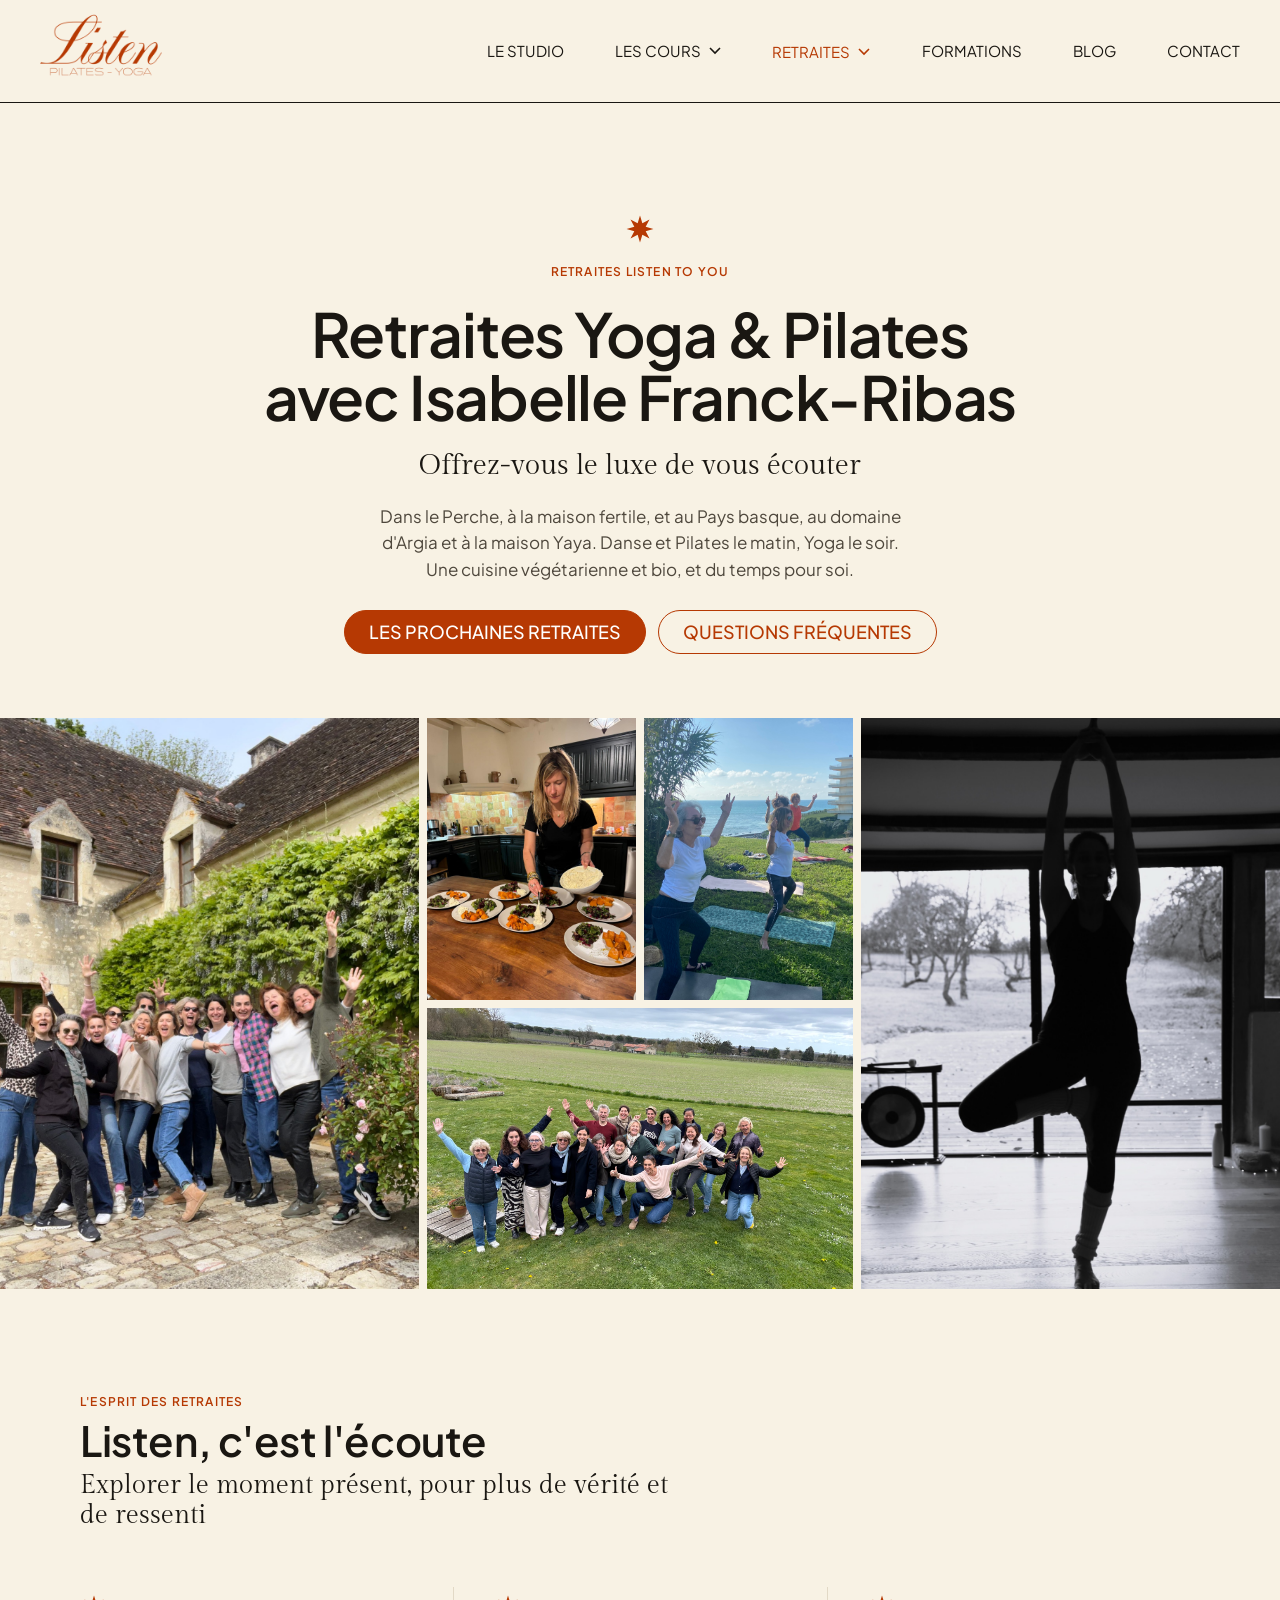
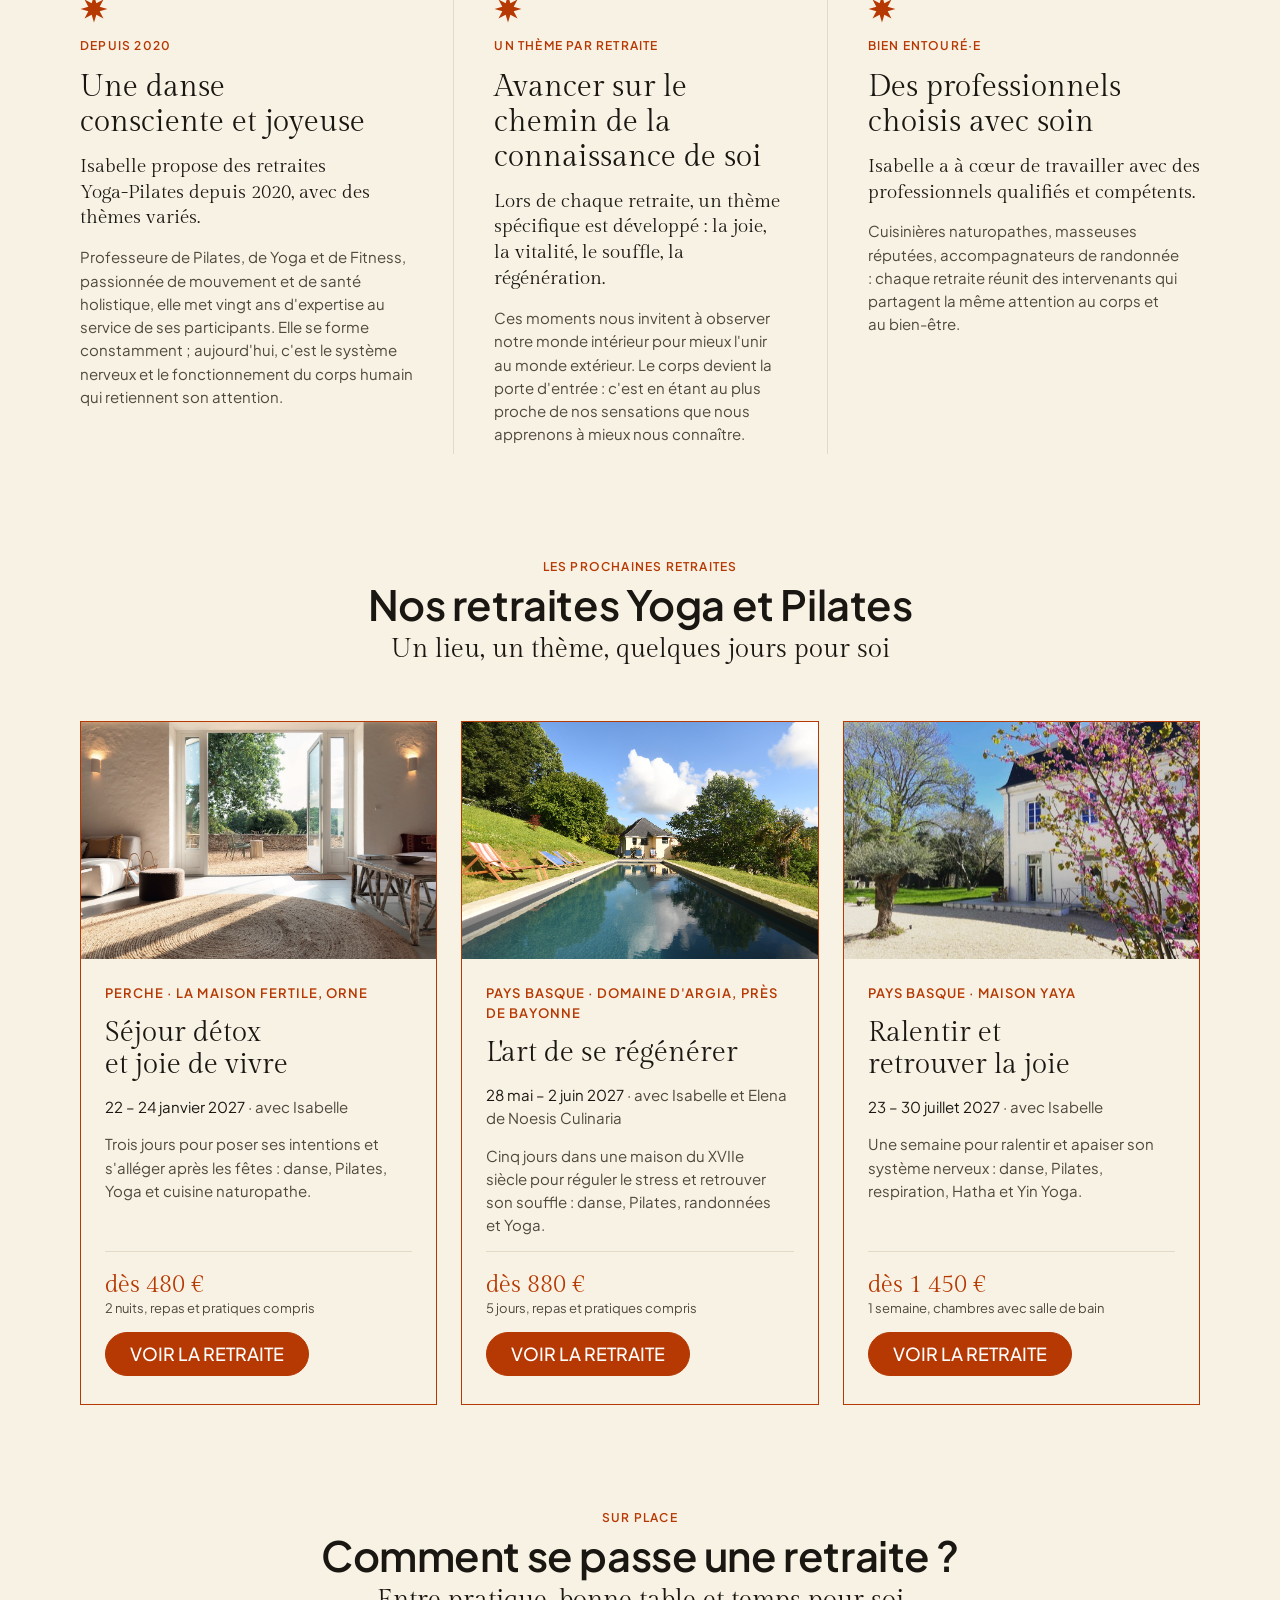
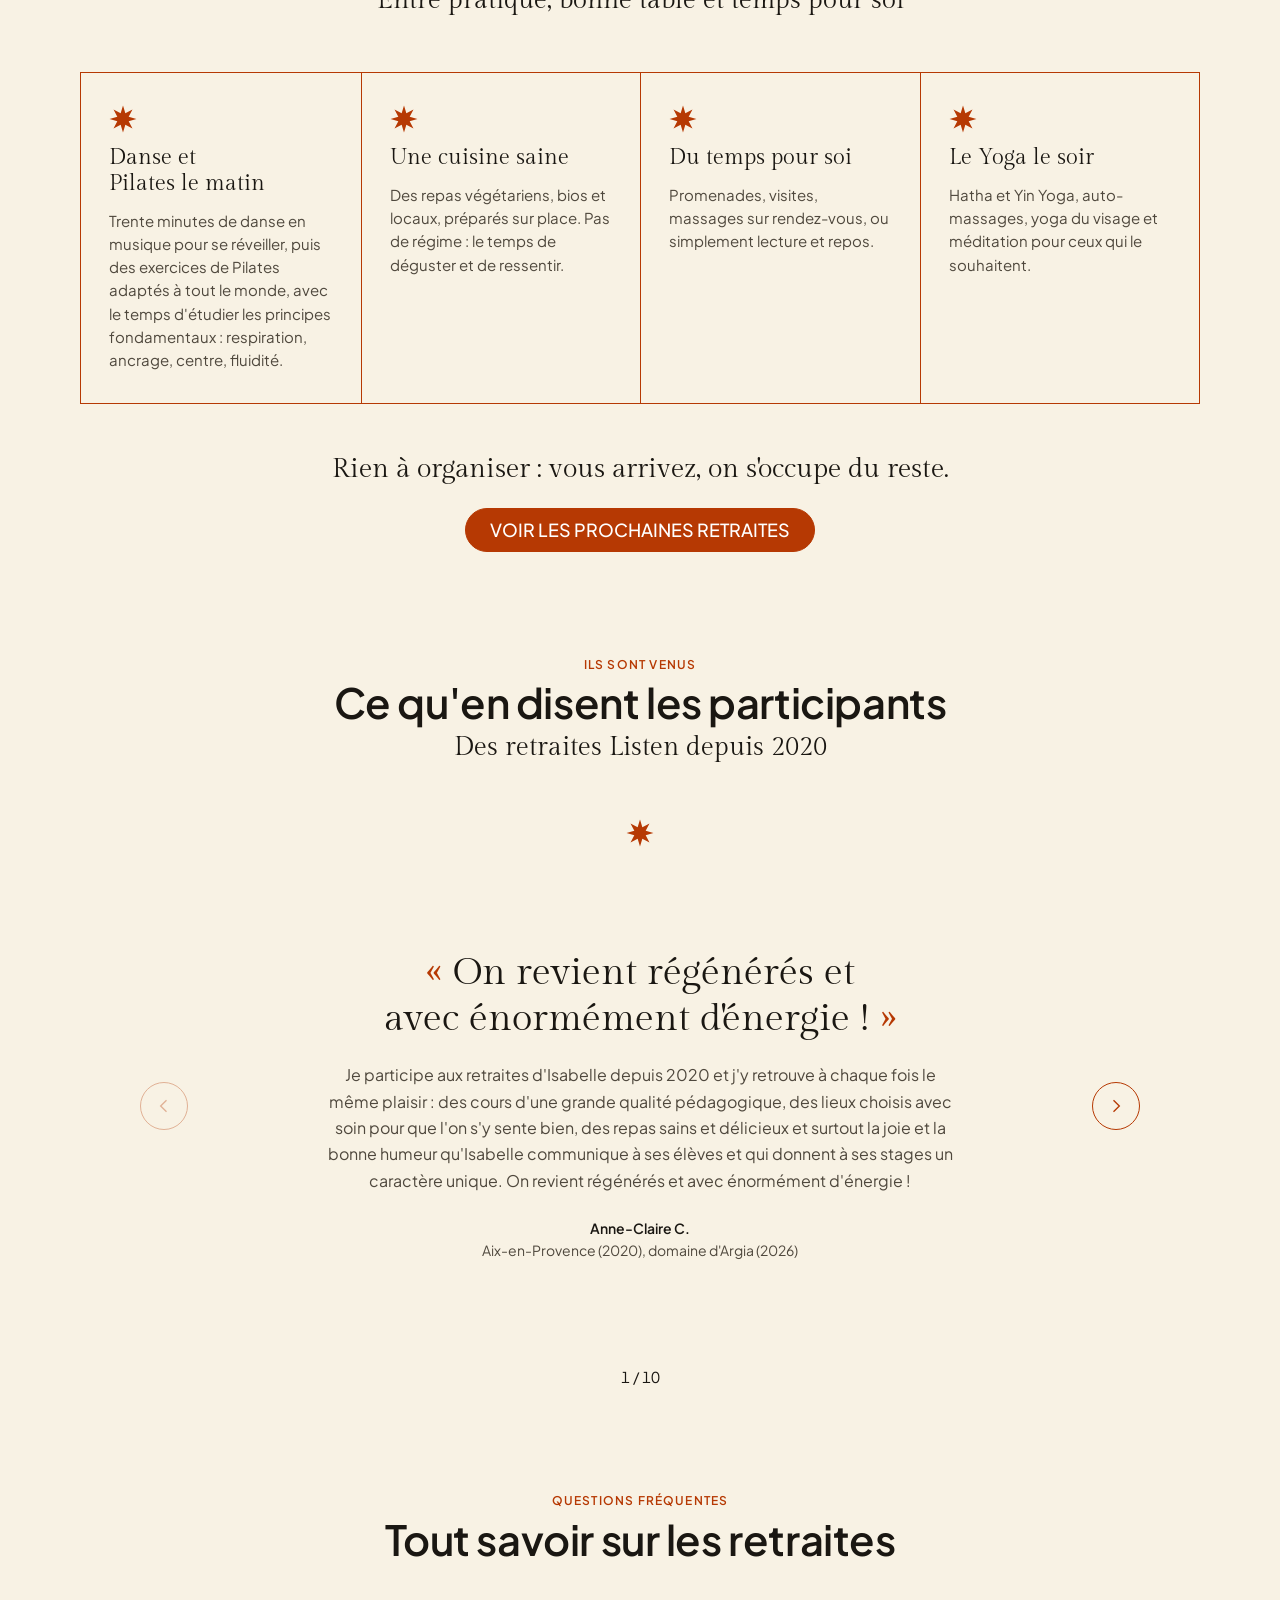
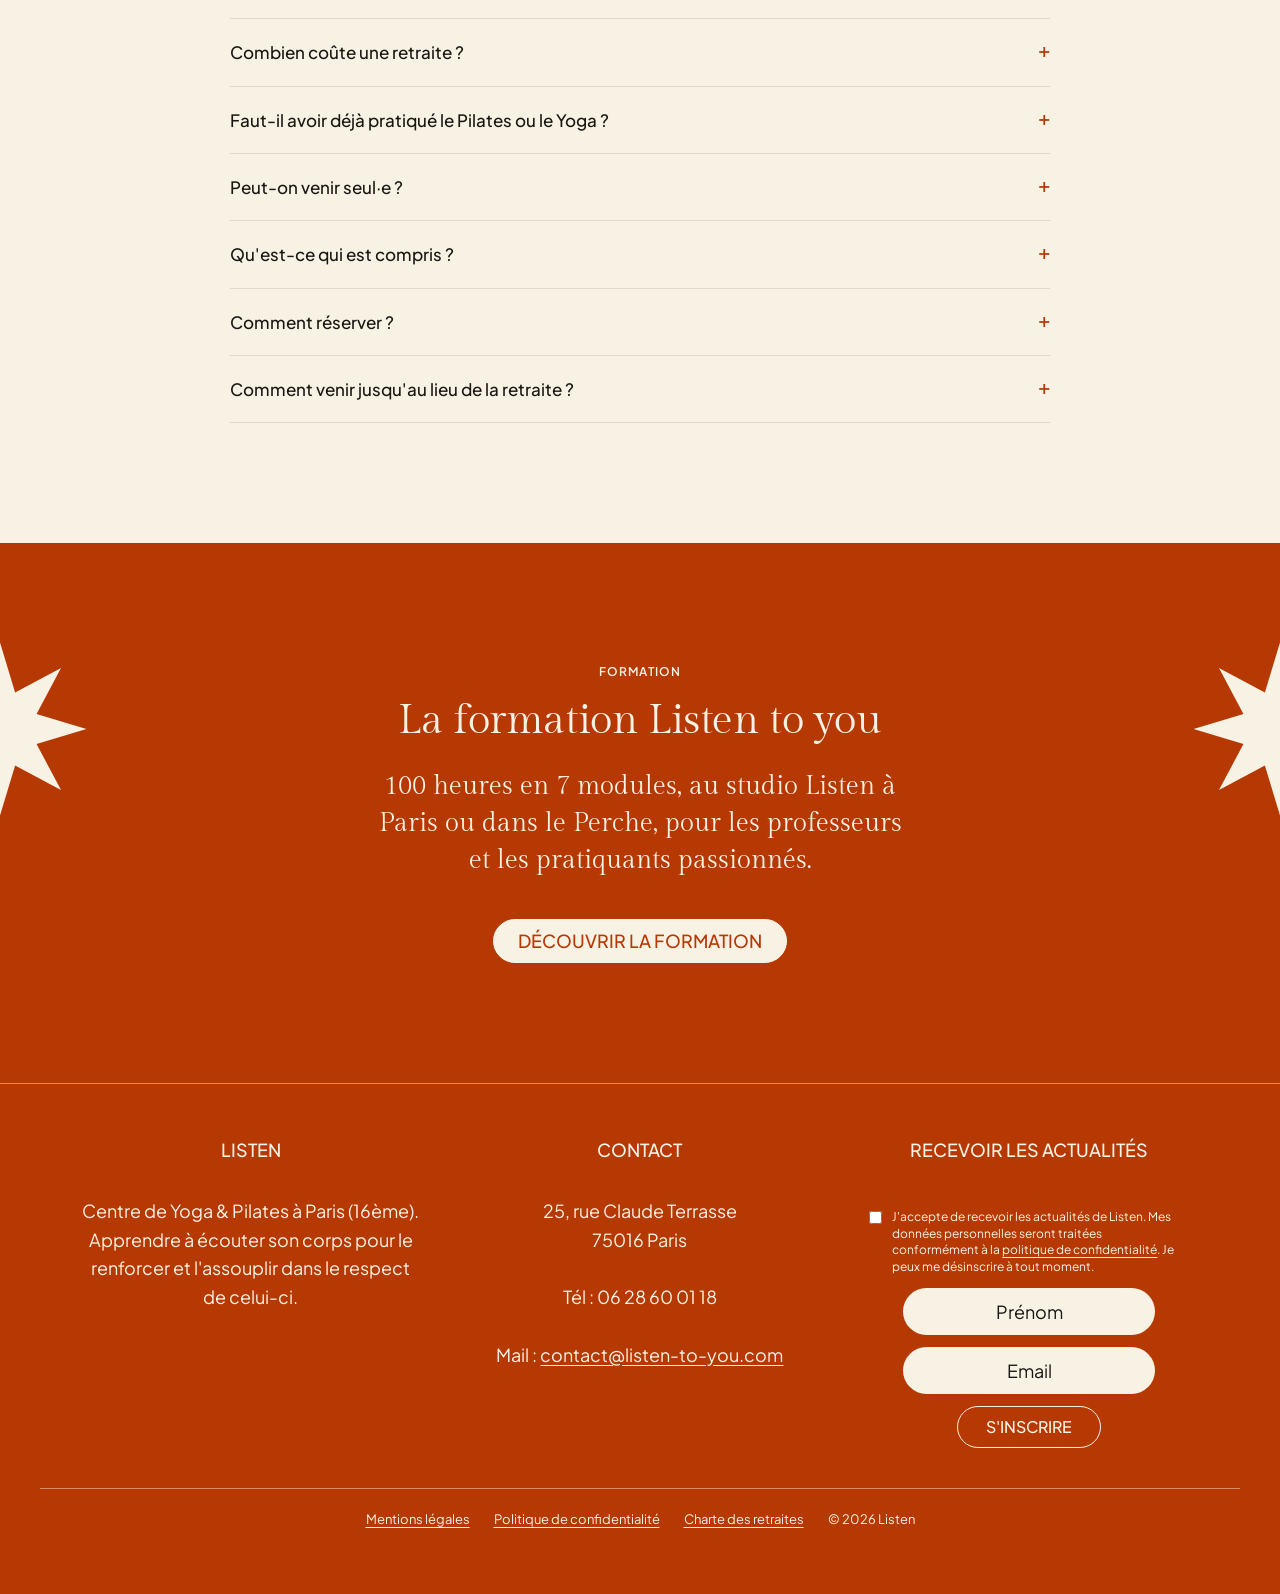
<file: index.html>
<!doctype html>
<html lang="fr">
<meta charset="utf-8">
<title>Listen · Retraites</title>
<!-- L'accueil de la maquette est la page Retraites -->
<meta http-equiv="refresh" content="0; url=retraites.html">
<link rel="canonical" href="retraites.html">
<p><a href="retraites.html">Voir les retraites Listen</a></p>
</file>
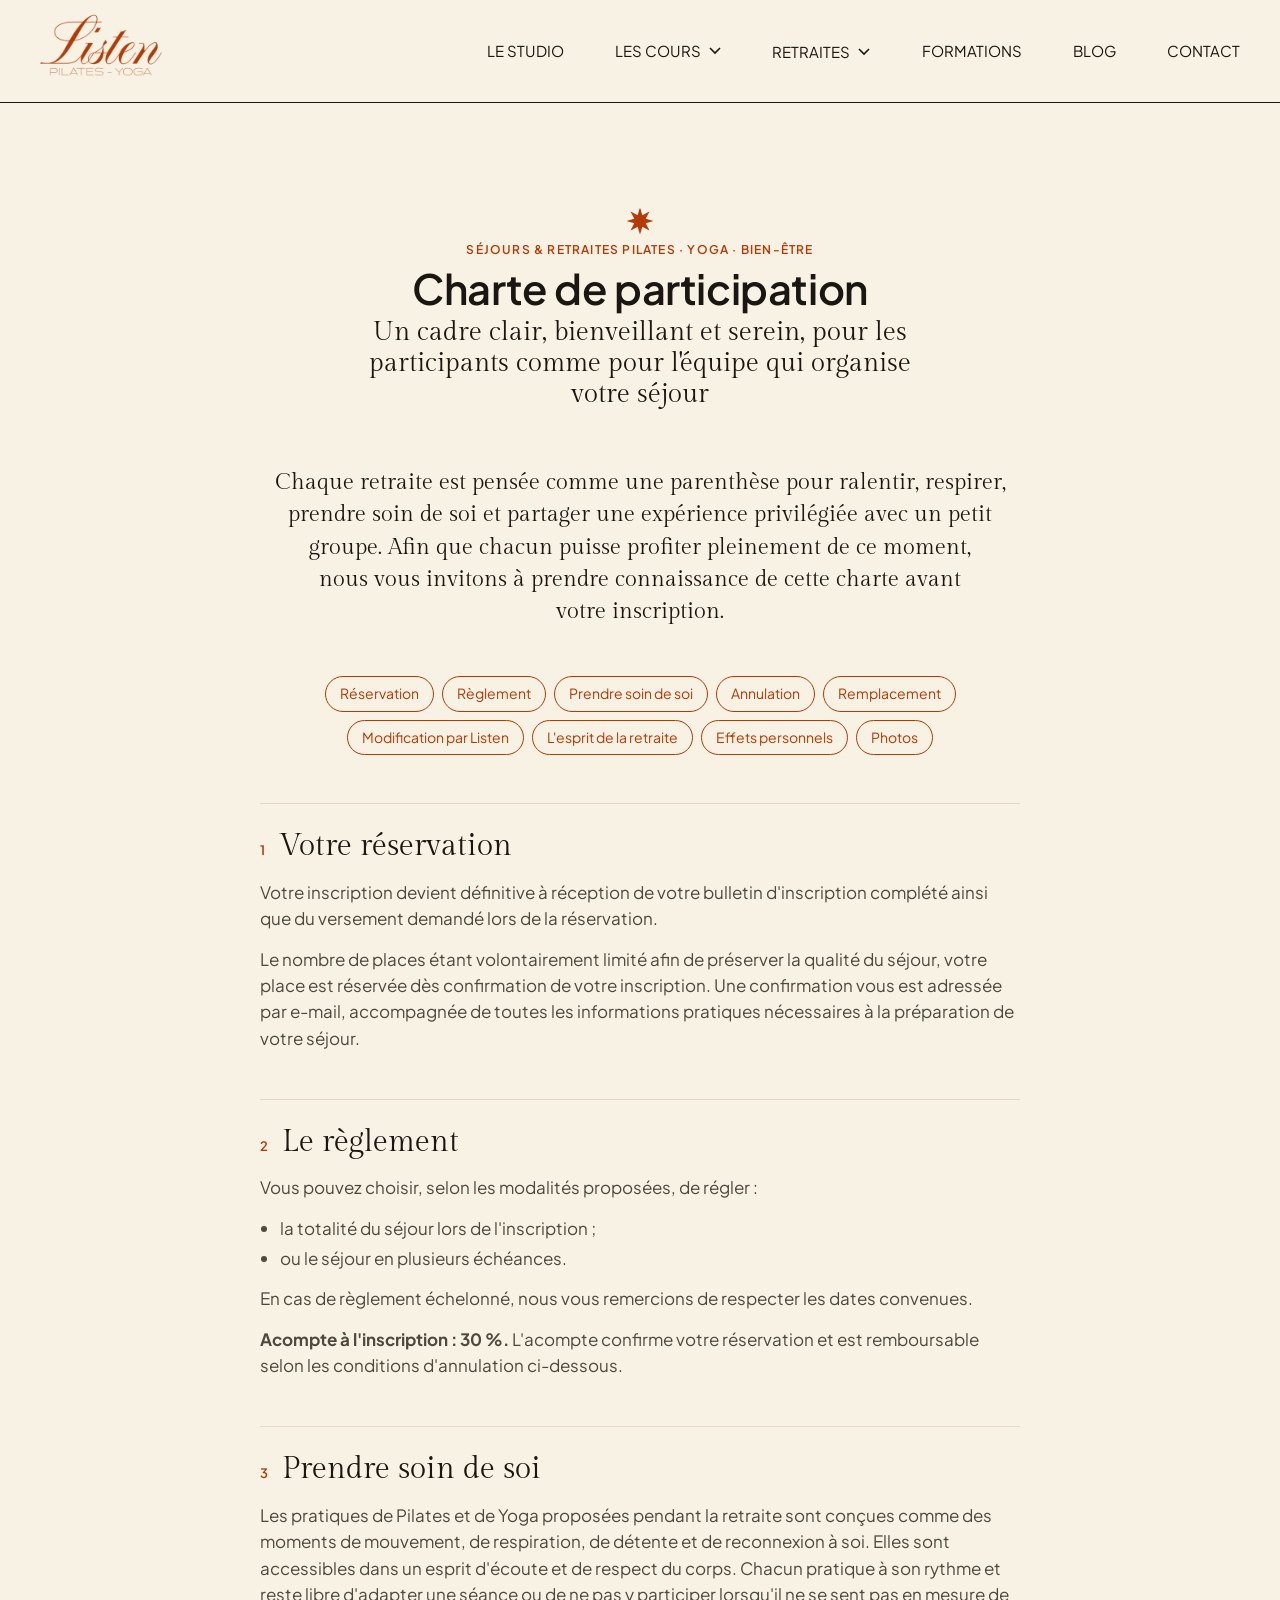
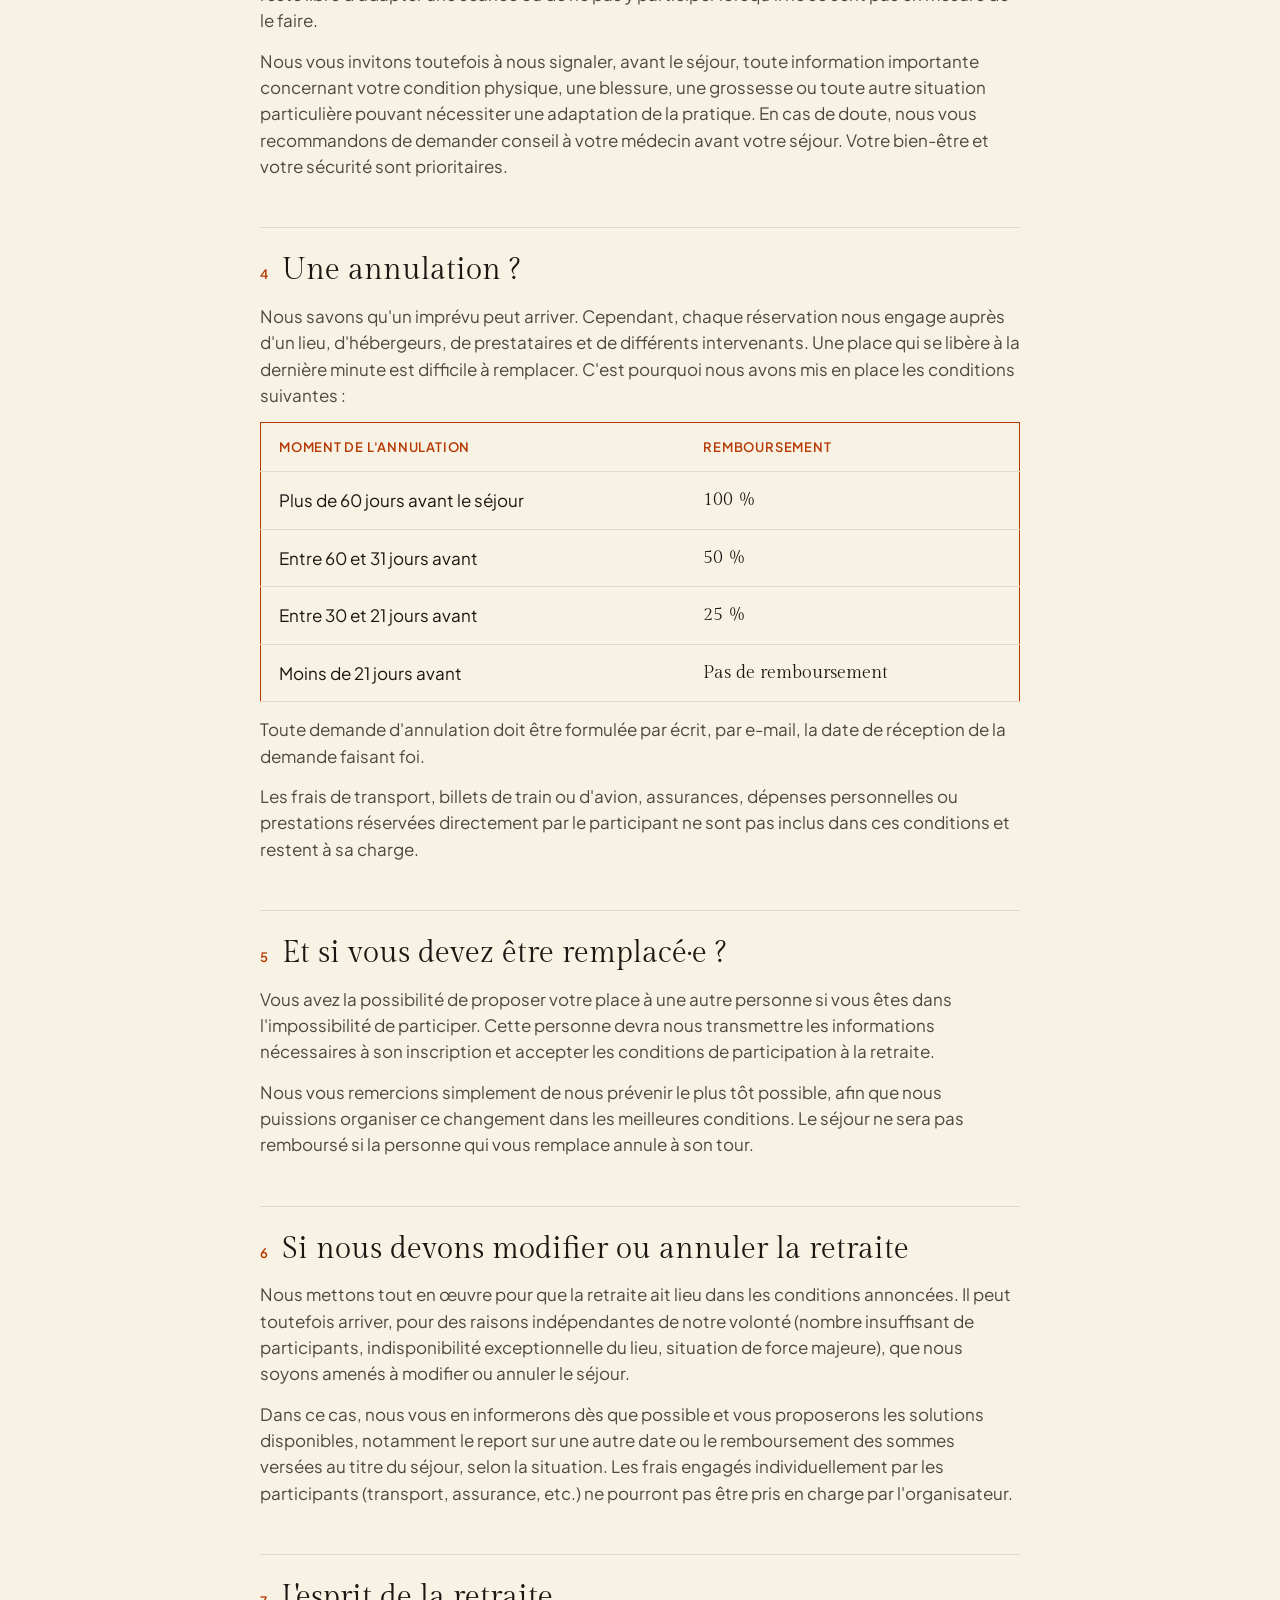
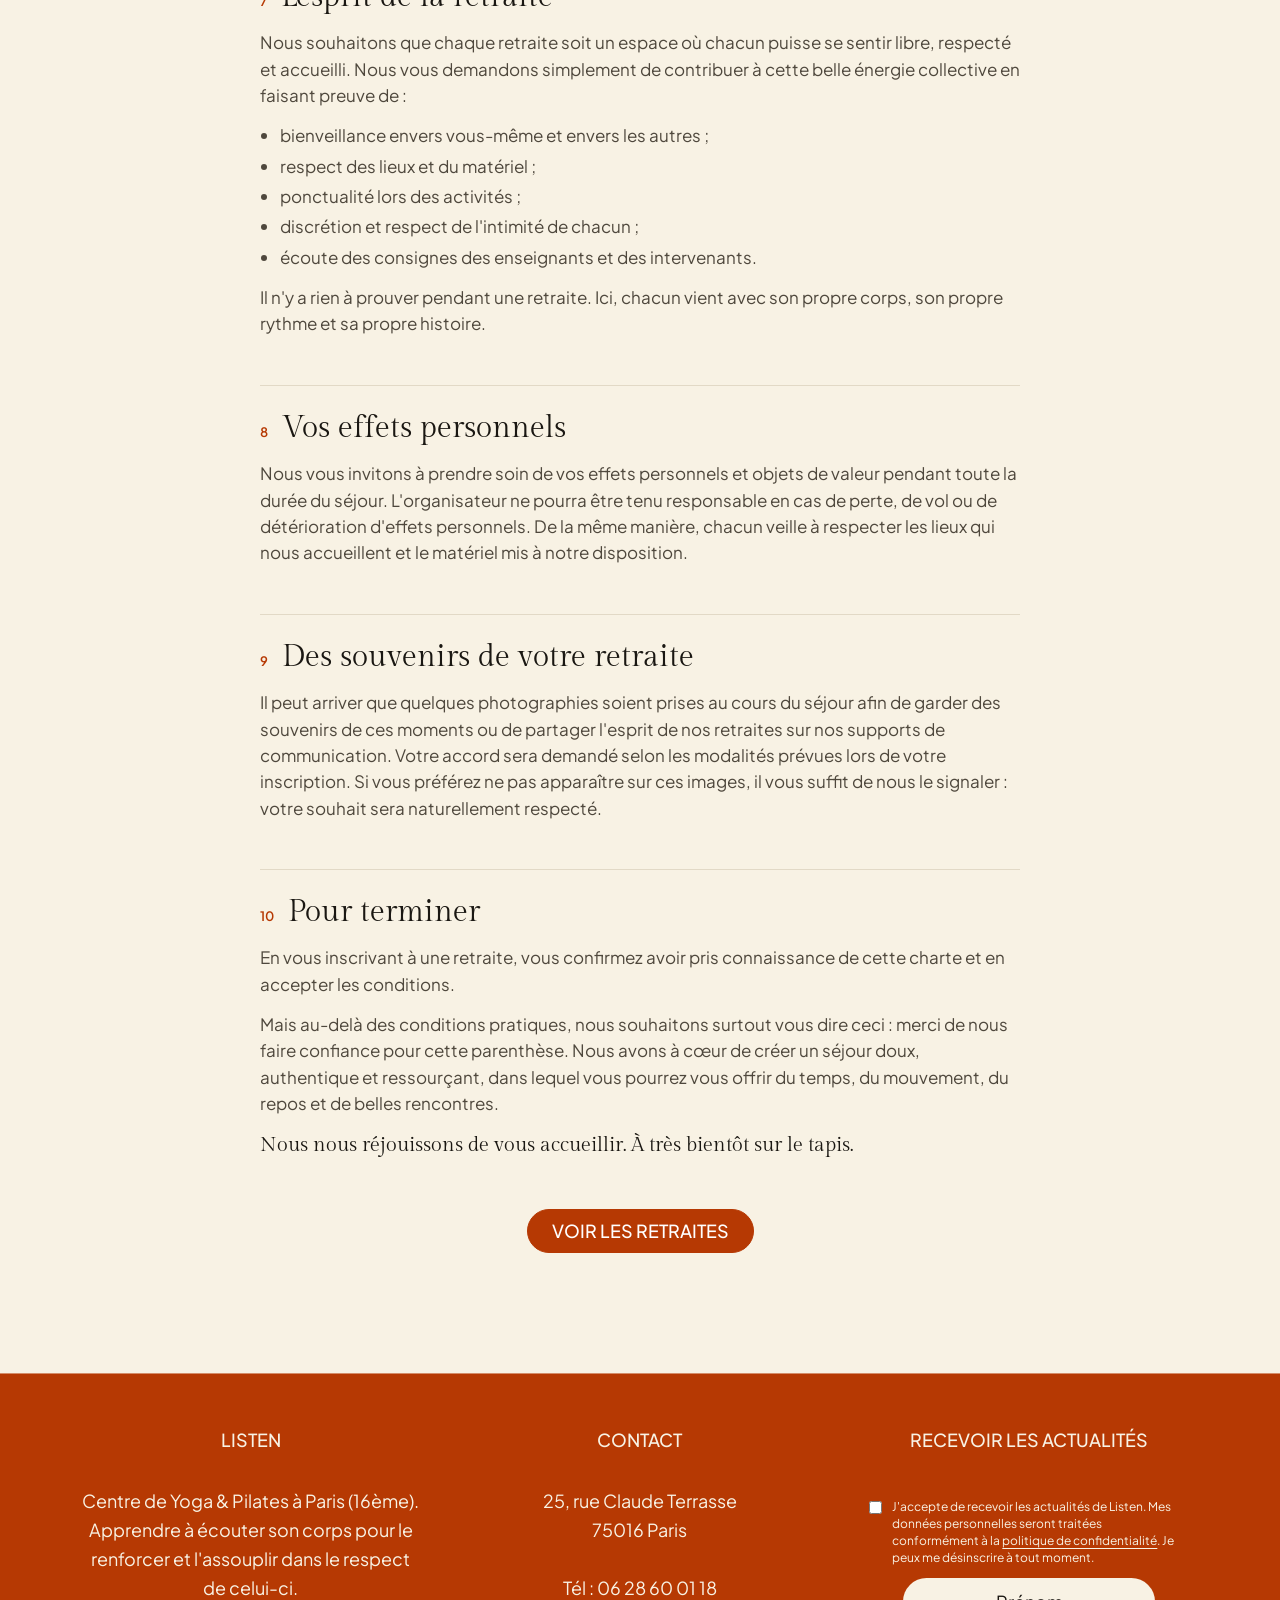
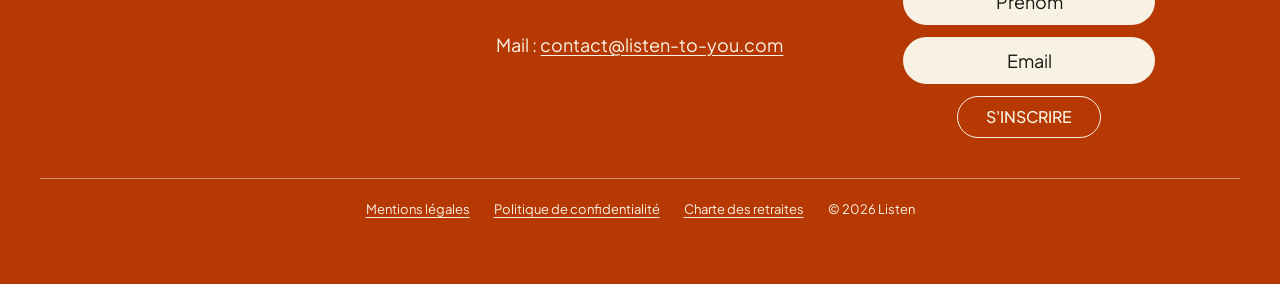
<file: charte.html>
<!doctype html>
<html lang="fr">
<meta charset="utf-8">
<meta name="viewport" content="width=device-width, initial-scale=1, viewport-fit=cover">
<title>Charte de participation aux retraites | Listen</title>
<meta name="description" content="Charte de participation aux retraites Listen : réservation, règlement, conditions d'annulation et de remplacement, esprit des séjours.">
<meta property="og:title" content="Charte de participation aux retraites | Listen">
<meta property="og:description" content="Charte de participation aux retraites Listen : réservation, règlement, conditions d'annulation et de remplacement, esprit des séjours.">
<!-- og:image : à remplacer par l'URL absolue de l'image sur WordPress -->
<meta property="og:image" content="images/hero.jpg">
<meta property="og:type" content="website">
<!-- Données structurées : à compléter à la mise en ligne avec les URL absolues (url, logo, image) -->
<script type="application/ld+json">
{
  "@context": "https://schema.org",
  "@type": "Organization",
  "name": "Listen",
  "description": "Centre de Yoga et de Pilates à Paris (16e) qui organise des retraites Yoga et Pilates dans le Perche et au Pays basque.",
  "email": "contact@listen-to-you.com",
  "telephone": "+33 6 28 60 01 18",
  "address": { "@type": "PostalAddress", "streetAddress": "25, rue Claude Terrasse", "postalCode": "75016", "addressLocality": "Paris", "addressCountry": "FR" },
  "founder": { "@type": "Person", "name": "Isabelle Franck-Ribas", "jobTitle": "Professeure de Pilates et de Yoga" }
}
</script>
<link rel="icon" href="data:image/svg+xml,%3Csvg xmlns='http://www.w3.org/2000/svg' viewBox='0 0 100 100'%3E%3Cpolygon fill='%23B63903' points='50,2 58.4,29.7 83.9,16.1 70.3,41.6 98,50 70.3,58.4 83.9,83.9 58.4,70.3 50,98 41.6,70.3 16.1,83.9 29.7,58.4 2,50 29.7,41.6 16.1,16.1 41.6,29.7'/%3E%3C/svg%3E">
<meta name="claude:viewport-fit-sides" content="cover">
<link rel="preconnect" href="https://fonts.googleapis.com">
<link rel="preconnect" href="https://fonts.gstatic.com" crossorigin>
<link rel="stylesheet" href="https://fonts.googleapis.com/css2?family=Gilda+Display&family=Plus+Jakarta+Sans:wght@400;500;600&display=swap">
<link rel="stylesheet" href="css/retraites.css">

<svg width="0" height="0" style="position:absolute" aria-hidden="true">
  <symbol id="star" viewBox="0 0 100 100"><polygon fill="currentColor" points="50,2 58.4,29.7 83.9,16.1 70.3,41.6 98,50 70.3,58.4 83.9,83.9 58.4,70.3 50,98 41.6,70.3 16.1,83.9 29.7,58.4 2,50 29.7,41.6 16.1,16.1 41.6,29.7"/></symbol>
</svg>

<a class="skip" href="#top">Aller au contenu</a>
<header class="nav">
  <div class="wrap">
    <a class="logo" href="#top"><img src="images/logo-listen.png" alt="Listen, Pilates et Yoga" width="122" height="78"></a>
    <nav class="menu" aria-label="Menu principal">
      <a href="#">Le studio</a>
      <a href="#">Les cours <svg class="chev" viewBox="0 0 12 8" aria-hidden="true"><path d="M1 1l5 5 5-5" fill="none" stroke="currentColor" stroke-width="1.6"/></svg></a>
      <div class="has-sub">
        <a href="retraites.html">Retraites <svg class="chev" viewBox="0 0 12 8" aria-hidden="true"><path d="M1 1l5 5 5-5" fill="none" stroke="currentColor" stroke-width="1.6"/></svg></a>
        <div class="sub"><ul>
          <li><a href="sejour-perche.html"><small>Perche</small>La maison fertile</a></li>
          <li><a href="sejour-argia.html"><small>Pays basque</small>Domaine d'Argia</a></li>
          <li><a href="sejour-yaya.html"><small>Pays basque</small>Maison Yaya</a></li>
        </ul></div>
      </div>
      <a href="formations.html">Formations</a>
      <a href="#">Blog</a>
      <a href="#">Contact</a>
    </nav>
    <details class="menu-m">
      <summary>Menu</summary>
      <nav aria-label="Menu principal">
        <a href="#">Le studio</a>
        <a href="#">Les cours</a>
        <a href="retraites.html">Retraites</a>
        <a class="subl" href="sejour-perche.html">Perche · La maison fertile</a>
        <a class="subl" href="sejour-argia.html">Pays basque · Domaine d'Argia</a>
        <a class="subl" href="sejour-yaya.html">Pays basque · Maison Yaya</a>
        <a href="formations.html">Formations</a>
        <a href="#">Blog</a>
        <a href="#">Contact</a>
      </nav>
    </details>
  </div>
</header>

<main id="top">
  <!-- ============ CHARTE : texte fourni par Isabelle (Documentation/Charte Séjours Listen Pilates_Yoga.docx), sans le bulletin d'inscription ============ -->
  <section class="wrap doc" aria-labelledby="t-charte">
    <div class="head">
      <svg class="star" aria-hidden="true"><use href="#star"/></svg>
      <p class="kicker">Séjours &amp; retraites Pilates · Yoga · Bien-être</p>
      <h1 id="t-charte">Charte de participation</h1>
      <p class="serif">Un cadre clair, bienveillant et serein, pour les participants comme pour l'équipe qui organise votre séjour</p>
    </div>

    <div class="doc-body">
      <p class="lede">Chaque retraite est pensée comme une parenthèse pour ralentir, respirer, prendre soin de soi et partager une expérience privilégiée avec un petit groupe. Afin que chacun puisse profiter pleinement de ce moment, nous vous invitons à prendre connaissance de cette charte avant votre inscription.</p>

      <nav class="doc-toc" aria-label="Sommaire">
        <a href="#reservation">Réservation</a><a href="#reglement">Règlement</a><a href="#pratique">Prendre soin de soi</a><a href="#annulation">Annulation</a><a href="#remplacement">Remplacement</a><a href="#modification">Modification par Listen</a><a href="#esprit">L'esprit de la retraite</a><a href="#effets">Effets personnels</a><a href="#photos">Photos</a>
      </nav>

      <section id="reservation"><h2><span>1</span>Votre réservation</h2>
        <p>Votre inscription devient définitive à réception de votre bulletin d'inscription complété ainsi que du versement demandé lors de la réservation.</p>
        <p>Le nombre de places étant volontairement limité afin de préserver la qualité du séjour, votre place est réservée dès confirmation de votre inscription. Une confirmation vous est adressée par e-mail, accompagnée de toutes les informations pratiques nécessaires à la préparation de votre séjour.</p>
      </section>

      <section id="reglement"><h2><span>2</span>Le règlement</h2>
        <p>Vous pouvez choisir, selon les modalités proposées, de régler :</p>
        <ul><li>la totalité du séjour lors de l'inscription ;</li><li>ou le séjour en plusieurs échéances.</li></ul>
        <p>En cas de règlement échelonné, nous vous remercions de respecter les dates convenues.</p>
        <p><b>Acompte à l'inscription : 30 %.</b> L'acompte confirme votre réservation et est remboursable selon les conditions d'annulation ci-dessous.</p>
      </section>

      <section id="pratique"><h2><span>3</span>Prendre soin de soi</h2>
        <p>Les pratiques de Pilates et de Yoga proposées pendant la retraite sont conçues comme des moments de mouvement, de respiration, de détente et de reconnexion à soi. Elles sont accessibles dans un esprit d'écoute et de respect du corps. Chacun pratique à son rythme et reste libre d'adapter une séance ou de ne pas y participer lorsqu'il ne se sent pas en mesure de le faire.</p>
        <p>Nous vous invitons toutefois à nous signaler, avant le séjour, toute information importante concernant votre condition physique, une blessure, une grossesse ou toute autre situation particulière pouvant nécessiter une adaptation de la pratique. En cas de doute, nous vous recommandons de demander conseil à votre médecin avant votre séjour. Votre bien-être et votre sécurité sont prioritaires.</p>
      </section>

      <section id="annulation"><h2><span>4</span>Une annulation ?</h2>
        <p>Nous savons qu'un imprévu peut arriver. Cependant, chaque réservation nous engage auprès d'un lieu, d'hébergeurs, de prestataires et de différents intervenants. Une place qui se libère à la dernière minute est difficile à remplacer. C'est pourquoi nous avons mis en place les conditions suivantes :</p>
        <table class="doc-table">
          <thead><tr><th scope="col">Moment de l'annulation</th><th scope="col">Remboursement</th></tr></thead>
          <tbody>
            <tr><td>Plus de 60 jours avant le séjour</td><td>100 %</td></tr>
            <tr><td>Entre 60 et 31 jours avant</td><td>50 %</td></tr>
            <tr><td>Entre 30 et 21 jours avant</td><td>25 %</td></tr>
            <tr><td>Moins de 21 jours avant</td><td>Pas de remboursement</td></tr>
          </tbody>
        </table>
        <p>Toute demande d'annulation doit être formulée par écrit, par e-mail, la date de réception de la demande faisant foi.</p>
        <p>Les frais de transport, billets de train ou d'avion, assurances, dépenses personnelles ou prestations réservées directement par le participant ne sont pas inclus dans ces conditions et restent à sa charge.</p>
      </section>

      <section id="remplacement"><h2><span>5</span>Et si vous devez être remplacé·e ?</h2>
        <p>Vous avez la possibilité de proposer votre place à une autre personne si vous êtes dans l'impossibilité de participer. Cette personne devra nous transmettre les informations nécessaires à son inscription et accepter les conditions de participation à la retraite.</p>
        <p>Nous vous remercions simplement de nous prévenir le plus tôt possible, afin que nous puissions organiser ce changement dans les meilleures conditions. Le séjour ne sera pas remboursé si la personne qui vous remplace annule à son tour.</p>
      </section>

      <section id="modification"><h2><span>6</span>Si nous devons modifier ou annuler la retraite</h2>
        <p>Nous mettons tout en œuvre pour que la retraite ait lieu dans les conditions annoncées. Il peut toutefois arriver, pour des raisons indépendantes de notre volonté (nombre insuffisant de participants, indisponibilité exceptionnelle du lieu, situation de force majeure), que nous soyons amenés à modifier ou annuler le séjour.</p>
        <p>Dans ce cas, nous vous en informerons dès que possible et vous proposerons les solutions disponibles, notamment le report sur une autre date ou le remboursement des sommes versées au titre du séjour, selon la situation. Les frais engagés individuellement par les participants (transport, assurance, etc.) ne pourront pas être pris en charge par l'organisateur.</p>
      </section>

      <section id="esprit"><h2><span>7</span>L'esprit de la retraite</h2>
        <p>Nous souhaitons que chaque retraite soit un espace où chacun puisse se sentir libre, respecté et accueilli. Nous vous demandons simplement de contribuer à cette belle énergie collective en faisant preuve de :</p>
        <ul><li>bienveillance envers vous-même et envers les autres ;</li><li>respect des lieux et du matériel ;</li><li>ponctualité lors des activités ;</li><li>discrétion et respect de l'intimité de chacun ;</li><li>écoute des consignes des enseignants et des intervenants.</li></ul>
        <p>Il n'y a rien à prouver pendant une retraite. Ici, chacun vient avec son propre corps, son propre rythme et sa propre histoire.</p>
      </section>

      <section id="effets"><h2><span>8</span>Vos effets personnels</h2>
        <p>Nous vous invitons à prendre soin de vos effets personnels et objets de valeur pendant toute la durée du séjour. L'organisateur ne pourra être tenu responsable en cas de perte, de vol ou de détérioration d'effets personnels. De la même manière, chacun veille à respecter les lieux qui nous accueillent et le matériel mis à notre disposition.</p>
      </section>

      <section id="photos"><h2><span>9</span>Des souvenirs de votre retraite</h2>
        <p>Il peut arriver que quelques photographies soient prises au cours du séjour afin de garder des souvenirs de ces moments ou de partager l'esprit de nos retraites sur nos supports de communication. Votre accord sera demandé selon les modalités prévues lors de votre inscription. Si vous préférez ne pas apparaître sur ces images, il vous suffit de nous le signaler : votre souhait sera naturellement respecté.</p>
      </section>

      <section id="fin"><h2><span>10</span>Pour terminer</h2>
        <p>En vous inscrivant à une retraite, vous confirmez avoir pris connaissance de cette charte et en accepter les conditions.</p>
        <p>Mais au-delà des conditions pratiques, nous souhaitons surtout vous dire ceci : merci de nous faire confiance pour cette parenthèse. Nous avons à cœur de créer un séjour doux, authentique et ressourçant, dans lequel vous pourrez vous offrir du temps, du mouvement, du repos et de belles rencontres.</p>
        <p class="doc-sign">Nous nous réjouissons de vous accueillir. À très bientôt sur le tapis.</p>
      </section>

      <p class="doc-back"><a class="btn" href="retraites.html">Voir les retraites</a></p>
    </div>
  </section>
</main>

<footer>
  <div class="wrap">
    <div>
      <h2>Listen</h2>
      <p>Centre de Yoga &amp; Pilates à Paris (16ème).</p>
      <p>Apprendre à écouter son corps pour le renforcer et l'assouplir dans le respect de celui-ci.</p>
    </div>
    <div>
      <h2>Contact</h2>
      <address>25, rue Claude Terrasse<br>75016 Paris<br><br>Tél : 06 28 60 01 18<br><br>Mail : <a href="mailto:contact@listen-to-you.com">contact@listen-to-you.com</a></address>
    </div>
    <form class="news" id="actus" onsubmit="event.preventDefault()">
      <h2>Recevoir les actualités</h2>
      <label class="ok"><input id="n-ok" type="checkbox" name="consent" required><span>J'accepte de recevoir les actualités de Listen. Mes données personnelles seront traitées conformément à la <a href="#">politique de confidentialité</a>. Je peux me désinscrire à tout moment.</span></label>
      <input id="n-prenom" type="text" name="prenom" placeholder="Prénom" aria-label="Prénom" autocomplete="given-name">
      <input id="n-email" type="email" name="email" placeholder="Email" aria-label="E-mail" autocomplete="email">
      <button type="submit">S'inscrire</button>
    </form>
  </div>
  <div class="wrap legal">
    <a href="#">Mentions légales</a>
    <a href="#">Politique de confidentialité</a>
    <a href="charte.html">Charte des retraites</a>
    <span>© 2026 Listen</span>
  </div>
</footer>
</file>
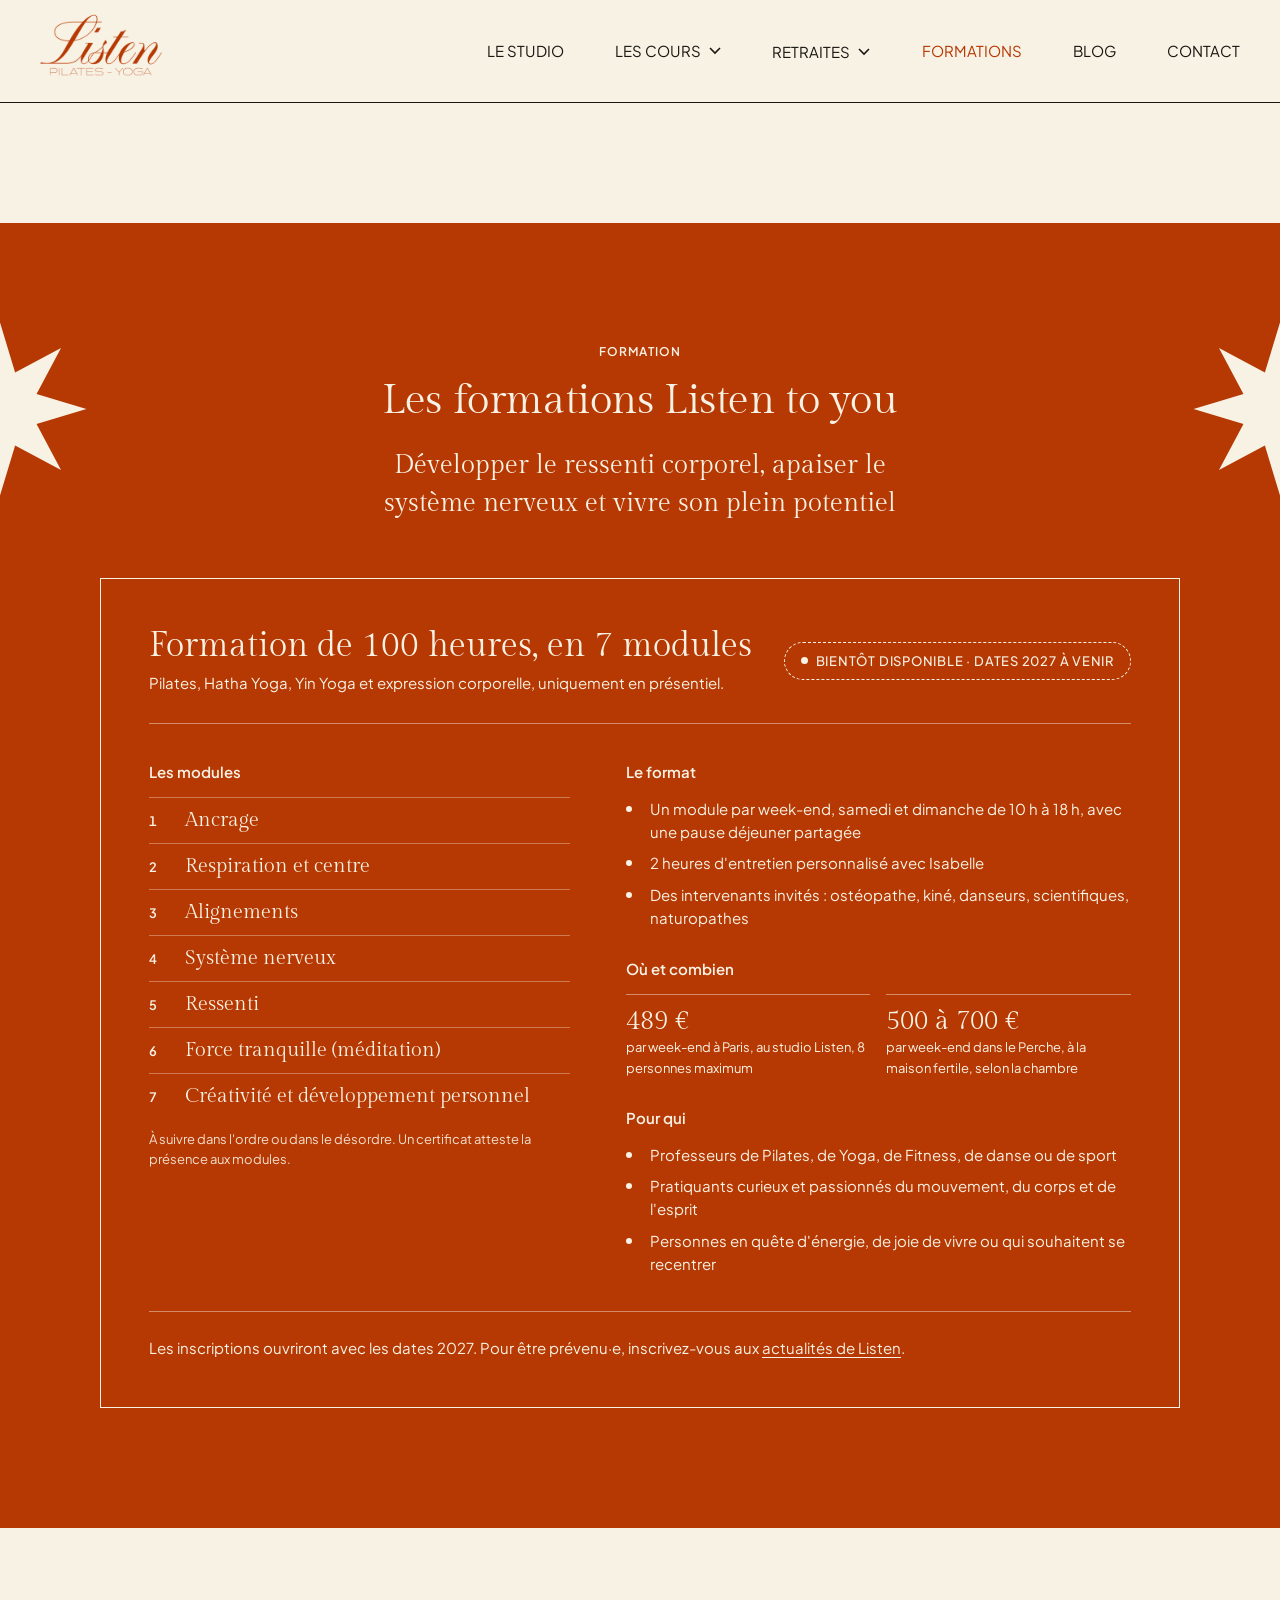
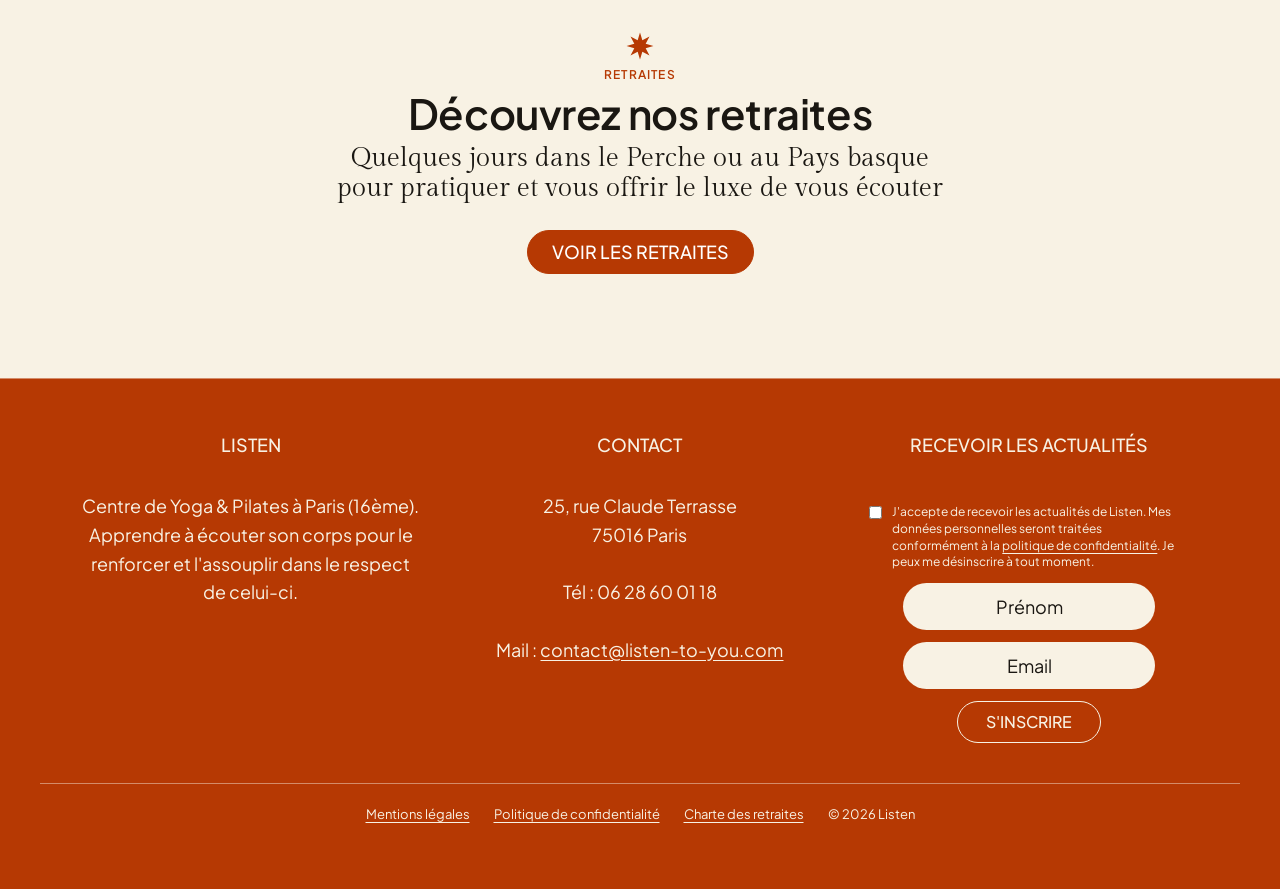
<file: formations.html>
<!doctype html>
<html lang="fr">
<meta charset="utf-8">
<meta name="viewport" content="width=device-width, initial-scale=1, viewport-fit=cover">
<title>Formation Listen to you · Pilates et Yoga | Listen</title>
<meta name="description" content="La formation Listen to you : 100 heures en 7 modules (Pilates, Hatha Yoga, Yin Yoga, expression corporelle) avec Isabelle Franck-Ribas, à Paris ou dans le Perche. Dès 489 € le week-end.">
<meta property="og:title" content="Formation Listen to you · Pilates et Yoga | Listen">
<meta property="og:description" content="La formation Listen to you : 100 heures en 7 modules (Pilates, Hatha Yoga, Yin Yoga, expression corporelle) avec Isabelle Franck-Ribas, à Paris ou dans le Perche. Dès 489 € le week-end.">
<!-- og:image : à remplacer par l'URL absolue de l'image sur WordPress -->
<meta property="og:image" content="images/hero.jpg">
<meta property="og:type" content="website">
<!-- Données structurées : à compléter à la mise en ligne avec les URL absolues (url, logo, image) -->
<script type="application/ld+json">
{
  "@context": "https://schema.org",
  "@type": "Organization",
  "name": "Listen",
  "description": "Centre de Yoga et de Pilates à Paris (16e) qui organise des retraites Yoga et Pilates dans le Perche et au Pays basque.",
  "email": "contact@listen-to-you.com",
  "telephone": "+33 6 28 60 01 18",
  "address": { "@type": "PostalAddress", "streetAddress": "25, rue Claude Terrasse", "postalCode": "75016", "addressLocality": "Paris", "addressCountry": "FR" },
  "founder": { "@type": "Person", "name": "Isabelle Franck-Ribas", "jobTitle": "Professeure de Pilates et de Yoga" }
}
</script>
<link rel="icon" href="data:image/svg+xml,%3Csvg xmlns='http://www.w3.org/2000/svg' viewBox='0 0 100 100'%3E%3Cpolygon fill='%23B63903' points='50,2 58.4,29.7 83.9,16.1 70.3,41.6 98,50 70.3,58.4 83.9,83.9 58.4,70.3 50,98 41.6,70.3 16.1,83.9 29.7,58.4 2,50 29.7,41.6 16.1,16.1 41.6,29.7'/%3E%3C/svg%3E">
<meta name="claude:viewport-fit-sides" content="cover">
<link rel="preconnect" href="https://fonts.googleapis.com">
<link rel="preconnect" href="https://fonts.gstatic.com" crossorigin>
<link rel="stylesheet" href="https://fonts.googleapis.com/css2?family=Gilda+Display&family=Plus+Jakarta+Sans:wght@400;500;600&display=swap">
<link rel="stylesheet" href="css/retraites.css">

<svg width="0" height="0" style="position:absolute" aria-hidden="true">
  <symbol id="star" viewBox="0 0 100 100"><polygon fill="currentColor" points="50,2 58.4,29.7 83.9,16.1 70.3,41.6 98,50 70.3,58.4 83.9,83.9 58.4,70.3 50,98 41.6,70.3 16.1,83.9 29.7,58.4 2,50 29.7,41.6 16.1,16.1 41.6,29.7"/></symbol>
</svg>

<a class="skip" href="#top">Aller au contenu</a>
<header class="nav">
  <div class="wrap">
    <a class="logo" href="#top"><img src="images/logo-listen.png" alt="Listen, Pilates et Yoga" width="122" height="78"></a>
    <nav class="menu" aria-label="Menu principal">
      <a href="#">Le studio</a>
      <a href="#">Les cours <svg class="chev" viewBox="0 0 12 8" aria-hidden="true"><path d="M1 1l5 5 5-5" fill="none" stroke="currentColor" stroke-width="1.6"/></svg></a>
      <div class="has-sub">
        <a href="retraites.html">Retraites <svg class="chev" viewBox="0 0 12 8" aria-hidden="true"><path d="M1 1l5 5 5-5" fill="none" stroke="currentColor" stroke-width="1.6"/></svg></a>
        <div class="sub"><ul>
          <li><a href="sejour-perche.html"><small>Perche</small>La maison fertile</a></li>
          <li><a href="sejour-argia.html"><small>Pays basque</small>Domaine d'Argia</a></li>
          <li><a href="sejour-yaya.html"><small>Pays basque</small>Maison Yaya</a></li>
        </ul></div>
      </div>
      <a href="#top" aria-current="page">Formations</a>
      <a href="#">Blog</a>
      <a href="#">Contact</a>
    </nav>
    <details class="menu-m">
      <summary>Menu</summary>
      <nav aria-label="Menu principal">
        <a href="#">Le studio</a>
        <a href="#">Les cours</a>
        <a href="retraites.html">Retraites</a>
        <a class="subl" href="sejour-perche.html">Perche · La maison fertile</a>
        <a class="subl" href="sejour-argia.html">Pays basque · Domaine d'Argia</a>
        <a class="subl" href="sejour-yaya.html">Pays basque · Maison Yaya</a>
        <a href="#top" aria-current="page">Formations</a>
        <a href="#">Blog</a>
        <a href="#">Contact</a>
      </nav>
    </details>
  </div>
</header>

<main id="top">
  <!-- ============ FORMATION : reprise de la section Formation de l'ancienne page « Retraites et formations » ============ -->
  <section class="band" id="formation" aria-labelledby="t-formation">
    <svg class="band-star l" aria-hidden="true"><use href="#star"/></svg>
    <svg class="band-star r" aria-hidden="true"><use href="#star"/></svg>
    <div class="wrap">
      <div class="head">
        <p class="kicker">Formation</p>
        <h1 id="t-formation">Les formations Listen to you</h1>
        <p class="serif">Développer le ressenti corporel, apaiser le système nerveux et vivre son plein potentiel</p>
      </div>

      <article class="course" aria-labelledby="t-course">
        <div class="course-top">
          <div>
            <h2 id="t-course">Formation de 100 heures, en 7 modules</h2>
            <p>Pilates, Hatha Yoga, Yin Yoga et expression corporelle, uniquement en présentiel.</p>
          </div>
          <span class="soon">Bientôt disponible · dates 2027 à venir</span>
        </div>

        <div class="course-grid">
          <div>
            <h3>Les modules</h3>
            <ol class="modules">
              <li>Ancrage</li>
              <li>Respiration et centre</li>
              <li>Alignements</li>
              <li>Système nerveux</li>
              <li>Ressenti</li>
              <li>Force tranquille (méditation)</li>
              <li>Créativité et développement personnel</li>
            </ol>
            <p>À suivre dans l'ordre ou dans le désordre. Un certificat atteste la présence aux modules.</p>
          </div>

          <div class="facts">
            <div>
              <h3>Le format</h3>
              <ul>
                <li><span>Un module par week-end, samedi et dimanche de 10 h à 18 h, avec une pause déjeuner partagée</span></li>
                <li><span>2 heures d'entretien personnalisé avec Isabelle</span></li>
                <li><span>Des intervenants invités : ostéopathe, kiné, danseurs, scientifiques, naturopathes</span></li>
              </ul>
            </div>
            <div>
              <h3>Où et combien</h3>
              <div class="prices">
                <div><b>489 €</b><span>par week-end à Paris, au studio Listen, 8 personnes maximum</span></div>
                <div><b>500 à 700 €</b><span>par week-end dans le Perche, à la maison fertile, selon la chambre</span></div>
              </div>
            </div>
            <div>
              <h3>Pour qui</h3>
              <ul>
                <li><span>Professeurs de Pilates, de Yoga, de Fitness, de danse ou de sport</span></li>
                <li><span>Pratiquants curieux et passionnés du mouvement, du corps et de l'esprit</span></li>
                <li><span>Personnes en quête d'énergie, de joie de vivre ou qui souhaitent se recentrer</span></li>
              </ul>
            </div>
          </div>
        </div>

        <p class="course-note">Les inscriptions ouvriront avec les dates 2027. Pour être prévenu·e, inscrivez-vous aux <a href="#actus">actualités de Listen</a>.</p>
      </article>
    </div>
  </section>

  <!-- ============ RENVOI VERS LES RETRAITES ============ -->
  <section class="wrap next" aria-labelledby="t-next">
    <div class="head">
      <svg class="star" aria-hidden="true"><use href="#star"/></svg>
      <p class="kicker">Retraites</p>
      <h2 id="t-next">Découvrez nos retraites</h2>
      <p class="serif">Quelques jours dans le Perche ou au Pays basque pour pratiquer et vous offrir le luxe de vous écouter</p>
      <a class="btn" href="retraites.html">Voir les retraites</a>
    </div>
  </section>
</main>

<footer>
  <div class="wrap">
    <div>
      <h2>Listen</h2>
      <p>Centre de Yoga &amp; Pilates à Paris (16ème).</p>
      <p>Apprendre à écouter son corps pour le renforcer et l'assouplir dans le respect de celui-ci.</p>
    </div>
    <div>
      <h2>Contact</h2>
      <address>25, rue Claude Terrasse<br>75016 Paris<br><br>Tél : 06 28 60 01 18<br><br>Mail : <a href="mailto:contact@listen-to-you.com">contact@listen-to-you.com</a></address>
    </div>
    <form class="news" id="actus" onsubmit="event.preventDefault()">
      <h2>Recevoir les actualités</h2>
      <label class="ok"><input id="n-ok" type="checkbox" name="consent" required><span>J'accepte de recevoir les actualités de Listen. Mes données personnelles seront traitées conformément à la <a href="#">politique de confidentialité</a>. Je peux me désinscrire à tout moment.</span></label>
      <input id="n-prenom" type="text" name="prenom" placeholder="Prénom" aria-label="Prénom" autocomplete="given-name">
      <input id="n-email" type="email" name="email" placeholder="Email" aria-label="E-mail" autocomplete="email">
      <button type="submit">S'inscrire</button>
    </form>
  </div>
  <div class="wrap legal">
    <a href="#">Mentions légales</a>
    <a href="#">Politique de confidentialité</a>
    <a href="charte.html">Charte des retraites</a>
    <span>© 2026 Listen</span>
  </div>
</footer>
</file>
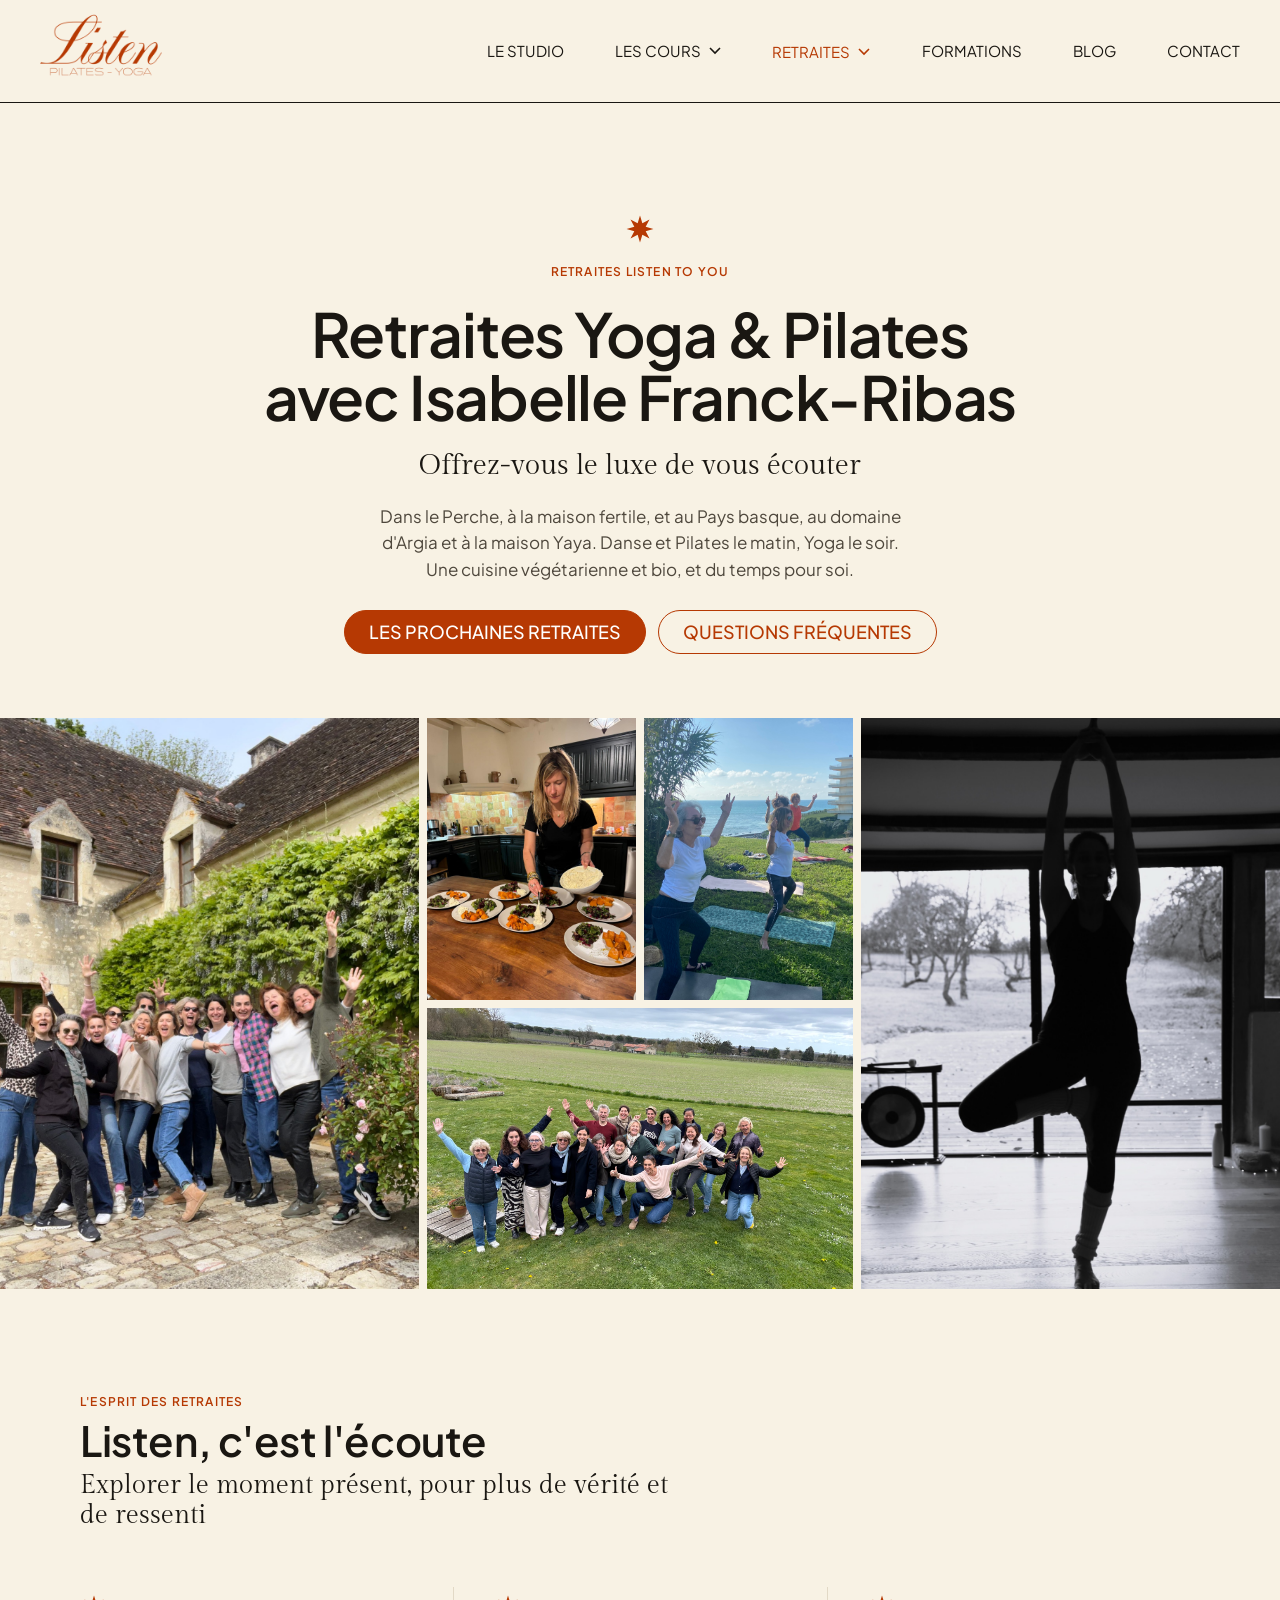
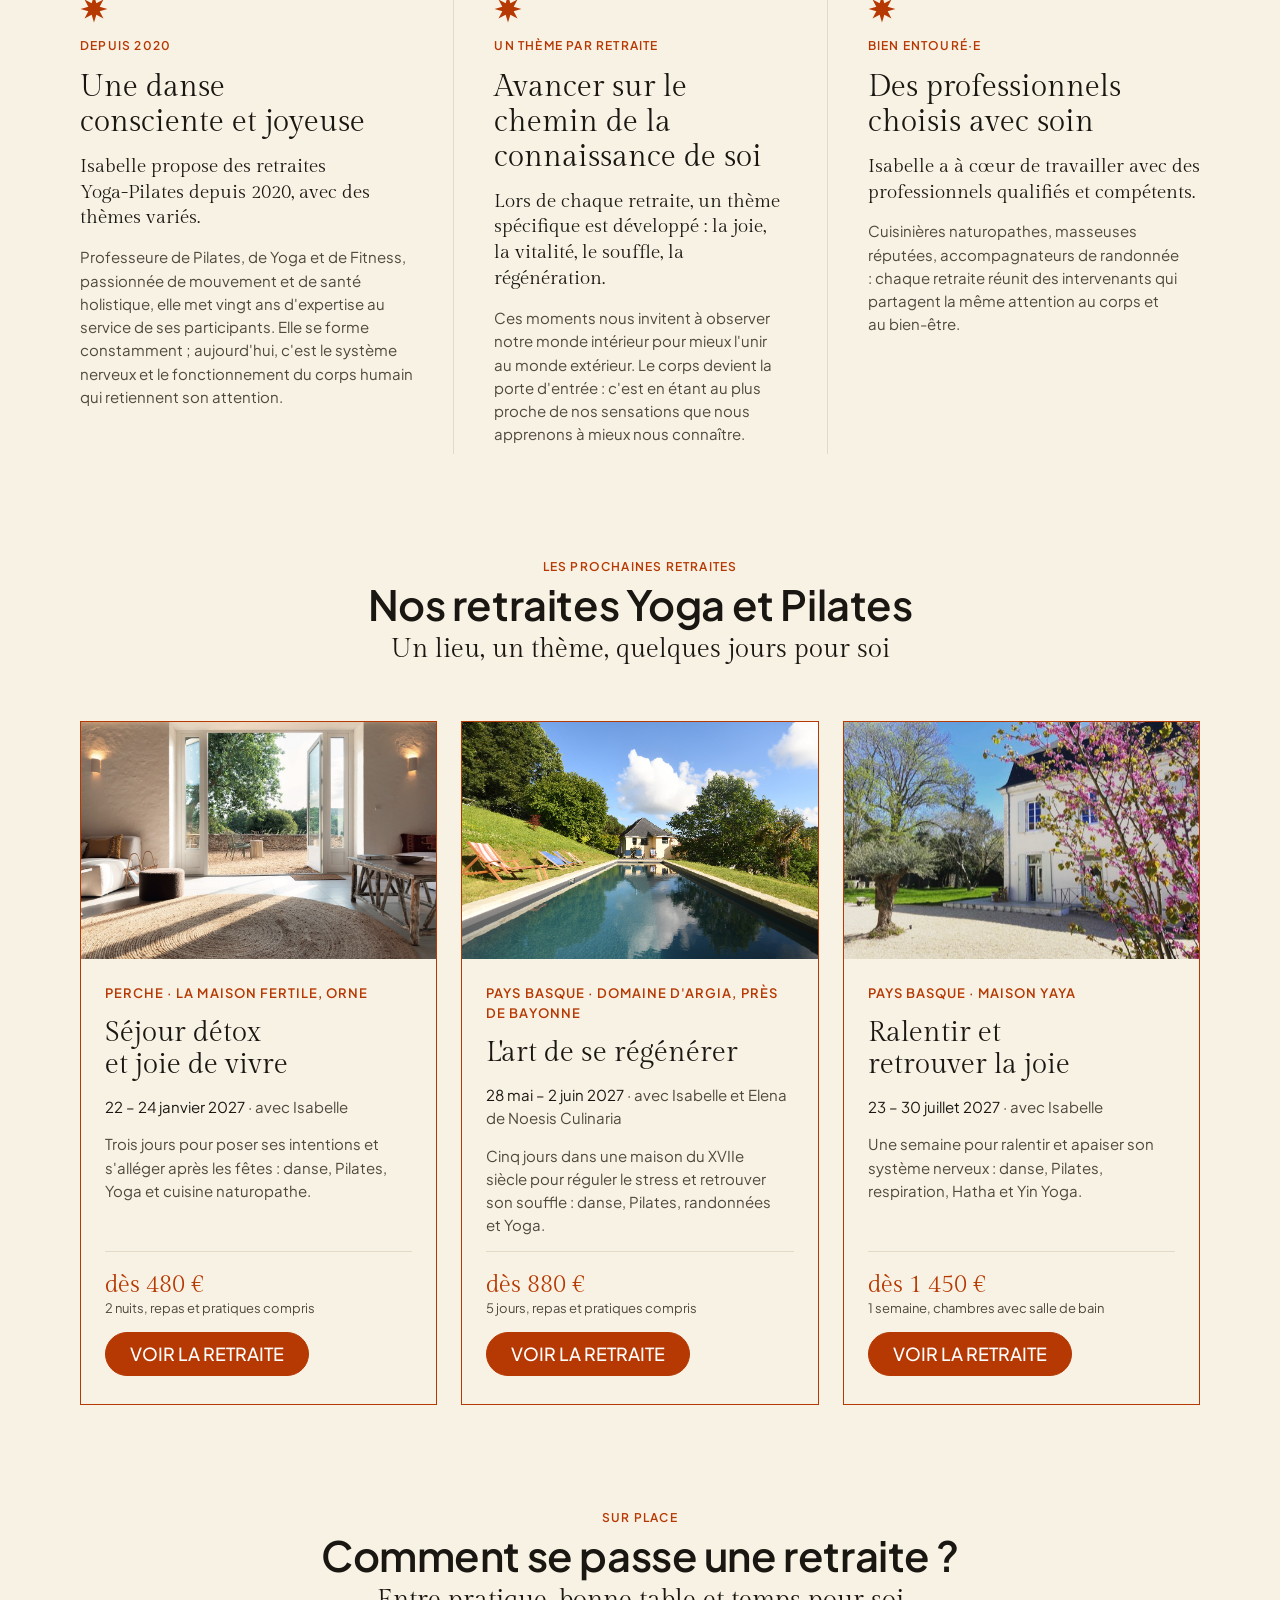
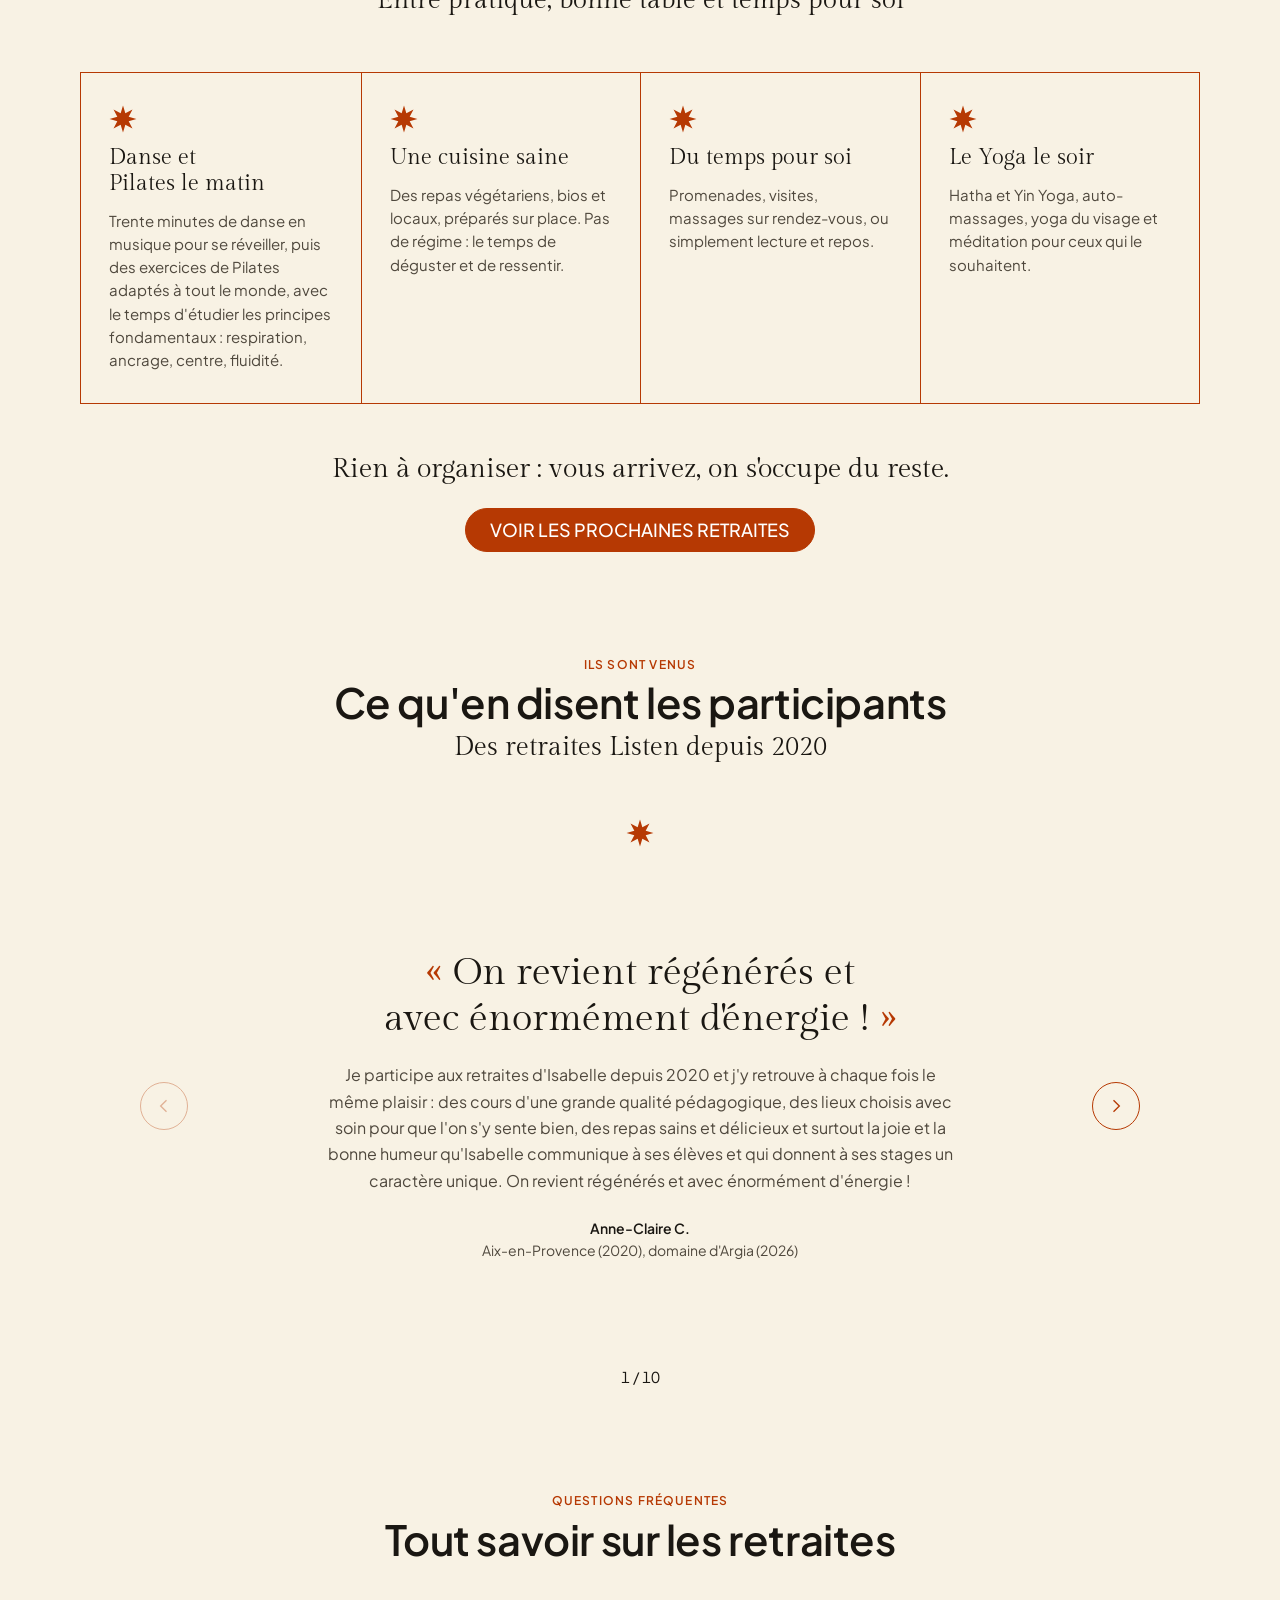
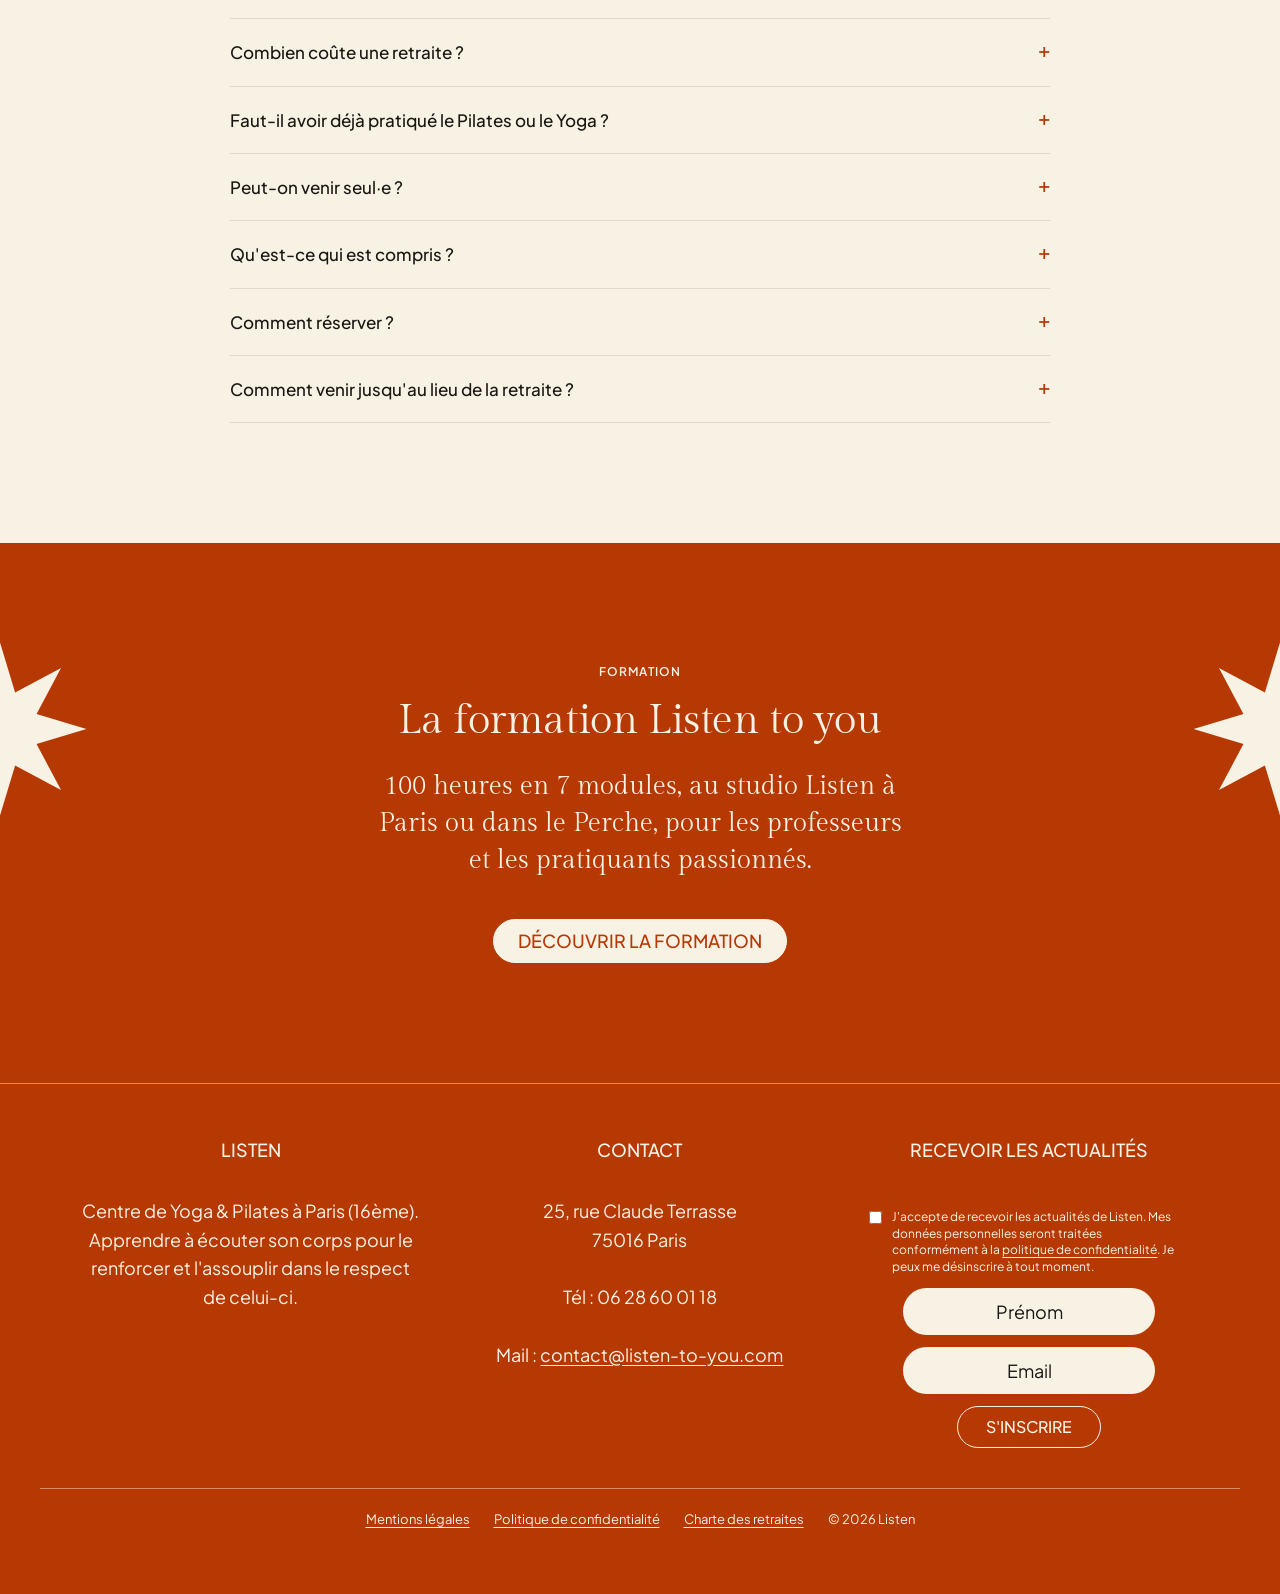
<file: retraites.html>
<!doctype html>
<html lang="fr">
<meta charset="utf-8">
<meta name="viewport" content="width=device-width, initial-scale=1, viewport-fit=cover">
<title>Retraites Yoga et Pilates · Perche et Pays basque | Listen</title>
<meta name="description" content="Retraites Yoga et Pilates avec Isabelle Franck-Ribas : week-end détox dans le Perche du 22 au 24 janvier 2027, dès 480 €, et retraite au Pays basque au printemps. Repas végétariens et bio compris.">
<meta property="og:title" content="Retraites Yoga et Pilates · Perche et Pays basque | Listen">
<meta property="og:description" content="Retraites Yoga et Pilates avec Isabelle Franck-Ribas : week-end détox dans le Perche du 22 au 24 janvier 2027, dès 480 €, et retraite au Pays basque au printemps. Repas végétariens et bio compris.">
<!-- og:image : à remplacer par l'URL absolue de l'image sur WordPress -->
<meta property="og:image" content="images/hero.jpg">
<meta property="og:type" content="website">
<!-- Données structurées : à compléter à la mise en ligne avec les URL absolues (url, logo, image) -->
<script type="application/ld+json">
{
  "@context": "https://schema.org",
  "@type": "Organization",
  "name": "Listen",
  "description": "Centre de Yoga et de Pilates à Paris (16e) qui organise des retraites Yoga et Pilates dans le Perche et au Pays basque.",
  "email": "contact@listen-to-you.com",
  "telephone": "+33 6 28 60 01 18",
  "address": { "@type": "PostalAddress", "streetAddress": "25, rue Claude Terrasse", "postalCode": "75016", "addressLocality": "Paris", "addressCountry": "FR" },
  "founder": { "@type": "Person", "name": "Isabelle Franck-Ribas", "jobTitle": "Professeure de Pilates et de Yoga" }
}
</script>
<link rel="icon" href="data:image/svg+xml,%3Csvg xmlns='http://www.w3.org/2000/svg' viewBox='0 0 100 100'%3E%3Cpolygon fill='%23B63903' points='50,2 58.4,29.7 83.9,16.1 70.3,41.6 98,50 70.3,58.4 83.9,83.9 58.4,70.3 50,98 41.6,70.3 16.1,83.9 29.7,58.4 2,50 29.7,41.6 16.1,16.1 41.6,29.7'/%3E%3C/svg%3E">
<meta name="claude:viewport-fit-sides" content="cover">
<link rel="preconnect" href="https://fonts.googleapis.com">
<link rel="preconnect" href="https://fonts.gstatic.com" crossorigin>
<link rel="stylesheet" href="https://fonts.googleapis.com/css2?family=Gilda+Display&family=Plus+Jakarta+Sans:wght@400;500;600&display=swap">
<link rel="stylesheet" href="css/retraites.css">
<link rel="stylesheet" href="css/avis.css">

<svg width="0" height="0" style="position:absolute" aria-hidden="true">
  <symbol id="star" viewBox="0 0 100 100"><polygon fill="currentColor" points="50,2 58.4,29.7 83.9,16.1 70.3,41.6 98,50 70.3,58.4 83.9,83.9 58.4,70.3 50,98 41.6,70.3 16.1,83.9 29.7,58.4 2,50 29.7,41.6 16.1,16.1 41.6,29.7"/></symbol>
</svg>

<a class="skip" href="#top">Aller au contenu</a>
<header class="nav">
  <div class="wrap">
    <a class="logo" href="#top"><img src="images/logo-listen.png" alt="Listen, Pilates et Yoga" width="122" height="78"></a>
    <nav class="menu" aria-label="Menu principal">
      <a href="#">Le studio</a>
      <a href="#">Les cours <svg class="chev" viewBox="0 0 12 8" aria-hidden="true"><path d="M1 1l5 5 5-5" fill="none" stroke="currentColor" stroke-width="1.6"/></svg></a>
      <div class="has-sub">
        <a href="#top" aria-current="page">Retraites <svg class="chev" viewBox="0 0 12 8" aria-hidden="true"><path d="M1 1l5 5 5-5" fill="none" stroke="currentColor" stroke-width="1.6"/></svg></a>
        <div class="sub"><ul>
          <li><a href="sejour-perche.html"><small>Perche</small>La maison fertile</a></li>
          <li><a href="sejour-argia.html"><small>Pays basque</small>Domaine d'Argia</a></li>
          <li><a href="sejour-yaya.html"><small>Pays basque</small>Maison Yaya</a></li>
        </ul></div>
      </div>
      <a href="formations.html">Formations</a>
      <a href="#">Blog</a>
      <a href="#">Contact</a>
    </nav>
    <details class="menu-m">
      <summary>Menu</summary>
      <nav aria-label="Menu principal">
        <a href="#">Le studio</a>
        <a href="#">Les cours</a>
        <a href="#top" aria-current="page">Retraites</a>
        <a class="subl" href="sejour-perche.html">Perche · La maison fertile</a>
        <a class="subl" href="sejour-argia.html">Pays basque · Domaine d'Argia</a>
        <a class="subl" href="sejour-yaya.html">Pays basque · Maison Yaya</a>
        <a href="formations.html">Formations</a>
        <a href="#">Blog</a>
        <a href="#">Contact</a>
      </nav>
    </details>
  </div>
</header>

<main id="top">
  <!-- ============ HERO : les mots recherchés dans le H1, la phrase d'Isabelle en sous-titre ============ -->
  <section class="hero wrap" aria-labelledby="t-hero">
    <svg class="star" aria-hidden="true"><use href="#star"/></svg>
    <p class="kicker">Retraites Listen to you</p>
    <h1 id="t-hero">Retraites Yoga &amp; Pilates avec Isabelle Franck-Ribas</h1>
    <p class="sub">Offrez-vous le luxe de vous écouter</p>
    <p>Dans le Perche, à la maison fertile, et au Pays basque, au domaine d'Argia et à la maison Yaya. Danse et Pilates le matin, Yoga le soir. Une cuisine végétarienne et bio, et du temps pour soi.</p>
    <div class="hero-cta">
      <a class="btn" href="#retraites">Les prochaines retraites</a>
      <a class="btn btn-ghost" href="#faq">Questions fréquentes</a>
    </div>
  </section>

  <!-- ============ GALERIE D'OUVERTURE ============ -->
  <section class="gallery-band" aria-label="Les retraites en images">
    <div class="gallery">
      <img src="images/retraite-groupe-maison.jpg" alt="Les participantes d'une retraite réunies et souriantes devant une maison en pierre" loading="lazy" width="1200" height="1600">
      <img src="images/retraite-cheffe-assiettes.jpg" alt="La cheffe dresse des assiettes végétariennes colorées dans la cuisine" loading="lazy" width="1200" height="1600">
      <img src="images/retraite-yoga-ocean.jpg" alt="Une séance de Yoga sur l'herbe, face à l'océan" loading="lazy" width="1200" height="1600">
      <img src="images/retraite-groupe-pelouse.jpg" alt="Le groupe d'une retraite, bras levés, sur une grande pelouse" loading="lazy" width="1600" height="1200">
      <img src="images/retraite-yoga-arbre.jpg" alt="Une participante en posture de l'arbre devant une baie vitrée, en noir et blanc" loading="lazy" width="1066" height="1600">
    </div>
  </section>

  <!-- ============ L'ESPRIT DES RETRAITES : trois colonnes, avant les dates ============ -->
  <section class="wrap" id="esprit" aria-labelledby="t-esprit">
    <div class="head">
      <p class="kicker">L'esprit des retraites</p>
      <h2 id="t-esprit">Listen, c'est l'écoute</h2>
      <p class="serif">Explorer le moment présent, pour plus de vérité et de ressenti</p>
    </div>
    <div class="spirit">
      <div class="spirit-col">
        <svg class="star" aria-hidden="true"><use href="#star"/></svg>
        <p class="kicker">Depuis 2020</p>
        <h3>Une danse consciente et joyeuse</h3>
        <p class="lede">Isabelle propose des retraites Yoga-Pilates depuis 2020, avec des thèmes variés.</p>
        <p>Professeure de Pilates, de Yoga et de Fitness, passionnée de mouvement et de santé holistique, elle met vingt ans d'expertise au service de ses participants. Elle se forme constamment ; aujourd'hui, c'est le système nerveux et le fonctionnement du corps humain qui retiennent son attention.</p>
      </div>
      <div class="spirit-col">
        <svg class="star" aria-hidden="true"><use href="#star"/></svg>
        <p class="kicker">Un thème par retraite</p>
        <h3>Avancer sur le chemin de la connaissance de soi</h3>
        <p class="lede">Lors de chaque retraite, un thème spécifique est développé : la joie, la vitalité, le souffle, la régénération.</p>
        <p>Ces moments nous invitent à observer notre monde intérieur pour mieux l'unir au monde extérieur. Le corps devient la porte d'entrée : c'est en étant au plus proche de nos sensations que nous apprenons à mieux nous connaître.</p>
      </div>
      <div class="spirit-col">
        <svg class="star" aria-hidden="true"><use href="#star"/></svg>
        <p class="kicker">Bien entouré·e</p>
        <h3>Des professionnels choisis avec soin</h3>
        <p class="lede">Isabelle a à cœur de travailler avec des professionnels qualifiés et compétents.</p>
        <p>Cuisinières naturopathes, masseuses réputées, accompagnateurs de randonnée : chaque retraite réunit des intervenants qui partagent la même attention au corps et au bien-être.</p>
      </div>
    </div>
  </section>

  <!-- ============ RETRAITES : remontées, une carte par lieu et sa prochaine retraite ============ -->
  <section class="wrap" id="retraites" aria-labelledby="t-retraites">
    <div class="head">
      <p class="kicker">Les prochaines retraites</p>
      <h2 id="t-retraites">Nos retraites Yoga et Pilates</h2>
      <p class="serif">Un lieu, un thème, quelques jours pour soi</p>
    </div>

    <div class="retreats">
      <article class="card">
        <img class="pic" src="images/lieu-salon.jpg" alt="Le salon de la maison fertile, ouvert sur la terrasse" loading="lazy" width="1075" height="732">
        <div class="body">
          <p class="place-tag">Perche · La maison fertile, Orne</p>
          <h3>Séjour détox et joie de vivre</h3>
          <p class="where"><time datetime="2027-01-22">22 – 24 janvier 2027</time> <span>· avec Isabelle</span></p>
          <p class="desc">Trois jours pour poser ses intentions et s'alléger après les fêtes : danse, Pilates, Yoga et cuisine naturopathe.</p>
          <div class="foot">
            <p class="meta"><b>dès 480 €</b><span>2 nuits, repas et pratiques compris</span></p>
            <!-- Sur le site : /retraites/perche -->
            <a class="btn" href="sejour-perche.html">Voir la retraite</a>
          </div>
        </div>
      </article>

      <article class="card">
        <img class="pic" src="images/argia-piscine.jpg" alt="La piscine du domaine d'Argia, au pied d'une colline verte" loading="lazy" width="1181" height="787">
        <div class="body">
          <p class="place-tag">Pays basque · Domaine d'Argia, près de Bayonne</p>
          <h3>L'art de se régénérer</h3>
          <p class="where"><time datetime="2027-05-28">28 mai – 2 juin 2027</time> <span>· avec Isabelle et Elena de Noesis Culinaria</span></p>
          <p class="desc">Cinq jours dans une maison du XVIIe siècle pour réguler le stress et retrouver son souffle : danse, Pilates, randonnées et Yoga.</p>
          <div class="foot">
            <p class="meta"><b>dès 880 €</b><span>5 jours, repas et pratiques compris</span></p>
            <!-- Sur le site : /retraites/argia -->
            <a class="btn" href="sejour-argia.html">Voir la retraite</a>
          </div>
        </div>
      </article>

      <article class="card">
        <img class="pic" src="images/yaya-exterieur.jpg" alt="La maison Yaya, façade blanche et arbre de Judée en fleurs" loading="lazy" width="595" height="440">
        <div class="body">
          <p class="place-tag">Pays basque · Maison Yaya</p>
          <h3>Ralentir et retrouver la joie</h3>
          <p class="where"><time datetime="2027-07-23">23 – 30 juillet 2027</time> <span>· avec Isabelle</span></p>
          <p class="desc">Une semaine pour ralentir et apaiser son système nerveux : danse, Pilates, respiration, Hatha et Yin Yoga.</p>
          <div class="foot">
            <p class="meta"><b>dès 1 450 €</b><span>1 semaine, chambres avec salle de bain</span></p>
            <!-- Sur le site : /retraites/yaya -->
            <a class="btn" href="sejour-yaya.html">Voir la retraite</a>
          </div>
        </div>
      </article>
    </div>
  </section>

  <!-- ============ COMMENT ÇA SE PASSE ============ -->
  <section class="wrap" aria-labelledby="t-how">
    <div class="head">
      <p class="kicker">Sur place</p>
      <h2 id="t-how">Comment se passe une retraite ?</h2>
      <p class="serif">Entre pratique, bonne table et temps pour soi</p>
    </div>
    <div class="how">
      <div><svg class="star" aria-hidden="true"><use href="#star"/></svg><h3>Danse et Pilates le matin</h3><p>Trente minutes de danse en musique pour se réveiller, puis des exercices de Pilates adaptés à tout le monde, avec le temps d'étudier les principes fondamentaux : respiration, ancrage, centre, fluidité.</p></div>
      <div><svg class="star" aria-hidden="true"><use href="#star"/></svg><h3>Une cuisine saine</h3><p>Des repas végétariens, bios et locaux, préparés sur place. Pas de régime : le temps de déguster et de ressentir.</p></div>
      <div><svg class="star" aria-hidden="true"><use href="#star"/></svg><h3>Du temps pour soi</h3><p>Promenades, visites, massages sur rendez-vous, ou simplement lecture et repos.</p></div>
      <div><svg class="star" aria-hidden="true"><use href="#star"/></svg><h3>Le Yoga le soir</h3><p>Hatha et Yin Yoga, auto-massages, yoga du visage et méditation pour ceux qui le souhaitent.</p></div>
    </div>
    <div class="how-cta">
      <p>Rien à organiser : vous arrivez, on s'occupe du reste.</p>
      <a class="btn" href="#retraites">Voir les prochaines retraites</a>
    </div>
  </section>

  <!-- ============ AVIS : témoignages fournis par Isabelle (Documentation/temoignages retaites.docx) ============ -->
  <section class="wrap" id="avis" aria-labelledby="t-avis">
    <div class="head">
      <p class="kicker">Ils sont venus</p>
      <h2 id="t-avis">Ce qu'en disent les participants</h2>
      <p class="serif">Des retraites Listen depuis 2020</p>
    </div>
    <!-- Avis en carrousel : la phrase forte de chaque avis en grand, l'avis complet dessous (css/avis.css, js/avis.js) -->
    <div class="slider" aria-roledescription="carrousel" aria-label="Avis des participants">
      <svg class="star" aria-hidden="true"><use href="#star"/></svg>
      <div class="slides" tabindex="0">
        <figure class="slide" role="group" aria-roledescription="avis" aria-label="1 sur 10">
          <blockquote>
            <p class="slide-hl">On revient régénérés et avec énormément d'énergie !</p>
            <p class="slide-full">Je participe aux retraites d'Isabelle depuis 2020 et j'y retrouve à chaque fois le même plaisir : des cours d'une grande qualité pédagogique, des lieux choisis avec soin pour que l'on s'y sente bien, des repas sains et délicieux et surtout la joie et la bonne humeur qu'Isabelle communique à ses élèves et qui donnent à ses stages un caractère unique. On revient régénérés et avec énormément d'énergie !</p>
          </blockquote>
          <figcaption><b>Anne-Claire C.</b>Aix-en-Provence (2020), domaine d'Argia (2026)</figcaption>
        </figure>
        <figure class="slide" role="group" aria-roledescription="avis" aria-label="2 sur 10">
          <blockquote>
            <p class="slide-hl">Je suis rentrée sur un nuage, détendue et ressourcée.</p>
            <p class="slide-full">J'ai participé au séjour Slow life, Pilates et Yoga en juillet 2026 et je suis rentrée sur un nuage, détendue et ressourcée. Isabelle est une excellente prof, attentive, encourageante, calme et énergique à la fois. Elle crée une énergie positive au bénéfice de tous les participants. Je ne peux que recommander de participer à ses cours et séjours, même si, comme moi, on n'a pas une forme olympique ni une pratique assidue du yoga. D'ailleurs, je compte bien me réinscrire aux prochains séjours !</p>
          </blockquote>
          <figcaption><b>Isabelle P.</b>Domaine d'Argia, Pays basque · juillet 2026</figcaption>
        </figure>
        <figure class="slide" role="group" aria-roledescription="avis" aria-label="3 sur 10">
          <blockquote>
            <p class="slide-hl">Après 2 jours et 2 nuits, je repars à chaque fois avec la sensation d'être partie une semaine.</p>
            <p class="slide-full">J'ai participé à 4 ou 5 séjours organisés par Isabelle. Ils sont extrêmement ressourçants pour le corps et l'esprit. Elle sait créer un esprit de bienveillance et d'acceptation, tant dans la pratique des cours de Pilates et de Yoga que dans l'ambiance qui règne pendant les pauses, les repas… Cela ne veut pas dire que nos corps ne sont pas « challengés » ! Après 2 jours et 2 nuits de séjour, je repars à chaque fois avec la sensation d'être partie une semaine, et un corps avec quelques courbatures, dont nous avons pris soin, jamais traumatisé. Les repas d'Agathe sont tellement bons : nous nous régalons de mets sains, rassasiants et jamais lourds à digérer. Bref, une super expérience que je recommande… mais du bout des lèvres, car j'aimerais garder cette pépite de séjour rien que pour moi et les amies que je me suis faites lors des sessions précédentes !</p>
          </blockquote>
          <figcaption><b>Karyn L.</b>Moulin de Tessé, Yvelines</figcaption>
        </figure>
        <figure class="slide" role="group" aria-roledescription="avis" aria-label="4 sur 10">
          <blockquote>
            <p class="slide-hl">Tout était parfait : le lieu, les activités, les repas bios et végétariens, les personnes rencontrées…</p>
            <p class="slide-full">J'ai passé une merveilleuse semaine au domaine d'Argia lors du séjour organisé par Isabelle l'été dernier. Tout était parfait : le lieu, les activités, les repas bios et végétariens, les personnes rencontrées… Un séjour dont je ressens encore aujourd'hui les bienfaits. Merci infiniment Isa !</p>
          </blockquote>
          <figcaption><b>Corinne Y.</b>Domaine d'Argia, Pays basque · juillet 2026</figcaption>
        </figure>
        <figure class="slide" role="group" aria-roledescription="avis" aria-label="5 sur 10">
          <blockquote>
            <p class="slide-hl">Elles sont devenues pour moi l'échappée annuelle incontournable dans cette vie toujours plus rapide.</p>
            <p class="slide-full">Je ne peux plus me passer désormais des retraites qu'Isabelle organise : elles sont devenues pour moi l'échappée annuelle incontournable dans cette vie toujours plus rapide. Une occasion de me poser, de rencontrer des personnes dont certaines sont devenues mes amies, de ne plus compter le temps, tout en me recentrant sur mon corps. Tout ça agrémenté de mets qui ravissent nos papilles et offrent également à notre corps une occasion de se régénérer. Isabelle y reste disponible, entière, attentive à chacun d'entre nous et par-dessus tout une excellente professeure. Je ne recommande presque pas, car il risque de ne plus y avoir de place !</p>
          </blockquote>
          <figcaption><b>Karine G.</b>Moulin de Tessé, Yvelines · 3 années de suite</figcaption>
        </figure>
        <figure class="slide" role="group" aria-roledescription="avis" aria-label="6 sur 10">
          <blockquote>
            <p class="slide-hl">On peut progresser à notre allure, sans pression de performance.</p>
            <p class="slide-full">J'ai effectué 2 séjours Pilates et Yoga avec Isabelle. Ce fut une parenthèse de bien-être. Accompagnée par la bienveillance d'Isabelle, on peut progresser à notre allure, sans pression de performance. Juste être à l'écoute de son corps, de ses besoins, et c'est tellement nécessaire dans ce monde… J'ai hâte du prochain séjour.</p>
          </blockquote>
          <figcaption><b>Sarah M.</b>Moulin de Tessé et maison Welcome, près d'Angoulême</figcaption>
        </figure>
        <figure class="slide" role="group" aria-roledescription="avis" aria-label="7 sur 10">
          <blockquote>
            <p class="slide-hl">Des moments de vie authentiques, riches, inspirants, ressourçants et uniques.</p>
            <p class="slide-full">Les week-ends proposés par Isabelle au Moulin de Tessé sont des parenthèses merveilleuses dans le déroulement de mon année. Ils sont l'occasion de faire de très belles rencontres, d'avoir des échanges vrais, bienveillants et inspirants, de manger des repas végétariens incroyablement bons et gourmands et bien sûr ils offrent des moments de pratique diversifiés, qui peuvent être aussi bien toniques et super rythmés que très calmes et apaisants. Ces week-ends représentent pour moi des moments de vie authentiques, riches, inspirants, ressourçants et uniques.</p>
          </blockquote>
          <figcaption><b>Céline L.</b>Moulin de Tessé, Yvelines · janvier 2023, 2024 et 2025</figcaption>
        </figure>
        <figure class="slide" role="group" aria-roledescription="avis" aria-label="8 sur 10">
          <blockquote>
            <p class="slide-hl">Les retraites sont toujours des moments de parenthèse et de temps suspendu.</p>
            <p class="slide-full">Les retraites sont toujours des moments de parenthèse et de temps suspendu où prime la reconnexion avec son corps et l'écoute de soi. L'approche physique est tout en douceur et en respect, dynamisée par des pratiques de Pilates et de Yoga qu'Isabelle transmet avec passion. Elle prête une attention méticuleuse et sélective aux différents lieux de retraite ainsi qu'aux chefs qui nous concoctent des plats savoureux et très sains. L'harmonie et la joie que fait régner Isabelle incitent à « lâcher prise » pour mieux en profiter ! Ayant déjà participé à 4 retraites Pilates et Yoga, je continuerai à suivre avec grand intérêt la suite des propositions que fera Isabelle.</p>
          </blockquote>
          <figcaption><b>Hélène C.</b>Moulin de Tessé (2021, 2025), maison Welcome (2024), domaine d'Argia (2026)</figcaption>
        </figure>
        <figure class="slide" role="group" aria-roledescription="avis" aria-label="9 sur 10">
          <blockquote>
            <p class="slide-hl">Une escapade sportive, riche en rencontres, dans une super ambiance !</p>
            <p class="slide-full">On a beaucoup aimé notre escapade de 4 jours avec Isabelle à la maison Welcome, située en pleine nature. Des sessions de Pilates, Yoga et Danse formidables, complètes, ludiques et dans la bonne humeur ! On a aussi apprécié les conférences sur le sucre, très instructives. Une escapade sportive, riche en rencontres, dans une super ambiance ! À refaire…</p>
          </blockquote>
          <figcaption><b>Bénédicte D.</b>Maison Welcome, près d'Angoulême · mars 2024</figcaption>
        </figure>
        <figure class="slide" role="group" aria-roledescription="avis" aria-label="10 sur 10">
          <blockquote>
            <p class="slide-hl">Isabelle sait s'adapter à tous les niveaux.</p>
            <p class="slide-full">Une première pour moi et que de bonnes surprises. Isabelle sait s'adapter à tous les niveaux. De la bienveillance, des rires, de la détente, des promenades et aussi des courbatures ! Une belle retraite sportive, je recommande !</p>
          </blockquote>
          <figcaption><b>Marine L.</b>Maison Welcome, près d'Angoulême · mars 2024</figcaption>
        </figure>
      </div>
    <div class="slider-nav">
      <button class="slider-prev" type="button" aria-label="Avis précédent"><svg viewBox="0 0 24 24" aria-hidden="true"><path d="M15 5l-7 7 7 7" fill="none" stroke="currentColor" stroke-width="1.6"/></svg></button>
      <p class="slider-count" aria-live="polite"><span>1</span> / 10</p>
      <button class="slider-next" type="button" aria-label="Avis suivant"><svg viewBox="0 0 24 24" aria-hidden="true"><path d="M9 5l7 7-7 7" fill="none" stroke="currentColor" stroke-width="1.6"/></svg></button>
    </div>
    </div>
  </section>

  <!-- ============ FAQ ============ -->
  <section class="wrap" id="faq" aria-labelledby="t-faq">
    <div class="head">
      <p class="kicker">Questions fréquentes</p>
      <h2 id="t-faq">Tout savoir sur les retraites</h2>
    </div>
    <div class="faq">
      <details><summary>Combien coûte une retraite ?</summary><p>La retraite dans le Perche coûte de 480 à 580 € par personne selon la chambre, pour deux nuits avec les repas et les pratiques. Au domaine d'Argia, comptez de 880 à 1 100 € par personne pour cinq jours. À la maison Yaya, de 1 450 à 1 800 € par personne pour la semaine.</p></details>
      <details><summary>Faut-il avoir déjà pratiqué le Pilates ou le Yoga ?</summary><p>Non. Les exercices sont adaptés à tout le monde, que vous débutiez ou que vous pratiquiez déjà.</p></details>
      <details><summary>Peut-on venir seul·e ?</summary><p>Oui. Les tarifs sont par personne, en chambre partagée avec d'autres participants.</p></details>
      <details><summary>Qu'est-ce qui est compris ?</summary><p>L'hébergement avec le linge, les repas végétariens et bios, les pratiques avec Isabelle et les promenades. Le trajet et les massages restent à votre charge.</p></details>
      <details><summary>Comment réserver ?</summary><p>Envoyez votre demande depuis la page de la retraite. Isabelle vous répond personnellement, puis un acompte de 30 % par virement confirme votre place. Les conditions d'annulation sont détaillées dans la <a href="charte.html#annulation">charte de participation</a>.</p></details>
      <details><summary>Comment venir jusqu'au lieu de la retraite ?</summary><p>Une fiche « infos pratiques » détaillant l'accès vous est envoyée à la réservation. Le trajet n'est pas compris dans le prix.</p></details>
    </div>
  </section>

  <!-- ============ FORMATION : la formation a sa propre page, il ne reste qu'un renvoi ============ -->
  <section class="band" id="formation" aria-labelledby="t-formation">
    <svg class="band-star l" aria-hidden="true"><use href="#star"/></svg>
    <svg class="band-star r" aria-hidden="true"><use href="#star"/></svg>
    <div class="wrap">
      <div class="head">
        <p class="kicker">Formation</p>
        <h2 id="t-formation">La formation Listen to you</h2>
        <p class="serif">100 heures en 7 modules, au studio Listen à Paris ou dans le Perche, pour les professeurs et les pratiquants passionnés.</p>
        <!-- Sur le site : lien vers /formation -->
        <a class="btn" href="formations.html">Découvrir la formation</a>
      </div>
    </div>
  </section>
</main>

<footer>
  <div class="wrap">
    <div>
      <h2>Listen</h2>
      <p>Centre de Yoga &amp; Pilates à Paris (16ème).</p>
      <p>Apprendre à écouter son corps pour le renforcer et l'assouplir dans le respect de celui-ci.</p>
    </div>
    <div>
      <h2>Contact</h2>
      <address>25, rue Claude Terrasse<br>75016 Paris<br><br>Tél : 06 28 60 01 18<br><br>Mail : <a href="mailto:contact@listen-to-you.com">contact@listen-to-you.com</a></address>
    </div>
    <form class="news" id="actus" onsubmit="event.preventDefault()">
      <h2>Recevoir les actualités</h2>
      <label class="ok"><input id="n-ok" type="checkbox" name="consent" required><span>J'accepte de recevoir les actualités de Listen. Mes données personnelles seront traitées conformément à la <a href="#">politique de confidentialité</a>. Je peux me désinscrire à tout moment.</span></label>
      <input id="n-prenom" type="text" name="prenom" placeholder="Prénom" aria-label="Prénom" autocomplete="given-name">
      <input id="n-email" type="email" name="email" placeholder="Email" aria-label="E-mail" autocomplete="email">
      <button type="submit">S'inscrire</button>
    </form>
  </div>
  <div class="wrap legal">
    <a href="#">Mentions légales</a>
    <a href="#">Politique de confidentialité</a>
    <a href="charte.html">Charte des retraites</a>
    <span>© 2026 Listen</span>
  </div>
</footer>

<script src="js/avis.js"></script>
</file>
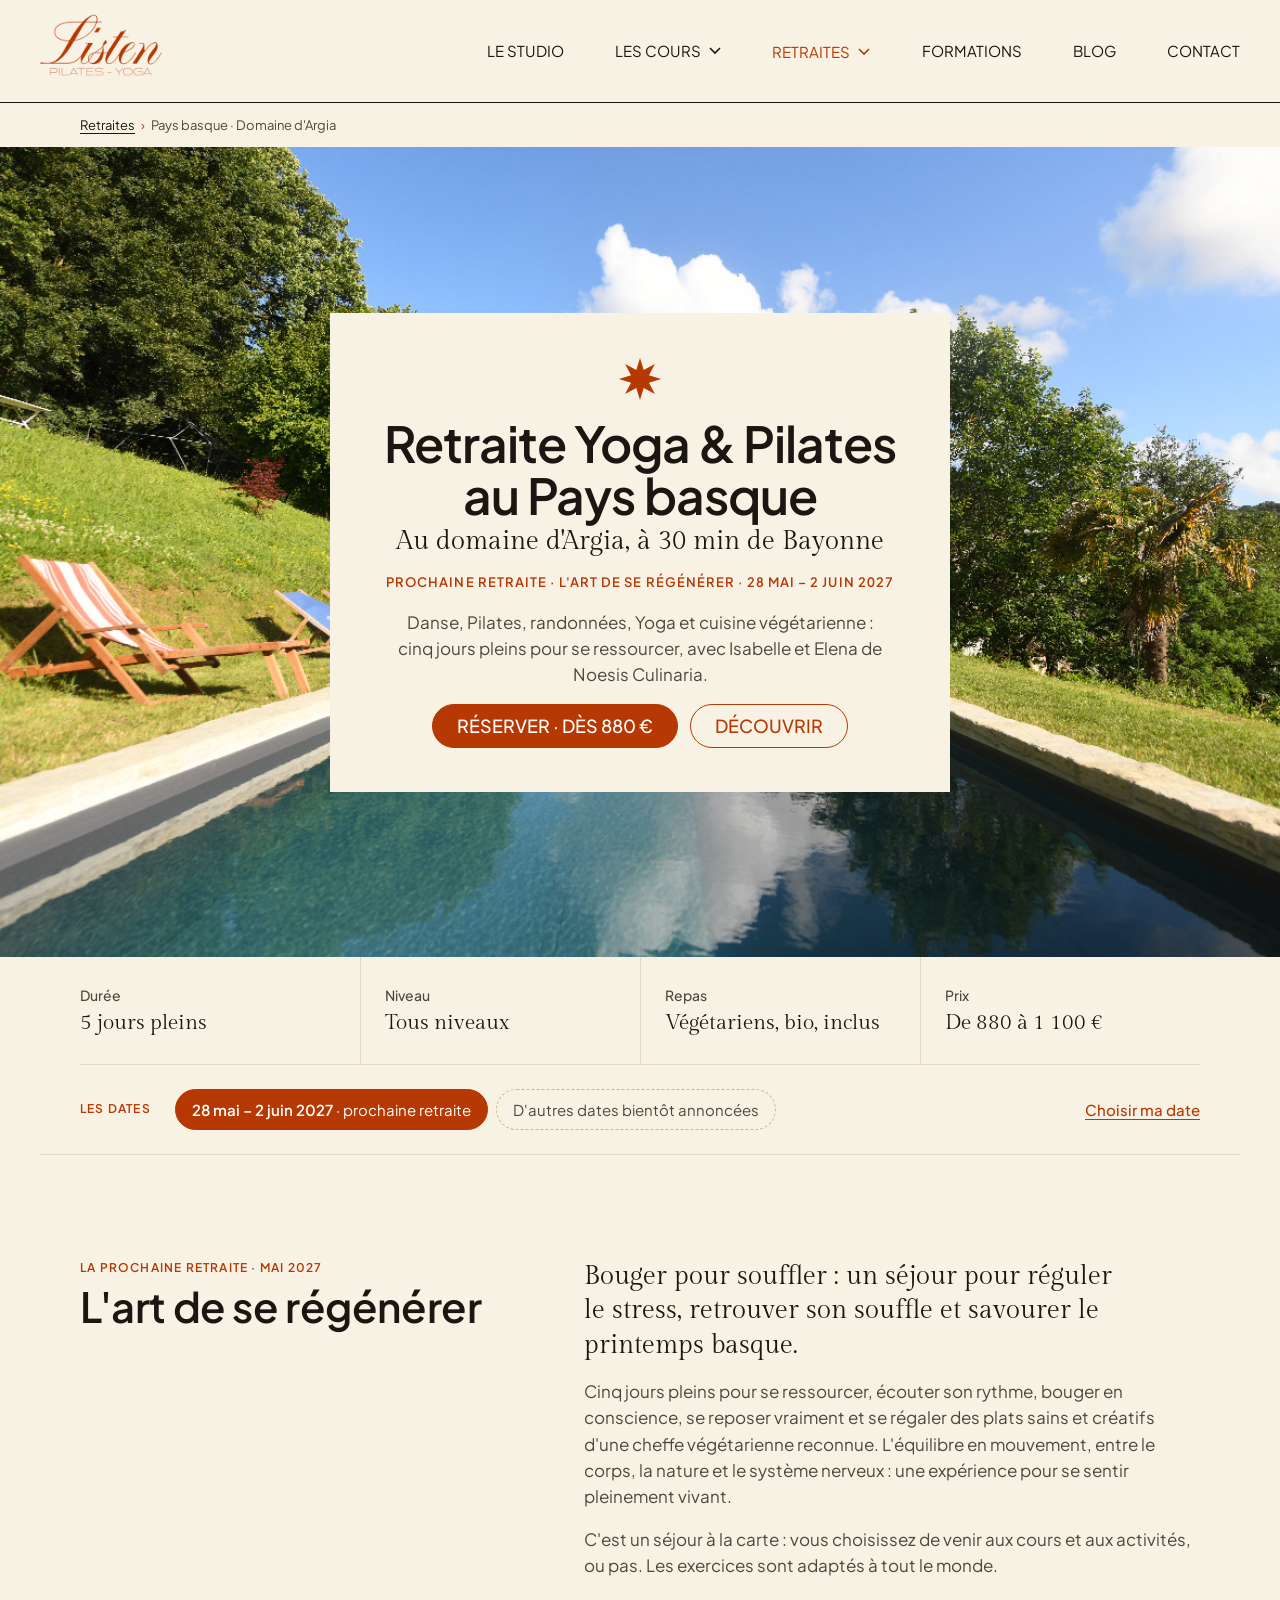
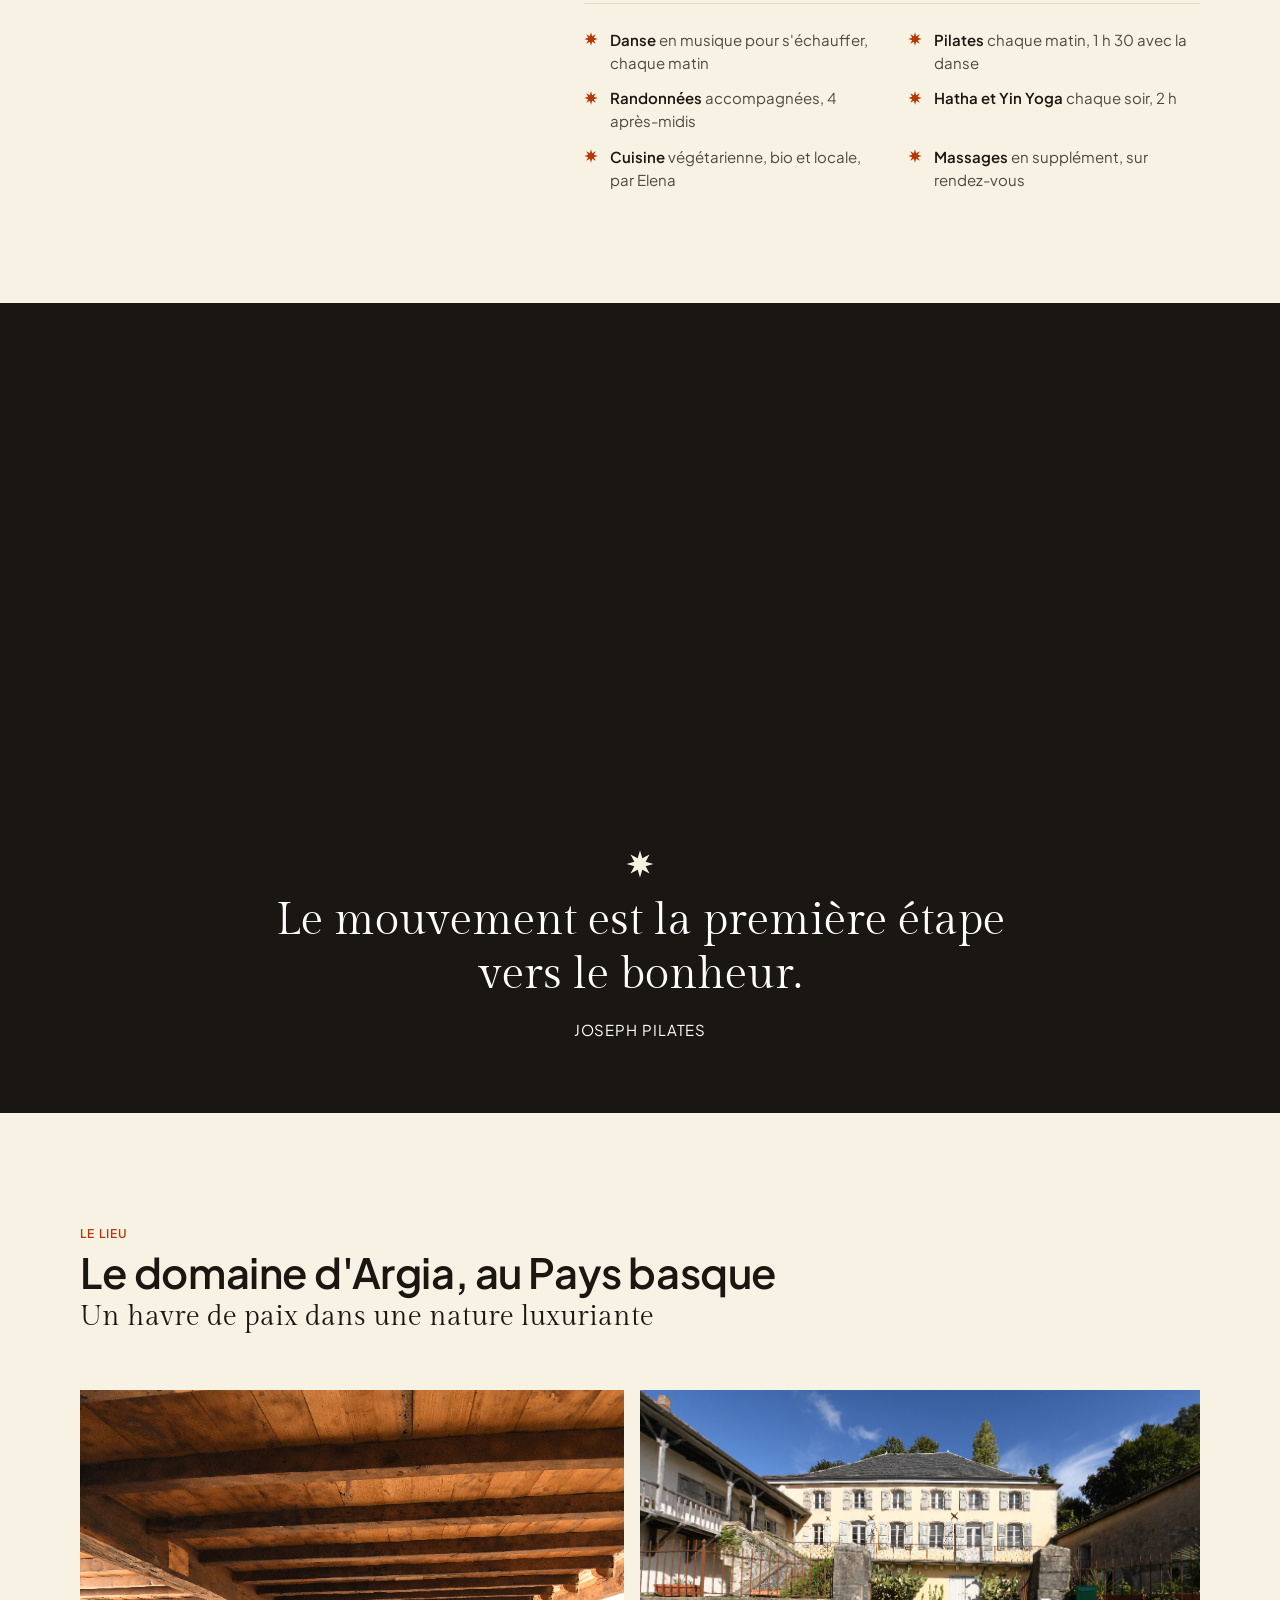
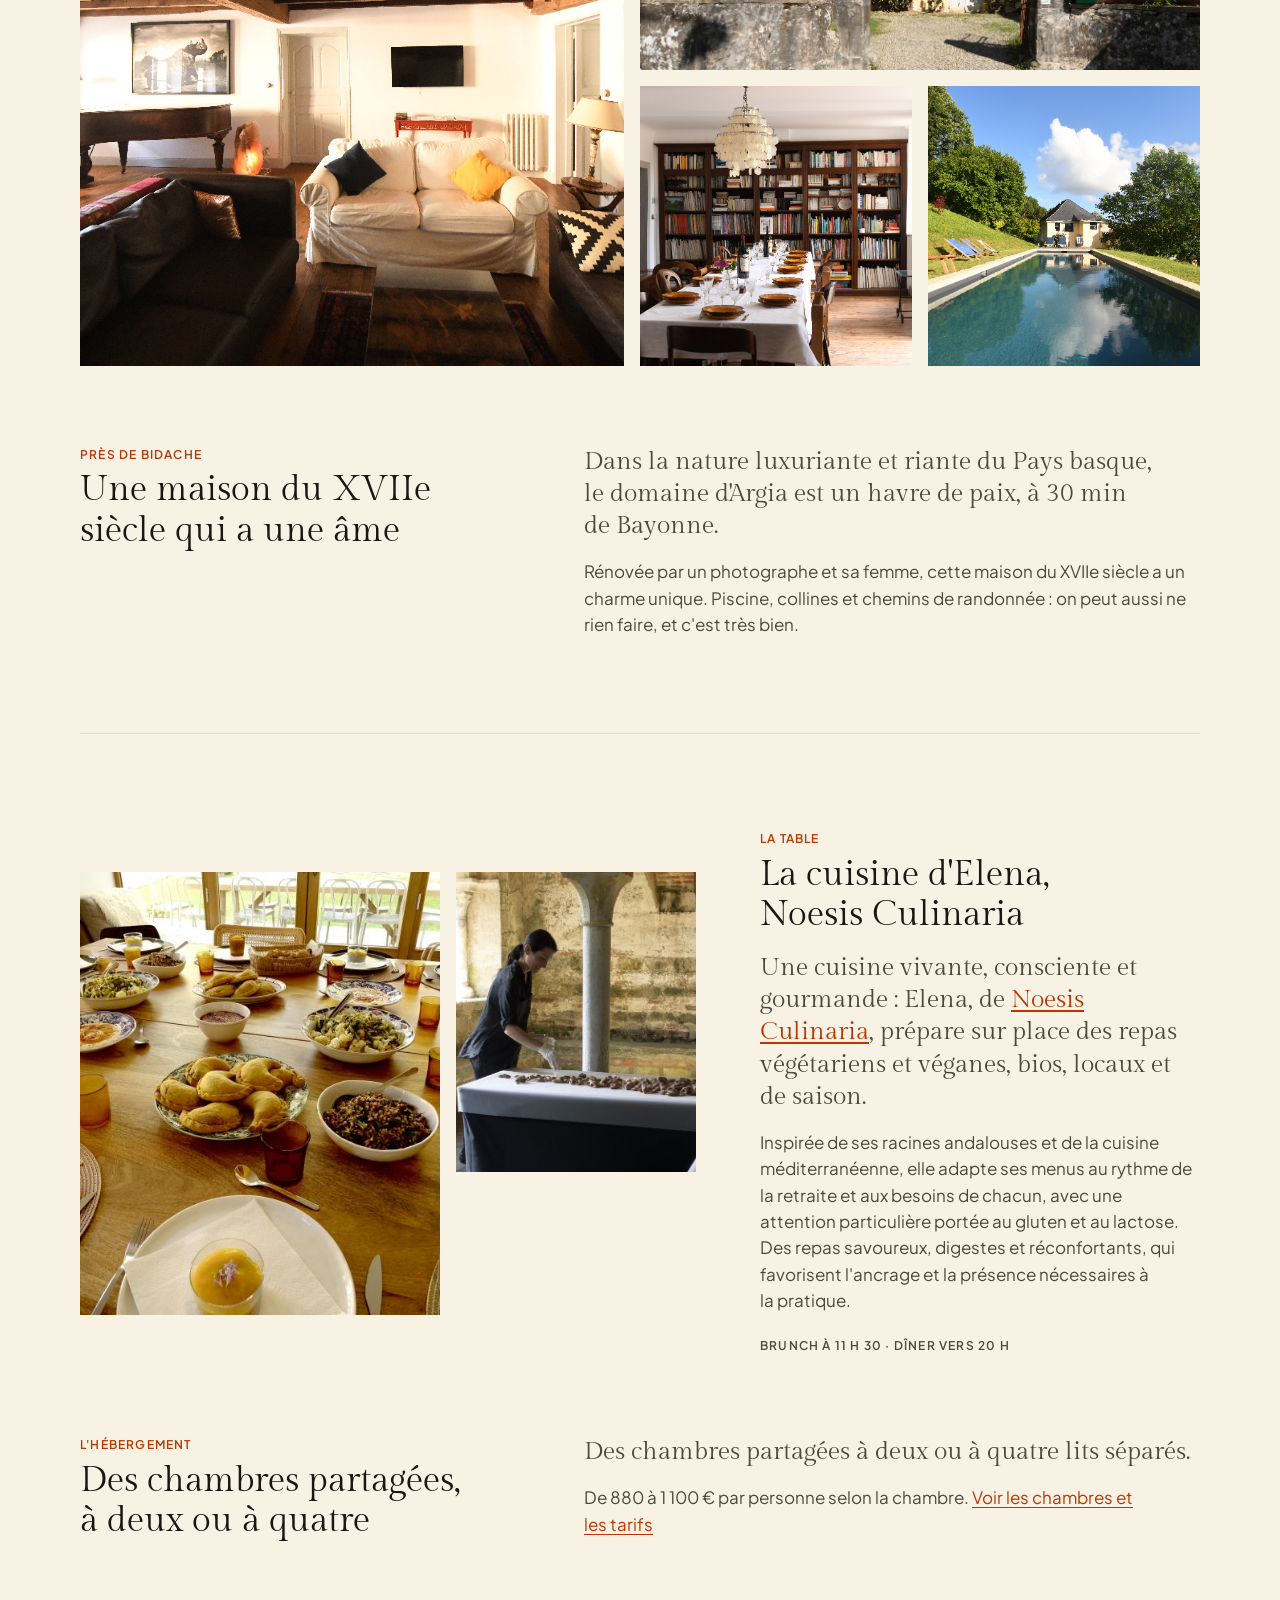
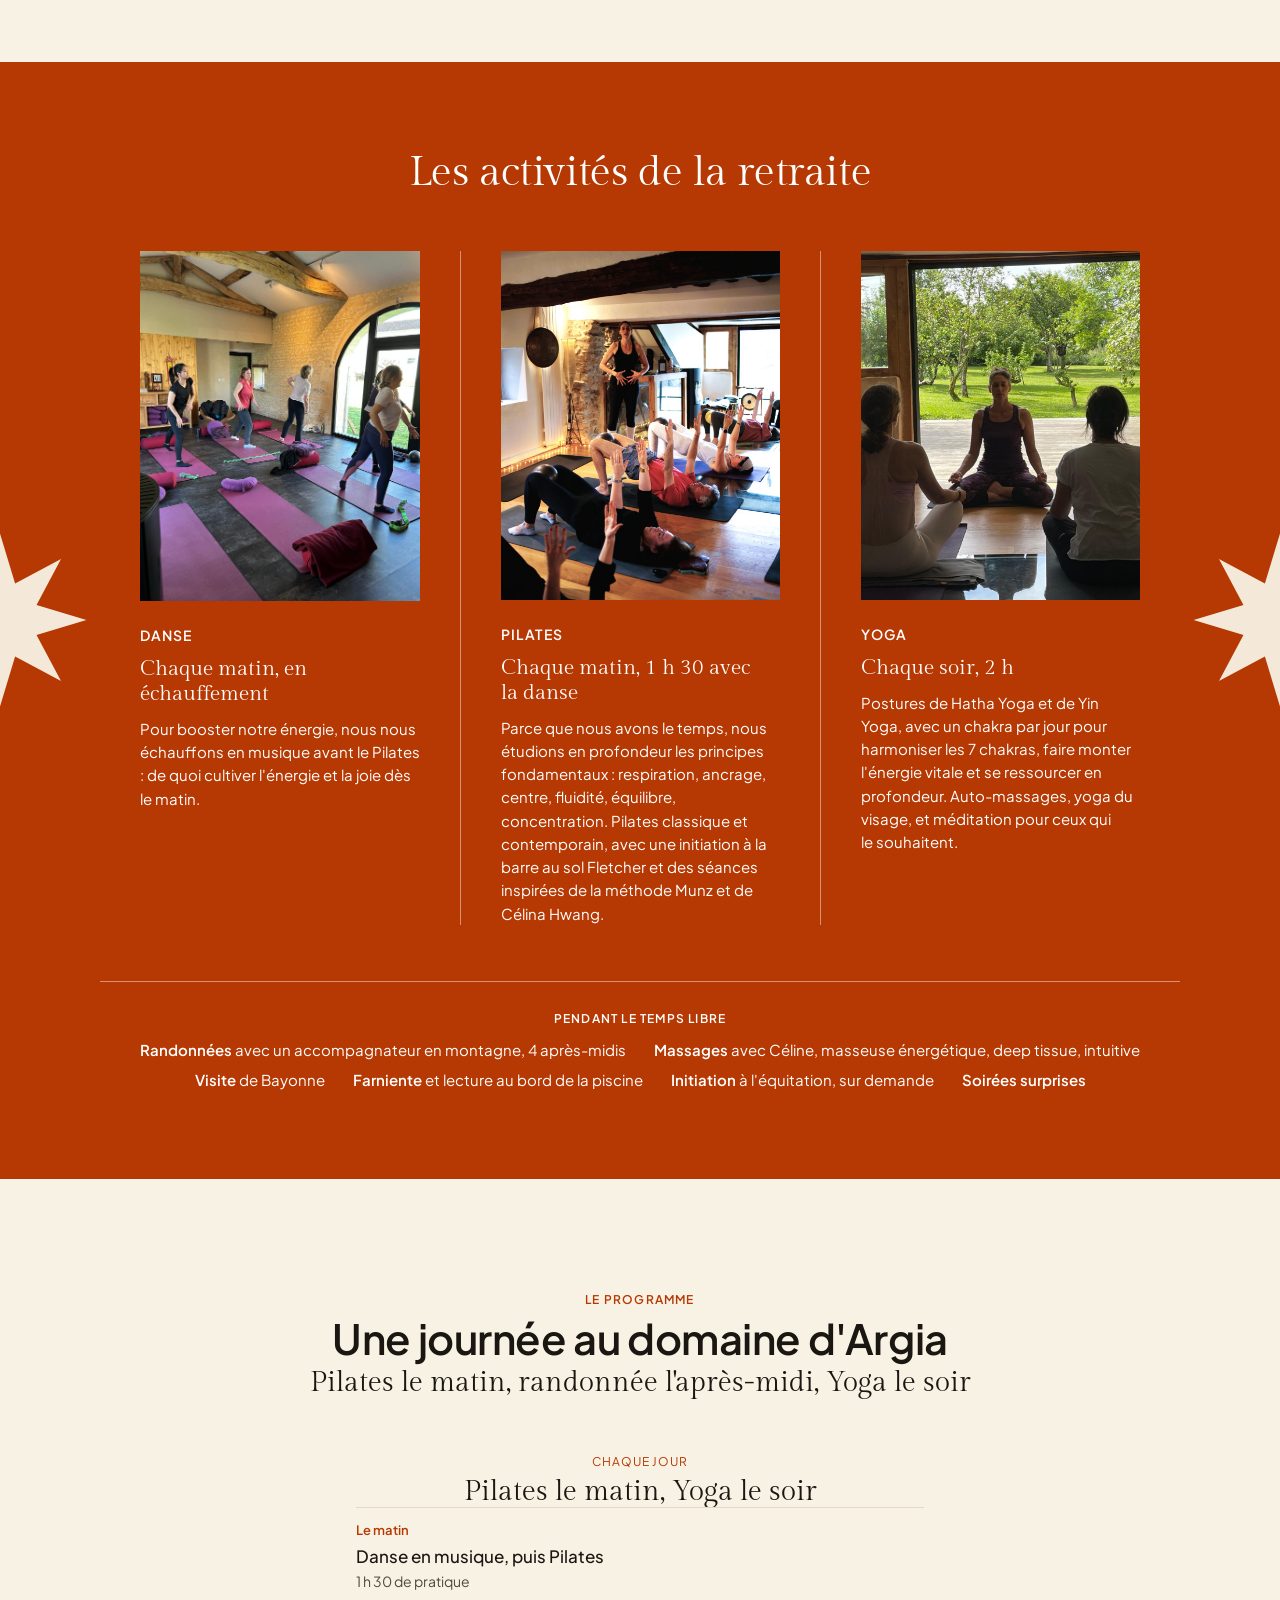
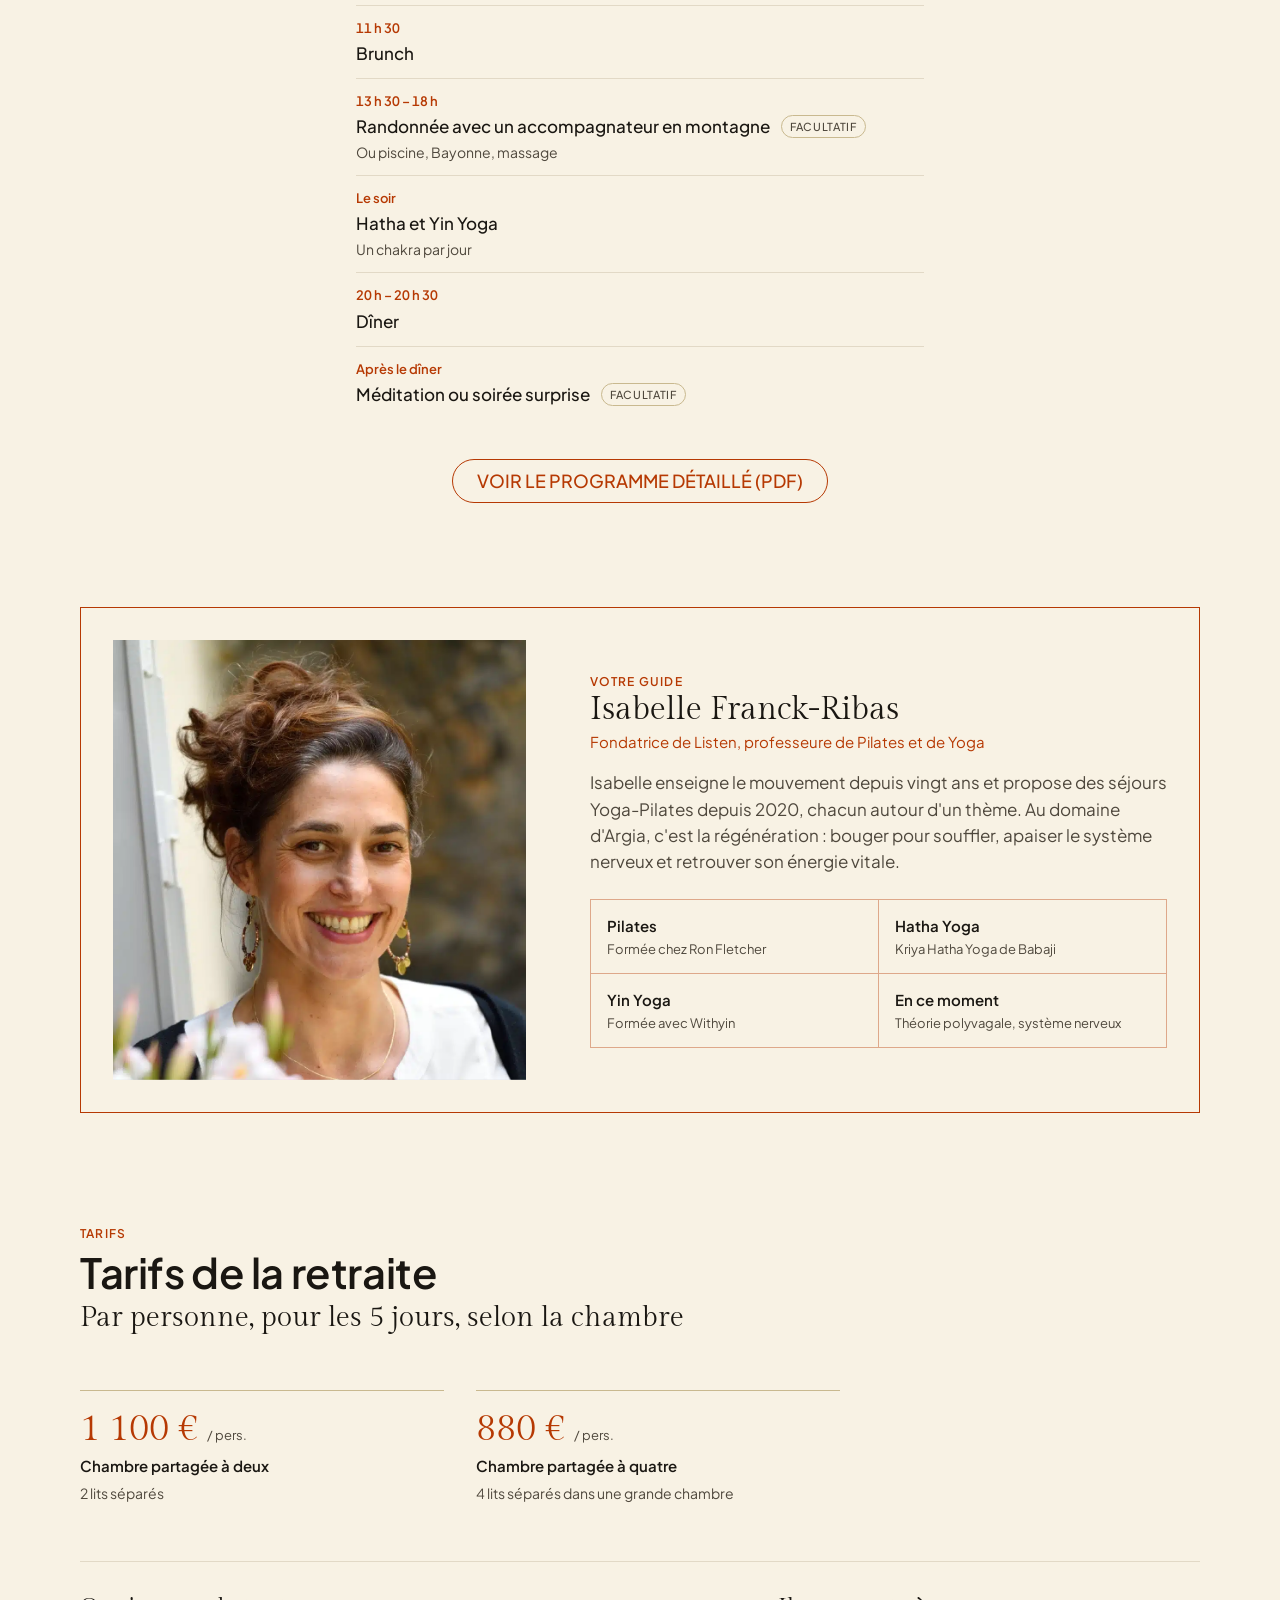
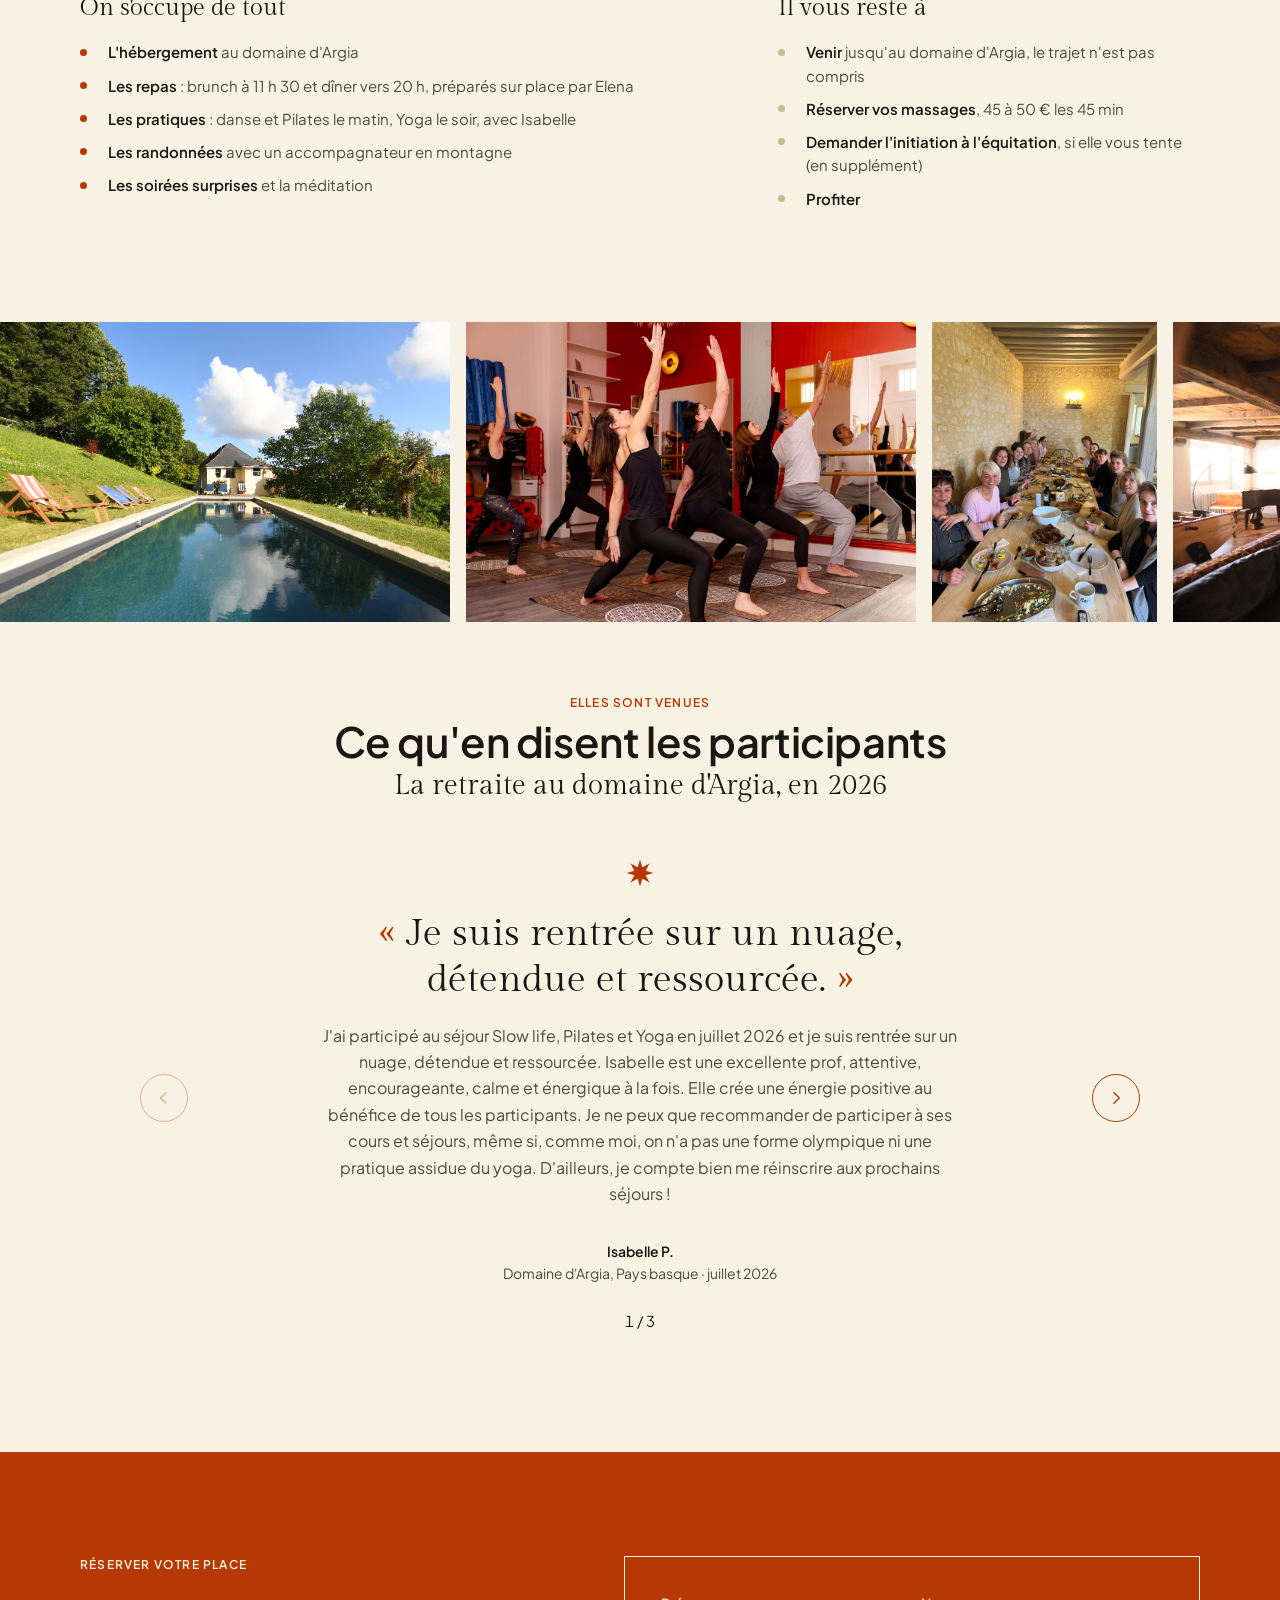
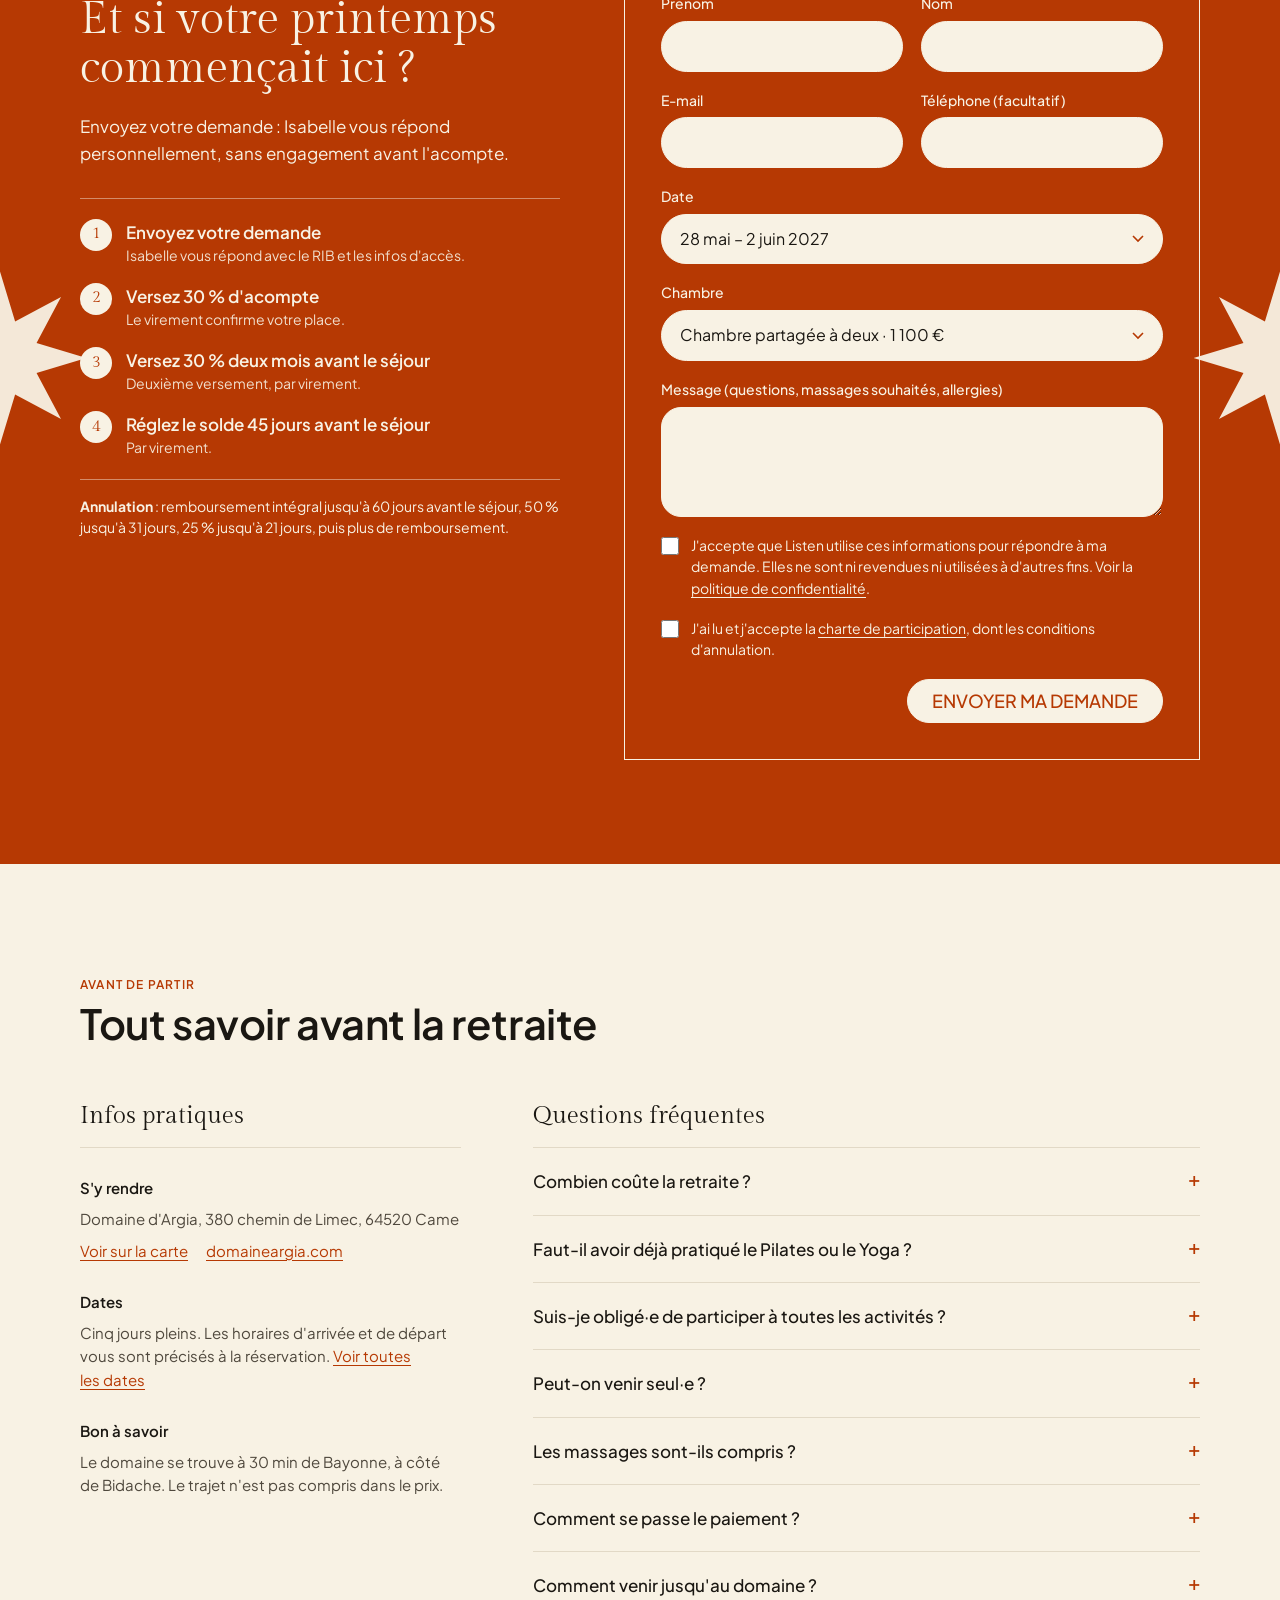
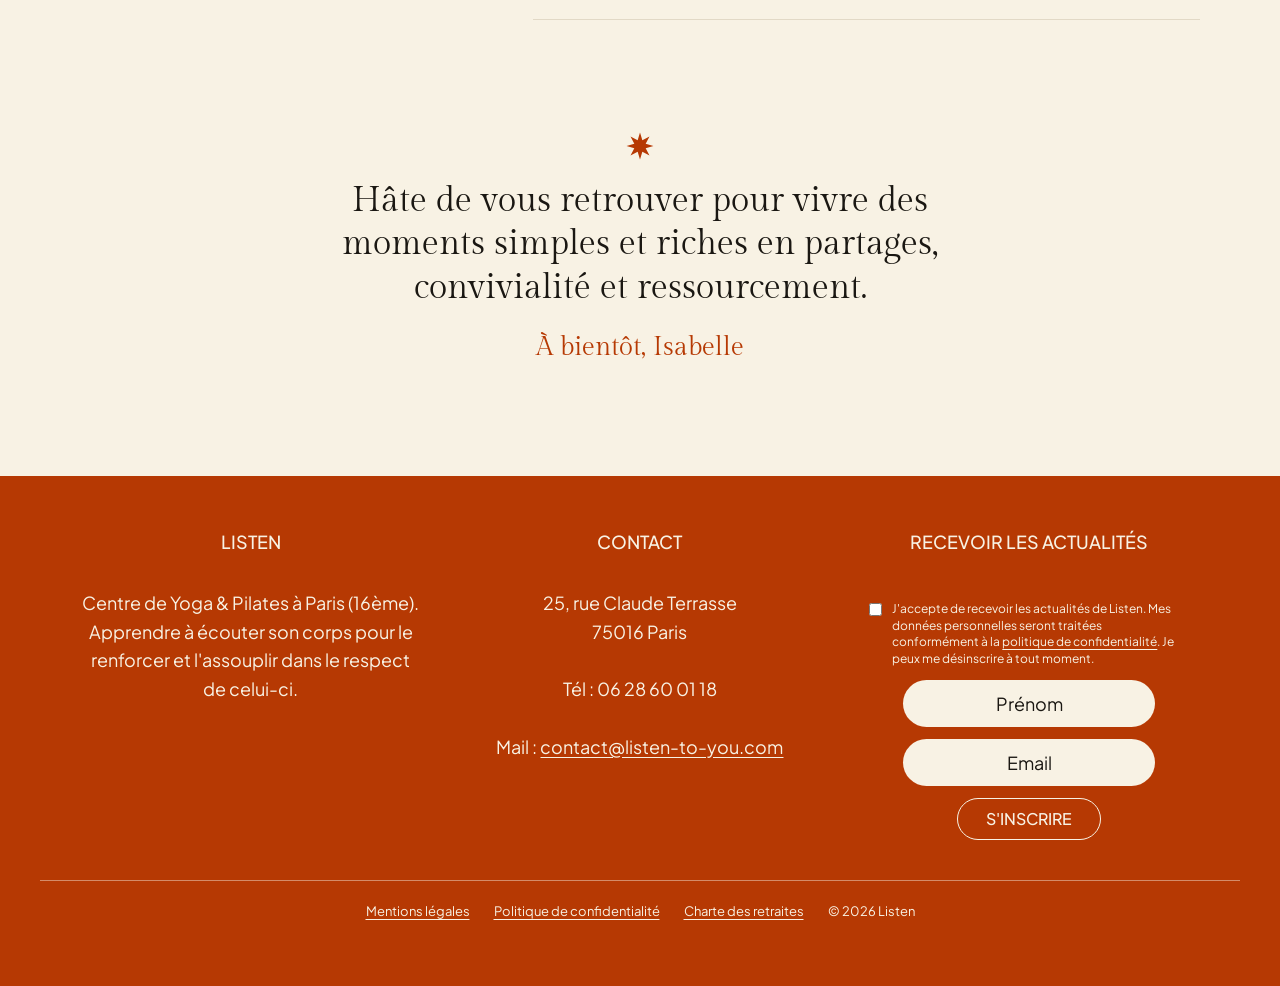
<file: sejour-argia.html>
<!doctype html>
<html lang="fr">
<meta charset="utf-8">
<meta name="viewport" content="width=device-width, initial-scale=1">
<title>Retraite Yoga et Pilates au Pays basque, domaine d'Argia | Listen</title>
<meta name="description" content="Retraite Yoga et Pilates au Pays basque, au domaine d'Argia près de Bayonne : « L'art de se régénérer » du 28 mai au 2 juin 2027 avec Isabelle Franck-Ribas et la cheffe Elena de Noesis Culinaria. Dès 880 €.">
<meta property="og:title" content="Retraite Yoga et Pilates au Pays basque, domaine d'Argia | Listen">
<meta property="og:description" content="Retraite Yoga et Pilates au Pays basque, au domaine d'Argia près de Bayonne : « L'art de se régénérer » du 28 mai au 2 juin 2027 avec Isabelle Franck-Ribas et la cheffe Elena de Noesis Culinaria. Dès 880 €.">
<!-- og:image : à remplacer par l'URL absolue de l'image sur WordPress -->
<meta property="og:image" content="images/argia-piscine.jpg">
<meta property="og:type" content="website">
<!-- Données structurées : une entrée Event par date (ici, la plus proche). à compléter à la mise en ligne avec les URL absolues (url, image). Horaires d'arrivée et de départ à confirmer. -->
<script type="application/ld+json">
{
  "@context": "https://schema.org",
  "@type": "Event",
  "name": "L'art de se régénérer : retraite Yoga et Pilates au Pays basque",
  "description": "Cinq jours de danse, de Pilates, de randonnées et de Yoga avec Isabelle Franck-Ribas et la cheffe Elena de Noesis Culinaria, au domaine d'Argia, près de Bayonne.",
  "startDate": "2027-05-28",
  "endDate": "2027-06-02",
  "eventStatus": "https://schema.org/EventScheduled",
  "eventAttendanceMode": "https://schema.org/OfflineEventAttendanceMode",
  "location": {
    "@type": "Place",
    "name": "Domaine d'Argia",
    "address": { "@type": "PostalAddress", "streetAddress": "380 chemin de Limec", "postalCode": "64520", "addressLocality": "Came", "addressRegion": "Nouvelle-Aquitaine", "addressCountry": "FR" }
  },
  "organizer": { "@type": "Organization", "name": "Listen", "email": "contact@listen-to-you.com" },
  "performer": { "@type": "Person", "name": "Isabelle Franck-Ribas" },
  "offers": [
    { "@type": "Offer", "name": "Chambre partagée à deux", "price": "1100", "priceCurrency": "EUR" },
    { "@type": "Offer", "name": "Chambre partagée à quatre", "price": "880", "priceCurrency": "EUR" }
  ]
}
</script>
<link rel="icon" href="data:image/svg+xml,%3Csvg xmlns='http://www.w3.org/2000/svg' viewBox='0 0 100 100'%3E%3Cpolygon fill='%23B63903' points='50,2 58.4,29.7 83.9,16.1 70.3,41.6 98,50 70.3,58.4 83.9,83.9 58.4,70.3 50,98 41.6,70.3 16.1,83.9 29.7,58.4 2,50 29.7,41.6 16.1,16.1 41.6,29.7'/%3E%3C/svg%3E">
<link rel="preconnect" href="https://fonts.googleapis.com">
<link rel="preconnect" href="https://fonts.gstatic.com" crossorigin>
<link rel="stylesheet" href="https://fonts.googleapis.com/css2?family=Gilda+Display&family=Plus+Jakarta+Sans:wght@400;500;600&display=swap">
<link rel="stylesheet" href="css/sejour-perche.css">
<link rel="stylesheet" href="css/avis.css">

<svg width="0" height="0" style="position:absolute" aria-hidden="true">
  <symbol id="star" viewBox="0 0 100 100"><polygon fill="currentColor" points="50,2 58.4,29.7 83.9,16.1 70.3,41.6 98,50 70.3,58.4 83.9,83.9 58.4,70.3 50,98 41.6,70.3 16.1,83.9 29.7,58.4 2,50 29.7,41.6 16.1,16.1 41.6,29.7"/></symbol>
</svg>

<a class="skip" href="#contenu">Aller au contenu</a>
<header class="nav">
  <div class="wrap">
    <a class="logo" href="#top"><img src="images/logo-listen.png" alt="Listen, Pilates et Yoga" width="122" height="78"></a>
    <nav class="menu" aria-label="Menu principal">
      <a href="#">Le studio</a>
      <a href="#">Les cours <svg class="chev" viewBox="0 0 12 8" aria-hidden="true"><path d="M1 1l5 5 5-5" fill="none" stroke="currentColor" stroke-width="1.6"/></svg></a>
      <div class="has-sub">
        <a href="retraites.html" class="is-section">Retraites <svg class="chev" viewBox="0 0 12 8" aria-hidden="true"><path d="M1 1l5 5 5-5" fill="none" stroke="currentColor" stroke-width="1.6"/></svg></a>
        <div class="sub"><ul>
          <li><a href="sejour-perche.html"><small>Perche</small>La maison fertile</a></li>
          <li><a href="#top" aria-current="page"><small>Pays basque</small>Domaine d'Argia</a></li>
          <li><a href="sejour-yaya.html"><small>Pays basque</small>Maison Yaya</a></li>
        </ul></div>
      </div>
      <a href="formations.html">Formations</a>
      <a href="#">Blog</a>
      <a href="#">Contact</a>
    </nav>
    <details class="menu-m">
      <summary>Menu</summary>
      <nav aria-label="Menu principal">
        <a href="#">Le studio</a>
        <a href="#">Les cours</a>
        <a href="retraites.html">Retraites</a>
        <a class="subl" href="sejour-perche.html">Perche · La maison fertile</a>
        <a class="subl" href="#top" aria-current="page">Pays basque · Domaine d'Argia</a>
        <a class="subl" href="sejour-yaya.html">Pays basque · Maison Yaya</a>
        <a href="formations.html">Formations</a>
        <a href="#">Blog</a>
        <a href="#">Contact</a>
      </nav>
    </details>
  </div>
</header>

<!-- Sur le site : Retraites = /retraites -->
<nav class="crumbs wrap" aria-label="Fil d'Ariane">
  <ol>
    <li><a href="retraites.html">Retraites</a></li>
    <li aria-current="page">Pays basque · Domaine d'Argia</li>
  </ol>
</nav>

<section class="hero" id="top">
  <img class="hero-bg" src="images/argia-piscine.jpg" alt="" onerror="this.remove()" width="1181" height="787">
  <div class="hero-card">
    <svg class="hero-star" aria-hidden="true"><use href="#star"/></svg>
    <h1>Retraite Yoga &amp; Pilates au Pays basque</h1>
    <p class="sub">Au domaine d'Argia, à 30 min de Bayonne</p>
    <p class="hero-when">Prochaine retraite · L'art de se régénérer · 28 mai – 2 juin 2027</p>
    <p class="hero-lede">Danse, Pilates, randonnées, Yoga et cuisine végétarienne : cinq jours pleins pour se ressourcer, avec Isabelle et Elena de Noesis Culinaria.</p>
    <div class="hero-cta">
      <a class="btn" href="#reserver">Réserver · dès 880 €</a>
      <a class="btn btn-ghost" href="#sejour">Découvrir</a>
    </div>
  </div>
</section>

<dl class="facts wrap" aria-label="La retraite en bref">
  <div><dt>Durée</dt><dd>5 jours pleins</dd></div>
  <div><dt>Niveau</dt><dd>Tous niveaux</dd></div>
  <div><dt>Repas</dt><dd>Végétariens, bio, inclus</dd></div>
  <div><dt>Prix</dt><dd>De 880 à 1 100 €</dd></div>
</dl>

<main id="contenu">
  <!-- ============ LES DATES : la plus proche en premier. Pour une nouvelle date : un <li> ici et une <option> dans le formulaire ============ -->
  <section class="dates wrap" id="dates" aria-labelledby="t-dates">
    <h2 class="kicker" id="t-dates">Les dates</h2>
    <ul>
      <li class="next"><time datetime="2027-05-28">28 mai – 2 juin 2027</time> · prochaine retraite</li>
      <li class="more">D'autres dates bientôt annoncées</li>
    </ul>
    <a href="#reserver">Choisir ma date</a>
  </section>
  <!-- ============ LE SÉJOUR ============ -->
  <section class="wrap stage" id="sejour" aria-labelledby="t-sejour">
    <div class="intro">
      <div>
        <p class="kicker">La prochaine retraite · Mai 2027</p>
        <h2 id="t-sejour">L'art de se régénérer</h2>
      </div>
      <div class="txt">
        <p class="lede">Bouger pour souffler : un séjour pour réguler le stress, retrouver son souffle et savourer le printemps basque.</p>
        <p>Cinq jours pleins pour se ressourcer, écouter son rythme, bouger en conscience, se reposer vraiment et se régaler des plats sains et créatifs d'une cheffe végétarienne reconnue. L'équilibre en mouvement, entre le corps, la nature et le système nerveux : une expérience pour se sentir pleinement vivant.</p>
        <p>C'est un séjour à la carte : vous choisissez de venir aux cours et aux activités, ou pas. Les exercices sont adaptés à tout le monde.</p>
        <ul class="essentials" aria-label="Au programme">
          <li><svg class="star" aria-hidden="true"><use href="#star"/></svg><span><b>Danse</b> en musique pour s'échauffer, chaque matin</span></li>
          <li><svg class="star" aria-hidden="true"><use href="#star"/></svg><span><b>Pilates</b> chaque matin, 1 h 30 avec la danse</span></li>
          <li><svg class="star" aria-hidden="true"><use href="#star"/></svg><span><b>Randonnées</b> accompagnées, 4 après-midis</span></li>
          <li><svg class="star" aria-hidden="true"><use href="#star"/></svg><span><b>Hatha et Yin Yoga</b> chaque soir, 2 h</span></li>
          <li><svg class="star" aria-hidden="true"><use href="#star"/></svg><span><b>Cuisine</b> végétarienne, bio et locale, par Elena</span></li>
          <li><svg class="star" aria-hidden="true"><use href="#star"/></svg><span><b>Massages</b> en supplément, sur rendez-vous</span></li>
        </ul>
      </div>
    </div>
  </section>

  <!-- ============ GRANDE PHOTO + CITATION ============ -->
  <figure class="photo-quote" role="img" aria-label="Une séance de barre au studio Listen. Citation : « Le mouvement est la première étape vers le bonheur », Joseph Pilates.">
    <div class="wrap">
      <svg class="star" aria-hidden="true"><use href="#star"/></svg>
      <blockquote>Le mouvement est la première étape vers le bonheur.</blockquote>
      <figcaption><cite>Joseph Pilates</cite></figcaption>
    </div>
  </figure>

  <!-- ============ LE LIEU ============ -->
  <section class="stage wrap" id="lieu" aria-labelledby="t-lieu">
    <div class="stage-head">
      <p class="kicker">Le lieu</p>
      <h2 id="t-lieu">Le domaine d'Argia, au Pays basque</h2>
      <p class="serif">Un havre de paix dans une nature luxuriante</p>
    </div>

    <div class="mosaic four">
      <img class="photo" src="images/argia-salon.jpg" alt="Le salon du domaine d'Argia, sous de grandes poutres en bois, avec un piano et des canapés" loading="lazy" width="1181" height="787">
      <img class="photo" src="images/argia-maison.jpg" alt="La façade du domaine d'Argia, maison du XVIIe siècle aux volets gris" loading="lazy" width="1181" height="568">
      <img class="photo" src="images/argia-salle-a-manger.jpg" alt="La salle à manger, longue table dressée devant une grande bibliothèque" loading="lazy" width="1181" height="787">
      <img class="photo" src="images/argia-piscine.jpg" alt="La piscine du domaine, bordée de transats, au pied d'une colline verte" loading="lazy" width="1181" height="787">
    </div>

    <div class="place">
      <div>
        <p class="kicker">Près de Bidache</p>
        <h3>Une maison du XVIIe siècle qui a une âme</h3>
      </div>
      <div class="txt">
        <p class="lede">Dans la nature luxuriante et riante du Pays basque, le domaine d'Argia est un havre de paix, à 30 min de Bayonne.</p>
        <p>Rénovée par un photographe et sa femme, cette maison du XVIIe siècle a un charme unique. Piscine, collines et chemins de randonnée : on peut aussi ne rien faire, et c'est très bien.</p>
      </div>
    </div>

    <div class="duo">
      <div class="pics">
        <img class="photo" src="images/noesis-table.jpg" alt="Une table de brunch dressée par Noesis Culinaria : salades, chaussons et petites verrines" loading="lazy" width="448" height="551">
        <img class="photo" src="images/noesis-elena.jpg" alt="Elena, cheffe de Noesis Culinaria, dressant un buffet sous des arcades en pierre" loading="lazy" width="629" height="629">
      </div>
      <div class="txt">
        <div>
          <p class="kicker">La table</p>
          <h3>La cuisine d'Elena, Noesis Culinaria</h3>
        </div>
        <p class="lede">Une cuisine vivante, consciente et gourmande : Elena, de <a href="https://www.instagram.com/noesisculinaria/" target="_blank" rel="noopener">Noesis Culinaria</a>, prépare sur place des repas végétariens et véganes, bios, locaux et de saison.</p>
        <p>Inspirée de ses racines andalouses et de la cuisine méditerranéenne, elle adapte ses menus au rythme de la retraite et aux besoins de chacun, avec une attention particulière portée au gluten et au lactose. Des repas savoureux, digestes et réconfortants, qui favorisent l'ancrage et la présence nécessaires à la pratique.</p>
        <p class="kicker meals">Brunch à 11 h 30 · dîner vers 20 h</p>
      </div>
    </div>

    <div class="place">
      <div>
        <p class="kicker">L'hébergement</p>
        <h3>Des chambres partagées, à deux ou à quatre</h3>
      </div>
      <div class="txt">
        <p class="lede">Des chambres partagées à deux ou à quatre lits séparés.</p>
        <p>De 880 à 1 100 € par personne selon la chambre. <a href="#tarifs">Voir les chambres et les tarifs</a></p>
      </div>
    </div>
  </section>

  <!-- ============ LES ACTIVITÉS ============ -->
  <section class="band" id="activites" aria-labelledby="t-activites">
    <svg class="band-star l" aria-hidden="true"><use href="#star"/></svg>
    <svg class="band-star r" aria-hidden="true"><use href="#star"/></svg>
    <div class="wrap">
      <div class="stage-head"><h2 id="t-activites">Les activités de la retraite</h2></div>
      <div class="acts">
        <article class="act">
          <img class="photo" src="images/retraite-danse.jpg" alt="Un groupe danse librement dans une grande salle de pratique, pendant une retraite" loading="lazy" width="1200" height="1600">
          <h3>Danse</h3>
          <p class="when">Chaque matin, en échauffement</p>
          <p>Pour booster notre énergie, nous nous échauffons en musique avant le Pilates : de quoi cultiver l'énergie et la joie dès le matin.</p>
        </article>
        <article class="act">
          <img class="photo" src="images/retraite-pilates.jpg" alt="Une séance de Pilates au sol sous les poutres, pendant une retraite" loading="lazy" width="1066" height="1600">
          <h3>Pilates</h3>
          <p class="when">Chaque matin, 1 h 30 avec la danse</p>
          <p>Parce que nous avons le temps, nous étudions en profondeur les principes fondamentaux : respiration, ancrage, centre, fluidité, équilibre, concentration. Pilates classique et contemporain, avec une initiation à la barre au sol Fletcher et des séances inspirées de la méthode Munz et de Célina Hwang.</p>
        </article>
        <article class="act">
          <img class="photo" src="images/retraite-meditation-jardin.jpg" alt="Méditation face au jardin, au soleil, pendant une retraite" loading="lazy" width="1600" height="1200">
          <h3>Yoga</h3>
          <p class="when">Chaque soir, 2 h</p>
          <p>Postures de Hatha Yoga et de Yin Yoga, avec un chakra par jour pour harmoniser les 7 chakras, faire monter l'énergie vitale et se ressourcer en profondeur. Auto-massages, yoga du visage, et méditation pour ceux qui le souhaitent.</p>
        </article>
      </div>

      <div class="free">
        <h3>Pendant le temps libre</h3>
        <ul>
          <li><b>Randonnées</b> avec un accompagnateur en montagne, 4 après-midis</li>
          <li><b>Massages</b> avec Céline, masseuse énergétique, deep tissue, intuitive</li>
          <li><b>Visite</b> de Bayonne</li>
          <li><b>Farniente</b> et lecture au bord de la piscine</li>
          <li><b>Initiation</b> à l'équitation, sur demande</li>
          <li><b>Soirées surprises</b></li>
        </ul>
      </div>
    </div>
  </section>

  <!-- ============ LA JOURNÉE TYPE + LE GUIDE (programme détaillé envoyé plus tard) ============ -->
  <section class="stage wrap" id="programme" aria-labelledby="t-programme">
    <div class="stage-head">
      <p class="kicker">Le programme</p>
      <h2 id="t-programme">Une journée au domaine d'Argia</h2>
      <p class="serif">Pilates le matin, randonnée l'après-midi, Yoga le soir</p>
    </div>
    <div class="days one">
      <details class="day" open>
        <summary><h3><span>Chaque jour</span>Pilates le matin, Yoga le soir</h3></summary>
        <ol>
          <li><time>Le matin</time><b>Danse en musique, puis Pilates</b><span>1 h 30 de pratique</span></li>
          <li><time>11 h 30</time><b>Brunch</b></li>
          <li><time>13 h 30 – 18 h</time><b>Randonnée avec un accompagnateur en montagne <span class="tag">Facultatif</span></b><span>Ou piscine, Bayonne, massage</span></li>
          <li><time>Le soir</time><b>Hatha et Yin Yoga</b><span>Un chakra par jour</span></li>
          <li><time>20 h – 20 h 30</time><b>Dîner</b></li>
          <li><time>Après le dîner</time><b>Méditation ou soirée surprise <span class="tag">Facultatif</span></b></li>
        </ol>
      </details>
    </div>
    <!-- Sur le site : lien vers le PDF du programme fourni par Isabelle -->
    <p class="prog-cta"><a class="btn btn-ghost" href="#">Voir le programme détaillé (PDF)</a></p>

    <div class="guide">
      <img class="photo" src="images/Isabelle.jpg" alt="Isabelle Franck-Ribas" loading="lazy" width="1024" height="1024">
      <div class="txt">
        <div>
          <p class="kicker">Votre guide</p>
          <h3>Isabelle Franck-Ribas</h3>
          <p class="role">Fondatrice de Listen, professeure de Pilates et de Yoga</p>
        </div>
        <p>Isabelle enseigne le mouvement depuis vingt ans et propose des séjours Yoga-Pilates depuis 2020, chacun autour d'un thème. Au domaine d'Argia, c'est la régénération : bouger pour souffler, apaiser le système nerveux et retrouver son énergie vitale.</p>
        <ul class="creds">
          <li><b>Pilates</b><span>Formée chez Ron Fletcher</span></li>
          <li><b>Hatha Yoga</b><span>Kriya Hatha Yoga de Babaji</span></li>
          <li><b>Yin Yoga</b><span>Formée avec Withyin</span></li>
          <li><b>En ce moment</b><span>Théorie polyvagale, système nerveux</span></li>
        </ul>
      </div>
    </div>
  </section>

  <!-- ============ TARIFS ============ -->
  <section class="stage" id="tarifs" aria-labelledby="t-tarifs">
    <div class="wrap">
      <div class="stage-head">
        <p class="kicker">Tarifs</p>
        <h2 id="t-tarifs">Tarifs de la retraite</h2>
        <p class="serif">Par personne, pour les 5 jours, selon la chambre</p>
      </div>

      <ul class="rooms two" aria-label="Tarifs par personne">
        <li><span class="amt">1 100 € <small>/ pers.</small></span><b>Chambre partagée à deux</b><span>2 lits séparés</span></li>
        <li><span class="amt">880 € <small>/ pers.</small></span><b>Chambre partagée à quatre</b><span>4 lits séparés dans une grande chambre</span></li>
      </ul>

      <div class="care">
        <div>
        <h3>On s'occupe de tout</h3>
        <ul>
          <li><span><b>L'hébergement</b> au domaine d'Argia</span></li>
          <li><span><b>Les repas</b> : brunch à 11 h 30 et dîner vers 20 h, préparés sur place par Elena</span></li>
          <li><span><b>Les pratiques</b> : danse et Pilates le matin, Yoga le soir, avec Isabelle</span></li>
          <li><span><b>Les randonnées</b> avec un accompagnateur en montagne</span></li>
          <li><span><b>Les soirées surprises</b> et la méditation</span></li>
        </ul>
        </div>
        <div class="todo">
          <h3>Il vous reste à</h3>
          <ul>
            <li><span><b>Venir</b> jusqu'au domaine d'Argia, le trajet n'est pas compris</span></li>
            <li><span><b>Réserver vos massages</b>, 45 à 50 € les 45 min</span></li>
            <li><span><b>Demander l'initiation à l'équitation</b>, si elle vous tente (en supplément)</span></li>
            <li><span><b>Profiter</b></span></li>
          </ul>
        </div>
      </div>
    </div>
  </section>

  <!-- ============ TÉMOIGNAGES : trois participantes de la retraite d'Argia en 2026 ============ -->
  <section class="stage" id="temoignages" aria-labelledby="t-temoignages">
    <!-- Défilé de photos : la 2e série, masquée aux lecteurs d'écran, permet la boucle sans à-coup -->
    <div class="reel">
      <div class="reel-track">
        <img src="images/argia-piscine.jpg" alt="La piscine du domaine d'Argia" loading="lazy" width="1181" height="787">
        <img src="images/studio-yoga.jpg" alt="Une séance de Hatha Yoga au studio Listen" loading="lazy" width="1400" height="934">
        <img src="images/retraite-repas.jpg" alt="Un repas partagé autour d'une longue table, pendant une retraite" loading="lazy" width="1200" height="1600">
        <img src="images/argia-salon.jpg" alt="Le salon du domaine d'Argia" loading="lazy" width="1181" height="787">
        <img src="images/sejour-expression.jpg" alt="Une séance de danse en musique" loading="lazy" width="1069" height="680">
        <img src="images/retraite-amies-ocean.jpg" alt="Des participantes réunies face à l'océan au coucher du soleil" loading="lazy" width="1024" height="768">
        <img src="images/argia-salle-a-manger.jpg" alt="La salle à manger du domaine d'Argia" loading="lazy" width="1181" height="787">
        <img src="images/studio-pilates.jpg" alt="Une séance de Pilates au studio Listen" loading="lazy" width="1400" height="934">
        <img src="images/retraite-repas-terrasse.jpg" alt="Un déjeuner en terrasse entre participantes" loading="lazy" width="1200" height="1600">
        <img src="images/argia-maison.jpg" alt="La façade du domaine d'Argia" loading="lazy" width="1181" height="568">
        <img src="images/sejour-cuisine.jpg" alt="Un bouillon de légumes maison" loading="lazy" width="1080" height="1069">
        <img src="images/retraite-plage-groupe.jpg" alt="Le groupe en balade sur une plage du Pays basque" loading="lazy" width="1600" height="1200">
        <img src="images/argia-piscine.jpg" alt="" loading="lazy" width="1181" height="787">
        <img src="images/studio-yoga.jpg" alt="" loading="lazy" width="1400" height="934">
        <img src="images/retraite-repas.jpg" alt="" loading="lazy" width="1200" height="1600">
        <img src="images/argia-salon.jpg" alt="" loading="lazy" width="1181" height="787">
        <img src="images/sejour-expression.jpg" alt="" loading="lazy" width="1069" height="680">
        <img src="images/retraite-amies-ocean.jpg" alt="" loading="lazy" width="1024" height="768">
        <img src="images/argia-salle-a-manger.jpg" alt="" loading="lazy" width="1181" height="787">
        <img src="images/studio-pilates.jpg" alt="" loading="lazy" width="1400" height="934">
        <img src="images/retraite-repas-terrasse.jpg" alt="" loading="lazy" width="1200" height="1600">
        <img src="images/argia-maison.jpg" alt="" loading="lazy" width="1181" height="568">
        <img src="images/sejour-cuisine.jpg" alt="" loading="lazy" width="1080" height="1069">
        <img src="images/retraite-plage-groupe.jpg" alt="" loading="lazy" width="1600" height="1200">
      </div>
    </div>
    <div class="wrap stage-head">
      <p class="kicker">Elles sont venues</p>
      <h2 id="t-temoignages">Ce qu'en disent les participants</h2>
      <p class="serif">La retraite au domaine d'Argia, en 2026</p>
    </div>
    <div class="wrap">
    <!-- Avis en carrousel : la phrase forte de chaque avis en grand, l'avis complet dessous (css/avis.css, js/avis.js) -->
    <div class="slider" aria-roledescription="carrousel" aria-label="Avis des participants">
      <svg class="star" aria-hidden="true"><use href="#star"/></svg>
      <div class="slides" tabindex="0">
        <figure class="slide" role="group" aria-roledescription="avis" aria-label="1 sur 3">
          <blockquote>
            <p class="slide-hl">Je suis rentrée sur un nuage, détendue et ressourcée.</p>
            <p class="slide-full">J'ai participé au séjour Slow life, Pilates et Yoga en juillet 2026 et je suis rentrée sur un nuage, détendue et ressourcée. Isabelle est une excellente prof, attentive, encourageante, calme et énergique à la fois. Elle crée une énergie positive au bénéfice de tous les participants. Je ne peux que recommander de participer à ses cours et séjours, même si, comme moi, on n'a pas une forme olympique ni une pratique assidue du yoga. D'ailleurs, je compte bien me réinscrire aux prochains séjours !</p>
          </blockquote>
          <figcaption><b>Isabelle P.</b>Domaine d'Argia, Pays basque · juillet 2026</figcaption>
        </figure>
        <figure class="slide" role="group" aria-roledescription="avis" aria-label="2 sur 3">
          <blockquote>
            <p class="slide-hl">Tout était parfait : le lieu, les activités, les repas bios et végétariens, les personnes rencontrées…</p>
            <p class="slide-full">J'ai passé une merveilleuse semaine au domaine d'Argia lors du séjour organisé par Isabelle l'été dernier. Tout était parfait : le lieu, les activités, les repas bios et végétariens, les personnes rencontrées… Un séjour dont je ressens encore aujourd'hui les bienfaits. Merci infiniment Isa !</p>
          </blockquote>
          <figcaption><b>Corinne Y.</b>Domaine d'Argia, Pays basque · juillet 2026</figcaption>
        </figure>
        <figure class="slide" role="group" aria-roledescription="avis" aria-label="3 sur 3">
          <blockquote>
            <p class="slide-hl">On revient régénérés et avec énormément d'énergie !</p>
            <p class="slide-full">Je participe aux retraites d'Isabelle depuis 2020 et j'y retrouve à chaque fois le même plaisir : des cours d'une grande qualité pédagogique, des lieux choisis avec soin pour que l'on s'y sente bien, des repas sains et délicieux et surtout la joie et la bonne humeur qu'Isabelle communique à ses élèves et qui donnent à ses stages un caractère unique. On revient régénérés et avec énormément d'énergie !</p>
          </blockquote>
          <figcaption><b>Anne-Claire C.</b>Aix-en-Provence (2020), domaine d'Argia (2026)</figcaption>
        </figure>
      </div>
    <div class="slider-nav">
      <button class="slider-prev" type="button" aria-label="Avis précédent"><svg viewBox="0 0 24 24" aria-hidden="true"><path d="M15 5l-7 7 7 7" fill="none" stroke="currentColor" stroke-width="1.6"/></svg></button>
      <p class="slider-count" aria-live="polite"><span>1</span> / 3</p>
      <button class="slider-next" type="button" aria-label="Avis suivant"><svg viewBox="0 0 24 24" aria-hidden="true"><path d="M9 5l7 7-7 7" fill="none" stroke="currentColor" stroke-width="1.6"/></svg></button>
    </div>
    </div>
    </div>
  </section>

  <!-- ============ RÉSERVER ============ -->
  <section class="cta stage" id="reserver" aria-labelledby="t-reserver">
    <svg class="band-star l" aria-hidden="true"><use href="#star"/></svg>
    <svg class="band-star r" aria-hidden="true"><use href="#star"/></svg>
    <div class="wrap cta-grid">
      <div class="cta-txt">
        <p class="kicker">Réserver votre place</p>
        <h2 id="t-reserver">Et si votre printemps commençait ici ?</h2>
        <p>Envoyez votre demande : Isabelle vous répond personnellement, sans engagement avant l'acompte.</p>
        <ol class="steps">
          <li><div><b>Envoyez votre demande</b><p>Isabelle vous répond avec le RIB et les infos d'accès.</p></div></li>
          <li><div><b>Versez 30 % d'acompte</b><p>Le virement confirme votre place.</p></div></li>
          <li><div><b>Versez 30 % deux mois avant le séjour</b><p>Deuxième versement, par virement.</p></div></li>
          <li><div><b>Réglez le solde 45 jours avant le séjour</b><p>Par virement.</p></div></li>
        </ol>
        <p class="cta-note"><b>Annulation</b> : remboursement intégral jusqu'à 60&nbsp;jours avant le séjour, 50&nbsp;% jusqu'à 31&nbsp;jours, 25&nbsp;% jusqu'à 21&nbsp;jours, puis plus de remboursement.</p>
      </div>

      <form class="form" id="form" novalidate>
        <div class="field">
          <label for="f-first">Prénom</label>
          <input id="f-first" name="firstname" type="text" autocomplete="given-name" required>
        </div>
        <div class="field">
          <label for="f-last">Nom</label>
          <input id="f-last" name="lastname" type="text" autocomplete="family-name" required>
        </div>
        <div class="field">
          <label for="f-email">E-mail</label>
          <input id="f-email" name="email" type="email" autocomplete="email" required>
        </div>
        <div class="field">
          <label for="f-tel">Téléphone (facultatif)</label>
          <input id="f-tel" name="phone" type="tel" autocomplete="tel">
        </div>
        <div class="field full">
          <label for="f-date">Date</label>
          <select id="f-date" name="date">
            <option value="2027-05-28">28 mai – 2 juin 2027</option>
            <option value="prochaine">Une prochaine date : me prévenir</option>
          </select>
        </div>
        <div class="field full">
          <label for="f-room">Chambre</label>
          <select id="f-room" name="room">
            <option value="r2">Chambre partagée à deux · 1 100 €</option>
            <option value="r4">Chambre partagée à quatre · 880 €</option>
          </select>
        </div>
        <div class="field full">
          <label for="f-msg">Message (questions, massages souhaités, allergies)</label>
          <textarea id="f-msg" name="message"></textarea>
        </div>
        <label class="consent"><input type="checkbox" name="consent" required><span>J'accepte que Listen utilise ces informations pour répondre à ma demande. Elles ne sont ni revendues ni utilisées à d'autres fins. Voir la <a href="#">politique de confidentialité</a>.</span></label>
        <label class="consent"><input type="checkbox" name="charte" required><span>J'ai lu et j'accepte la <a href="charte.html" target="_blank" rel="noopener">charte de participation</a>, dont les conditions d'annulation.</span></label>
        <div class="form-foot">
          <button class="btn btn-light" type="submit">Envoyer ma demande</button>
        </div>
        <p class="form-done" id="formDone" role="status" hidden></p>
      </form>
    </div>
  </section>

  <!-- ============ AVANT DE PARTIR ============ -->
  <section class="wrap stage" id="infos" aria-labelledby="t-infos">
    <div class="stage-head">
      <p class="kicker">Avant de partir</p>
      <h2 id="t-infos">Tout savoir avant la retraite</h2>
    </div>
    <div class="infos-grid">
      <div>
        <h3 class="col-title">Infos pratiques</h3>
        <div class="practical">
          <div>
            <h3>S'y rendre</h3>
            <address>Domaine d'Argia, 380 chemin de Limec, 64520 Came</address>
            <div class="links">
              <a href="https://www.google.com/maps/search/?api=1&amp;query=380+chemin+de+Limec+64520+Came" target="_blank" rel="noopener">Voir sur la carte</a>
              <a href="https://www.domaineargia.com" target="_blank" rel="noopener">domaineargia.com</a>
            </div>
          </div>
          <div>
            <h3>Dates</h3>
            <!-- Horaires d'arrivée et de départ à confirmer avec Isabelle -->
            <p>Cinq jours pleins. Les horaires d'arrivée et de départ vous sont précisés à la réservation. <a href="#dates">Voir toutes les dates</a></p>
          </div>
          <div>
            <h3>Bon à savoir</h3>
            <p>Le domaine se trouve à 30 min de Bayonne, à côté de Bidache. Le trajet n'est pas compris dans le prix.</p>
          </div>
        </div>
      </div>
      <div class="faq-col" id="faq">
        <h3 class="col-title">Questions fréquentes</h3>
        <div class="faq">
          <details><summary>Combien coûte la retraite ?</summary><p>1 100 € par personne en chambre partagée à deux, 880 € par personne en chambre partagée à quatre. Le prix comprend l'hébergement, les repas, les pratiques avec Isabelle, les randonnées et les soirées.</p></details>
          <details><summary>Faut-il avoir déjà pratiqué le Pilates ou le Yoga ?</summary><p>Non. Les exercices sont adaptés à tout le monde, que vous débutiez ou que vous pratiquiez déjà.</p></details>
          <details><summary>Suis-je obligé·e de participer à toutes les activités ?</summary><p>Non. C'est un séjour à la carte : vous choisissez de venir aux cours et aux activités, ou de profiter du domaine à votre rythme.</p></details>
          <details><summary>Peut-on venir seul·e ?</summary><p>Oui. Les tarifs sont par personne, en chambre partagée avec d'autres participants.</p></details>
          <details><summary>Les massages sont-ils compris ?</summary><p>Non. Ils sont réalisés par Céline, masseuse énergétique, deep tissue et intuitive, pour 45 à 50 € les 45 min.</p></details>
          <details><summary>Comment se passe le paiement ?</summary><p>30 % d'acompte par virement pour réserver, 30 % deux mois avant le séjour, puis le solde 45 jours avant. Les conditions d'annulation sont détaillées dans la <a href="charte.html#annulation">charte de participation</a>.</p></details>
          <details><summary>Comment venir jusqu'au domaine ?</summary><p>Le domaine d'Argia se trouve à Came, à 30 min de Bayonne. Le trajet n'est pas compris dans le prix.</p></details>
        </div>
      </div>
    </div>
  </section>

  <section class="closing">
    <svg class="star" aria-hidden="true"><use href="#star"/></svg>
    <p>Hâte de vous retrouver pour vivre des moments simples et riches en partages, convivialité et ressourcement.</p>
    <p class="sign">À bientôt, Isabelle</p>
  </section>
</main>

<footer>
  <div class="wrap">
    <div>
      <h2>Listen</h2>
      <p>Centre de Yoga &amp; Pilates à Paris (16ème).</p>
      <p>Apprendre à écouter son corps pour le renforcer et l'assouplir dans le respect de celui-ci.</p>
    </div>
    <div>
      <h2>Contact</h2>
      <address>25, rue Claude Terrasse<br>75016 Paris<br><br>Tél : 06 28 60 01 18<br><br>Mail : <a href="mailto:contact@listen-to-you.com">contact@listen-to-you.com</a></address>
    </div>
    <form class="news" onsubmit="event.preventDefault()">
      <h2>Recevoir les actualités</h2>
      <label class="ok"><input type="checkbox" name="consent" required><span>J'accepte de recevoir les actualités de Listen. Mes données personnelles seront traitées conformément à la <a href="#">politique de confidentialité</a>. Je peux me désinscrire à tout moment.</span></label>
      <input type="text" name="prenom" placeholder="Prénom" aria-label="Prénom" autocomplete="given-name">
      <input type="email" name="email" placeholder="Email" aria-label="E-mail" autocomplete="email">
      <button type="submit">S'inscrire</button>
    </form>
  </div>
  <div class="wrap legal">
    <a href="#">Mentions légales</a>
    <a href="#">Politique de confidentialité</a>
    <a href="charte.html">Charte des retraites</a>
    <span>© 2026 Listen</span>
  </div>
</footer>

<div class="mbar" id="mbar">
  <div class="p"><b>dès 880 €</b><span>28 mai – 2 juin 2027</span></div>
  <a class="btn" href="#reserver">Réserver</a>
</div>

<script src="js/sejour-perche.js"></script>
<script src="js/avis.js"></script>
</file>
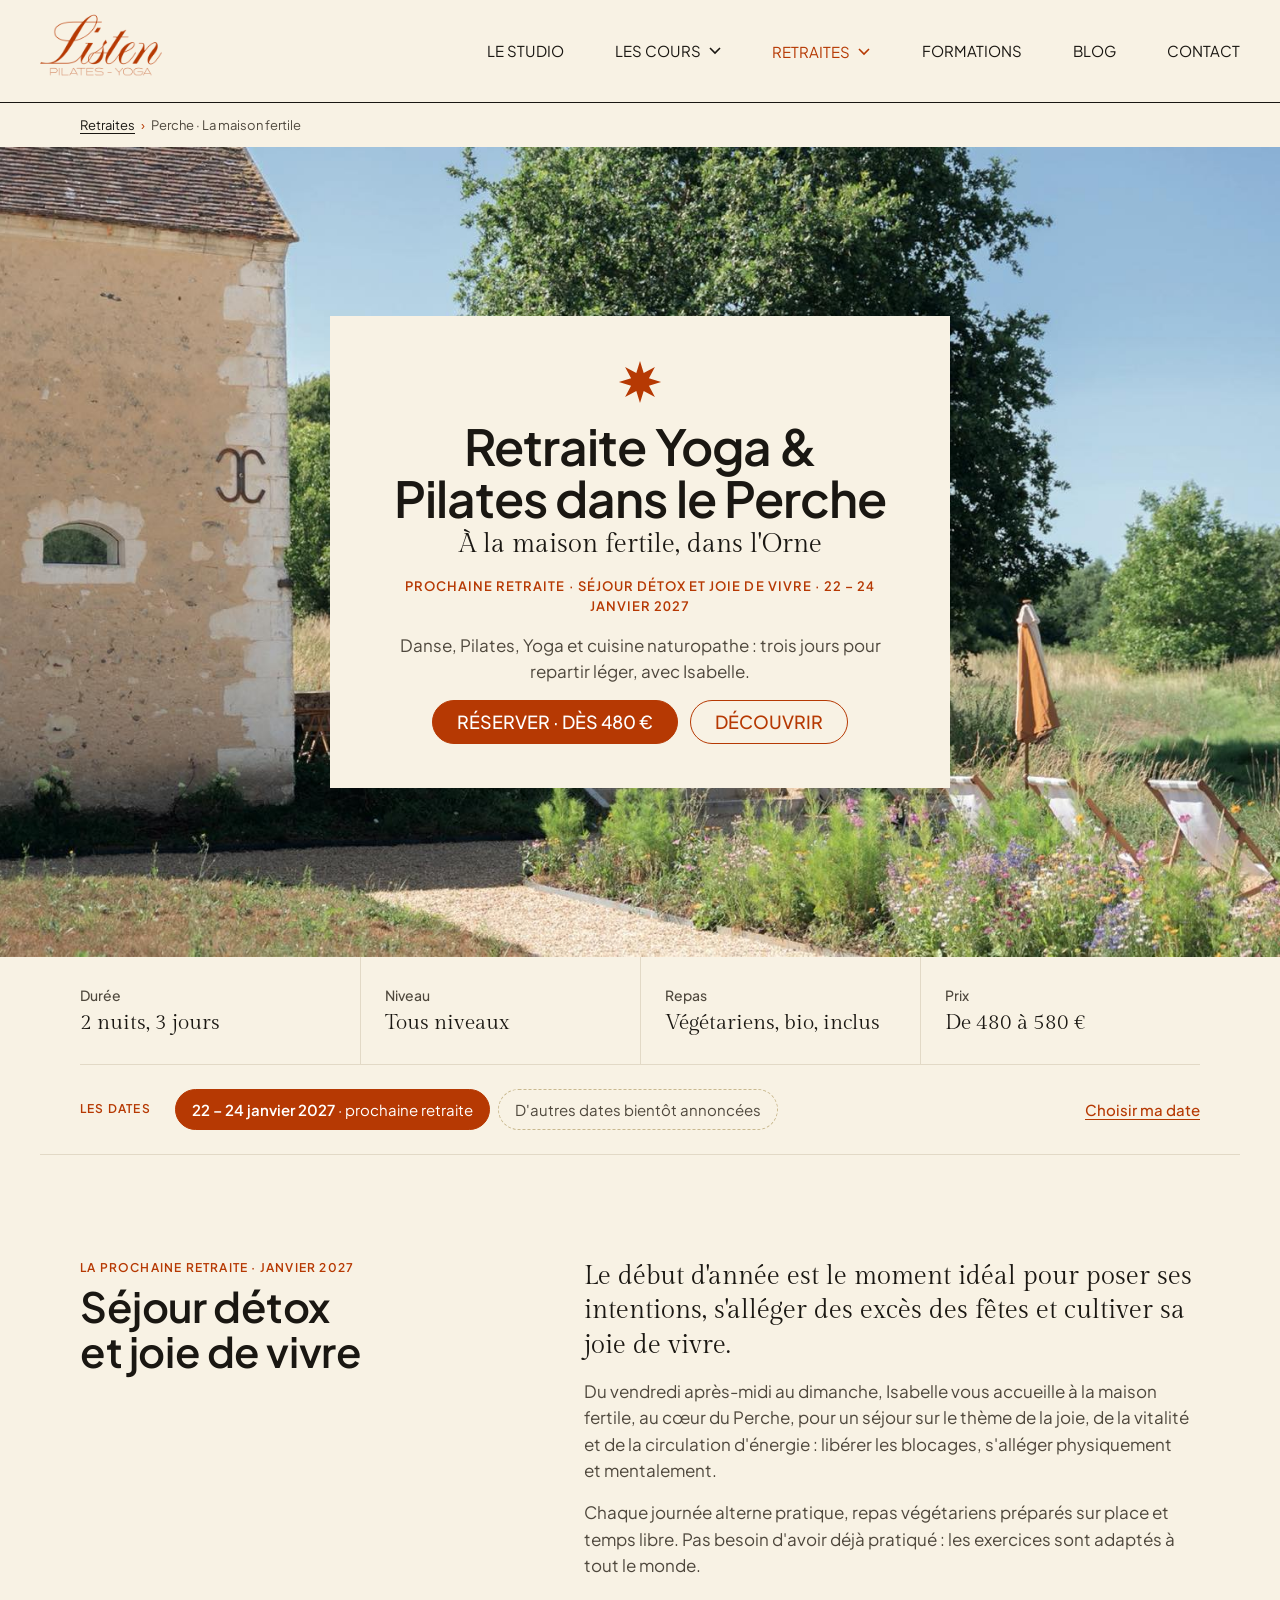
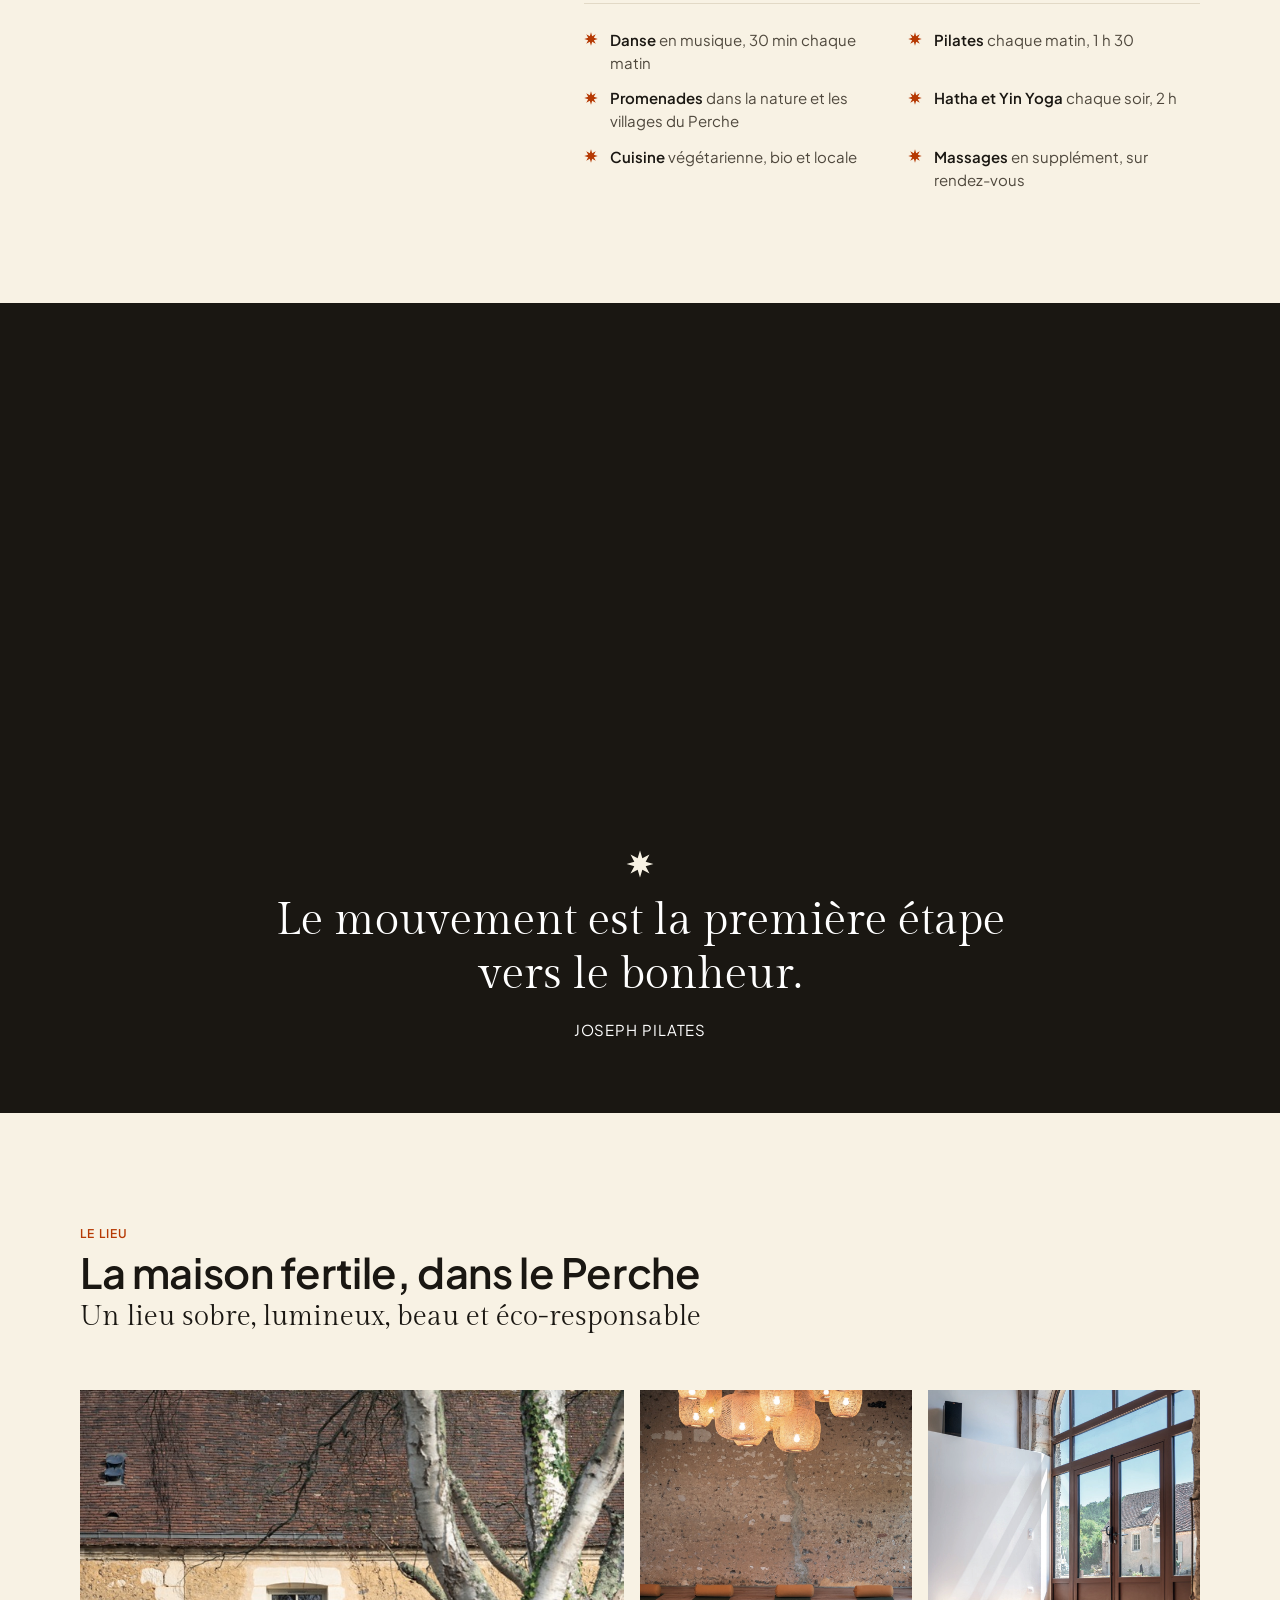
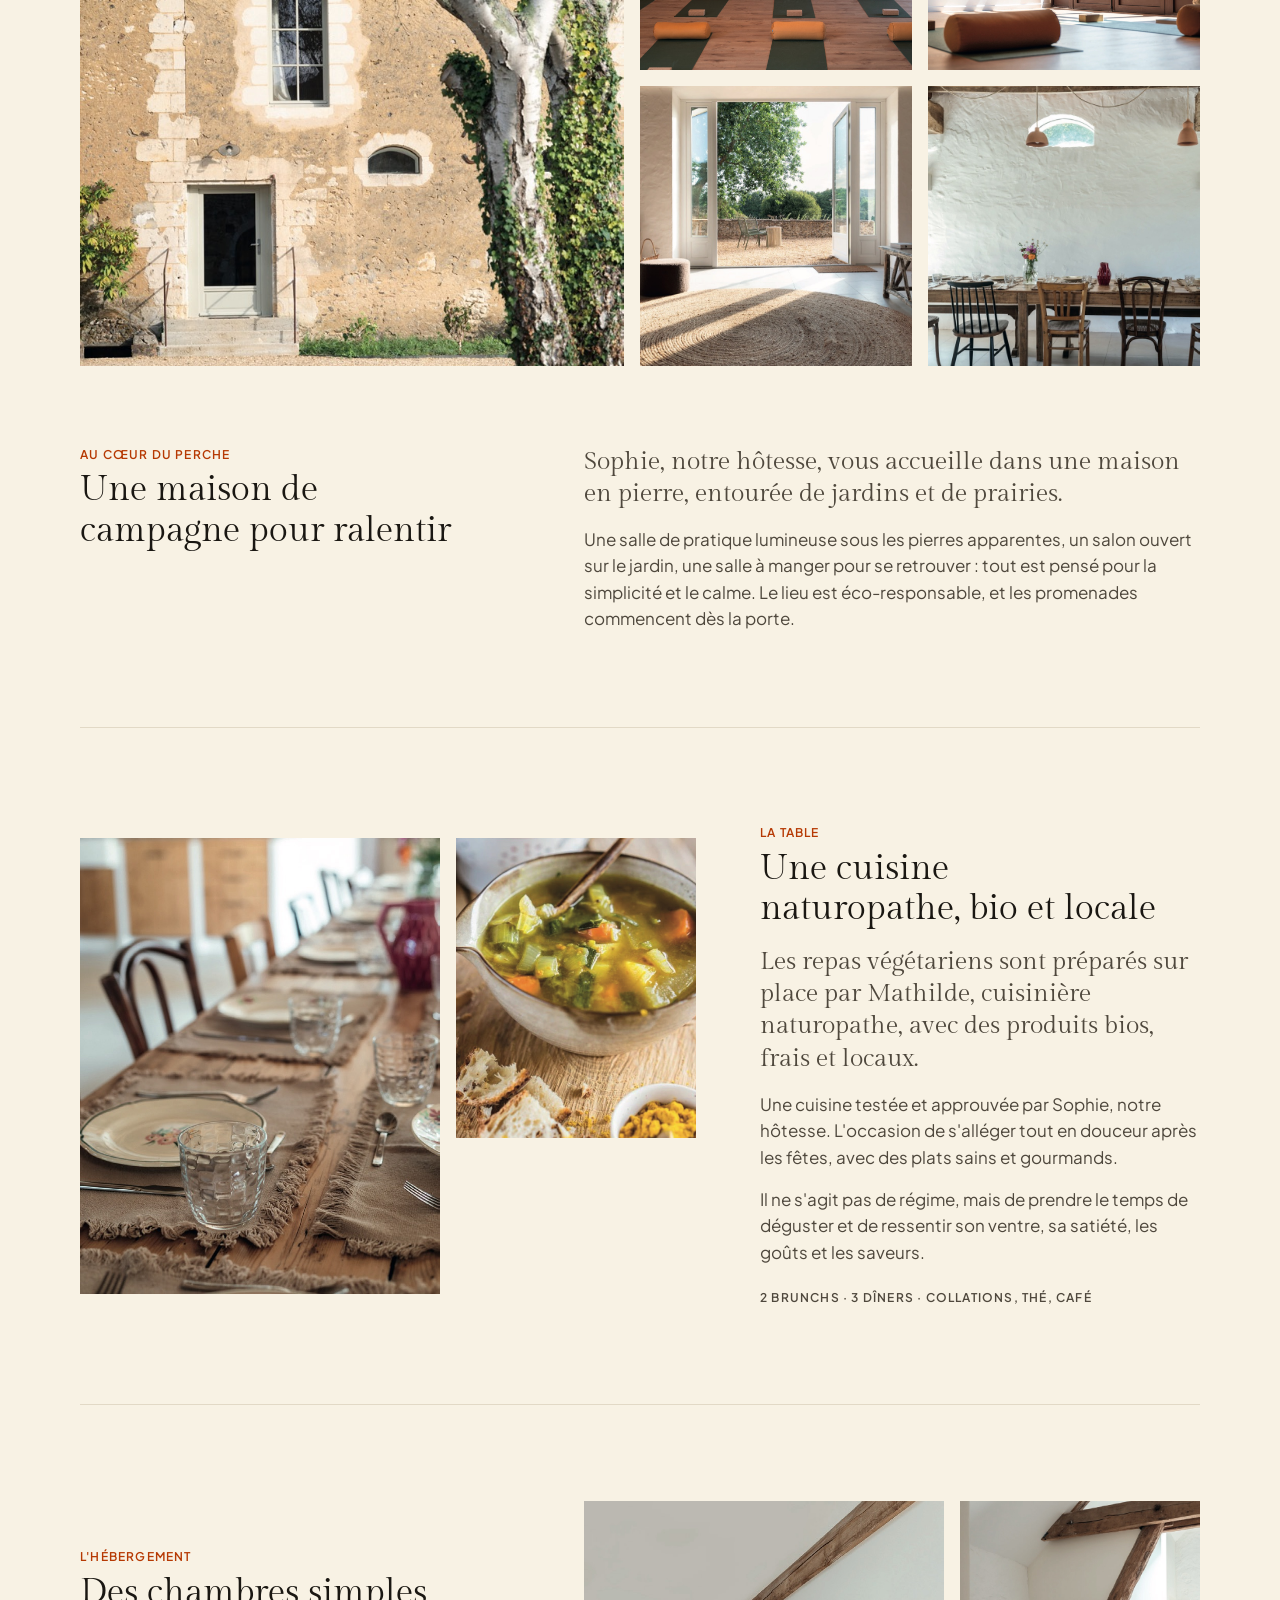
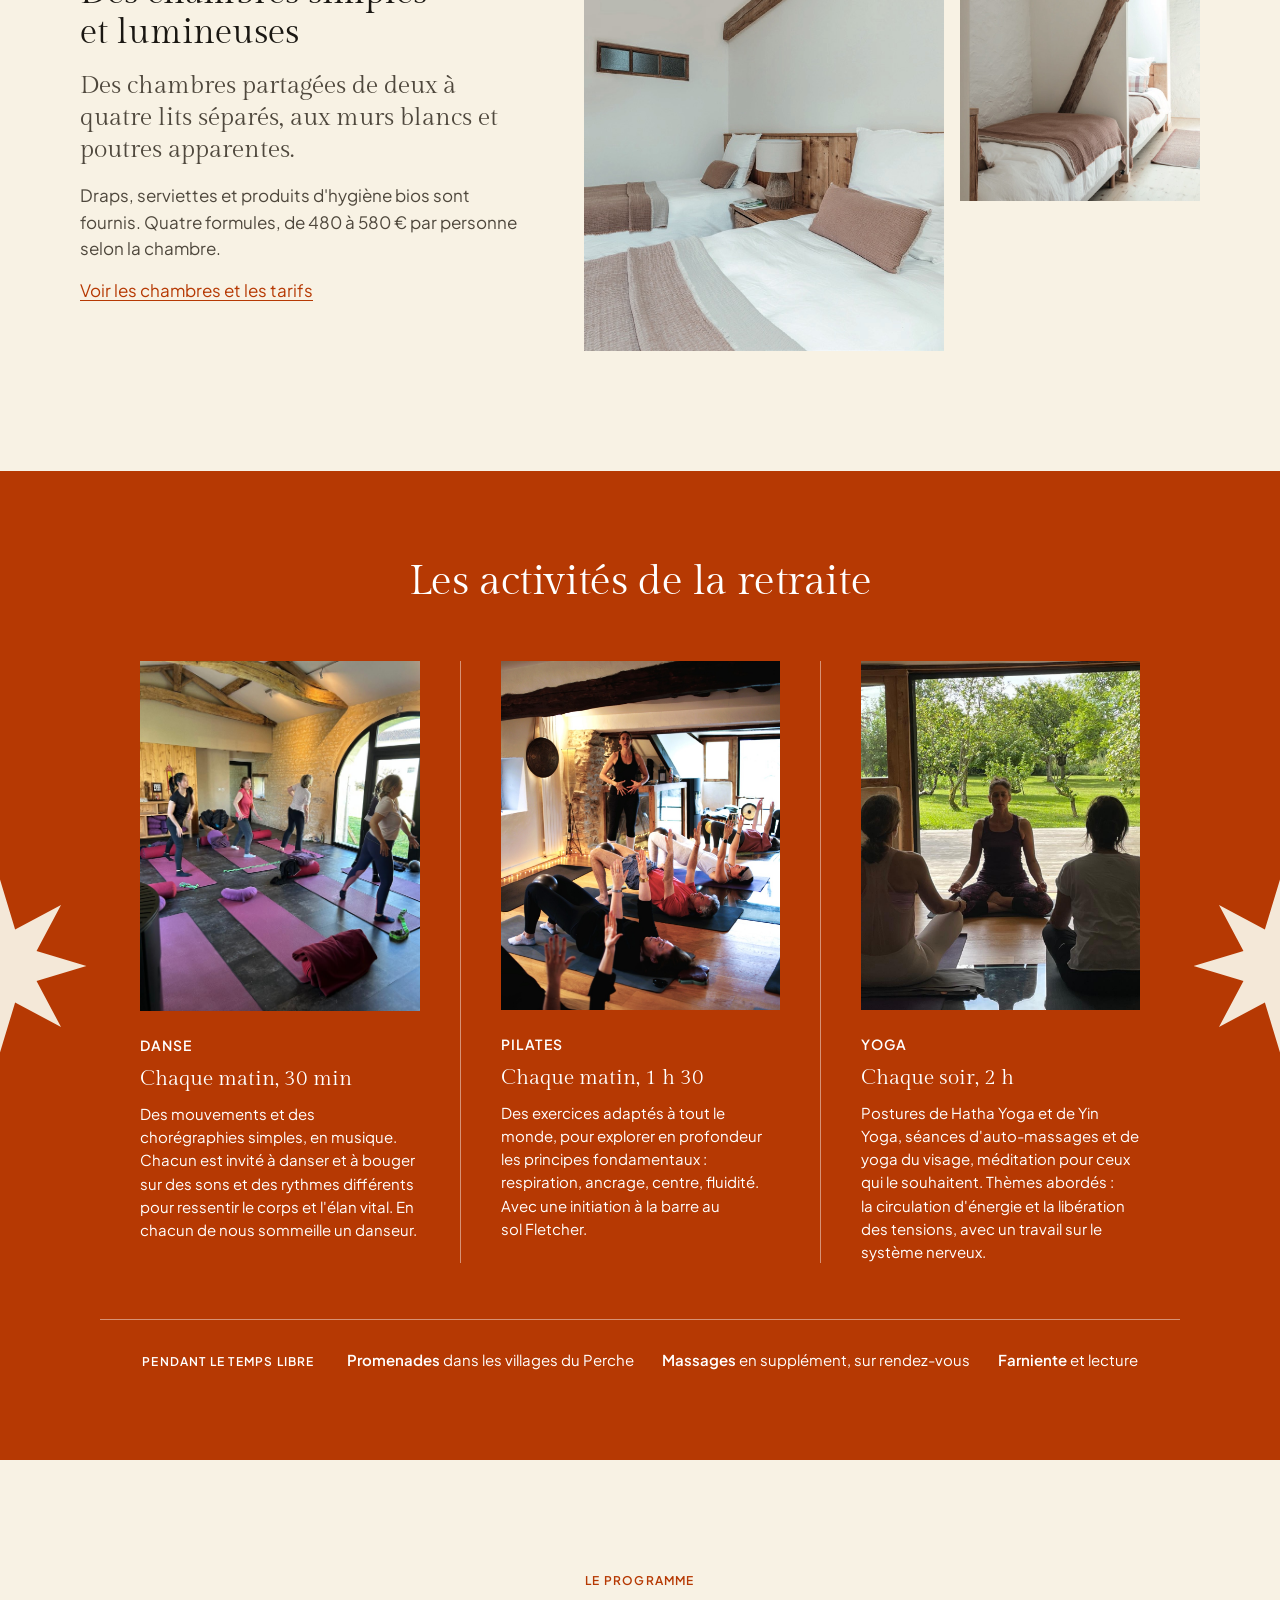
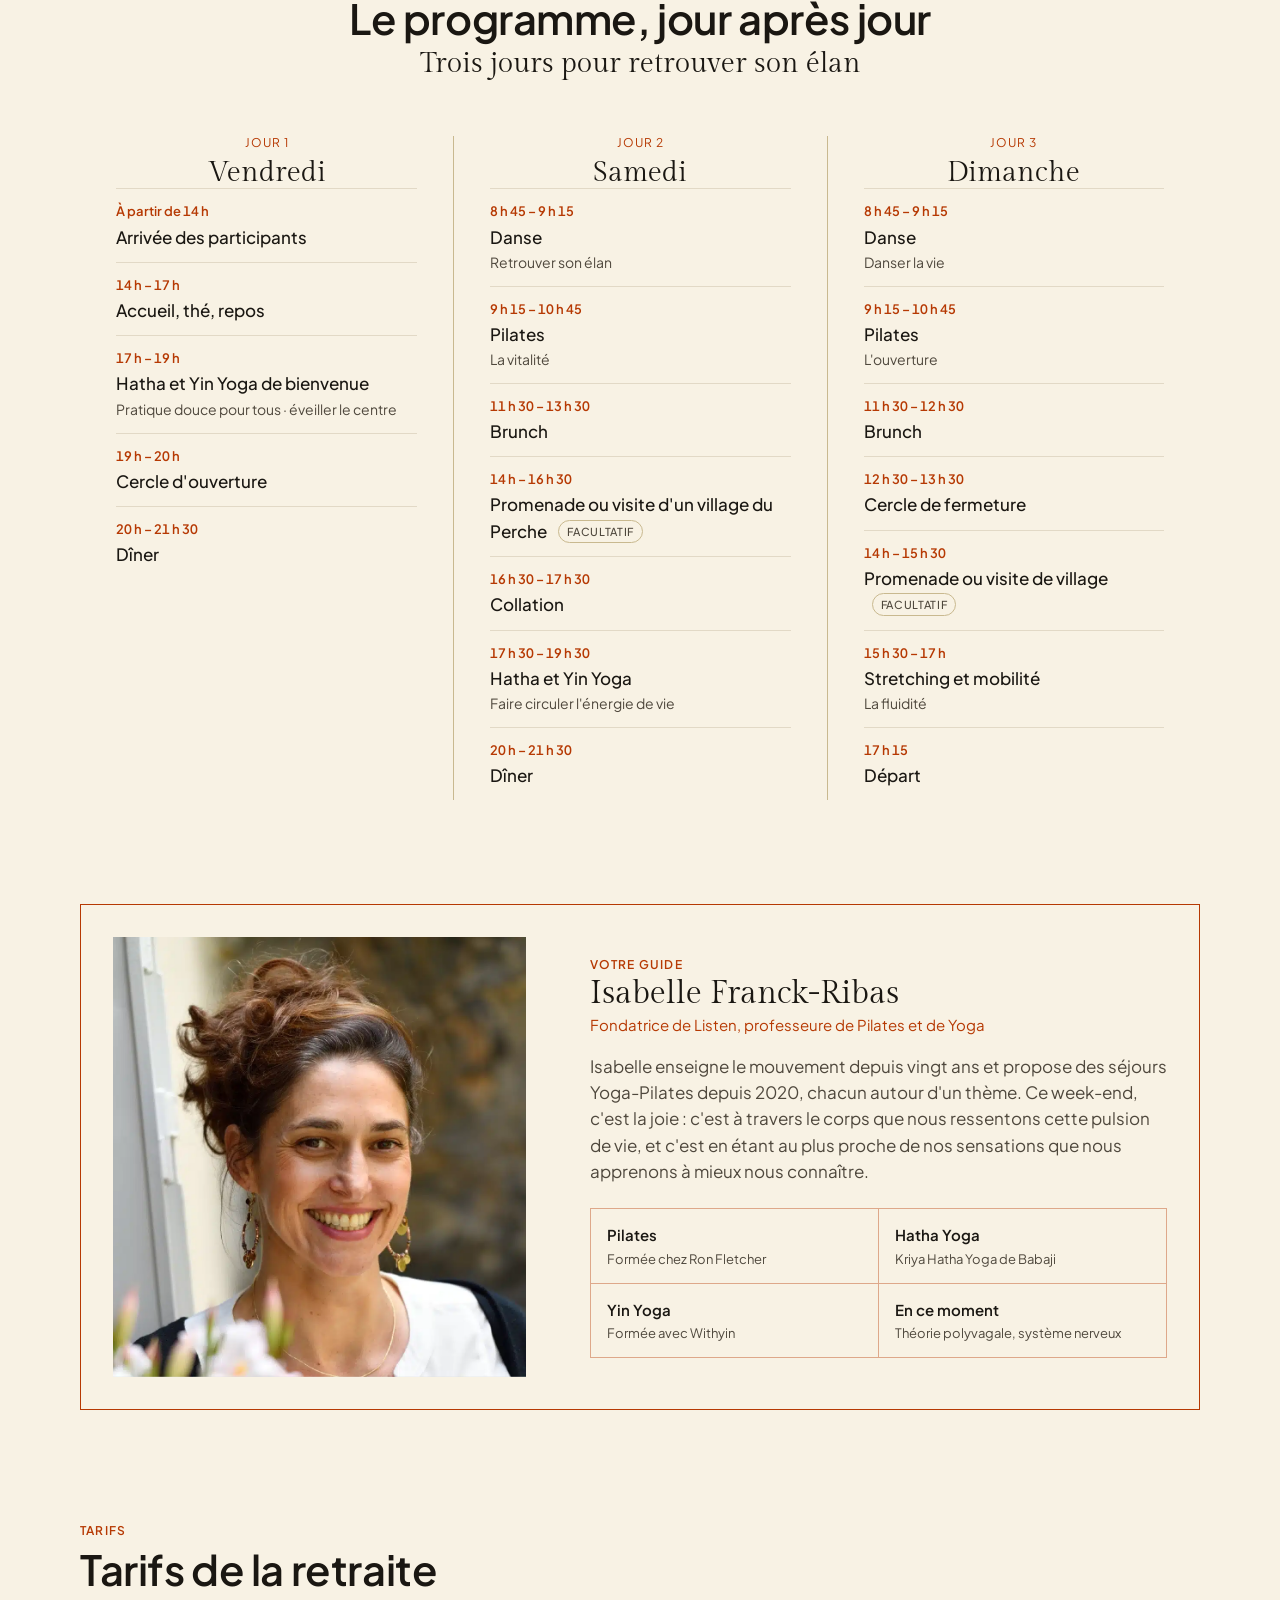
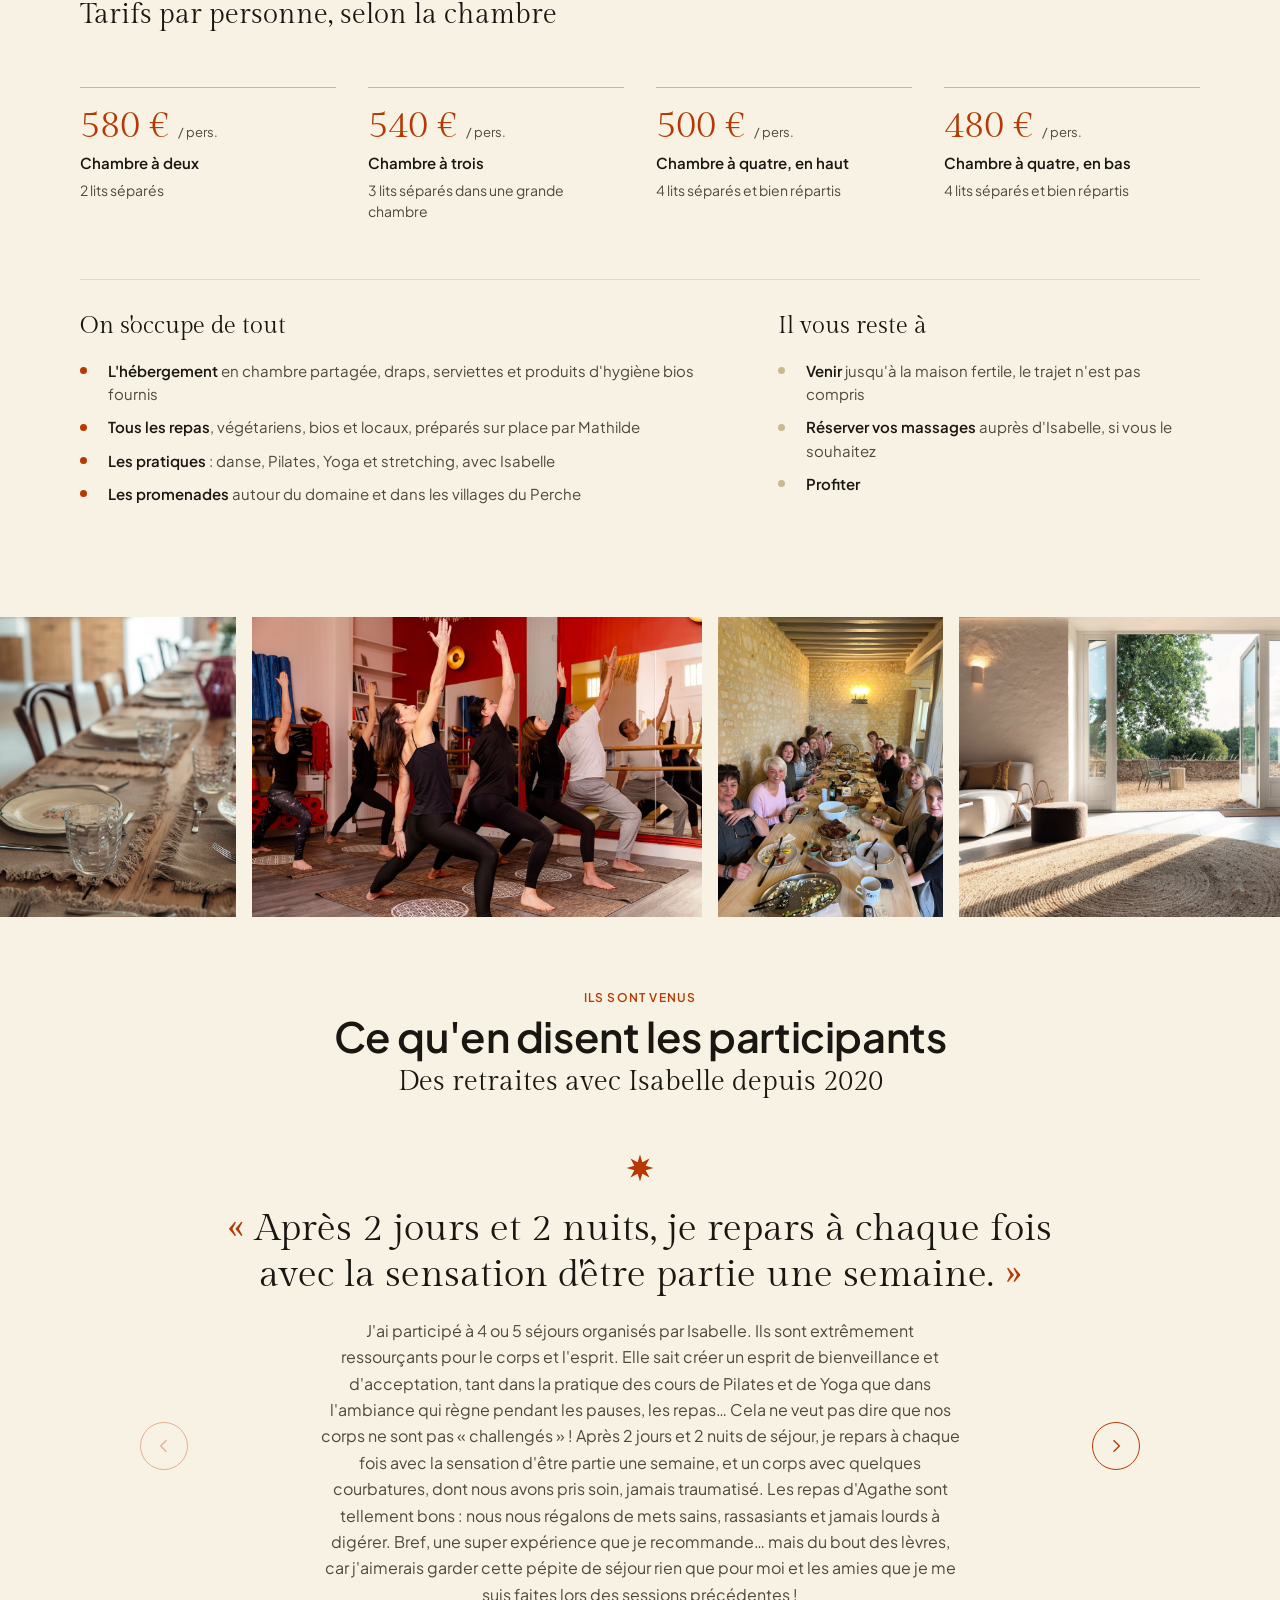
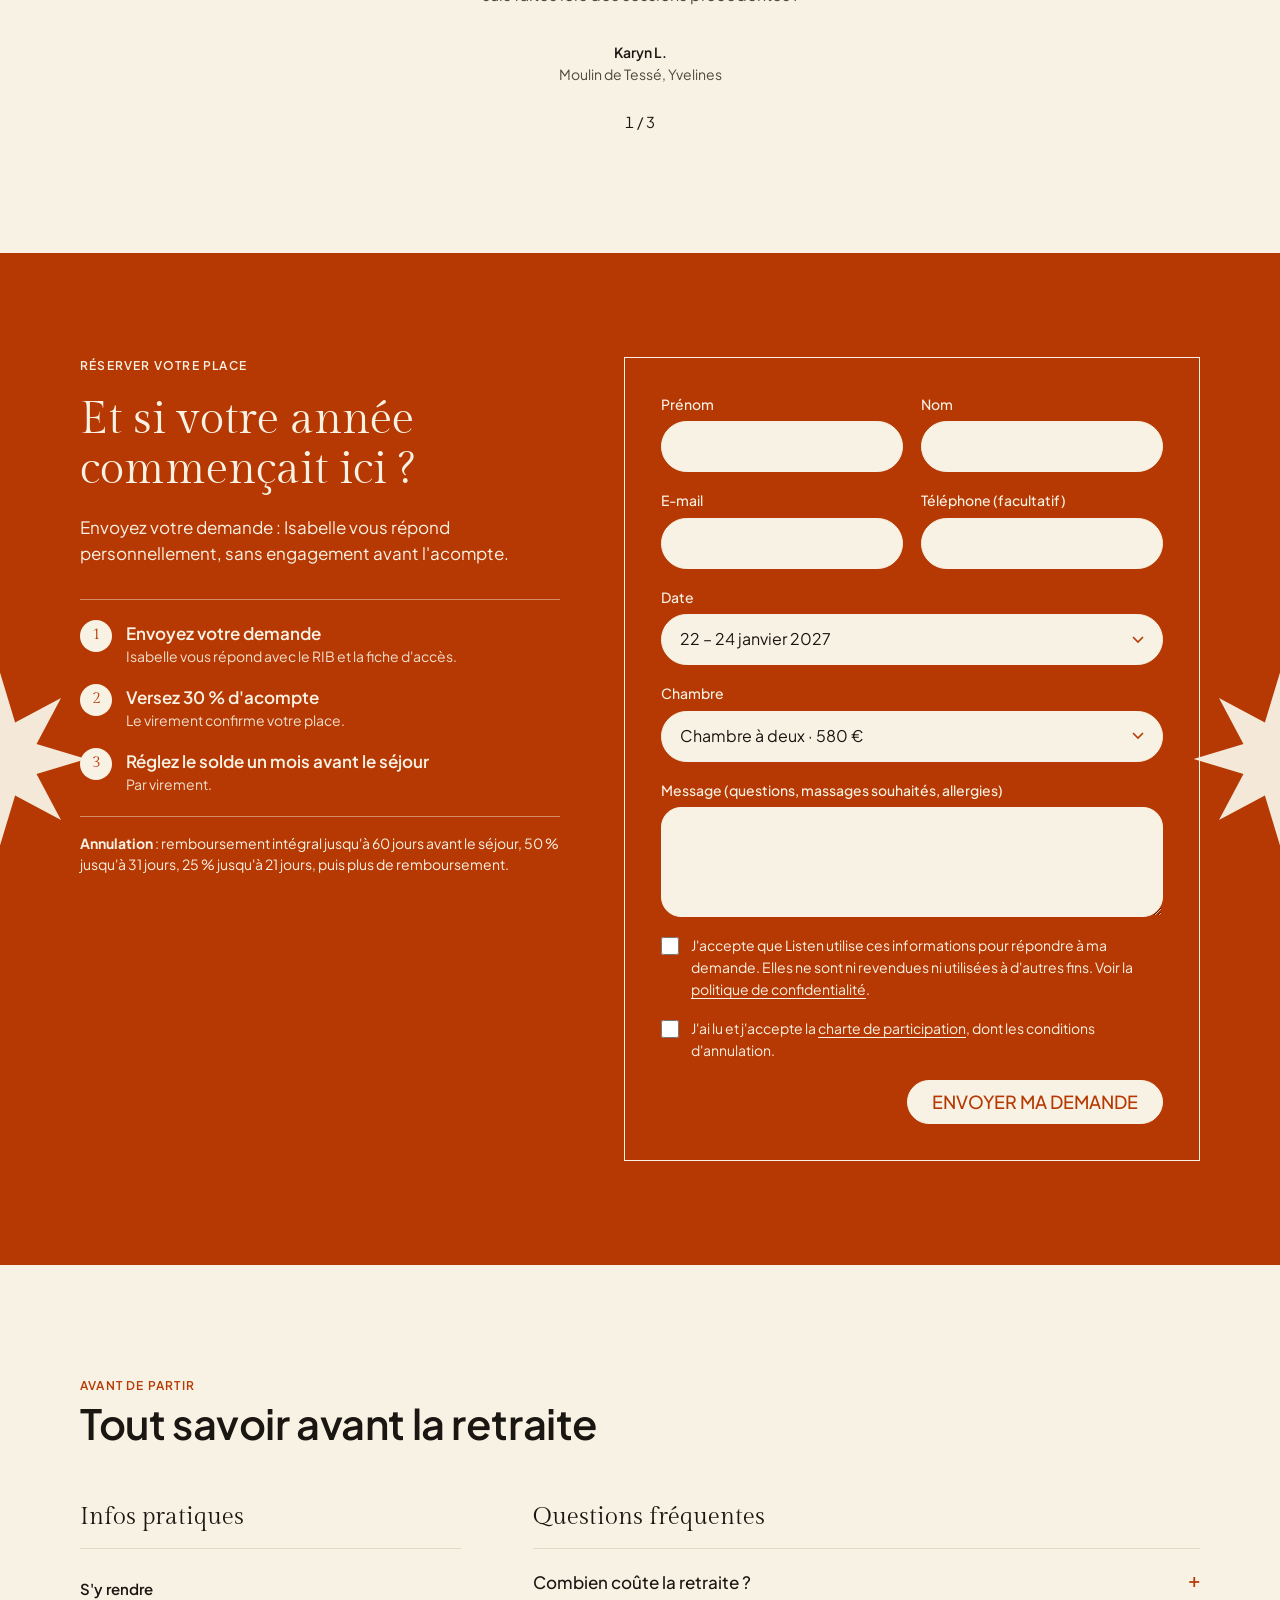
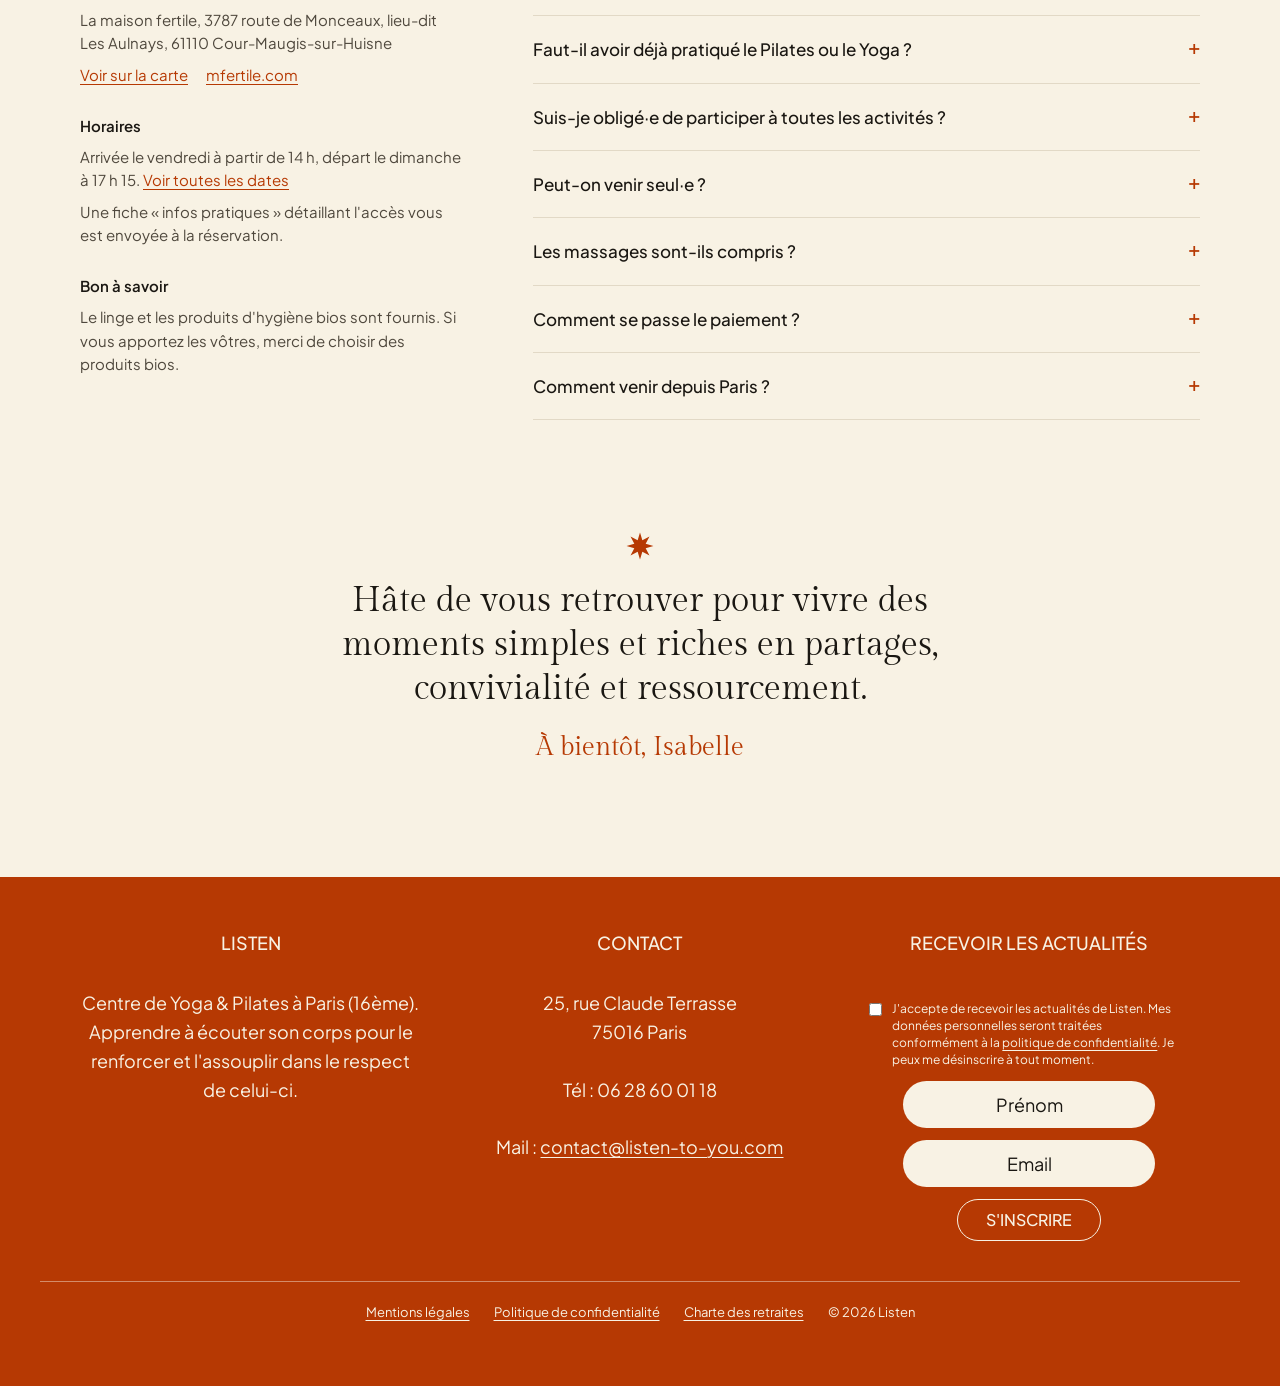
<file: sejour-perche.html>
<!doctype html>
<html lang="fr">
<meta charset="utf-8">
<meta name="viewport" content="width=device-width, initial-scale=1">
<title>Retraite Yoga et Pilates dans le Perche | Listen</title>
<meta name="description" content="Retraite Yoga et Pilates dans le Perche, à la maison fertile : séjour détox et joie de vivre du 22 au 24 janvier 2027 avec Isabelle Franck-Ribas. Repas bio compris, dès 480 €.">
<meta property="og:title" content="Retraite Yoga et Pilates dans le Perche | Listen">
<meta property="og:description" content="Retraite Yoga et Pilates dans le Perche, à la maison fertile : séjour détox et joie de vivre du 22 au 24 janvier 2027 avec Isabelle Franck-Ribas. Repas bio compris, dès 480 €.">
<!-- og:image : à remplacer par l'URL absolue de l'image sur WordPress -->
<meta property="og:image" content="images/hero.jpg">
<meta property="og:type" content="website">
<!-- Données structurées : une entrée Event par date (ici, la plus proche). à compléter à la mise en ligne avec les URL absolues (url, image). À mettre à jour à chaque nouvelle édition. -->
<script type="application/ld+json">
{
  "@context": "https://schema.org",
  "@type": "Event",
  "name": "Séjour détox et joie de vivre : retraite Yoga et Pilates dans le Perche",
  "description": "Trois jours de danse, de Pilates, de Yoga et de cuisine naturopathe avec Isabelle Franck-Ribas, à la maison fertile, dans le Perche.",
  "startDate": "2027-01-22T14:00:00+01:00",
  "endDate": "2027-01-24T17:15:00+01:00",
  "eventStatus": "https://schema.org/EventScheduled",
  "eventAttendanceMode": "https://schema.org/OfflineEventAttendanceMode",
  "location": {
    "@type": "Place",
    "name": "La maison fertile",
    "address": { "@type": "PostalAddress", "streetAddress": "3787 route de Monceaux, lieu-dit Les Aulnays", "postalCode": "61110", "addressLocality": "Cour-Maugis-sur-Huisne", "addressRegion": "Normandie", "addressCountry": "FR" }
  },
  "organizer": { "@type": "Organization", "name": "Listen", "email": "contact@listen-to-you.com" },
  "performer": { "@type": "Person", "name": "Isabelle Franck-Ribas" },
  "offers": [
    { "@type": "Offer", "name": "Chambre à deux", "price": "580", "priceCurrency": "EUR" },
    { "@type": "Offer", "name": "Chambre à trois", "price": "540", "priceCurrency": "EUR" },
    { "@type": "Offer", "name": "Chambre à quatre, en haut", "price": "500", "priceCurrency": "EUR" },
    { "@type": "Offer", "name": "Chambre à quatre, en bas", "price": "480", "priceCurrency": "EUR" }
  ]
}
</script>
<link rel="icon" href="data:image/svg+xml,%3Csvg xmlns='http://www.w3.org/2000/svg' viewBox='0 0 100 100'%3E%3Cpolygon fill='%23B63903' points='50,2 58.4,29.7 83.9,16.1 70.3,41.6 98,50 70.3,58.4 83.9,83.9 58.4,70.3 50,98 41.6,70.3 16.1,83.9 29.7,58.4 2,50 29.7,41.6 16.1,16.1 41.6,29.7'/%3E%3C/svg%3E">
<link rel="preconnect" href="https://fonts.googleapis.com">
<link rel="preconnect" href="https://fonts.gstatic.com" crossorigin>
<link rel="stylesheet" href="https://fonts.googleapis.com/css2?family=Gilda+Display&family=Plus+Jakarta+Sans:wght@400;500;600&display=swap">
<link rel="stylesheet" href="css/sejour-perche.css">
<link rel="stylesheet" href="css/avis.css">

<svg width="0" height="0" style="position:absolute" aria-hidden="true">
  <symbol id="star" viewBox="0 0 100 100"><polygon fill="currentColor" points="50,2 58.4,29.7 83.9,16.1 70.3,41.6 98,50 70.3,58.4 83.9,83.9 58.4,70.3 50,98 41.6,70.3 16.1,83.9 29.7,58.4 2,50 29.7,41.6 16.1,16.1 41.6,29.7"/></symbol>
</svg>

<a class="skip" href="#contenu">Aller au contenu</a>
<header class="nav">
  <div class="wrap">
    <a class="logo" href="#top"><img src="images/logo-listen.png" alt="Listen, Pilates et Yoga" width="122" height="78"></a>
    <nav class="menu" aria-label="Menu principal">
      <a href="#">Le studio</a>
      <a href="#">Les cours <svg class="chev" viewBox="0 0 12 8" aria-hidden="true"><path d="M1 1l5 5 5-5" fill="none" stroke="currentColor" stroke-width="1.6"/></svg></a>
      <div class="has-sub">
        <a href="retraites.html" class="is-section">Retraites <svg class="chev" viewBox="0 0 12 8" aria-hidden="true"><path d="M1 1l5 5 5-5" fill="none" stroke="currentColor" stroke-width="1.6"/></svg></a>
        <div class="sub"><ul>
          <li><a href="#top" aria-current="page"><small>Perche</small>La maison fertile</a></li>
          <li><a href="sejour-argia.html"><small>Pays basque</small>Domaine d'Argia</a></li>
          <li><a href="sejour-yaya.html"><small>Pays basque</small>Maison Yaya</a></li>
        </ul></div>
      </div>
      <a href="formations.html">Formations</a>
      <a href="#">Blog</a>
      <a href="#">Contact</a>
    </nav>
    <details class="menu-m">
      <summary>Menu</summary>
      <nav aria-label="Menu principal">
        <a href="#">Le studio</a>
        <a href="#">Les cours</a>
        <a href="retraites.html">Retraites</a>
        <a class="subl" href="#top" aria-current="page">Perche · La maison fertile</a>
        <a class="subl" href="sejour-argia.html">Pays basque · Domaine d'Argia</a>
        <a class="subl" href="sejour-yaya.html">Pays basque · Maison Yaya</a>
        <a href="formations.html">Formations</a>
        <a href="#">Blog</a>
        <a href="#">Contact</a>
      </nav>
    </details>
  </div>
</header>

<!-- Sur le site : Retraites = /retraites -->
<nav class="crumbs wrap" aria-label="Fil d'Ariane">
  <ol>
    <li><a href="retraites.html">Retraites</a></li>
    <li aria-current="page">Perche · La maison fertile</li>
  </ol>
</nav>

<section class="hero" id="top">
  <img class="hero-bg" src="images/hero.jpg" alt="" onerror="this.remove()" width="1800" height="954">
  <div class="hero-card">
    <svg class="hero-star" aria-hidden="true"><use href="#star"/></svg>
    <h1>Retraite Yoga &amp; Pilates dans le Perche</h1>
    <p class="sub">À la maison fertile, dans l'Orne</p>
    <p class="hero-when">Prochaine retraite · Séjour détox et joie de vivre · 22 – 24 janvier 2027</p>
    <p class="hero-lede">Danse, Pilates, Yoga et cuisine naturopathe : trois jours pour repartir léger, avec Isabelle.</p>
    <div class="hero-cta">
      <a class="btn" href="#reserver">Réserver · dès 480 €</a>
      <a class="btn btn-ghost" href="#sejour">Découvrir</a>
    </div>
  </div>
</section>

<dl class="facts wrap" aria-label="La retraite en bref">
  <div><dt>Durée</dt><dd>2 nuits, 3 jours</dd></div>
  <div><dt>Niveau</dt><dd>Tous niveaux</dd></div>
  <div><dt>Repas</dt><dd>Végétariens, bio, inclus</dd></div>
  <div><dt>Prix</dt><dd>De 480 à 580 €</dd></div>
</dl>

<main id="contenu">
  <!-- ============ LES DATES : la plus proche en premier. Pour une nouvelle date : un <li> ici et une <option> dans le formulaire ============ -->
  <section class="dates wrap" id="dates" aria-labelledby="t-dates">
    <h2 class="kicker" id="t-dates">Les dates</h2>
    <ul>
      <li class="next"><time datetime="2027-01-22">22 – 24 janvier 2027</time> · prochaine retraite</li>
      <li class="more">D'autres dates bientôt annoncées</li>
    </ul>
    <a href="#reserver">Choisir ma date</a>
  </section>
  <!-- ============ LE SÉJOUR : le but du voyage, en résumé ============ -->
  <section class="wrap stage" id="sejour" aria-labelledby="t-sejour">
    <div class="intro">
      <div>
        <p class="kicker">La prochaine retraite · Janvier 2027</p>
        <h2 id="t-sejour">Séjour détox et joie de vivre</h2>
      </div>
      <div class="txt">
        <p class="lede">Le début d'année est le moment idéal pour poser ses intentions, s'alléger des excès des fêtes et cultiver sa joie de vivre.</p>
        <p>Du vendredi après-midi au dimanche, Isabelle vous accueille à la maison fertile, au cœur du Perche, pour un séjour sur le thème de la joie, de la vitalité et de la circulation d'énergie : libérer les blocages, s'alléger physiquement et mentalement.</p>
        <p>Chaque journée alterne pratique, repas végétariens préparés sur place et temps libre. Pas besoin d'avoir déjà pratiqué : les exercices sont adaptés à tout le monde.</p>
        <ul class="essentials" aria-label="Au programme">
          <li><svg class="star" aria-hidden="true"><use href="#star"/></svg><span><b>Danse</b> en musique, 30 min chaque matin</span></li>
          <li><svg class="star" aria-hidden="true"><use href="#star"/></svg><span><b>Pilates</b> chaque matin, 1 h 30</span></li>
          <li><svg class="star" aria-hidden="true"><use href="#star"/></svg><span><b>Promenades</b> dans la nature et les villages du Perche</span></li>
          <li><svg class="star" aria-hidden="true"><use href="#star"/></svg><span><b>Hatha et Yin Yoga</b> chaque soir, 2 h</span></li>
          <li><svg class="star" aria-hidden="true"><use href="#star"/></svg><span><b>Cuisine</b> végétarienne, bio et locale</span></li>
          <li><svg class="star" aria-hidden="true"><use href="#star"/></svg><span><b>Massages</b> en supplément, sur rendez-vous</span></li>
        </ul>
      </div>
    </div>
  </section>

  <!-- ============ GRANDE PHOTO + CITATION ============ -->
  <figure class="photo-quote" role="img" aria-label="Une séance de barre au studio Listen. Citation : « Le mouvement est la première étape vers le bonheur », Joseph Pilates.">
    <div class="wrap">
      <svg class="star" aria-hidden="true"><use href="#star"/></svg>
      <blockquote>Le mouvement est la première étape vers le bonheur.</blockquote>
      <figcaption><cite>Joseph Pilates</cite></figcaption>
    </div>
  </figure>

  <!-- ============ LE LIEU : le cadre de la retraite, la table, l'hébergement ============ -->
  <section class="stage wrap" id="lieu" aria-labelledby="t-lieu">
    <div class="stage-head">
      <p class="kicker">Le lieu</p>
      <h2 id="t-lieu">La maison fertile, dans le Perche</h2>
      <p class="serif">Un lieu sobre, lumineux, beau et éco-responsable</p>
    </div>

    <div class="mosaic">
      <img class="photo" src="images/lieu-facade.jpg" alt="La façade en pierre de la maison fertile, dans le Perche" loading="lazy" width="700" height="883">
      <img class="photo" src="images/lieu-studio.jpg" alt="La salle de pratique de la maison fertile, tapis alignés sous des suspensions en osier" loading="lazy" width="1066" height="1259">
      <img class="photo" src="images/lieu-studio-baie.jpg" alt="La grande baie vitrée de la salle de pratique, ouverte sur le jardin" loading="lazy" width="1073" height="1385">
      <img class="photo" src="images/lieu-salon.jpg" alt="Le salon, portes ouvertes sur la terrasse" loading="lazy" width="1075" height="732">
      <img class="photo" src="images/lieu-salle-a-manger.jpg" alt="La salle à manger aux murs blancs et chaises dépareillées" loading="lazy" width="700" height="888">
    </div>

    <div class="place">
      <div>
        <p class="kicker">Au cœur du Perche</p>
        <h3>Une maison de campagne pour ralentir</h3>
      </div>
      <div class="txt">
        <p class="lede">Sophie, notre hôtesse, vous accueille dans une maison en pierre, entourée de jardins et de prairies.</p>
        <p>Une salle de pratique lumineuse sous les pierres apparentes, un salon ouvert sur le jardin, une salle à manger pour se retrouver : tout est pensé pour la simplicité et le calme. Le lieu est éco-responsable, et les promenades commencent dès la porte.</p>
      </div>
    </div>

    <div class="duo">
      <div class="pics">
        <img class="photo" src="images/sejour-table.jpg" alt="Une longue table dressée pour un repas partagé" loading="lazy" width="700" height="888">
        <img class="photo" src="images/sejour-cuisine.jpg" alt="Un bouillon de légumes maison servi dans un bol en céramique" loading="lazy" width="1080" height="1069">
      </div>
      <div class="txt">
        <div>
          <p class="kicker">La table</p>
          <h3>Une cuisine naturopathe, bio et locale</h3>
        </div>
        <p class="lede">Les repas végétariens sont préparés sur place par Mathilde, cuisinière naturopathe, avec des produits bios, frais et locaux.</p>
        <p>Une cuisine testée et approuvée par Sophie, notre hôtesse. L'occasion de s'alléger tout en douceur après les fêtes, avec des plats sains et gourmands.</p>
        <p>Il ne s'agit pas de régime, mais de prendre le temps de déguster et de ressentir son ventre, sa satiété, les goûts et les saveurs.</p>
        <p class="kicker meals">2 brunchs · 3 dîners · collations, thé, café</p>
      </div>
    </div>

    <div class="duo flip">
      <div class="pics">
        <img class="photo" src="images/lieu-chambre-1.jpg" alt="Chambre à deux lits avec tête de lit en bois" loading="lazy" width="709" height="888">
        <img class="photo" src="images/lieu-chambre-2.jpg" alt="Chambre sous les poutres" loading="lazy" width="700" height="888">
      </div>
      <div class="txt">
        <div>
          <p class="kicker">L'hébergement</p>
          <h3>Des chambres simples et lumineuses</h3>
        </div>
        <p class="lede">Des chambres partagées de deux à quatre lits séparés, aux murs blancs et poutres apparentes.</p>
        <p>Draps, serviettes et produits d'hygiène bios sont fournis. Quatre formules, de 480 à 580 € par personne selon la chambre.</p>
        <p><a href="#tarifs">Voir les chambres et les tarifs</a></p>
      </div>
    </div>
  </section>

  <!-- ============ LES ACTIVITÉS ============ -->
  <section class="band" id="activites" aria-labelledby="t-activites">
    <svg class="band-star l" aria-hidden="true"><use href="#star"/></svg>
    <svg class="band-star r" aria-hidden="true"><use href="#star"/></svg>
    <div class="wrap">
      <div class="stage-head"><h2 id="t-activites">Les activités de la retraite</h2></div>
      <div class="acts">
        <article class="act">
          <img class="photo" src="images/retraite-danse.jpg" alt="Un groupe danse librement dans une grande salle de pratique, pendant une retraite" loading="lazy" width="1200" height="1600">
          <h3>Danse</h3>
          <p class="when">Chaque matin, 30 min</p>
          <p>Des mouvements et des chorégraphies simples, en musique. Chacun est invité à danser et à bouger sur des sons et des rythmes différents pour ressentir le corps et l'élan vital. En chacun de nous sommeille un danseur.</p>
        </article>
        <article class="act">
          <img class="photo" src="images/retraite-pilates.jpg" alt="Une séance de Pilates au sol sous les poutres, pendant une retraite" loading="lazy" width="1066" height="1600">
          <h3>Pilates</h3>
          <p class="when">Chaque matin, 1 h 30</p>
          <p>Des exercices adaptés à tout le monde, pour explorer en profondeur les principes fondamentaux : respiration, ancrage, centre, fluidité. Avec une initiation à la barre au sol Fletcher.</p>
        </article>
        <article class="act">
          <img class="photo" src="images/retraite-meditation-jardin.jpg" alt="Méditation face au jardin, au soleil, pendant une retraite" loading="lazy" width="1600" height="1200">
          <h3>Yoga</h3>
          <p class="when">Chaque soir, 2 h</p>
          <p>Postures de Hatha Yoga et de Yin Yoga, séances d'auto-massages et de yoga du visage, méditation pour ceux qui le souhaitent. Thèmes abordés : la circulation d'énergie et la libération des tensions, avec un travail sur le système nerveux.</p>
        </article>
      </div>

      <div class="free">
        <h3>Pendant le temps libre</h3>
        <ul>
          <li><b>Promenades</b> dans les villages du Perche</li>
          <li><b>Massages</b> en supplément, sur rendez-vous</li>
          <li><b>Farniente</b> et lecture</li>
        </ul>
      </div>
    </div>
  </section>

  <!-- ============ LE PROGRAMME + LE GUIDE ============ -->
  <section class="stage wrap" id="programme" aria-labelledby="t-programme">
    <div class="stage-head">
      <p class="kicker">Le programme</p>
      <h2 id="t-programme">Le programme, jour après jour</h2>
      <p class="serif">Trois jours pour retrouver son élan</p>
    </div>
    <div class="days">
      <details class="day" open>
        <summary><h3><span>Jour 1</span>Vendredi</h3></summary>
        <ol>
          <li><time>À partir de 14 h</time><b>Arrivée des participants</b></li>
          <li><time>14 h – 17 h</time><b>Accueil, thé, repos</b></li>
          <li><time>17 h – 19 h</time><b>Hatha et Yin Yoga de bienvenue</b><span>Pratique douce pour tous · éveiller le centre</span></li>
          <li><time>19 h – 20 h</time><b>Cercle d'ouverture</b></li>
          <li><time>20 h – 21 h 30</time><b>Dîner</b></li>
        </ol>
      </details>
      <details class="day" open>
        <summary><h3><span>Jour 2</span>Samedi</h3></summary>
        <ol>
          <li><time>8 h 45 – 9 h 15</time><b>Danse</b><span>Retrouver son élan</span></li>
          <li><time>9 h 15 – 10 h 45</time><b>Pilates</b><span>La vitalité</span></li>
          <li><time>11 h 30 – 13 h 30</time><b>Brunch</b></li>
          <li><time>14 h – 16 h 30</time><b>Promenade ou visite d'un village du Perche <span class="tag">Facultatif</span></b></li>
          <li><time>16 h 30 – 17 h 30</time><b>Collation</b></li>
          <li><time>17 h 30 – 19 h 30</time><b>Hatha et Yin Yoga</b><span>Faire circuler l'énergie de vie</span></li>
          <li><time>20 h – 21 h 30</time><b>Dîner</b></li>
        </ol>
      </details>
      <details class="day" open>
        <summary><h3><span>Jour 3</span>Dimanche</h3></summary>
        <ol>
          <li><time>8 h 45 – 9 h 15</time><b>Danse</b><span>Danser la vie</span></li>
          <li><time>9 h 15 – 10 h 45</time><b>Pilates</b><span>L'ouverture</span></li>
          <li><time>11 h 30 – 12 h 30</time><b>Brunch</b></li>
          <li><time>12 h 30 – 13 h 30</time><b>Cercle de fermeture</b></li>
          <li><time>14 h – 15 h 30</time><b>Promenade ou visite de village <span class="tag">Facultatif</span></b></li>
          <li><time>15 h 30 – 17 h</time><b>Stretching et mobilité</b><span>La fluidité</span></li>
          <li><time>17 h 15</time><b>Départ</b></li>
        </ol>
      </details>
    </div>

    <div class="guide">
      <img class="photo" src="images/Isabelle.jpg" alt="Isabelle Franck-Ribas" loading="lazy" width="1024" height="1024">
      <div class="txt">
        <div>
          <p class="kicker">Votre guide</p>
          <h3>Isabelle Franck-Ribas</h3>
          <p class="role">Fondatrice de Listen, professeure de Pilates et de Yoga</p>
        </div>
        <p>Isabelle enseigne le mouvement depuis vingt ans et propose des séjours Yoga-Pilates depuis 2020, chacun autour d'un thème. Ce week-end, c'est la joie : c'est à travers le corps que nous ressentons cette pulsion de vie, et c'est en étant au plus proche de nos sensations que nous apprenons à mieux nous connaître.</p>
        <ul class="creds">
          <li><b>Pilates</b><span>Formée chez Ron Fletcher</span></li>
          <li><b>Hatha Yoga</b><span>Kriya Hatha Yoga de Babaji</span></li>
          <li><b>Yin Yoga</b><span>Formée avec Withyin</span></li>
          <li><b>En ce moment</b><span>Théorie polyvagale, système nerveux</span></li>
        </ul>
      </div>
    </div>
  </section>

  <!-- ============ TARIFS + CE QUI EST PRIS EN CHARGE ============ -->
  <section class="stage" id="tarifs" aria-labelledby="t-tarifs">
    <div class="wrap">
      <div class="stage-head">
        <p class="kicker">Tarifs</p>
        <h2 id="t-tarifs">Tarifs de la retraite</h2>
        <p class="serif">Tarifs par personne, selon la chambre</p>
      </div>

      <ul class="rooms" aria-label="Tarifs par personne">
        <li><span class="amt">580 € <small>/ pers.</small></span><b>Chambre à deux</b><span>2 lits séparés</span></li>
        <li><span class="amt">540 € <small>/ pers.</small></span><b>Chambre à trois</b><span>3 lits séparés dans une grande chambre</span></li>
        <li><span class="amt">500 € <small>/ pers.</small></span><b>Chambre à quatre, en haut</b><span>4 lits séparés et bien répartis</span></li>
        <li><span class="amt">480 € <small>/ pers.</small></span><b>Chambre à quatre, en bas</b><span>4 lits séparés et bien répartis</span></li>
      </ul>

      <div class="care">
        <div>
        <h3>On s'occupe de tout</h3>
        <ul>
          <li><span><b>L'hébergement</b> en chambre partagée, draps, serviettes et produits d'hygiène bios fournis</span></li>
          <li><span><b>Tous les repas</b>, végétariens, bios et locaux, préparés sur place par Mathilde</span></li>
          <li><span><b>Les pratiques</b> : danse, Pilates, Yoga et stretching, avec Isabelle</span></li>
          <li><span><b>Les promenades</b> autour du domaine et dans les villages du Perche</span></li>
        </ul>
        </div>
        <div class="todo">
          <h3>Il vous reste à</h3>
          <ul>
            <li><span><b>Venir</b> jusqu'à la maison fertile, le trajet n'est pas compris</span></li>
            <li><span><b>Réserver vos massages</b> auprès d'Isabelle, si vous le souhaitez</span></li>
            <li><span><b>Profiter</b></span></li>
          </ul>
        </div>
      </div>
    </div>
  </section>

  <!-- ============ TÉMOIGNAGES : retraites passées d'Isabelle (aucune encore au Perche) ============ -->
  <section class="stage" id="temoignages" aria-labelledby="t-temoignages">
    <!-- Défilé de photos : la 2e série, masquée aux lecteurs d'écran, permet la boucle sans à-coup -->
    <div class="reel">
      <div class="reel-track">
        <img src="images/sejour-table.jpg" alt="Une longue table dressée pour un repas partagé" loading="lazy" width="700" height="888">
        <img src="images/studio-yoga.jpg" alt="Une séance de Hatha Yoga au studio Listen" loading="lazy" width="1400" height="934">
        <img src="images/retraite-repas.jpg" alt="Un repas partagé autour d'une longue table, pendant une retraite" loading="lazy" width="1200" height="1600">
        <img src="images/lieu-salon.jpg" alt="Le salon de la maison fertile, ouvert sur la terrasse" loading="lazy" width="1075" height="732">
        <img src="images/sejour-expression.jpg" alt="Une séance de danse en musique" loading="lazy" width="1069" height="680">
        <img src="images/retraite-amies-ocean.jpg" alt="Des participantes réunies face à l'océan au coucher du soleil" loading="lazy" width="1024" height="768">
        <img src="images/lieu-studio.jpg" alt="La salle de pratique de la maison fertile" loading="lazy" width="1066" height="1259">
        <img src="images/Mindful-Vinyasa.webp" alt="Une séance de Yoga en groupe au studio Listen" loading="lazy" width="1024" height="683">
        <img src="images/retraite-repas-terrasse.jpg" alt="Un déjeuner en terrasse entre participantes" loading="lazy" width="1200" height="1600">
        <img src="images/sejour-cuisine.jpg" alt="Un bouillon de légumes maison" loading="lazy" width="1080" height="1069">
        <img src="images/lieu-facade.jpg" alt="La façade en pierre de la maison fertile" loading="lazy" width="700" height="883">
        <img src="images/retraite-plage-groupe.jpg" alt="Le groupe en balade sur une plage du Pays basque" loading="lazy" width="1600" height="1200">
        <img src="images/studio-pilates.jpg" alt="Une séance de Pilates au studio Listen" loading="lazy" width="1400" height="934">
        <img src="images/lieu-salon-detail.jpg" alt="Un canapé aux coussins colorés" loading="lazy" width="710" height="887">
        <img src="images/lieu-studio-baie.jpg" alt="La baie vitrée de la salle de pratique" loading="lazy" width="1073" height="1385">
        <img src="images/lieu-chambre-deux-lits.jpg" alt="Une chambre à la lumière douce" loading="lazy" width="2000" height="969">
        <img src="images/sejour-table.jpg" alt="" loading="lazy" width="700" height="888">
        <img src="images/studio-yoga.jpg" alt="" loading="lazy" width="1400" height="934">
        <img src="images/retraite-repas.jpg" alt="" loading="lazy" width="1200" height="1600">
        <img src="images/lieu-salon.jpg" alt="" loading="lazy" width="1075" height="732">
        <img src="images/sejour-expression.jpg" alt="" loading="lazy" width="1069" height="680">
        <img src="images/retraite-amies-ocean.jpg" alt="" loading="lazy" width="1024" height="768">
        <img src="images/lieu-studio.jpg" alt="" loading="lazy" width="1066" height="1259">
        <img src="images/Mindful-Vinyasa.webp" alt="" loading="lazy" width="1024" height="683">
        <img src="images/retraite-repas-terrasse.jpg" alt="" loading="lazy" width="1200" height="1600">
        <img src="images/sejour-cuisine.jpg" alt="" loading="lazy" width="1080" height="1069">
        <img src="images/lieu-facade.jpg" alt="" loading="lazy" width="700" height="883">
        <img src="images/retraite-plage-groupe.jpg" alt="" loading="lazy" width="1600" height="1200">
        <img src="images/studio-pilates.jpg" alt="" loading="lazy" width="1400" height="934">
        <img src="images/lieu-salon-detail.jpg" alt="" loading="lazy" width="710" height="887">
        <img src="images/lieu-studio-baie.jpg" alt="" loading="lazy" width="1073" height="1385">
        <img src="images/lieu-chambre-deux-lits.jpg" alt="" loading="lazy" width="2000" height="969">
      </div>
    </div>
    <div class="wrap stage-head">
      <p class="kicker">Ils sont venus</p>
      <h2 id="t-temoignages">Ce qu'en disent les participants</h2>
      <p class="serif">Des retraites avec Isabelle depuis 2020</p>
    </div>
    <div class="wrap">
    <!-- Avis en carrousel : une phrase forte en grand, l'avis complet dessous ; flèches, compteur, glisser du doigt. Sans JavaScript, la bande reste défilable. -->
    <div class="slider" aria-roledescription="carrousel" aria-label="Avis des participants">
      <svg class="star" aria-hidden="true"><use href="#star"/></svg>
      <div class="slides" tabindex="0">
        <figure class="slide" role="group" aria-roledescription="avis" aria-label="1 sur 3">
          <blockquote>
            <p class="slide-hl">Après 2 jours et 2 nuits, je repars à chaque fois avec la sensation d'être partie une semaine.</p>
            <p class="slide-full">J'ai participé à 4 ou 5 séjours organisés par Isabelle. Ils sont extrêmement ressourçants pour le corps et l'esprit. Elle sait créer un esprit de bienveillance et d'acceptation, tant dans la pratique des cours de Pilates et de Yoga que dans l'ambiance qui règne pendant les pauses, les repas… Cela ne veut pas dire que nos corps ne sont pas « challengés » ! Après 2 jours et 2 nuits de séjour, je repars à chaque fois avec la sensation d'être partie une semaine, et un corps avec quelques courbatures, dont nous avons pris soin, jamais traumatisé. Les repas d'Agathe sont tellement bons : nous nous régalons de mets sains, rassasiants et jamais lourds à digérer. Bref, une super expérience que je recommande… mais du bout des lèvres, car j'aimerais garder cette pépite de séjour rien que pour moi et les amies que je me suis faites lors des sessions précédentes !</p>
          </blockquote>
          <figcaption><b>Karyn L.</b>Moulin de Tessé, Yvelines</figcaption>
        </figure>
        <figure class="slide" role="group" aria-roledescription="avis" aria-label="2 sur 3">
          <blockquote>
            <p class="slide-hl">Elles sont devenues pour moi l'échappée annuelle incontournable dans cette vie toujours plus rapide.</p>
            <p class="slide-full">Je ne peux plus me passer désormais des retraites qu'Isabelle organise : elles sont devenues pour moi l'échappée annuelle incontournable dans cette vie toujours plus rapide. Une occasion de me poser, de rencontrer des personnes dont certaines sont devenues mes amies, de ne plus compter le temps, tout en me recentrant sur mon corps. Tout ça agrémenté de mets qui ravissent nos papilles et offrent également à notre corps une occasion de se régénérer. Isabelle y reste disponible, entière, attentive à chacun d'entre nous et par-dessus tout une excellente professeure. Je ne recommande presque pas, car il risque de ne plus y avoir de place !</p>
          </blockquote>
          <figcaption><b>Karine G.</b>Moulin de Tessé, Yvelines · 3 années de suite</figcaption>
        </figure>
        <figure class="slide" role="group" aria-roledescription="avis" aria-label="3 sur 3">
          <blockquote>
            <p class="slide-hl">Isabelle sait s'adapter à tous les niveaux.</p>
            <p class="slide-full">Une première pour moi et que de bonnes surprises. Isabelle sait s'adapter à tous les niveaux. De la bienveillance, des rires, de la détente, des promenades et aussi des courbatures ! Une belle retraite sportive, je recommande !</p>
          </blockquote>
          <figcaption><b>Marine L.</b>Maison Welcome, près d'Angoulême · mars 2024</figcaption>
        </figure>
      </div>
      <div class="slider-nav">
        <button class="slider-prev" type="button" aria-label="Avis précédent"><svg viewBox="0 0 24 24" aria-hidden="true"><path d="M15 5l-7 7 7 7" fill="none" stroke="currentColor" stroke-width="1.6"/></svg></button>
        <p class="slider-count" aria-live="polite"><span>1</span> / 3</p>
        <button class="slider-next" type="button" aria-label="Avis suivant"><svg viewBox="0 0 24 24" aria-hidden="true"><path d="M9 5l7 7-7 7" fill="none" stroke="currentColor" stroke-width="1.6"/></svg></button>
      </div>
    </div>
    </div>
  </section>

  <!-- ============ RÉSERVER : le formulaire comme appel à l'action ============ -->
  <section class="cta stage" id="reserver" aria-labelledby="t-reserver">
    <svg class="band-star l" aria-hidden="true"><use href="#star"/></svg>
    <svg class="band-star r" aria-hidden="true"><use href="#star"/></svg>
    <div class="wrap cta-grid">
      <div class="cta-txt">
        <p class="kicker">Réserver votre place</p>
        <h2 id="t-reserver">Et si votre année commençait ici ?</h2>
        <p>Envoyez votre demande : Isabelle vous répond personnellement, sans engagement avant l'acompte.</p>
        <ol class="steps">
          <li><div><b>Envoyez votre demande</b><p>Isabelle vous répond avec le RIB et la fiche d'accès.</p></div></li>
          <li><div><b>Versez 30 % d'acompte</b><p>Le virement confirme votre place.</p></div></li>
          <li><div><b>Réglez le solde un mois avant le séjour</b><p>Par virement.</p></div></li>
        </ol>
        <p class="cta-note"><b>Annulation</b> : remboursement intégral jusqu'à 60&nbsp;jours avant le séjour, 50&nbsp;% jusqu'à 31&nbsp;jours, 25&nbsp;% jusqu'à 21&nbsp;jours, puis plus de remboursement.</p>
      </div>

      <form class="form" id="form" novalidate>
        <div class="field">
          <label for="f-first">Prénom</label>
          <input id="f-first" name="firstname" type="text" autocomplete="given-name" required>
        </div>
        <div class="field">
          <label for="f-last">Nom</label>
          <input id="f-last" name="lastname" type="text" autocomplete="family-name" required>
        </div>
        <div class="field">
          <label for="f-email">E-mail</label>
          <input id="f-email" name="email" type="email" autocomplete="email" required>
        </div>
        <div class="field">
          <label for="f-tel">Téléphone (facultatif)</label>
          <input id="f-tel" name="phone" type="tel" autocomplete="tel">
        </div>
        <div class="field full">
          <label for="f-date">Date</label>
          <select id="f-date" name="date">
            <option value="2027-01-22">22 – 24 janvier 2027</option>
            <option value="prochaine">Une prochaine date : me prévenir</option>
          </select>
        </div>
        <div class="field full">
          <label for="f-room">Chambre</label>
          <select id="f-room" name="room">
            <option value="r2">Chambre à deux · 580 €</option>
            <option value="r3">Chambre à trois · 540 €</option>
            <option value="r4h">Chambre à quatre, en haut · 500 €</option>
            <option value="r4b">Chambre à quatre, en bas · 480 €</option>
          </select>
        </div>
        <div class="field full">
          <label for="f-msg">Message (questions, massages souhaités, allergies)</label>
          <textarea id="f-msg" name="message"></textarea>
        </div>
        <label class="consent"><input type="checkbox" name="consent" required><span>J'accepte que Listen utilise ces informations pour répondre à ma demande. Elles ne sont ni revendues ni utilisées à d'autres fins. Voir la <a href="#">politique de confidentialité</a>.</span></label>
        <label class="consent"><input type="checkbox" name="charte" required><span>J'ai lu et j'accepte la <a href="charte.html" target="_blank" rel="noopener">charte de participation</a>, dont les conditions d'annulation.</span></label>
        <div class="form-foot">
          <button class="btn btn-light" type="submit">Envoyer ma demande</button>
        </div>
        <p class="form-done" id="formDone" role="status" hidden></p>
      </form>
    </div>
  </section>

  <!-- ============ AVANT DE PARTIR : infos pratiques + FAQ en deux colonnes ============ -->
  <section class="wrap stage" id="infos" aria-labelledby="t-infos">
    <div class="stage-head">
      <p class="kicker">Avant de partir</p>
      <h2 id="t-infos">Tout savoir avant la retraite</h2>
    </div>
    <div class="infos-grid">
      <div>
        <h3 class="col-title">Infos pratiques</h3>
        <div class="practical">
          <div>
            <h3>S'y rendre</h3>
            <address>La maison fertile, 3787 route de Monceaux, lieu-dit Les Aulnays, 61110 Cour-Maugis-sur-Huisne</address>
            <div class="links">
              <a href="https://www.google.com/maps/search/?api=1&amp;query=3787+route+de+Monceaux+61110+Cour-Maugis-sur-Huisne" target="_blank" rel="noopener">Voir sur la carte</a>
              <a href="https://www.mfertile.com" target="_blank" rel="noopener">mfertile.com</a>
            </div>
          </div>
          <div>
            <h3>Horaires</h3>
            <p>Arrivée le vendredi à partir de 14 h, départ le dimanche à 17 h 15. <a href="#dates">Voir toutes les dates</a></p>
            <p>Une fiche « infos pratiques » détaillant l'accès vous est envoyée à la réservation.</p>
          </div>
          <div>
            <h3>Bon à savoir</h3>
            <p>Le linge et les produits d'hygiène bios sont fournis. Si vous apportez les vôtres, merci de choisir des produits bios.</p>
          </div>
        </div>
      </div>
      <div class="faq-col" id="faq">
        <h3 class="col-title">Questions fréquentes</h3>
        <div class="faq">
          <details><summary>Combien coûte la retraite ?</summary><p>De 480 à 580 € par personne selon la chambre, pour deux nuits, tous les repas, les pratiques avec Isabelle et les promenades.</p></details>
          <details><summary>Faut-il avoir déjà pratiqué le Pilates ou le Yoga ?</summary><p>Non. Les exercices sont adaptés à tout le monde, et la pratique de bienvenue du vendredi est douce.</p></details>
          <details><summary>Suis-je obligé·e de participer à toutes les activités ?</summary><p>Le programme est proposé à tous ; les promenades et le temps libre restent à votre rythme. Parlez-en à Isabelle si vous avez une contrainte.</p></details>
          <details><summary>Peut-on venir seul·e ?</summary><p>Oui. Les tarifs sont par personne, en chambre partagée avec d'autres participants.</p></details>
          <details><summary>Les massages sont-ils compris ?</summary><p>Non. Ils sont réalisés par Louise Chatelain et se réservent à l'avance auprès d'Isabelle pour organiser les créneaux.</p></details>
          <details><summary>Comment se passe le paiement ?</summary><p>Un acompte de 30 % par virement confirme votre place, puis le solde est à verser un mois avant le début du séjour. Les conditions d'annulation sont détaillées dans la <a href="charte.html#annulation">charte de participation</a>.</p></details>
          <details><summary>Comment venir depuis Paris ?</summary><p>La maison fertile se trouve à Cour-Maugis-sur-Huisne, dans l'Orne. Une fiche « infos pratiques » détaillant l'accès vous est envoyée à la réservation. Le trajet n'est pas compris dans le prix.</p></details>
        </div>
      </div>
    </div>
  </section>


  <section class="closing">
    <svg class="star" aria-hidden="true"><use href="#star"/></svg>
    <p>Hâte de vous retrouver pour vivre des moments simples et riches en partages, convivialité et ressourcement.</p>
    <p class="sign">À bientôt, Isabelle</p>
  </section>
</main>

<footer>
  <div class="wrap">
    <div>
      <h2>Listen</h2>
      <p>Centre de Yoga &amp; Pilates à Paris (16ème).</p>
      <p>Apprendre à écouter son corps pour le renforcer et l'assouplir dans le respect de celui-ci.</p>
    </div>
    <div>
      <h2>Contact</h2>
      <address>25, rue Claude Terrasse<br>75016 Paris<br><br>Tél : 06 28 60 01 18<br><br>Mail : <a href="mailto:contact@listen-to-you.com">contact@listen-to-you.com</a></address>
    </div>
    <form class="news" onsubmit="event.preventDefault()">
      <h2>Recevoir les actualités</h2>
      <label class="ok"><input type="checkbox" name="consent" required><span>J'accepte de recevoir les actualités de Listen. Mes données personnelles seront traitées conformément à la <a href="#">politique de confidentialité</a>. Je peux me désinscrire à tout moment.</span></label>
      <input type="text" name="prenom" placeholder="Prénom" aria-label="Prénom" autocomplete="given-name">
      <input type="email" name="email" placeholder="Email" aria-label="E-mail" autocomplete="email">
      <button type="submit">S'inscrire</button>
    </form>
  </div>
  <div class="wrap legal">
    <a href="#">Mentions légales</a>
    <a href="#">Politique de confidentialité</a>
    <a href="charte.html">Charte des retraites</a>
    <span>© 2026 Listen</span>
  </div>
</footer>

<div class="mbar" id="mbar">
  <div class="p"><b id="mPrice">dès 480 €</b><span>22 – 24 janvier 2027</span></div>
  <a class="btn" href="#reserver">Réserver</a>
</div>

<script src="js/sejour-perche.js"></script>
<script src="js/avis.js"></script>
</file>
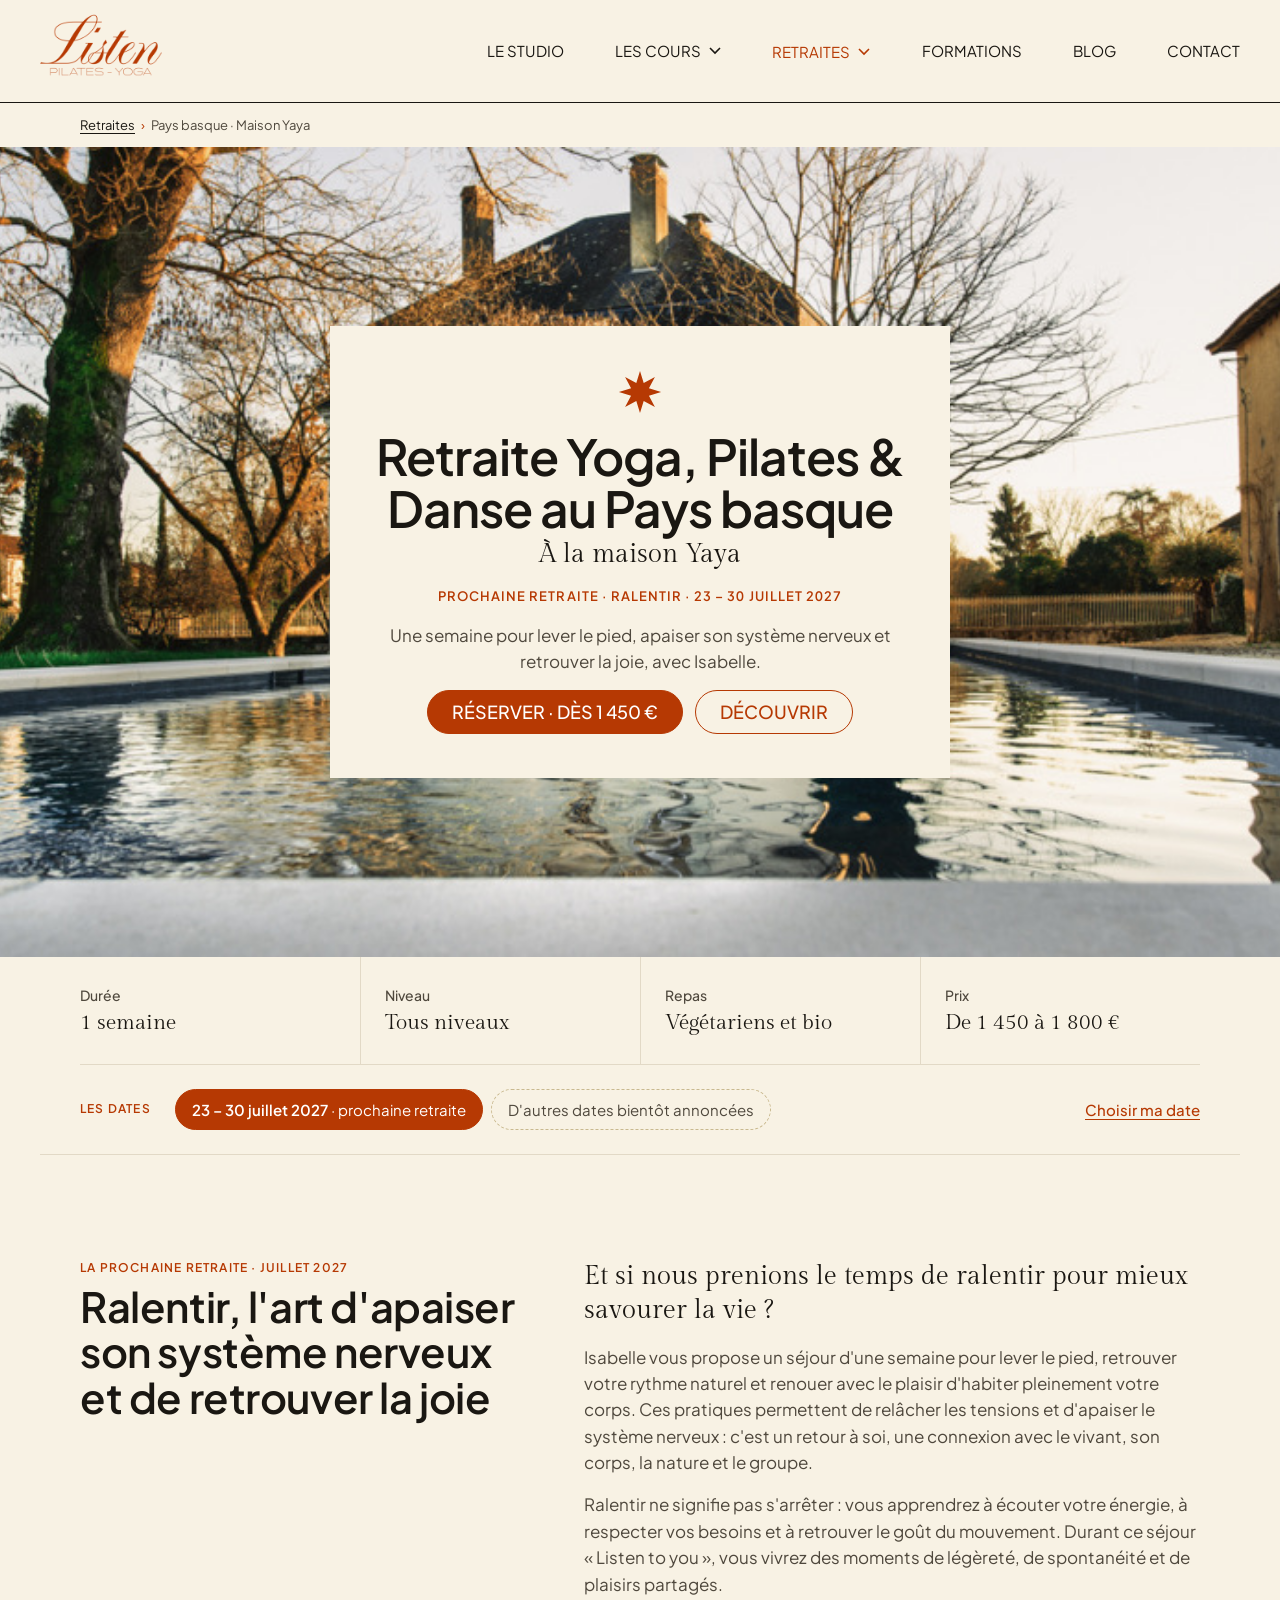
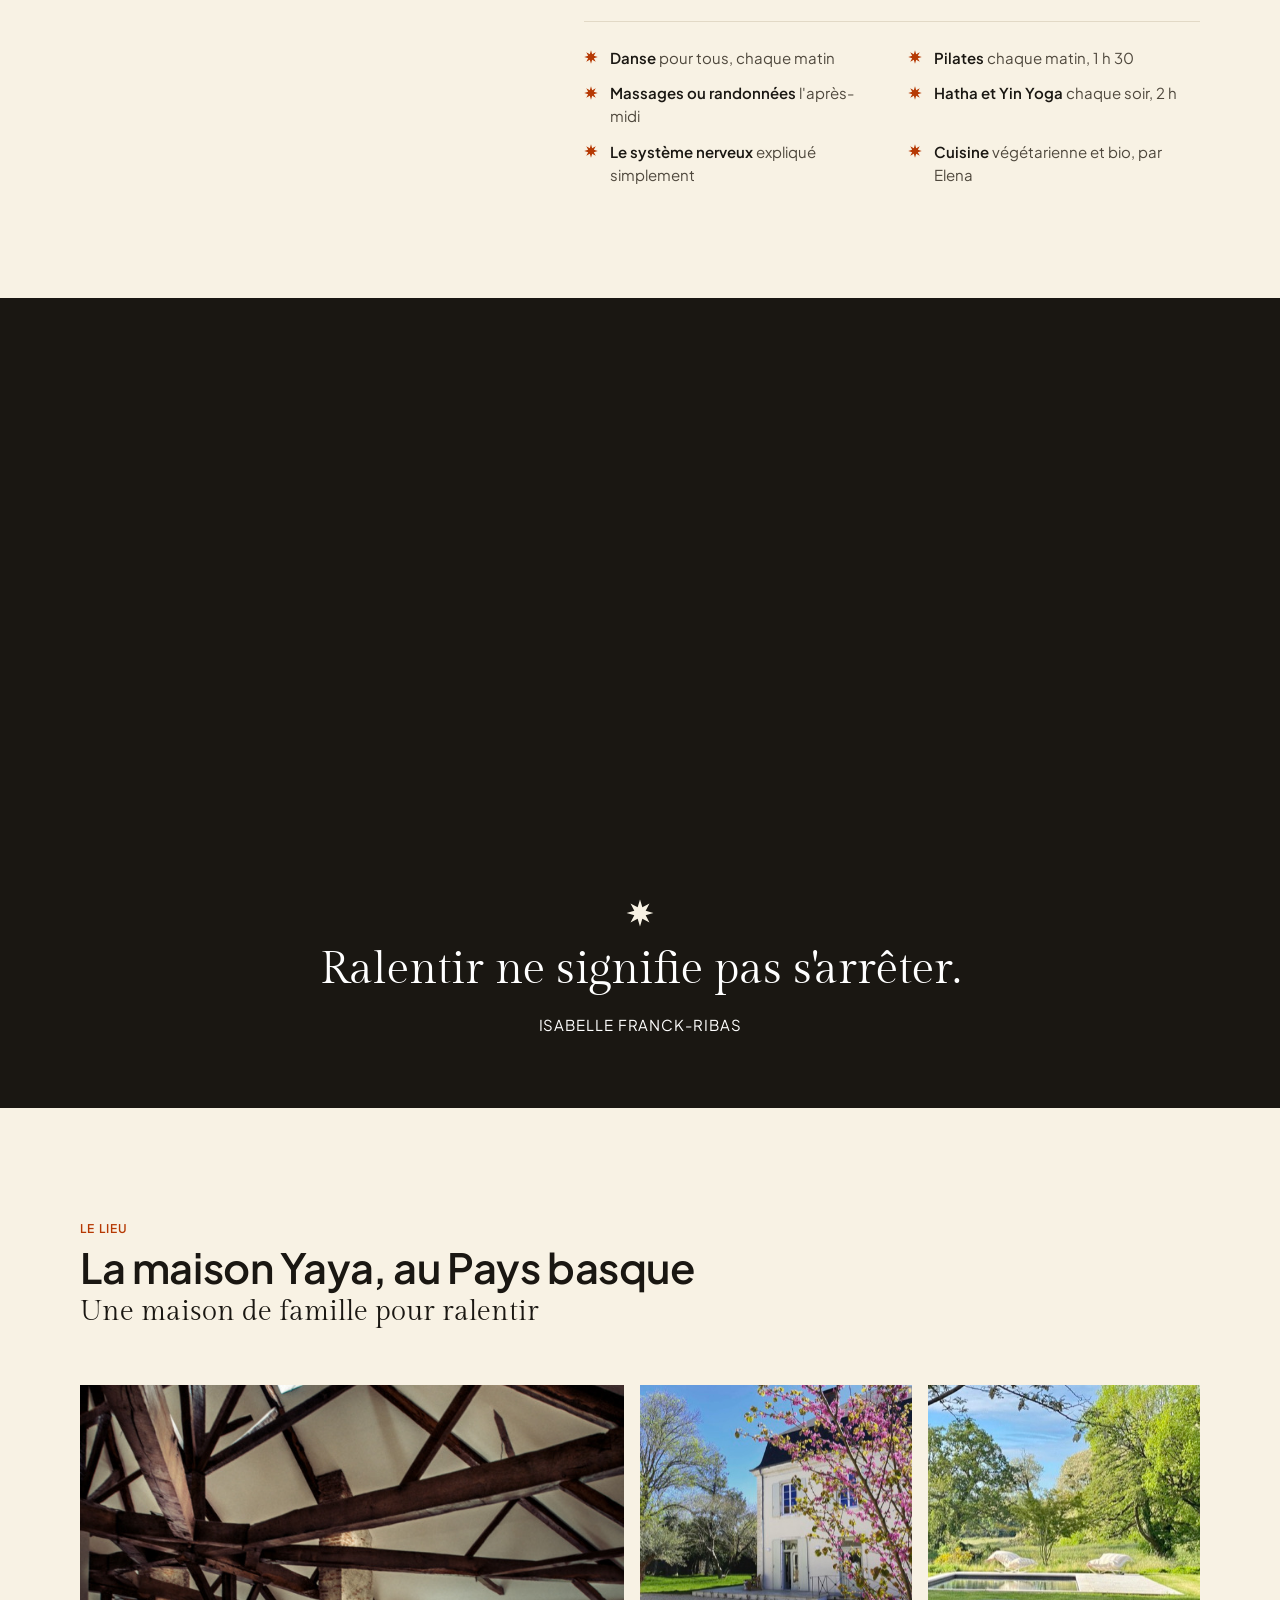
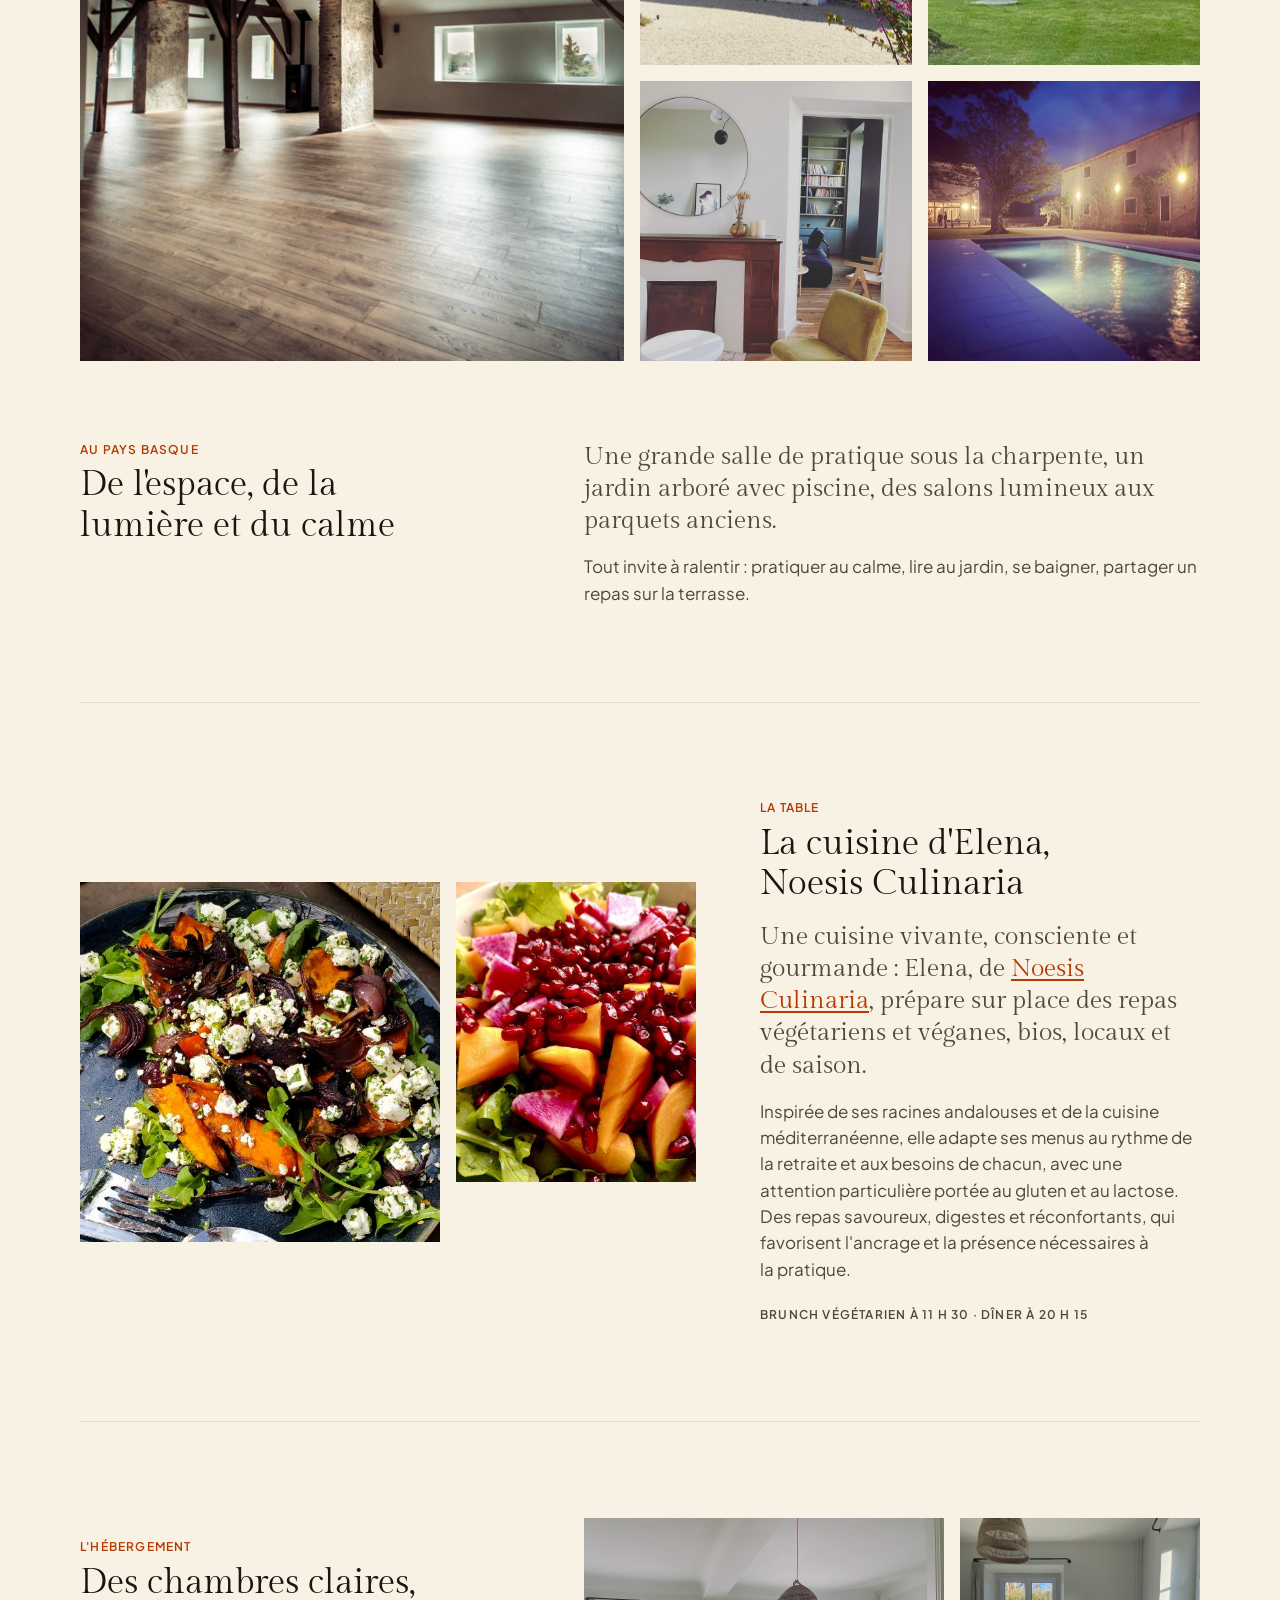
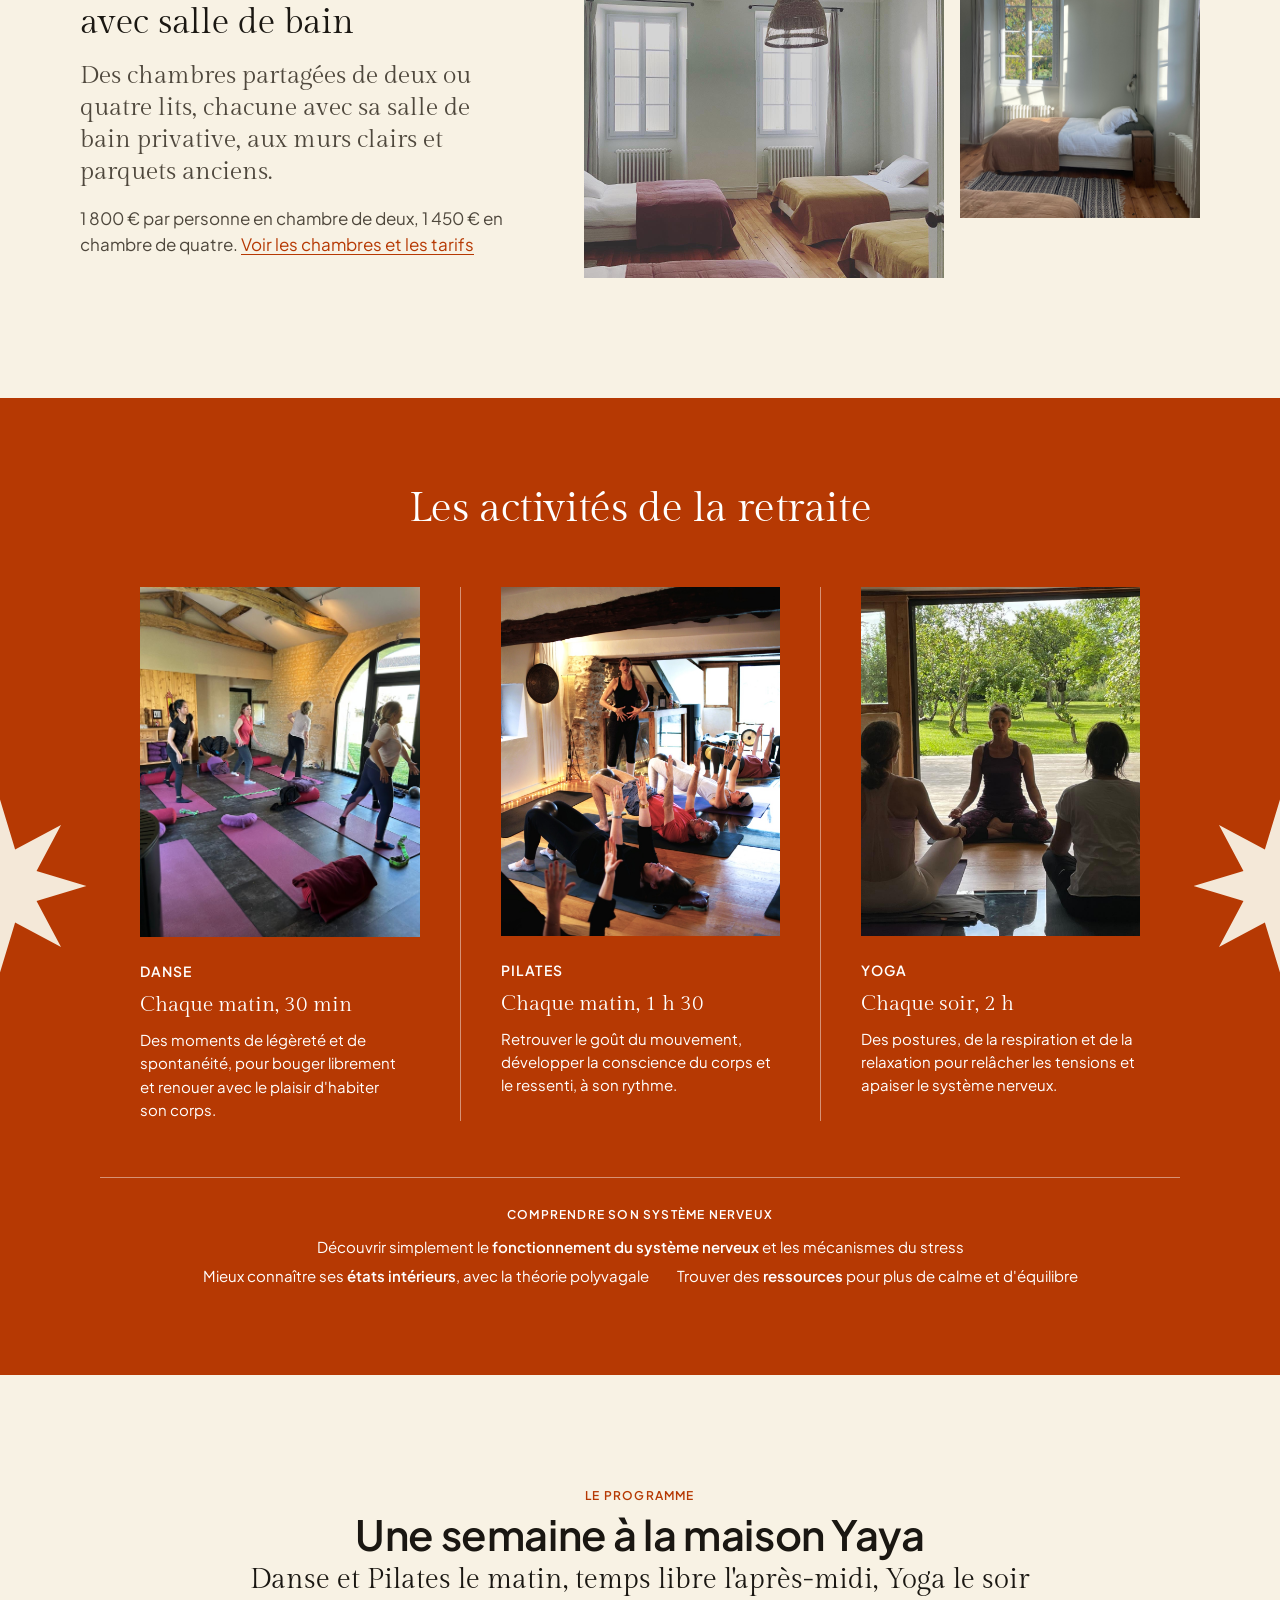
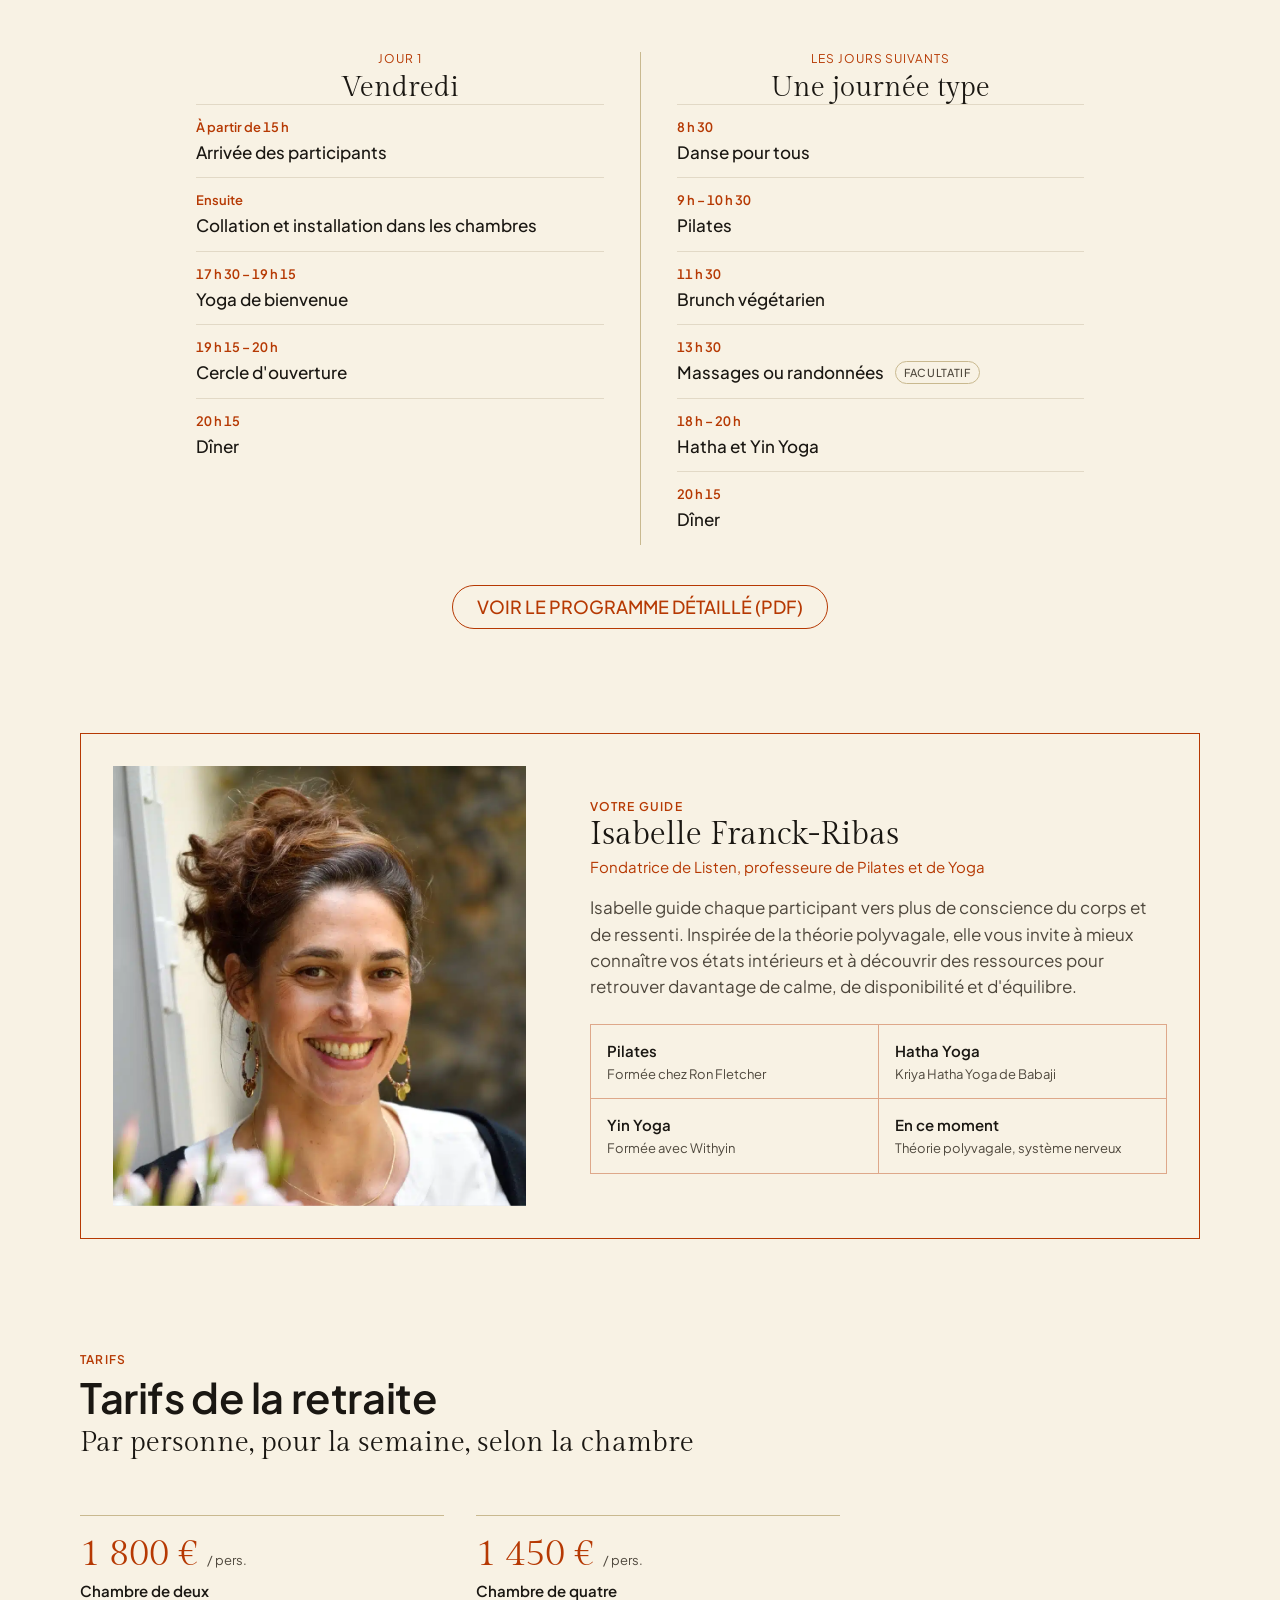
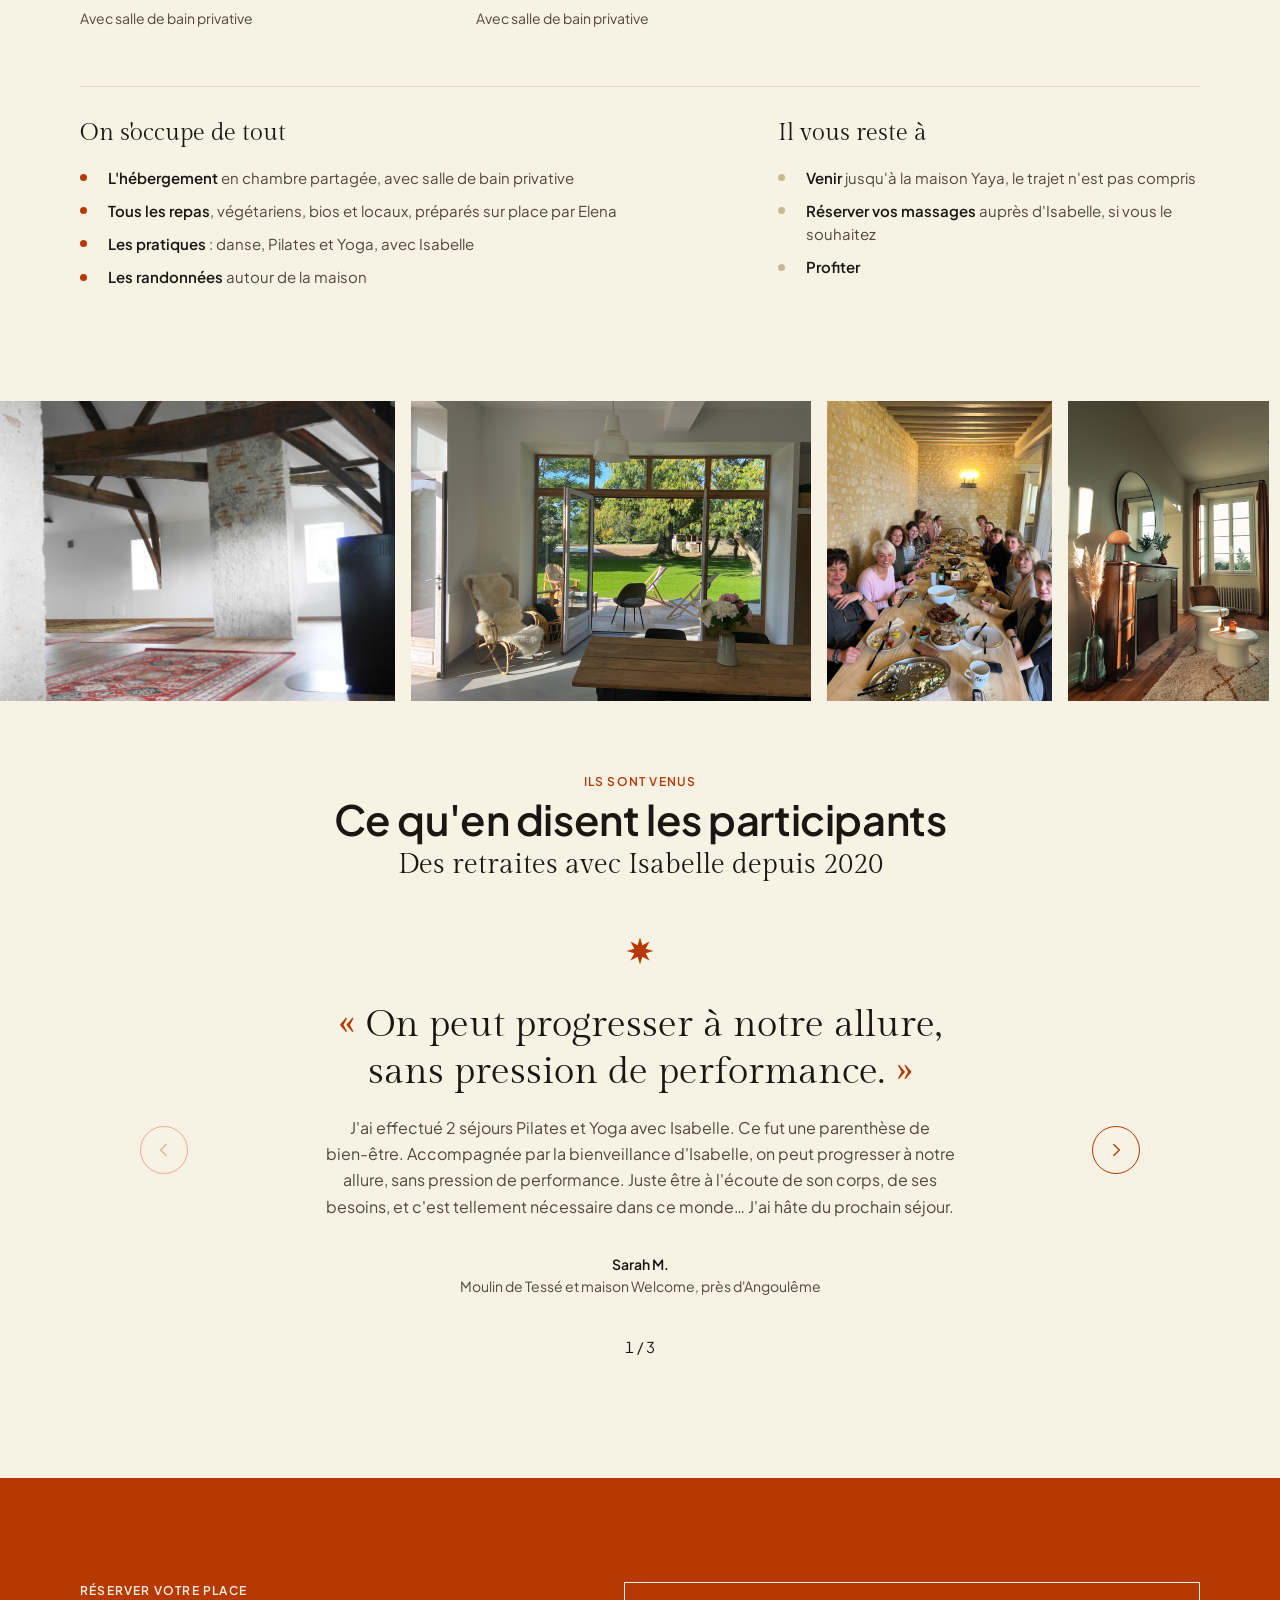
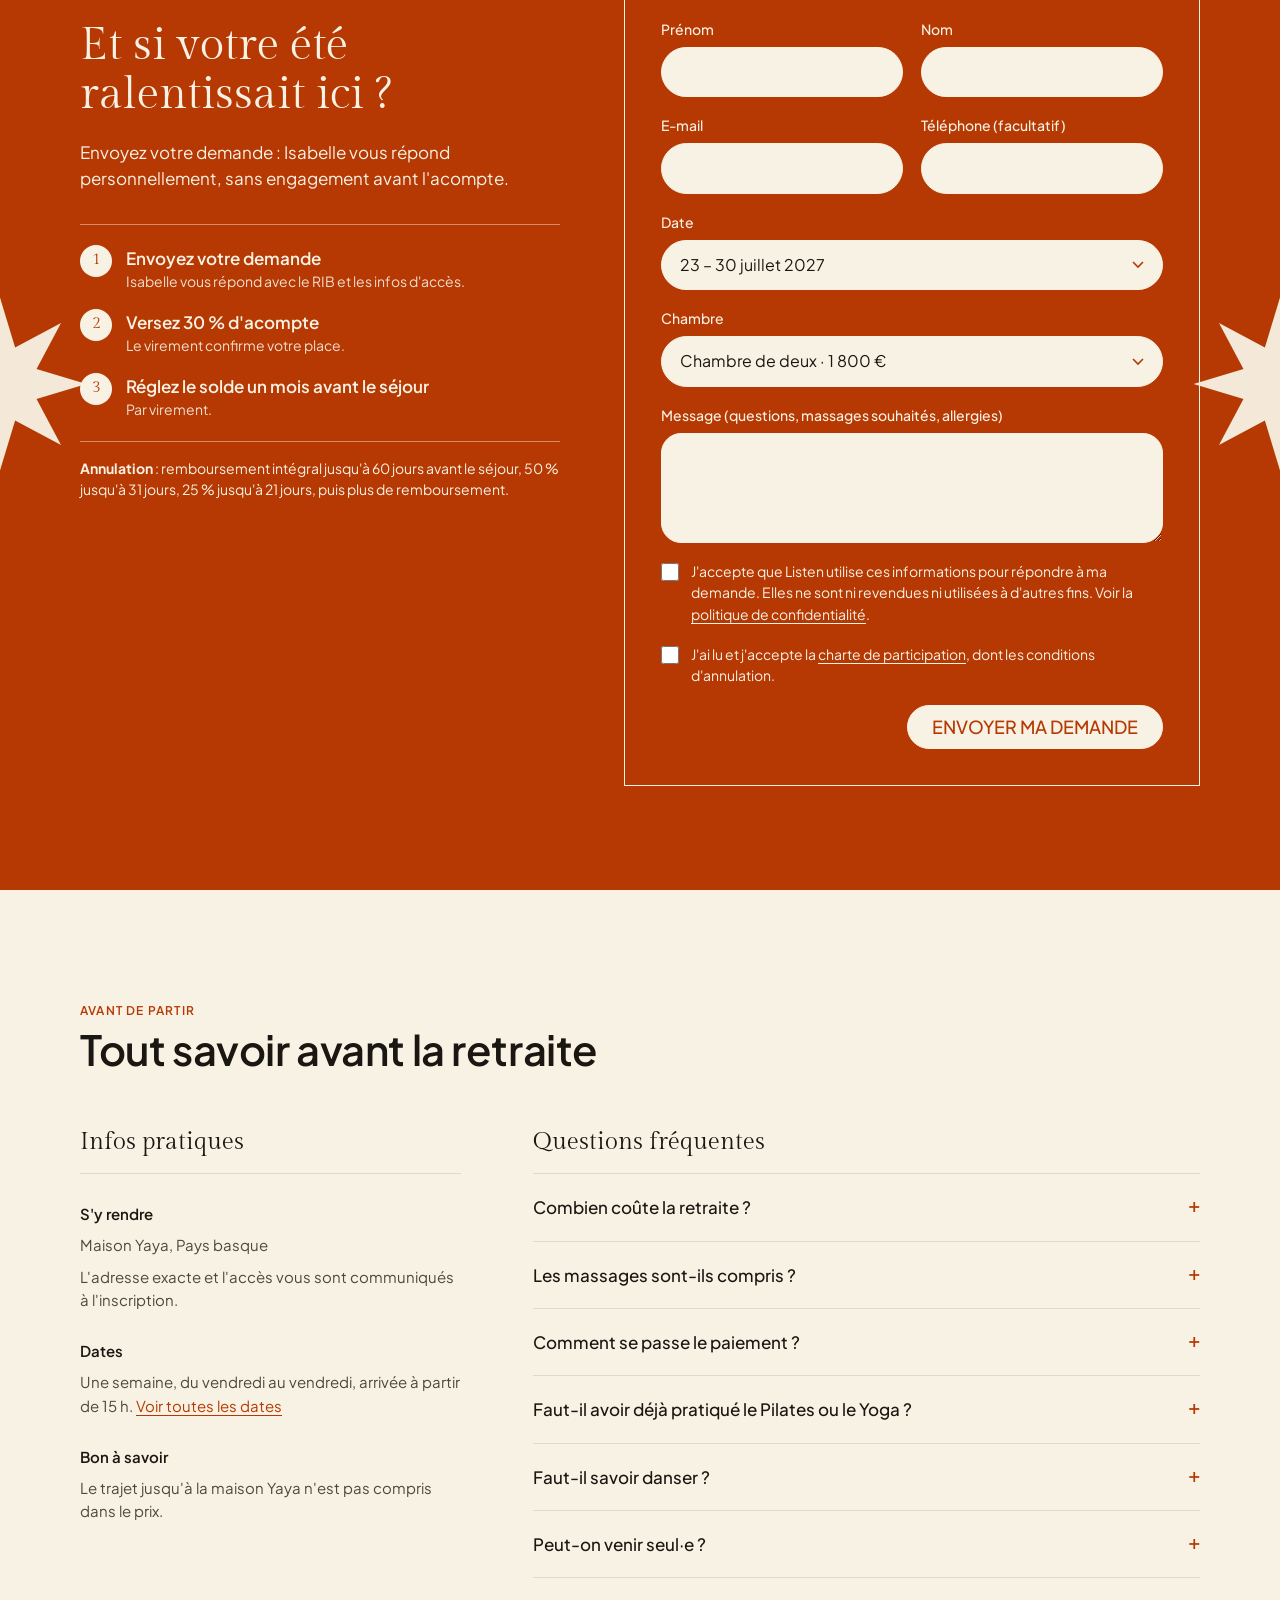
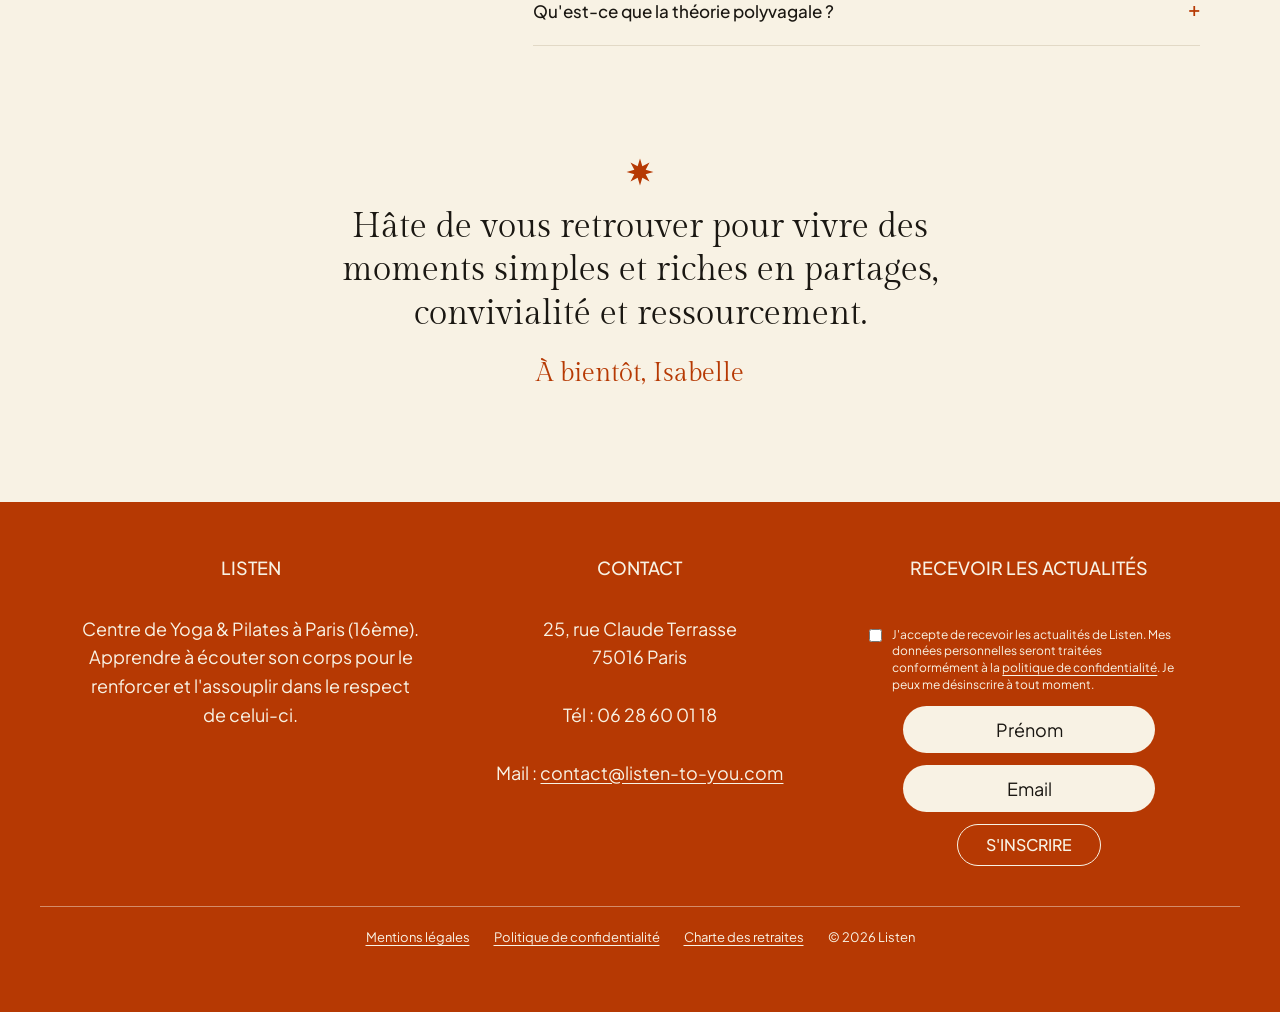
<file: sejour-yaya.html>
<!doctype html>
<html lang="fr">
<meta charset="utf-8">
<meta name="viewport" content="width=device-width, initial-scale=1">
<title>Retraite Yoga, Pilates et Danse au Pays basque, maison Yaya | Listen</title>
<meta name="description" content="Retraite Yoga, Pilates et Danse au Pays basque, à la maison Yaya : « Ralentir », une semaine pour apaiser son système nerveux et retrouver la joie, du 23 au 30 juillet 2027 avec Isabelle Franck-Ribas. Dès 1 450 €.">
<meta property="og:title" content="Retraite Yoga, Pilates et Danse au Pays basque, maison Yaya | Listen">
<meta property="og:description" content="Retraite Yoga, Pilates et Danse au Pays basque, à la maison Yaya : « Ralentir », une semaine pour apaiser son système nerveux et retrouver la joie, du 23 au 30 juillet 2027 avec Isabelle Franck-Ribas. Dès 1 450 €.">
<!-- og:image : à remplacer par l'URL absolue de l'image sur WordPress -->
<meta property="og:image" content="images/yaya-9.jpg">
<meta property="og:type" content="website">
<!-- Données structurées : une entrée Event par date (ici, la plus proche). À compléter à la mise en ligne avec l'adresse exacte et les URL absolues -->
<script type="application/ld+json">
{
  "@context": "https://schema.org",
  "@type": "Event",
  "name": "Ralentir : retraite Yoga, Pilates et Danse au Pays basque",
  "description": "Une semaine pour apaiser son système nerveux et retrouver la joie : danse, Pilates, Hatha Yoga, Yin Yoga, respiration et relaxation avec Isabelle Franck-Ribas, à la maison Yaya.",
  "startDate": "2027-07-23",
  "endDate": "2027-07-30",
  "eventStatus": "https://schema.org/EventScheduled",
  "eventAttendanceMode": "https://schema.org/OfflineEventAttendanceMode",
  "location": {
    "@type": "Place",
    "name": "Maison Yaya",
    "address": { "@type": "PostalAddress", "addressRegion": "Nouvelle-Aquitaine", "addressCountry": "FR" }
  },
  "organizer": { "@type": "Organization", "name": "Listen", "email": "contact@listen-to-you.com" },
  "performer": { "@type": "Person", "name": "Isabelle Franck-Ribas" },
  "offers": [
    { "@type": "Offer", "name": "Chambre de deux avec salle de bain privative", "price": "1800", "priceCurrency": "EUR" },
    { "@type": "Offer", "name": "Chambre de quatre avec salle de bain privative", "price": "1450", "priceCurrency": "EUR" }
  ]
}
</script>
<link rel="icon" href="data:image/svg+xml,%3Csvg xmlns='http://www.w3.org/2000/svg' viewBox='0 0 100 100'%3E%3Cpolygon fill='%23B63903' points='50,2 58.4,29.7 83.9,16.1 70.3,41.6 98,50 70.3,58.4 83.9,83.9 58.4,70.3 50,98 41.6,70.3 16.1,83.9 29.7,58.4 2,50 29.7,41.6 16.1,16.1 41.6,29.7'/%3E%3C/svg%3E">
<link rel="preconnect" href="https://fonts.googleapis.com">
<link rel="preconnect" href="https://fonts.gstatic.com" crossorigin>
<link rel="stylesheet" href="https://fonts.googleapis.com/css2?family=Gilda+Display&family=Plus+Jakarta+Sans:wght@400;500;600&display=swap">
<link rel="stylesheet" href="css/sejour-perche.css">
<link rel="stylesheet" href="css/avis.css">

<svg width="0" height="0" style="position:absolute" aria-hidden="true">
  <symbol id="star" viewBox="0 0 100 100"><polygon fill="currentColor" points="50,2 58.4,29.7 83.9,16.1 70.3,41.6 98,50 70.3,58.4 83.9,83.9 58.4,70.3 50,98 41.6,70.3 16.1,83.9 29.7,58.4 2,50 29.7,41.6 16.1,16.1 41.6,29.7"/></symbol>
</svg>

<a class="skip" href="#contenu">Aller au contenu</a>
<header class="nav">
  <div class="wrap">
    <a class="logo" href="#top"><img src="images/logo-listen.png" alt="Listen, Pilates et Yoga" width="122" height="78"></a>
    <nav class="menu" aria-label="Menu principal">
      <a href="#">Le studio</a>
      <a href="#">Les cours <svg class="chev" viewBox="0 0 12 8" aria-hidden="true"><path d="M1 1l5 5 5-5" fill="none" stroke="currentColor" stroke-width="1.6"/></svg></a>
      <div class="has-sub">
        <a href="retraites.html" class="is-section">Retraites <svg class="chev" viewBox="0 0 12 8" aria-hidden="true"><path d="M1 1l5 5 5-5" fill="none" stroke="currentColor" stroke-width="1.6"/></svg></a>
        <div class="sub"><ul>
          <li><a href="sejour-perche.html"><small>Perche</small>La maison fertile</a></li>
          <li><a href="sejour-argia.html"><small>Pays basque</small>Domaine d'Argia</a></li>
          <li><a href="#top" aria-current="page"><small>Pays basque</small>Maison Yaya</a></li>
        </ul></div>
      </div>
      <a href="formations.html">Formations</a>
      <a href="#">Blog</a>
      <a href="#">Contact</a>
    </nav>
    <details class="menu-m">
      <summary>Menu</summary>
      <nav aria-label="Menu principal">
        <a href="#">Le studio</a>
        <a href="#">Les cours</a>
        <a href="retraites.html">Retraites</a>
        <a class="subl" href="sejour-perche.html">Perche · La maison fertile</a>
        <a class="subl" href="sejour-argia.html">Pays basque · Domaine d'Argia</a>
        <a class="subl" href="#top" aria-current="page">Pays basque · Maison Yaya</a>
        <a href="formations.html">Formations</a>
        <a href="#">Blog</a>
        <a href="#">Contact</a>
      </nav>
    </details>
  </div>
</header>

<!-- Sur le site : Retraites = /retraites -->
<nav class="crumbs wrap" aria-label="Fil d'Ariane">
  <ol>
    <li><a href="retraites.html">Retraites</a></li>
    <li aria-current="page">Pays basque · Maison Yaya</li>
  </ol>
</nav>

<section class="hero" id="top">
  <img class="hero-bg" src="images/yaya-9.jpg" alt="" onerror="this.remove()" width="999" height="439">
  <div class="hero-card">
    <svg class="hero-star" aria-hidden="true"><use href="#star"/></svg>
    <h1>Retraite Yoga, Pilates &amp; Danse au Pays basque</h1>
    <p class="sub">À la maison Yaya</p>
    <p class="hero-when">Prochaine retraite · Ralentir · 23 – 30 juillet 2027</p>
    <p class="hero-lede">Une semaine pour lever le pied, apaiser son système nerveux et retrouver la joie, avec Isabelle.</p>
    <div class="hero-cta">
      <a class="btn" href="#reserver">Réserver · dès 1 450 €</a>
      <a class="btn btn-ghost" href="#sejour">Découvrir</a>
    </div>
  </div>
</section>

<dl class="facts wrap" aria-label="La retraite en bref">
  <div><dt>Durée</dt><dd>1 semaine</dd></div>
  <div><dt>Niveau</dt><dd>Tous niveaux</dd></div>
  <div><dt>Repas</dt><dd>Végétariens et bio</dd></div>
  <div><dt>Prix</dt><dd>De 1 450 à 1 800 €</dd></div>
</dl>

<main id="contenu">
  <!-- ============ LES DATES : la plus proche en premier. Pour une nouvelle date : un <li> ici et une <option> dans le formulaire ============ -->
  <section class="dates wrap" id="dates" aria-labelledby="t-dates">
    <h2 class="kicker" id="t-dates">Les dates</h2>
    <ul>
      <li class="next"><time datetime="2027-07-23">23 – 30 juillet 2027</time> · prochaine retraite</li>
      <li class="more">D'autres dates bientôt annoncées</li>
    </ul>
    <a href="#reserver">Choisir ma date</a>
  </section>
  <!-- ============ LE SÉJOUR ============ -->
  <section class="wrap stage" id="sejour" aria-labelledby="t-sejour">
    <div class="intro">
      <div>
        <p class="kicker">La prochaine retraite · Juillet 2027</p>
        <h2 id="t-sejour">Ralentir, l'art d'apaiser son système nerveux et de retrouver la joie</h2>
      </div>
      <div class="txt">
        <p class="lede">Et si nous prenions le temps de ralentir pour mieux savourer la vie ?</p>
        <p>Isabelle vous propose un séjour d'une semaine pour lever le pied, retrouver votre rythme naturel et renouer avec le plaisir d'habiter pleinement votre corps. Ces pratiques permettent de relâcher les tensions et d'apaiser le système nerveux : c'est un retour à soi, une connexion avec le vivant, son corps, la nature et le groupe.</p>
        <p>Ralentir ne signifie pas s'arrêter : vous apprendrez à écouter votre énergie, à respecter vos besoins et à retrouver le goût du mouvement. Durant ce séjour « Listen to you », vous vivrez des moments de légèreté, de spontanéité et de plaisirs partagés.</p>
        <ul class="essentials" aria-label="Au programme">
          <li><svg class="star" aria-hidden="true"><use href="#star"/></svg><span><b>Danse</b> pour tous, chaque matin</span></li>
          <li><svg class="star" aria-hidden="true"><use href="#star"/></svg><span><b>Pilates</b> chaque matin, 1 h 30</span></li>
          <li><svg class="star" aria-hidden="true"><use href="#star"/></svg><span><b>Massages ou randonnées</b> l'après-midi</span></li>
          <li><svg class="star" aria-hidden="true"><use href="#star"/></svg><span><b>Hatha et Yin Yoga</b> chaque soir, 2 h</span></li>
          <li><svg class="star" aria-hidden="true"><use href="#star"/></svg><span><b>Le système nerveux</b> expliqué simplement</span></li>
          <li><svg class="star" aria-hidden="true"><use href="#star"/></svg><span><b>Cuisine</b> végétarienne et bio, par Elena</span></li>
        </ul>
      </div>
    </div>
  </section>

  <!-- ============ GRANDE PHOTO + CITATION (phrase d'Isabelle) ============ -->
  <figure class="photo-quote" role="img" aria-label="Une séance de barre au studio Listen. Citation d'Isabelle : « Ralentir ne signifie pas s'arrêter. »">
    <div class="wrap">
      <svg class="star" aria-hidden="true"><use href="#star"/></svg>
      <blockquote>Ralentir ne signifie pas s'arrêter.</blockquote>
      <figcaption><cite>Isabelle Franck-Ribas</cite></figcaption>
    </div>
  </figure>

  <!-- ============ LE LIEU (textes déduits des photos : à valider avec Isabelle) ============ -->
  <section class="stage wrap" id="lieu" aria-labelledby="t-lieu">
    <div class="stage-head">
      <p class="kicker">Le lieu</p>
      <h2 id="t-lieu">La maison Yaya, au Pays basque</h2>
      <p class="serif">Une maison de famille pour ralentir</p>
    </div>

    <div class="mosaic">
      <img class="photo" src="images/yaya-5.jpg" alt="La grande salle de pratique de la maison Yaya, sous une charpente en bois" loading="lazy" width="660" height="1000">
      <img class="photo" src="images/yaya-exterieur.jpg" alt="La maison Yaya, façade blanche, olivier et arbre de Judée en fleurs" loading="lazy" width="595" height="440">
      <img class="photo" src="images/yaya-jardin.jpg" alt="Le jardin arboré et la piscine, bordée de deux transats" loading="lazy" width="586" height="434">
      <img class="photo" src="images/yaya-salon.jpg" alt="Le salon, cheminée et miroir rond, ouvert sur la bibliothèque" loading="lazy" width="1440" height="1440">
      <img class="photo" src="images/yaya-piscine-nuit.jpg" alt="La piscine éclairée à la tombée de la nuit, devant la maison" loading="lazy" width="586" height="550">
    </div>

    <div class="place">
      <div>
        <p class="kicker">Au Pays basque</p>
        <h3>De l'espace, de la lumière et du calme</h3>
      </div>
      <div class="txt">
        <p class="lede">Une grande salle de pratique sous la charpente, un jardin arboré avec piscine, des salons lumineux aux parquets anciens.</p>
        <p>Tout invite à ralentir : pratiquer au calme, lire au jardin, se baigner, partager un repas sur la terrasse.</p>
      </div>
    </div>

    <div class="duo">
      <div class="pics">
        <img class="photo" src="images/noesis-salade-patate-douce.jpg" alt="Une salade de patate douce et d'oignons rôtis, roquette et feta, par Noesis Culinaria" loading="lazy" width="551" height="551">
        <img class="photo" src="images/noesis-salade-grenade.jpg" alt="Une salade de kaki, radis roses et grains de grenade, par Noesis Culinaria" loading="lazy" width="413" height="550">
      </div>
      <div class="txt">
        <div>
          <p class="kicker">La table</p>
          <h3>La cuisine d'Elena, Noesis Culinaria</h3>
        </div>
        <p class="lede">Une cuisine vivante, consciente et gourmande : Elena, de <a href="https://www.instagram.com/noesisculinaria/" target="_blank" rel="noopener">Noesis Culinaria</a>, prépare sur place des repas végétariens et véganes, bios, locaux et de saison.</p>
        <p>Inspirée de ses racines andalouses et de la cuisine méditerranéenne, elle adapte ses menus au rythme de la retraite et aux besoins de chacun, avec une attention particulière portée au gluten et au lactose. Des repas savoureux, digestes et réconfortants, qui favorisent l'ancrage et la présence nécessaires à la pratique.</p>
        <p class="kicker meals">Brunch végétarien à 11 h 30 · dîner à 20 h 15</p>
      </div>
    </div>

    <div class="duo flip">
      <div class="pics">
        <img class="photo" src="images/yaya-dortoir.jpg" alt="Une grande chambre lumineuse à plusieurs lits, sous des suspensions en osier" loading="lazy" width="1440" height="1440">
        <img class="photo" src="images/yaya-chambre.jpg" alt="Une chambre aux murs clairs et au parquet ancien, ouverte sur les arbres" loading="lazy" width="1600" height="1200">
      </div>
      <div class="txt">
        <div>
          <p class="kicker">L'hébergement</p>
          <h3>Des chambres claires, avec salle de bain</h3>
        </div>
        <p class="lede">Des chambres partagées de deux ou quatre lits, chacune avec sa salle de bain privative, aux murs clairs et parquets anciens.</p>
        <p>1 800 € par personne en chambre de deux, 1 450 € en chambre de quatre. <a href="#tarifs">Voir les chambres et les tarifs</a></p>
      </div>
    </div>
  </section>

  <!-- ============ LES ACTIVITÉS ============ -->
  <section class="band" id="activites" aria-labelledby="t-activites">
    <svg class="band-star l" aria-hidden="true"><use href="#star"/></svg>
    <svg class="band-star r" aria-hidden="true"><use href="#star"/></svg>
    <div class="wrap">
      <div class="stage-head"><h2 id="t-activites">Les activités de la retraite</h2></div>
      <div class="acts">
        <article class="act">
          <img class="photo" src="images/retraite-danse.jpg" alt="Un groupe danse librement dans une grande salle de pratique, pendant une retraite" loading="lazy" width="1200" height="1600">
          <h3>Danse</h3>
          <p class="when">Chaque matin, 30 min</p>
          <p>Des moments de légèreté et de spontanéité, pour bouger librement et renouer avec le plaisir d'habiter son corps.</p>
        </article>
        <article class="act">
          <img class="photo" src="images/retraite-pilates.jpg" alt="Une séance de Pilates au sol sous les poutres, pendant une retraite" loading="lazy" width="1066" height="1600">
          <h3>Pilates</h3>
          <p class="when">Chaque matin, 1 h 30</p>
          <p>Retrouver le goût du mouvement, développer la conscience du corps et le ressenti, à son rythme.</p>
        </article>
        <article class="act">
          <img class="photo" src="images/retraite-meditation-jardin.jpg" alt="Méditation face au jardin, au soleil, pendant une retraite" loading="lazy" width="1600" height="1200">
          <h3>Yoga</h3>
          <p class="when">Chaque soir, 2 h</p>
          <p>Des postures, de la respiration et de la relaxation pour relâcher les tensions et apaiser le système nerveux.</p>
        </article>
      </div>

      <div class="free">
        <h3>Comprendre son système nerveux</h3>
        <ul>
          <li>Découvrir simplement le <b>fonctionnement du système nerveux</b> et les mécanismes du stress</li>
          <li>Mieux connaître ses <b>états intérieurs</b>, avec la théorie polyvagale</li>
          <li>Trouver des <b>ressources</b> pour plus de calme et d'équilibre</li>
        </ul>
      </div>
    </div>
  </section>

  <!-- ============ LE PROGRAMME : jour d'arrivée + journée type, le détail est dans le PDF d'Isabelle ============ -->
  <section class="stage wrap" id="programme" aria-labelledby="t-programme">
    <div class="stage-head">
      <p class="kicker">Le programme</p>
      <h2 id="t-programme">Une semaine à la maison Yaya</h2>
      <p class="serif">Danse et Pilates le matin, temps libre l'après-midi, Yoga le soir</p>
    </div>
    <div class="days two">
      <details class="day" open>
        <summary><h3><span>Jour 1</span>Vendredi</h3></summary>
        <ol>
          <li><time>À partir de 15 h</time><b>Arrivée des participants</b></li>
          <li><time>Ensuite</time><b>Collation et installation dans les chambres</b></li>
          <li><time>17 h 30 – 19 h 15</time><b>Yoga de bienvenue</b></li>
          <li><time>19 h 15 – 20 h</time><b>Cercle d'ouverture</b></li>
          <li><time>20 h 15</time><b>Dîner</b></li>
        </ol>
      </details>
      <details class="day" open>
        <summary><h3><span>Les jours suivants</span>Une journée type</h3></summary>
        <ol>
          <li><time>8 h 30</time><b>Danse pour tous</b></li>
          <li><time>9 h – 10 h 30</time><b>Pilates</b></li>
          <li><time>11 h 30</time><b>Brunch végétarien</b></li>
          <li><time>13 h 30</time><b>Massages ou randonnées <span class="tag">Facultatif</span></b></li>
          <li><time>18 h – 20 h</time><b>Hatha et Yin Yoga</b></li>
          <li><time>20 h 15</time><b>Dîner</b></li>
        </ol>
      </details>
    </div>
    <!-- Sur le site : lien vers le PDF du programme fourni par Isabelle -->
    <p class="prog-cta"><a class="btn btn-ghost" href="#">Voir le programme détaillé (PDF)</a></p>

    <div class="guide">
      <img class="photo" src="images/Isabelle.jpg" alt="Isabelle Franck-Ribas" loading="lazy" width="1024" height="1024">
      <div class="txt">
        <div>
          <p class="kicker">Votre guide</p>
          <h3>Isabelle Franck-Ribas</h3>
          <p class="role">Fondatrice de Listen, professeure de Pilates et de Yoga</p>
        </div>
        <p>Isabelle guide chaque participant vers plus de conscience du corps et de ressenti. Inspirée de la théorie polyvagale, elle vous invite à mieux connaître vos états intérieurs et à découvrir des ressources pour retrouver davantage de calme, de disponibilité et d'équilibre.</p>
        <ul class="creds">
          <li><b>Pilates</b><span>Formée chez Ron Fletcher</span></li>
          <li><b>Hatha Yoga</b><span>Kriya Hatha Yoga de Babaji</span></li>
          <li><b>Yin Yoga</b><span>Formée avec Withyin</span></li>
          <li><b>En ce moment</b><span>Théorie polyvagale, système nerveux</span></li>
        </ul>
      </div>
    </div>
  </section>

  <!-- ============ TARIFS ============ -->
  <section class="stage" id="tarifs" aria-labelledby="t-tarifs">
    <div class="wrap">
      <div class="stage-head">
        <p class="kicker">Tarifs</p>
        <h2 id="t-tarifs">Tarifs de la retraite</h2>
        <p class="serif">Par personne, pour la semaine, selon la chambre</p>
      </div>
      <ul class="rooms two" aria-label="Tarifs par personne">
        <li><span class="amt">1 800 € <small>/ pers.</small></span><b>Chambre de deux</b><span>Avec salle de bain privative</span></li>
        <li><span class="amt">1 450 € <small>/ pers.</small></span><b>Chambre de quatre</b><span>Avec salle de bain privative</span></li>
      </ul>

      <!-- Même périmètre que la page Perche, standardisé à la demande de la cliente -->
      <div class="care">
        <div>
        <h3>On s'occupe de tout</h3>
        <ul>
          <li><span><b>L'hébergement</b> en chambre partagée, avec salle de bain privative</span></li>
          <li><span><b>Tous les repas</b>, végétariens, bios et locaux, préparés sur place par Elena</span></li>
          <li><span><b>Les pratiques</b> : danse, Pilates et Yoga, avec Isabelle</span></li>
          <li><span><b>Les randonnées</b> autour de la maison</span></li>
        </ul>
        </div>
        <div class="todo">
          <h3>Il vous reste à</h3>
          <ul>
            <li><span><b>Venir</b> jusqu'à la maison Yaya, le trajet n'est pas compris</span></li>
            <li><span><b>Réserver vos massages</b> auprès d'Isabelle, si vous le souhaitez</span></li>
            <li><span><b>Profiter</b></span></li>
          </ul>
        </div>
      </div>
    </div>
  </section>

  <!-- ============ TÉMOIGNAGES : retraites passées d'Isabelle (aucune encore à la maison Yaya) ============ -->
  <section class="stage" id="temoignages" aria-labelledby="t-temoignages">
    <!-- Défilé de photos : la 2e série, masquée aux lecteurs d'écran, permet la boucle sans à-coup -->
    <div class="reel">
      <div class="reel-track">
        <img src="images/yaya-shala.jpg" alt="La salle de pratique, tapis anciens et poutres apparentes" loading="lazy" width="1600" height="1214">
        <img src="images/yaya-salle-repas.jpg" alt="La salle à manger ouverte sur le jardin" loading="lazy" width="1600" height="1200">
        <img src="images/retraite-repas.jpg" alt="Un repas partagé autour d'une longue table, pendant une retraite" loading="lazy" width="1200" height="1600">
        <img src="images/yaya-2.jpg" alt="Un coin salon baigné de lumière, cheminée et miroir rond" loading="lazy" width="667" height="999">
        <img src="images/yaya-fleurs-acacia.jpg" alt="Des beignets de fleurs d'acacia et un verre de vin rouge" loading="lazy" width="590" height="586">
        <img src="images/retraite-amies-ocean.jpg" alt="Des participantes réunies face à l'océan au coucher du soleil" loading="lazy" width="1024" height="768">
        <img src="images/yaya-4.jpg" alt="La bibliothèque et son fauteuil à carreaux" loading="lazy" width="667" height="999">
        <img src="images/yaya-salon-terrasse.jpg" alt="Un fauteuil en rotin près de la porte-fenêtre ouverte sur la terrasse" loading="lazy" width="590" height="430">
        <img src="images/retraite-repas-terrasse.jpg" alt="Un déjeuner en terrasse entre participantes" loading="lazy" width="1200" height="1600">
        <img src="images/yaya-3.jpg" alt="Un fauteuil en velours et une table d'appoint près de la fenêtre" loading="lazy" width="806" height="1000">
        <img src="images/yaya-9.jpg" alt="La piscine et la maison, au soleil d'hiver" loading="lazy" width="999" height="439">
        <img src="images/retraite-plage-groupe.jpg" alt="Le groupe en balade sur une plage du Pays basque" loading="lazy" width="1600" height="1200">
        <img src="images/yaya-shala.jpg" alt="" loading="lazy" width="1600" height="1214">
        <img src="images/yaya-salle-repas.jpg" alt="" loading="lazy" width="1600" height="1200">
        <img src="images/retraite-repas.jpg" alt="" loading="lazy" width="1200" height="1600">
        <img src="images/yaya-2.jpg" alt="" loading="lazy" width="667" height="999">
        <img src="images/yaya-fleurs-acacia.jpg" alt="" loading="lazy" width="590" height="586">
        <img src="images/retraite-amies-ocean.jpg" alt="" loading="lazy" width="1024" height="768">
        <img src="images/yaya-4.jpg" alt="" loading="lazy" width="667" height="999">
        <img src="images/yaya-salon-terrasse.jpg" alt="" loading="lazy" width="590" height="430">
        <img src="images/retraite-repas-terrasse.jpg" alt="" loading="lazy" width="1200" height="1600">
        <img src="images/yaya-3.jpg" alt="" loading="lazy" width="806" height="1000">
        <img src="images/yaya-9.jpg" alt="" loading="lazy" width="999" height="439">
        <img src="images/retraite-plage-groupe.jpg" alt="" loading="lazy" width="1600" height="1200">
      </div>
    </div>
    <div class="wrap stage-head">
      <p class="kicker">Ils sont venus</p>
      <h2 id="t-temoignages">Ce qu'en disent les participants</h2>
      <p class="serif">Des retraites avec Isabelle depuis 2020</p>
    </div>
    <div class="wrap">
    <!-- Avis en carrousel : la phrase forte de chaque avis en grand, l'avis complet dessous (css/avis.css, js/avis.js) -->
    <div class="slider" aria-roledescription="carrousel" aria-label="Avis des participants">
      <svg class="star" aria-hidden="true"><use href="#star"/></svg>
      <div class="slides" tabindex="0">
        <figure class="slide" role="group" aria-roledescription="avis" aria-label="1 sur 3">
          <blockquote>
            <p class="slide-hl">On peut progresser à notre allure, sans pression de performance.</p>
            <p class="slide-full">J'ai effectué 2 séjours Pilates et Yoga avec Isabelle. Ce fut une parenthèse de bien-être. Accompagnée par la bienveillance d'Isabelle, on peut progresser à notre allure, sans pression de performance. Juste être à l'écoute de son corps, de ses besoins, et c'est tellement nécessaire dans ce monde… J'ai hâte du prochain séjour.</p>
          </blockquote>
          <figcaption><b>Sarah M.</b>Moulin de Tessé et maison Welcome, près d'Angoulême</figcaption>
        </figure>
        <figure class="slide" role="group" aria-roledescription="avis" aria-label="2 sur 3">
          <blockquote>
            <p class="slide-hl">Une escapade sportive, riche en rencontres, dans une super ambiance !</p>
            <p class="slide-full">On a beaucoup aimé notre escapade de 4 jours avec Isabelle à la maison Welcome, située en pleine nature. Des sessions de Pilates, Yoga et Danse formidables, complètes, ludiques et dans la bonne humeur ! On a aussi apprécié les conférences sur le sucre, très instructives. Une escapade sportive, riche en rencontres, dans une super ambiance ! À refaire…</p>
          </blockquote>
          <figcaption><b>Bénédicte D.</b>Maison Welcome, près d'Angoulême · mars 2024</figcaption>
        </figure>
        <figure class="slide" role="group" aria-roledescription="avis" aria-label="3 sur 3">
          <blockquote>
            <p class="slide-hl">Isabelle sait s'adapter à tous les niveaux.</p>
            <p class="slide-full">Une première pour moi et que de bonnes surprises. Isabelle sait s'adapter à tous les niveaux. De la bienveillance, des rires, de la détente, des promenades et aussi des courbatures ! Une belle retraite sportive, je recommande !</p>
          </blockquote>
          <figcaption><b>Marine L.</b>Maison Welcome, près d'Angoulême · mars 2024</figcaption>
        </figure>
      </div>
    <div class="slider-nav">
      <button class="slider-prev" type="button" aria-label="Avis précédent"><svg viewBox="0 0 24 24" aria-hidden="true"><path d="M15 5l-7 7 7 7" fill="none" stroke="currentColor" stroke-width="1.6"/></svg></button>
      <p class="slider-count" aria-live="polite"><span>1</span> / 3</p>
      <button class="slider-next" type="button" aria-label="Avis suivant"><svg viewBox="0 0 24 24" aria-hidden="true"><path d="M9 5l7 7-7 7" fill="none" stroke="currentColor" stroke-width="1.6"/></svg></button>
    </div>
    </div>
    </div>
  </section>

  <!-- ============ RÉSERVER ============ -->
  <section class="cta stage" id="reserver" aria-labelledby="t-reserver">
    <svg class="band-star l" aria-hidden="true"><use href="#star"/></svg>
    <svg class="band-star r" aria-hidden="true"><use href="#star"/></svg>
    <div class="wrap cta-grid">
      <div class="cta-txt">
        <p class="kicker">Réserver votre place</p>
        <h2 id="t-reserver">Et si votre été ralentissait ici ?</h2>
        <p>Envoyez votre demande : Isabelle vous répond personnellement, sans engagement avant l'acompte.</p>
        <ol class="steps">
          <li><div><b>Envoyez votre demande</b><p>Isabelle vous répond avec le RIB et les infos d'accès.</p></div></li>
          <li><div><b>Versez 30 % d'acompte</b><p>Le virement confirme votre place.</p></div></li>
          <li><div><b>Réglez le solde un mois avant le séjour</b><p>Par virement.</p></div></li>
        </ol>
        <p class="cta-note"><b>Annulation</b> : remboursement intégral jusqu'à 60&nbsp;jours avant le séjour, 50&nbsp;% jusqu'à 31&nbsp;jours, 25&nbsp;% jusqu'à 21&nbsp;jours, puis plus de remboursement.</p>
      </div>

      <form class="form" id="form" novalidate>
        <div class="field">
          <label for="f-first">Prénom</label>
          <input id="f-first" name="firstname" type="text" autocomplete="given-name" required>
        </div>
        <div class="field">
          <label for="f-last">Nom</label>
          <input id="f-last" name="lastname" type="text" autocomplete="family-name" required>
        </div>
        <div class="field">
          <label for="f-email">E-mail</label>
          <input id="f-email" name="email" type="email" autocomplete="email" required>
        </div>
        <div class="field">
          <label for="f-tel">Téléphone (facultatif)</label>
          <input id="f-tel" name="phone" type="tel" autocomplete="tel">
        </div>
        <div class="field full">
          <label for="f-date">Date</label>
          <select id="f-date" name="date">
            <option value="2027-07-23">23 – 30 juillet 2027</option>
            <option value="prochaine">Une prochaine date : me prévenir</option>
          </select>
        </div>
        <div class="field full">
          <label for="f-room">Chambre</label>
          <select id="f-room" name="room">
            <option value="r2">Chambre de deux · 1 800 €</option>
            <option value="r4">Chambre de quatre · 1 450 €</option>
          </select>
        </div>
        <div class="field full">
          <label for="f-msg">Message (questions, massages souhaités, allergies)</label>
          <textarea id="f-msg" name="message"></textarea>
        </div>
        <label class="consent"><input type="checkbox" name="consent" required><span>J'accepte que Listen utilise ces informations pour répondre à ma demande. Elles ne sont ni revendues ni utilisées à d'autres fins. Voir la <a href="#">politique de confidentialité</a>.</span></label>
        <label class="consent"><input type="checkbox" name="charte" required><span>J'ai lu et j'accepte la <a href="charte.html" target="_blank" rel="noopener">charte de participation</a>, dont les conditions d'annulation.</span></label>
        <div class="form-foot">
          <button class="btn btn-light" type="submit">Envoyer ma demande</button>
        </div>
        <p class="form-done" id="formDone" role="status" hidden></p>
      </form>
    </div>
  </section>

  <!-- ============ AVANT DE PARTIR ============ -->
  <section class="wrap stage" id="infos" aria-labelledby="t-infos">
    <div class="stage-head">
      <p class="kicker">Avant de partir</p>
      <h2 id="t-infos">Tout savoir avant la retraite</h2>
    </div>
    <div class="infos-grid">
      <div>
        <h3 class="col-title">Infos pratiques</h3>
        <div class="practical">
          <div>
            <h3>S'y rendre</h3>
            <!-- Adresse à demander à Isabelle -->
            <address>Maison Yaya, Pays basque</address>
            <p>L'adresse exacte et l'accès vous sont communiqués à l'inscription.</p>
          </div>
          <div>
            <h3>Dates</h3>
            <p>Une semaine, du vendredi au vendredi, arrivée à partir de 15 h. <a href="#dates">Voir toutes les dates</a></p>
          </div>
          <div>
            <h3>Bon à savoir</h3>
            <p>Le trajet jusqu'à la maison Yaya n'est pas compris dans le prix.</p>
          </div>
        </div>
      </div>
      <div class="faq-col" id="faq">
        <h3 class="col-title">Questions fréquentes</h3>
        <div class="faq">
          <details><summary>Combien coûte la retraite ?</summary><p>1 800 € par personne en chambre de deux, 1 450 € par personne en chambre de quatre, chaque chambre avec sa salle de bain privative. Le prix comprend l'hébergement, tous les repas, les pratiques avec Isabelle et les randonnées.</p></details>
          <details><summary>Les massages sont-ils compris ?</summary><p>Non. Ils se réservent à l'avance auprès d'Isabelle, en supplément.</p></details>
          <details><summary>Comment se passe le paiement ?</summary><p>Un acompte de 30 % par virement confirme votre place, puis le solde est à verser un mois avant le début du séjour. Les conditions d'annulation sont détaillées dans la <a href="charte.html#annulation">charte de participation</a>.</p></details>
          <details><summary>Faut-il avoir déjà pratiqué le Pilates ou le Yoga ?</summary><p>Non. Isabelle guide chaque participant à son rythme, que vous débutiez ou que vous pratiquiez déjà.</p></details>
          <details><summary>Faut-il savoir danser ?</summary><p>Non. La danse est un moment de légèreté et de spontanéité, pour bouger librement et sans jugement.</p></details>
          <details><summary>Peut-on venir seul·e ?</summary><p>Oui. Le groupe fait partie de l'expérience : une connexion avec le vivant, son corps, la nature et le groupe.</p></details>
          <details><summary>Qu'est-ce que la théorie polyvagale ?</summary><p>Une approche qui explique comment notre système nerveux réagit au stress et à la sécurité. Isabelle la présente de manière simple et accessible, pour mieux connaître ses états intérieurs et trouver des ressources pour retrouver le calme.</p></details>
        </div>
      </div>
    </div>
  </section>

  <section class="closing">
    <svg class="star" aria-hidden="true"><use href="#star"/></svg>
    <p>Hâte de vous retrouver pour vivre des moments simples et riches en partages, convivialité et ressourcement.</p>
    <p class="sign">À bientôt, Isabelle</p>
  </section>
</main>

<footer>
  <div class="wrap">
    <div>
      <h2>Listen</h2>
      <p>Centre de Yoga &amp; Pilates à Paris (16ème).</p>
      <p>Apprendre à écouter son corps pour le renforcer et l'assouplir dans le respect de celui-ci.</p>
    </div>
    <div>
      <h2>Contact</h2>
      <address>25, rue Claude Terrasse<br>75016 Paris<br><br>Tél : 06 28 60 01 18<br><br>Mail : <a href="mailto:contact@listen-to-you.com">contact@listen-to-you.com</a></address>
    </div>
    <form class="news" onsubmit="event.preventDefault()">
      <h2>Recevoir les actualités</h2>
      <label class="ok"><input type="checkbox" name="consent" required><span>J'accepte de recevoir les actualités de Listen. Mes données personnelles seront traitées conformément à la <a href="#">politique de confidentialité</a>. Je peux me désinscrire à tout moment.</span></label>
      <input type="text" name="prenom" placeholder="Prénom" aria-label="Prénom" autocomplete="given-name">
      <input type="email" name="email" placeholder="Email" aria-label="E-mail" autocomplete="email">
      <button type="submit">S'inscrire</button>
    </form>
  </div>
  <div class="wrap legal">
    <a href="#">Mentions légales</a>
    <a href="#">Politique de confidentialité</a>
    <a href="charte.html">Charte des retraites</a>
    <span>© 2026 Listen</span>
  </div>
</footer>

<div class="mbar" id="mbar">
  <div class="p"><b>dès 1 450 €</b><span>23 – 30 juillet 2027</span></div>
  <a class="btn" href="#reserver">Réserver</a>
</div>

<script src="js/sejour-perche.js"></script>
<script src="js/avis.js"></script>
</file>
<file: css/retraites.css>
/* DA Listen (Figma "Site Listen") : fond beige partout, jamais de fond blanc ; cartes en contour orange 1px.
   Page « Retraites » (version SEO) : hero, galerie, l'esprit des retraites (3 colonnes), prochaines retraites (une carte par lieu), comment ça se passe, avis, FAQ, renvoi vers la formation. */
:root {
  --beige: #F8F2E4;
  --ink: #1A1712;
  --ink-soft: #4F483D;
  --line: #E2D9C6;
  --divider: #C9B98F;
  --orange: #B63903;
  --on-orange: #FFFFFF;
  --placeholder: #D9D9D9;

  --f-title: "Plus Jakarta Sans", system-ui, -apple-system, "Segoe UI", sans-serif;
  --f-serif: "Gilda Display", Georgia, "Times New Roman", serif;

  --margin: 40px;
  color-scheme: light;
}
* { box-sizing: border-box; }
body { margin: 0; background: var(--beige); color: var(--ink); font-family: var(--f-title); font-size: 1.0625rem; line-height: 1.55; -webkit-font-smoothing: antialiased; }
h1, h2, h3, h4 { margin: 0; font-weight: 400; text-wrap: balance; }
p { margin: 0; }
a { color: var(--orange); }
:focus-visible { outline: 2px solid var(--orange); outline-offset: 3px; }
svg { display: block; }
img { max-width: 100%; }

.wrap { max-width: 1200px; margin-inline: auto; padding-left: max(var(--margin), env(safe-area-inset-left, 0px)); padding-right: max(var(--margin), env(safe-area-inset-right, 0px)); }
@media (max-width: 640px) { :root { --margin: 16px; } }

.star { color: var(--orange); width: 28px; height: 28px; flex: none; }
.kicker { font-size: 0.75rem; font-weight: 600; letter-spacing: 0.1em; text-transform: uppercase; color: var(--orange); }
.serif { font-family: var(--f-serif); }

.btn {
  display: inline-flex; align-items: center; justify-content: center; gap: 8px;
  font: 500 1.125rem/1 var(--f-title); text-transform: uppercase;
  padding: 12px 24px; border-radius: 34px; border: 1px solid var(--orange);
  background: var(--orange); color: var(--on-orange); text-decoration: none; cursor: pointer;
  transition: filter .15s ease;
}
.btn:hover { filter: brightness(1.08); }
/* Pastille d'état, non cliquable */
.soon { display: inline-flex; align-items: center; gap: 8px; padding: 8px 16px; border: 1px dashed currentColor; border-radius: 34px; font-size: 0.8125rem; font-weight: 500; letter-spacing: 0.06em; text-transform: uppercase; }
.soon::before { content: ""; width: 7px; height: 7px; border-radius: 50%; background: currentColor; }

/* ---------- Navigation (Nav-bar du DS) ---------- */
.nav { background: var(--beige); border-bottom: 1px solid var(--ink); position: sticky; top: env(safe-area-inset-top, 0px); z-index: 25; }
.nav .wrap { max-width: 1440px; display: flex; justify-content: space-between; align-items: center; gap: 12px; padding-block: 12px; }
.logo img { display: block; width: 122px; height: auto; }
.menu { display: flex; align-items: center; gap: clamp(24px, 4vw, 60px); }
.menu a { color: var(--ink); font-size: 0.9375rem; line-height: 1.2; text-transform: uppercase; text-decoration: none; white-space: nowrap; display: inline-flex; align-items: center; gap: 8px; }
.menu a:hover, .menu a[aria-current="page"] { color: var(--orange); }
.menu .chev { width: 12px; height: 8px; }
/* Sous-menu Retraites : les pages lieux, au survol et au clavier */
.has-sub { position: relative; }
.has-sub .sub { display: none; position: absolute; top: 100%; left: 50%; translate: -50% 0; padding-top: 14px; z-index: 30; }
.has-sub:hover .sub, .has-sub:focus-within .sub { display: block; }
.has-sub:hover > a .chev, .has-sub:focus-within > a .chev { rotate: 180deg; }
.sub ul { list-style: none; margin: 0; padding: 8px 0; background: var(--beige); border: 1px solid var(--orange); min-width: 280px; }
.sub a { display: grid; gap: 2px; padding: 10px 20px; text-transform: none; white-space: nowrap; }
.sub a small { font-size: 0.75rem; letter-spacing: 0.08em; text-transform: uppercase; color: var(--ink-soft); }
.sub a:hover small { color: var(--orange); }
.menu a.is-section { color: var(--orange); }
.menu-m nav a.subl { padding-left: 20px; text-transform: none; font-size: 0.9375rem; }
.menu-m { display: none; }
.menu-m summary { list-style: none; cursor: pointer; font-size: 0.9375rem; text-transform: uppercase; border: 1px solid var(--orange); color: var(--orange); border-radius: 34px; padding: 8px 18px; }
.menu-m summary::-webkit-details-marker { display: none; }
.menu-m nav { position: absolute; left: 0; right: 0; top: 100%; background: var(--beige); border-bottom: 1px solid var(--ink); padding: 8px max(var(--margin), env(safe-area-inset-left, 0px)) 16px; display: grid; }
.menu-m nav a { color: var(--ink); text-decoration: none; text-transform: uppercase; font-size: 0.9375rem; padding: 12px 0; border-top: 1px solid var(--line); }
.menu-m nav a[aria-current="page"] { color: var(--orange); }

/* ---------- Hero : texte seul, centré ---------- */
.hero { display: grid; justify-items: center; text-align: center; gap: 20px; padding-block: 112px 0; }
.hero h1 { font-weight: 600; font-size: clamp(2.2rem, 5vw, 3.8rem); line-height: 1.04; letter-spacing: -0.02em; max-width: 20ch; }
.hero .sub { font-family: var(--f-serif); font-size: clamp(1.3rem, 2.4vw, 1.75rem); line-height: 1.25; max-width: 36rem; }
.hero > p:not(.sub):not(.kicker) { color: var(--ink-soft); max-width: 34rem; }
.hero-cta { display: flex; flex-wrap: wrap; gap: 12px; justify-content: center; margin-top: 8px; }
.btn-ghost { background: transparent; color: var(--orange); }

/* ---------- Galerie d'ouverture ---------- */
/* Pleine largeur, de bord à bord, juste sous le CTA du hero */
.gallery-band { margin-top: 64px; }
.gallery { display: grid; grid-template-columns: 2fr 1fr 1fr 2fr; grid-template-rows: repeat(2, clamp(200px, 22vw, 340px)); gap: 8px; }
.gallery img { width: 100%; height: 100%; object-fit: cover; display: block; }
.gallery img:nth-child(1) { grid-row: span 2; }
.gallery img:nth-child(4) { grid-column: 2 / span 2; }
.gallery img:nth-child(5) { grid-column: 4; grid-row: 1 / 3; }

/* ---------- L'esprit des retraites : trois colonnes, étoile au-dessus de chaque ---------- */
.spirit { display: grid; grid-template-columns: repeat(3, minmax(0, 1fr)); }
.spirit-col { display: grid; gap: 14px; align-content: start; padding: 8px 40px; }
.spirit-col:first-child { padding-left: 0; }
.spirit-col:last-child { padding-right: 0; }
.spirit-col + .spirit-col { border-left: 1px solid var(--line); }
.spirit-col h3 { font-family: var(--f-serif); font-size: clamp(1.5rem, 2.4vw, 1.9rem); line-height: 1.15; }
.spirit-col .lede { font-family: var(--f-serif); font-size: 1.2rem; line-height: 1.35; }
.spirit-col > p:not(.kicker):not(.lede) { color: var(--ink-soft); font-size: 0.9375rem; }

/* ---------- Comment ça se passe ---------- */
.how { display: grid; grid-template-columns: repeat(4, minmax(0, 1fr)); border: 1px solid var(--orange); }
.how > div { padding: 32px 28px; display: grid; gap: 12px; align-content: start; }
.how > div + div { border-left: 1px solid var(--orange); }
.how h3 { font-family: var(--f-serif); font-size: 1.35rem; line-height: 1.2; }
.how p { font-size: 0.9375rem; color: var(--ink-soft); }
.how-cta { display: grid; justify-items: center; gap: 20px; margin-top: 48px; text-align: center; }
.how-cta p { font-family: var(--f-serif); font-size: clamp(1.3rem, 2.4vw, 1.7rem); line-height: 1.3; }

/* ---------- Titres de section ---------- */
.head { text-align: center; display: grid; justify-items: center; gap: 6px; padding-top: 104px; margin-bottom: 56px; }
.head h2, .head h1 { font-weight: 600; font-size: clamp(2rem, 4vw, 2.6rem); letter-spacing: -0.01em; line-height: 1.1; }
#esprit .head { text-align: left; justify-items: start; }
.head p.serif { font-size: clamp(1.3rem, 2.4vw, 1.6rem); line-height: 1.2; max-width: 40rem; }

/* ---------- Cartes des retraites ---------- */
.retreats { display: grid; grid-template-columns: repeat(3, minmax(0, 1fr)); gap: 24px; }
@media (max-width: 1000px) { .retreats { grid-template-columns: minmax(0, 1fr); max-width: 640px; margin-inline: auto; } }
.card { border: 1px solid var(--orange); display: grid; grid-template-rows: auto 1fr; position: relative; transition: box-shadow .2s ease; }
.card .btn::after { content: ""; position: absolute; inset: 0; }
.card:has(.btn):hover { box-shadow: inset 0 0 0 1px var(--orange); }
.card:has(.btn) .pic { transition: filter .3s ease; }
.card:has(.btn):hover .pic { filter: saturate(1.08) brightness(1.03); }
.card .pic { aspect-ratio: 3 / 2; width: 100%; height: auto; object-fit: cover; display: block; }
.card .pic.todo { background: var(--placeholder); display: grid; place-items: center; color: var(--ink-soft); font-size: 0.8125rem; letter-spacing: 0.05em; text-transform: uppercase; text-align: center; padding: 24px; }
.card .body { padding: 24px 24px 28px; display: grid; gap: 14px; align-content: start; grid-template-rows: auto auto auto 1fr auto; }
.card .place-tag { font-size: 0.8125rem; font-weight: 600; letter-spacing: 0.08em; text-transform: uppercase; color: var(--orange); }
.card h3 { font-family: var(--f-serif); font-size: clamp(1.5rem, 2.2vw, 1.75rem); line-height: 1.15; }
.card .where { font-size: 0.9375rem; color: var(--ink); }
.card .where span { color: var(--ink-soft); }
.card .desc { color: var(--ink-soft); font-size: 0.9375rem; }
.card .foot { display: flex; flex-wrap: wrap; align-items: center; justify-content: space-between; gap: 16px; padding-top: 18px; border-top: 1px solid var(--line); }
.card .meta { display: grid; line-height: 1.25; }
.card .meta b { font-family: var(--f-serif); font-weight: 400; font-size: 1.5rem; color: var(--orange); }
.card .meta span { font-size: 0.8125rem; color: var(--ink-soft); }
.card .soon { color: var(--ink-soft); }

/* ---------- Formation : bandeau orange + encart non cliquable ---------- */
.band { background: var(--orange); color: var(--beige); position: relative; overflow: hidden; padding-block: 96px; margin-top: 120px; }
.band-star { position: absolute; width: 180px; height: 180px; color: var(--beige); top: 96px; right: -90px; }
.band .head { padding-top: 0; }
.band .kicker { color: var(--beige); }
.band .head h2, .band .head h1 { font-family: var(--f-serif); font-weight: 400; }
.band { padding-block: 120px; }
.band .head { margin-bottom: 0; gap: 24px; }
.band .head .kicker { margin-bottom: -8px; }
.band .head p.serif { max-width: 34rem; line-height: 1.45; }
.band .soon { color: var(--beige); margin-top: 16px; }
.band .btn { background: var(--beige); border-color: var(--beige); color: var(--orange); margin-top: 16px; }

.todo-note { text-align: center; font-size: 0.8125rem; color: var(--ink-soft); margin-top: 20px; }

/* ---------- FAQ ---------- */
.faq { max-width: 820px; margin-inline: auto; border-top: 1px solid var(--line); }
.faq details { border-bottom: 1px solid var(--line); }
.faq summary { cursor: pointer; list-style: none; padding: 20px 0; font-weight: 500; display: flex; justify-content: space-between; gap: 16px; }
.faq summary::-webkit-details-marker { display: none; }
.faq summary::after { content: "+"; color: var(--orange); font-size: 1.25rem; line-height: 1; transition: transform .2s; }
.faq details[open] summary::after { transform: rotate(45deg); }
.faq details p { padding-bottom: 20px; color: var(--ink-soft); max-width: 62ch; }
@media (prefers-reduced-motion: reduce) { .faq summary::after { transition: none; } }

/* ---------- Pied de page du DS ---------- */
footer { background: var(--orange); color: var(--beige); padding-block: 52px 64px; text-align: center; font-size: 1.125rem; line-height: 1.6; border-top: 1px solid color-mix(in srgb, var(--beige) 45%, transparent); }
footer .wrap { display: grid; grid-template-columns: repeat(3, minmax(0, 1fr)); gap: 40px 48px; }
footer h2 { font-size: 1.125rem; font-weight: 500; text-transform: uppercase; margin-bottom: 32px; }
footer a { color: inherit; }
footer address { font-style: normal; }
.news { display: grid; gap: 12px; justify-items: center; scroll-margin-top: 24px; }
.news label.ok { display: grid; grid-template-columns: 13px minmax(0, 1fr); gap: 10px; text-align: left; font-size: 0.75rem; line-height: 1.4; max-width: 320px; }
.news label.ok input { width: 13px; height: 13px; margin: 2px 0 0; accent-color: var(--beige); }
.news input[type="text"], .news input[type="email"] { width: min(252px, 100%); height: 47px; border: 0; border-radius: 29px; background: var(--beige); color: var(--ink); font: inherit; font-size: 1.125rem; text-align: center; }
.news input::placeholder { color: var(--ink); }
.news button { font: 500 1rem/1 var(--f-title); text-transform: uppercase; padding: 12px 28px; border-radius: 34px; border: 1px solid var(--beige); background: transparent; color: var(--beige); cursor: pointer; }
.news button:hover { background: var(--beige); color: var(--orange); }

/* ---------- Responsive ---------- */
@media (max-width: 1000px) {
  .how { grid-template-columns: 1fr 1fr; }
  .how > div:nth-child(3) { border-left: 0; }
  .how > div:nth-child(n+3) { border-top: 1px solid var(--orange); }
}
@media (max-width: 760px) {
  .hero { padding-block: 64px 0; }
  .menu { display: none; }
  .menu-m { display: block; }
  .logo img { width: 96px; }
  .gallery-band { margin-top: 40px; }
  .gallery { grid-template-columns: 1fr 1fr; grid-template-rows: 220px 140px 140px; gap: 8px; }
  .gallery img:nth-child(n) { grid-row: auto; grid-column: auto; }
  .gallery img:nth-child(1) { grid-column: 1 / -1; }
  .gallery img:nth-child(5) { display: none; }
  .how { grid-template-columns: minmax(0, 1fr); }
  .how > div + div { border-left: 0; border-top: 1px solid var(--orange); }
  .head { padding-top: 72px; margin-bottom: 40px; }
  .retreats, footer .wrap { grid-template-columns: minmax(0, 1fr); }
  .spirit { grid-template-columns: minmax(0, 1fr); }
  .spirit-col, .spirit-col:first-child, .spirit-col:last-child { padding: 28px 0; }
  .spirit-col + .spirit-col { border-left: 0; border-top: 1px solid var(--line); }
  .card .body { padding: 24px 20px 24px; }
  .band { margin-top: 72px; padding-block: 72px; }
  .band-star { width: 110px; height: 110px; top: 40px; right: -60px; }
  footer h2 { margin-bottom: 16px; }
}
@media (prefers-reduced-motion: reduce) { .btn { transition: none; } }

/* ---------- Audit : finitions communes ---------- */
p { text-wrap: pretty; }
.btn { transition: filter .2s ease, transform .2s ease; }
.btn:active { transform: translateY(1px) scale(.98); }
a { text-underline-offset: 3px; transition: color .2s ease; }
.menu a { transition: color .2s ease; }
.skip { position: absolute; left: max(16px, env(safe-area-inset-left, 0px)); top: -100px; z-index: 100; background: var(--orange); color: var(--on-orange); padding: 10px 18px; border-radius: 34px; text-decoration: none; font-weight: 500; }
.skip:focus { top: 12px; }
footer .wrap.legal { display: flex; flex-wrap: wrap; justify-content: center; gap: 8px 24px; margin-top: 40px; padding-top: 20px; border-top: 1px solid color-mix(in srgb, var(--beige) 45%, transparent); font-size: 0.8125rem; }
@media (prefers-reduced-motion: reduce) { .btn, a { transition: none; } .btn:active { transform: none; } }
html { scroll-behavior: smooth; }
@media (prefers-reduced-motion: reduce) { html { scroll-behavior: auto; } }
/* Ancres : laisser la place de la barre de navigation fixe */
[id] { scroll-margin-top: 120px; }

/* ---------- Formation : encart détaillé (page formations.html) ---------- */
.course { max-width: 1080px; margin-inline: auto; margin-top: 56px; border: 1px solid var(--beige); padding: clamp(24px, 4vw, 48px); display: grid; gap: 36px; position: relative; }
.course-top { display: flex; flex-wrap: wrap; justify-content: space-between; align-items: center; gap: 16px; padding-bottom: 28px; border-bottom: 1px solid color-mix(in srgb, var(--beige) 45%, transparent); }
.course-top h2 { font-family: var(--f-serif); font-size: clamp(1.6rem, 2.8vw, 2.1rem); line-height: 1.15; }
.course-top p { font-size: 0.9375rem; margin-top: 6px; }
.course .soon { color: var(--beige); margin-top: 0; }
.course-grid { display: grid; grid-template-columns: minmax(0, 5fr) minmax(0, 6fr); gap: 40px 56px; }
.course h3 { font-size: 0.9375rem; font-weight: 600; margin-bottom: 14px; }
.modules { list-style: none; margin: 0; padding: 0; display: grid; gap: 0; counter-reset: m; }
.modules li { counter-increment: m; display: grid; grid-template-columns: 36px minmax(0, 1fr); align-items: baseline; padding-block: 10px; border-top: 1px solid color-mix(in srgb, var(--beige) 35%, transparent); font-family: var(--f-serif); font-size: 1.25rem; line-height: 1.25; }
.modules li::before { content: counter(m); font-family: var(--f-title); font-size: 0.8125rem; font-weight: 600; font-variant-numeric: tabular-nums; }
.modules + p { font-size: 0.8125rem; margin-top: 10px; opacity: .9; }
.facts { display: grid; gap: 28px; align-content: start; }
.facts ul { list-style: none; margin: 0; padding: 0; display: grid; gap: 8px; }
.facts li { display: grid; grid-template-columns: 14px minmax(0, 1fr); gap: 10px; font-size: 0.9375rem; }
.facts li::before { content: ""; width: 6px; height: 6px; border-radius: 50%; background: var(--beige); margin-top: 0.6em; }
.prices { display: grid; grid-template-columns: 1fr 1fr; gap: 16px; }
.prices div { display: grid; gap: 2px; padding-top: 12px; border-top: 1px solid color-mix(in srgb, var(--beige) 45%, transparent); }
.prices b { font-family: var(--f-serif); font-weight: 400; font-size: 1.6rem; line-height: 1.1; }
.prices span { font-size: 0.8125rem; }
.course-note { font-size: 0.9375rem; padding-top: 24px; border-top: 1px solid color-mix(in srgb, var(--beige) 45%, transparent); }
.course-note a { color: inherit; }
@media (max-width: 1000px) { .course-grid { grid-template-columns: minmax(0, 1fr); gap: 32px; } }
@media (max-width: 760px) { .prices { grid-template-columns: minmax(0, 1fr); } .course { margin-top: 40px; } }

/* ---------- Renvoi vers les retraites, bas de formations.html (fond beige entre le bandeau et le pied de page orange) ---------- */
.next .head { margin-bottom: 0; padding-bottom: 104px; }
.next .btn { margin-top: 20px; }
@media (max-width: 760px) { .next .head { padding-bottom: 72px; } }


/* Bandeaux orange : une étoile de chaque côté, en miroir */
.band-star.l { right: auto; left: -90px; }
@media (max-width: 760px) { .band-star.l { right: auto; left: -60px; } }

/* ---------- Charte de participation (charte.html) : texte long, une colonne lisible ---------- */
.doc .head { padding-bottom: 0; }
.doc .head h1 { font-weight: 600; font-size: clamp(2rem, 4vw, 2.6rem); letter-spacing: -0.01em; line-height: 1.1; }
.doc-body { max-width: 760px; margin: 0 auto 120px; display: grid; gap: 48px; }
.doc-body .lede { font-family: var(--f-serif); font-size: clamp(1.2rem, 2vw, 1.4rem); line-height: 1.45; text-align: center; }
.doc-toc { display: flex; flex-wrap: wrap; justify-content: center; gap: 8px; }
.doc-toc a { border: 1px solid var(--orange); border-radius: 34px; padding: 6px 14px; font-size: 0.875rem; text-decoration: none; }
.doc-body section { display: grid; gap: 14px; scroll-margin-top: 24px; }
.doc-body h2 { font-family: var(--f-serif); font-size: clamp(1.5rem, 2.6vw, 1.9rem); line-height: 1.2; display: flex; align-items: baseline; gap: 14px; padding-top: 24px; border-top: 1px solid var(--line); }
.doc-body h2 span { font-family: var(--f-title); font-size: 0.8125rem; font-weight: 600; color: var(--orange); }
.doc-body section p, .doc-body section li { color: var(--ink-soft); }
.doc-body ul { margin: 0; padding-left: 20px; display: grid; gap: 4px; }
.doc-table { width: 100%; border-collapse: collapse; border: 1px solid var(--orange); }
.doc-table th, .doc-table td { padding: 14px 18px; text-align: left; border-bottom: 1px solid var(--line); }
.doc-table th { font-size: 0.8125rem; font-weight: 600; letter-spacing: 0.06em; text-transform: uppercase; color: var(--orange); }
.doc-table td:last-child { font-family: var(--f-serif); font-size: 1.15rem; color: var(--ink); white-space: nowrap; }
.doc-sign { font-family: var(--f-serif); font-size: 1.25rem; color: var(--ink) !important; }
.doc-back { display: flex; justify-content: center; }
@media (max-width: 760px) { .doc-body { gap: 36px; margin-bottom: 72px; } .doc-table th, .doc-table td { padding: 12px; } }

/* Galerie sur téléphone : la 5e photo est masquée, la 4e prend toute la largeur pour ne pas laisser de trou */
@media (max-width: 760px) { .gallery img:nth-child(4) { grid-column: 1 / -1; } }
</file>
<file: css/avis.css>
/* Avis en carrousel, commun aux pages Retraites, Perche, Argia et Yaya : une phrase forte en grand, l'avis complet dessous.
   Hauteur fixe (celle de l'avis le plus long), avis courts centrés ; flèches à gauche et à droite, compteur dessous : les boutons ne bougent jamais. */
.slider { max-width: 1000px; margin-inline: auto; display: grid; grid-template-columns: 48px minmax(0, 1fr) 48px; grid-template-areas: "star star star" "prev slides next" "count count count"; align-items: center; justify-items: center; column-gap: 32px; row-gap: 24px; }
.slider > .star { grid-area: star; }
.slides { grid-area: slides; width: 100%; display: flex; overflow-x: auto; overflow-y: hidden; scroll-snap-type: x mandatory; scroll-behavior: smooth; scrollbar-width: none; }
.slides::-webkit-scrollbar { display: none; }
.slides:focus-visible { outline-offset: 6px; }
.slide { flex: 0 0 100%; scroll-snap-align: start; margin: 0; padding: 0 8px; display: grid; gap: 24px; justify-items: center; align-content: center; text-align: center; }
.slide blockquote { margin: 0; display: grid; gap: 20px; }
.slide-hl { font-family: var(--f-serif); font-size: clamp(1.6rem, 3.6vw, 2.4rem); line-height: 1.2; text-wrap: balance; }
.slide-hl::before { content: "« "; color: var(--orange); }
.slide-hl::after { content: " »"; color: var(--orange); }
.slide-full { max-width: 640px; margin-inline: auto; font-size: 1rem; line-height: 1.65; color: var(--ink-soft); }
.slide figcaption { font-size: 0.875rem; color: var(--ink-soft); }
.slide figcaption b { display: block; font-weight: 600; color: var(--ink); }
/* Les boutons et le compteur sont placés directement dans la grille du carrousel */
.slider-nav { display: contents; }
.slider-prev { grid-area: prev; }
.slider-next { grid-area: next; }
.slider-count { grid-area: count; min-width: 5ch; text-align: center; font-size: 0.9375rem; font-variant-numeric: tabular-nums; }
.slider-nav button { width: 48px; height: 48px; border-radius: 50%; border: 1px solid var(--orange); background: transparent; color: var(--orange); display: grid; place-items: center; cursor: pointer; transition: background .2s ease, color .2s ease; }
.slider-nav button svg { width: 20px; height: 20px; }
.slider-nav button:hover:not(:disabled) { background: var(--orange); color: var(--on-orange); }
.slider-nav button:disabled { opacity: .35; cursor: default; }
@media (max-width: 760px) {
  .slider { grid-template-columns: 36px minmax(0, 1fr) 36px; column-gap: 8px; }
  .slider-nav button { width: 36px; height: 36px; }
  .slider-nav button svg { width: 16px; height: 16px; }
  .slide { padding: 0; }
  .slide-full { font-size: 0.9375rem; }
}
@media (prefers-reduced-motion: reduce) { .slides { scroll-behavior: auto; } .slider-nav button { transition: none; } }
</file>
<file: css/sejour-perche.css>
/* DA Listen (Figma "Site Listen") : fond beige partout, jamais de fond blanc ; cartes et champs en contour orange 1px. Template d'événement Listen.
   Page de lieu (version SEO, /retraites/perche) : fil d'Ariane, hero du lieu avec la prochaine retraite, en bref, la retraite, photo + citation, le lieu, les activités, le programme, le guide, tarifs, témoignages, réserver (CTA), avant de partir (infos pratiques + FAQ).
   Pour un nouvel événement : remplacer les textes, les photos (dossier images/) et la liste ROOMS dans le script. */
:root {
  --beige: #F8F2E4;
  --ink: #1A1712;
  --ink-soft: #4F483D;
  --line: #E2D9C6;
  --divider: #C9B98F;
  --orange: #B63903;
  --on-orange: #FFFFFF;
  --vert: #6E6D22; /* DA #89882B, foncé pour le contraste du texte blanc */
  --on-vert: #FFFFFF;
  --placeholder: #D9D9D9;

  --f-title: "Plus Jakarta Sans", system-ui, -apple-system, "Segoe UI", sans-serif;
  --f-serif: "Gilda Display", Georgia, "Times New Roman", serif;

  --margin: 40px;
  color-scheme: light;
}
* { box-sizing: border-box; }
body { margin: 0; background: var(--beige); color: var(--ink); font-family: var(--f-title); font-size: 1.0625rem; line-height: 1.55; -webkit-font-smoothing: antialiased; }
h1, h2, h3, h4 { margin: 0; font-weight: 400; text-wrap: balance; }
p { margin: 0; }
a { color: var(--orange); }
:focus-visible { outline: 2px solid var(--orange); outline-offset: 3px; }
svg { display: block; }
.sr { position: absolute; width: 1px; height: 1px; overflow: hidden; clip: rect(0 0 0 0); white-space: nowrap; }

.wrap { max-width: 1200px; margin-inline: auto; padding-left: max(var(--margin), env(safe-area-inset-left, 0px)); padding-right: max(var(--margin), env(safe-area-inset-right, 0px)); }
@media (max-width: 640px) { :root { --margin: 16px; } }

.star { color: var(--orange); width: 28px; height: 28px; flex: none; }
.kicker { font-size: 0.75rem; font-weight: 600; letter-spacing: 0.1em; text-transform: uppercase; color: var(--orange); }
.serif { font-family: var(--f-serif); }
.photo {
  background: var(--placeholder); display: grid; place-items: center; min-height: 320px;
  color: var(--ink-soft); font-size: 0.8125rem; letter-spacing: 0.05em; text-transform: uppercase; text-align: center; padding: 24px;
}
img.photo { width: 100%; height: 100%; object-fit: cover; padding: 0; display: block; }
figure { margin: 0; }
figcaption { margin-top: 10px; font-size: 0.8125rem; color: var(--ink-soft); }

.btn {
  display: inline-flex; align-items: center; justify-content: center; gap: 8px;
  font: 500 1.125rem/1 var(--f-title); text-transform: uppercase;
  padding: 12px 24px; border-radius: 34px; border: 1px solid var(--orange);
  background: var(--orange); color: var(--on-orange); text-decoration: none; cursor: pointer;
  transition: filter .15s ease;
}
.btn:hover { filter: brightness(1.08); }
.btn-ghost { background: transparent; color: var(--orange); }

/* ---------- Navigation ---------- */
.nav { background: var(--beige); border-bottom: 1px solid var(--ink); position: sticky; top: env(safe-area-inset-top, 0px); z-index: 25; }
.nav .wrap { max-width: 1440px; display: flex; justify-content: space-between; align-items: center; gap: 12px; padding-block: 12px; }
.logo img { display: block; width: 122px; height: auto; }
.menu { display: flex; align-items: center; gap: clamp(24px, 4vw, 60px); }
.menu a { color: var(--ink); font-size: 0.9375rem; line-height: 1.2; text-transform: uppercase; text-decoration: none; white-space: nowrap; display: inline-flex; align-items: center; gap: 8px; }
.menu a:hover, .menu a[aria-current="page"] { color: var(--orange); }
.menu .chev { width: 12px; height: 8px; }
/* Sous-menu Retraites : les pages lieux, au survol et au clavier */
.has-sub { position: relative; }
.has-sub .sub { display: none; position: absolute; top: 100%; left: 50%; translate: -50% 0; padding-top: 14px; z-index: 30; }
.has-sub:hover .sub, .has-sub:focus-within .sub { display: block; }
.has-sub:hover > a .chev, .has-sub:focus-within > a .chev { rotate: 180deg; }
.sub ul { list-style: none; margin: 0; padding: 8px 0; background: var(--beige); border: 1px solid var(--orange); min-width: 280px; }
.sub a { display: grid; gap: 2px; padding: 10px 20px; text-transform: none; white-space: nowrap; }
.sub a small { font-size: 0.75rem; letter-spacing: 0.08em; text-transform: uppercase; color: var(--ink-soft); }
.sub a:hover small { color: var(--orange); }
.menu a.is-section { color: var(--orange); }
.menu-m nav a.subl { padding-left: 20px; text-transform: none; font-size: 0.9375rem; }
.menu-m { display: none; }
.menu-m summary { list-style: none; cursor: pointer; font-size: 0.9375rem; text-transform: uppercase; border: 1px solid var(--orange); color: var(--orange); border-radius: 34px; padding: 8px 18px; }
.menu-m summary::-webkit-details-marker { display: none; }
.menu-m nav { position: absolute; left: 0; right: 0; top: 100%; background: var(--beige); border-bottom: 1px solid var(--ink); padding: 8px max(var(--margin), env(safe-area-inset-left, 0px)) 16px; display: grid; }
.menu-m nav a { color: var(--ink); text-decoration: none; text-transform: uppercase; font-size: 0.9375rem; padding: 12px 0; border-top: 1px solid var(--line); }
.menu-m nav a[aria-current="page"] { color: var(--orange); }
.crumbs { font-size: 0.8125rem; padding-block: 12px; color: var(--ink-soft); }
.crumbs ol { list-style: none; margin: 0; padding: 0; display: flex; flex-wrap: wrap; gap: 6px; }
.crumbs li + li::before { content: "›"; margin-right: 6px; color: var(--orange); }
.crumbs a { color: var(--ink); }

/* ---------- Hero : photo ~90vh + encart opaque ---------- */
.hero {
  position: relative; isolation: isolate; overflow: hidden;
  min-height: 90vh; min-height: 90svh; display: grid; align-items: center; padding-block: 64px;
  background: linear-gradient(160deg, #6E6D22, #3B3418 55%, #7A2A06);
}
.hero-bg { position: absolute; inset: 0; width: 100%; height: 100%; object-fit: cover; z-index: -1; }
.hero-card {
  width: min(620px, calc(100% - 2 * var(--margin))); margin-inline: auto;
  background: var(--beige); text-align: center;
  padding: clamp(28px, 4vw, 44px) clamp(20px, 4vw, 44px);
  display: grid; justify-items: center; gap: 16px;
}
.hero-star { width: 44px; height: 44px; color: var(--orange); }
.hero h1 { font-weight: 600; font-size: clamp(2rem, 4.5vw, 3.1rem); line-height: 1.05; letter-spacing: -0.02em; }
.hero .sub { font-family: var(--f-serif); font-size: clamp(1.25rem, 2.4vw, 1.6rem); line-height: 1.15; margin-top: -10px; }
.hero-lede { color: var(--ink-soft); max-width: 36rem; }
.hero-when { font-size: 0.8125rem; font-weight: 600; letter-spacing: 0.08em; text-transform: uppercase; color: var(--orange); font-variant-numeric: tabular-nums; }
.hero-cta { display: flex; flex-wrap: wrap; gap: 12px; justify-content: center; }

/* ---------- En bref : les réponses aux 6 premières questions ---------- */
.facts { display: grid; grid-template-columns: repeat(4, minmax(0, 1fr)); margin-block: 0; }
.facts > div { border-bottom: 1px solid var(--line); }
.facts > div:first-child { padding-left: 0; }
.facts div { padding: 28px 24px; display: grid; gap: 4px; align-content: start; }
.facts div + div { border-left: 1px solid var(--line); }
.facts dt { font-size: 0.875rem; font-weight: 500; color: var(--ink-soft); }
.facts dd { margin: 0; font-family: var(--f-serif); font-size: 1.3rem; line-height: 1.2; }

/* ---------- Le séjour : le but et le contexte avant d'entrer dans le détail ---------- */
.intro { display: grid; grid-template-columns: 5fr 7fr; gap: 64px; padding-top: 104px; }
.intro h2 { font-weight: 600; font-size: clamp(2rem, 4vw, 2.6rem); letter-spacing: -0.01em; line-height: 1.1; margin-top: 6px; }
.intro .txt { display: grid; gap: 16px; align-content: start; }
.intro .lede { font-family: var(--f-serif); font-size: clamp(1.35rem, 2.4vw, 1.65rem); line-height: 1.3; }
.intro .txt > p:not(.lede) { color: var(--ink-soft); }
.essentials { list-style: none; margin: 8px 0 0; padding: 24px 0 0; border-top: 1px solid var(--line); display: grid; grid-template-columns: 1fr 1fr; gap: 12px 32px; }
.essentials li { display: grid; grid-template-columns: 14px minmax(0, 1fr); gap: 12px; font-size: 0.9375rem; color: var(--ink-soft); }
.essentials .star { width: 14px; height: 14px; margin-top: 0.3em; }
.essentials b { font-weight: 600; color: var(--ink); }

/* ---------- Étapes ---------- */
/* Ancres : laisser la place de la barre de navigation fixe */
[id] { scroll-margin-top: 120px; }
.stage-head { text-align: center; display: grid; justify-items: center; gap: 6px; padding-top: 112px; margin-bottom: 56px; }
.stage-head h2 { font-weight: 600; font-size: clamp(2rem, 4vw, 2.6rem); letter-spacing: -0.01em; line-height: 1.1; }
.stage-head p.serif { font-size: clamp(1.4rem, 2.6vw, 1.75rem); line-height: 1.15; }

/* ---------- Grande photo + citation (réutilisable) ----------
   Parallax en CSS pur (arrière-plan fixe), équivalent de l'option « Arrière-plan fixe » du bloc Bannière WordPress. */
.photo-quote {
  position: relative; isolation: isolate; overflow: hidden; min-height: 90vh; min-height: 90svh; margin: 112px 0 0;
  display: grid; align-items: end; color: #FFFFFF;
  background: var(--ink) url("../images/studio-barre.jpg") center / cover no-repeat fixed;
}
.photo-quote::before { content: ""; position: absolute; inset: 0; z-index: -1; background: linear-gradient(to top, rgb(26 23 18 / .72), rgb(26 23 18 / .15) 60%, transparent); }
.photo-quote .wrap { width: 100%; padding-block: 72px; text-align: center; display: grid; justify-items: center; gap: 16px; }
.photo-quote .star { color: var(--beige); }
.photo-quote blockquote { margin: 0; max-width: 46rem; font-family: var(--f-serif); font-size: clamp(1.7rem, 4vw, 2.8rem); line-height: 1.2; }
.photo-quote figcaption { margin: 0; color: inherit; }
.photo-quote cite { font-style: normal; font-size: 0.9375rem; letter-spacing: 0.06em; text-transform: uppercase; }

/* ---------- Le lieu ---------- */
.mosaic { display: grid; grid-template-columns: 2fr 1fr 1fr; grid-template-rows: repeat(2, 280px); gap: 16px; }
.mosaic img.photo { min-height: 0; }
.mosaic img:first-child { grid-row: span 2; }
.place { display: grid; grid-template-columns: 5fr 7fr; gap: 64px; margin-top: 80px; align-items: start; }
.place h3 { font-family: var(--f-serif); font-size: clamp(1.7rem, 3vw, 2.2rem); line-height: 1.15; margin-top: 6px; }
.place .txt { display: grid; gap: 16px; }
.place .txt > p { color: var(--ink-soft); }
.place .lede { font-family: var(--f-serif); font-size: clamp(1.3rem, 2.2vw, 1.55rem); line-height: 1.3; color: var(--ink); }

/* Bloc photos + texte (réutilisable) : la table, l'hébergement. .flip met les photos à droite */
.duo { display: grid; grid-template-columns: 7fr 5fr; gap: 64px; align-items: center; margin-top: 96px; padding-top: 96px; border-top: 1px solid var(--line); }
.duo.flip { grid-template-columns: 5fr 7fr; }
.duo.flip .pics { order: 2; }
.duo .pics { display: grid; grid-template-columns: 3fr 2fr; gap: 16px; }
.duo .pics img.photo { aspect-ratio: 4 / 5; min-height: 0; height: auto; }
.duo .pics img:first-child { aspect-ratio: auto; height: 100%; }
.duo .txt { display: grid; gap: 16px; }
.duo h3 { font-family: var(--f-serif); font-size: clamp(1.7rem, 3vw, 2.2rem); line-height: 1.15; margin-top: 6px; }
.duo .txt > p { color: var(--ink-soft); }
.duo .meals { margin-top: 8px; }
.duo .lede { font-family: var(--f-serif); font-size: clamp(1.3rem, 2.2vw, 1.55rem); line-height: 1.3; color: var(--ink); }

.guide { display: grid; grid-template-columns: 5fr 7fr; gap: 64px; align-items: center; margin-top: 104px; padding: clamp(20px, 3vw, 32px); border: 1px solid var(--orange); }
.guide .photo { min-height: 440px; }
.guide .txt { display: grid; gap: 16px; }
.guide h3 { font-family: var(--f-serif); font-size: 2rem; line-height: 1.15; }
.guide .role { color: var(--orange); font-size: 0.9375rem; margin-top: 2px; }
.guide .txt > p { color: var(--ink-soft); }
.creds { list-style: none; margin: 8px 0 0; padding: 0; display: grid; grid-template-columns: 1fr 1fr; gap: 1px; background: color-mix(in srgb, var(--orange) 40%, var(--beige)); border: 1px solid color-mix(in srgb, var(--orange) 40%, var(--beige)); }
.creds li { background: var(--beige); padding: 14px 16px; display: grid; gap: 2px; }
.creds b { font-weight: 600; font-size: 0.9375rem; }
.creds span { font-size: 0.8125rem; color: var(--ink-soft); }

/* On s'occupe de tout (dans Tarifs) */
.care { margin-top: 56px; padding-top: 32px; border-top: 1px solid var(--line); display: grid; grid-template-columns: 3fr 2fr; gap: 32px 64px; }
.care h3 { font-family: var(--f-serif); font-size: 1.5rem; line-height: 1.2; margin-bottom: 18px; }
.care ul { list-style: none; margin: 0; padding: 0; display: grid; gap: 10px; }
.care .todo li::before { background: var(--divider); }
.care li { display: grid; grid-template-columns: 16px minmax(0, 1fr); gap: 12px; font-size: 0.9375rem; color: var(--ink-soft); }
.care li::before { content: ""; width: 7px; height: 7px; background: var(--orange); border-radius: 50%; margin-top: 0.55em; }
.care b { font-weight: 600; color: var(--ink); }

/* Infos pratiques (section avant la FAQ) : discrètes, sans encadré */
.infos-grid { display: grid; grid-template-columns: minmax(0, 4fr) minmax(0, 7fr); gap: 40px 72px; align-items: start; }
.practical { display: grid; gap: 28px; padding-top: 28px; border-top: 1px solid var(--line); font-size: 0.9375rem; color: var(--ink-soft); }
.practical > div { display: grid; gap: 8px; align-content: start; }
.practical h3 { font-size: 0.9375rem; font-weight: 600; color: var(--ink); }
.practical address { font-style: normal; }
.practical .links { display: flex; flex-wrap: wrap; gap: 6px 18px; }

/* ---------- Bandeau orange : les activités ---------- */
.band { background: var(--orange); color: var(--on-orange); position: relative; overflow: hidden; padding-block: 88px; margin-top: 120px; }
.band .stage-head { padding-top: 0; }
.band .stage-head h2 { font-family: var(--f-serif); font-weight: 400; }
.band-star { position: absolute; top: 50%; width: 180px; height: 180px; color: var(--beige); opacity: .95; translate: 0 -50%; }
.band-star.l { left: -90px; }
.band-star.r { right: -90px; }
.acts { display: grid; grid-template-columns: repeat(3, minmax(0, 1fr)); max-width: 1080px; margin-inline: auto; }
.act { padding: 0 40px; display: grid; gap: 10px; align-content: start; }
.act + .act { border-left: 1px solid color-mix(in srgb, var(--on-orange) 45%, transparent); }
.act .photo { aspect-ratio: 4 / 5; min-height: 0; height: auto; margin-bottom: 14px; }
.act h3 { font-weight: 600; font-size: 0.875rem; letter-spacing: 0.08em; text-transform: uppercase; }
.act .when { font-family: var(--f-serif); font-size: 1.3rem; line-height: 1.2; }
.act p { font-size: 0.9375rem; }

/* ---------- Programme : 3 colonnes + filets ---------- */
.days { display: grid; grid-template-columns: repeat(3, minmax(0, 1fr)); }
.day { padding: 0 36px; }
.day summary { list-style: none; pointer-events: none; }
.day summary::-webkit-details-marker { display: none; }
.day ol { margin-top: 20px; }
.day + .day { border-left: 1px solid var(--divider); }
.day h3 { font-family: var(--f-serif); font-size: 1.75rem; text-align: center; line-height: 1.1; }
.day h3 span { display: block; font-family: var(--f-title); font-size: 0.75rem; letter-spacing: 0.08em; text-transform: uppercase; color: var(--orange); margin-bottom: 8px; }
.day ol { list-style: none; margin: 0; padding: 0; display: grid; }
.day li { padding-block: 12px; border-top: 1px solid var(--line); display: grid; gap: 2px; }
.day time { font-size: 0.8125rem; font-weight: 600; color: var(--orange); font-variant-numeric: tabular-nums; }
.day b { font-weight: 500; }
.day li span { font-size: 0.875rem; color: var(--ink-soft); }
.day .tag { display: inline-block; margin-left: 8px; padding: 2px 8px; border: 1px solid var(--divider); border-radius: 999px; font-size: 0.6875rem; font-weight: 500; letter-spacing: 0.06em; text-transform: uppercase; color: var(--ink-soft); vertical-align: 2px; white-space: nowrap; }

/* Temps libre : une ligne discrète sous les pratiques */
.free { max-width: 1080px; margin: 56px auto 0; padding-top: 28px; border-top: 1px solid color-mix(in srgb, var(--on-orange) 45%, transparent); display: flex; flex-wrap: wrap; justify-content: center; align-items: baseline; gap: 10px 32px; font-size: 0.9375rem; text-align: center; }
.free h3 { font-weight: 600; font-size: 0.75rem; letter-spacing: 0.1em; text-transform: uppercase; }
.free ul { list-style: none; margin: 0; padding: 0; display: flex; flex-wrap: wrap; justify-content: center; gap: 6px 28px; }
.free b { font-weight: 600; }

/* ---------- Témoignages ---------- */
/* Défilé continu de gauche à droite ; s'arrête au survol, et devient un simple carrousel si les animations sont réduites */
.reel { overflow: hidden; margin-top: 112px; }
#temoignages .stage-head { padding-top: 72px; }
.reel-track { display: flex; width: max-content; animation: reel 70s linear infinite; }
.reel:hover .reel-track { animation-play-state: paused; }
.reel img { flex: none; height: 300px; width: auto; margin-right: 16px; display: block; object-fit: cover; }
@keyframes reel { from { transform: translateX(-50%); } to { transform: translateX(0); } }
@media (max-width: 760px) { .reel img { height: 200px; margin-right: 8px; } .reel { margin-top: 80px; } #temoignages .stage-head { padding-top: 48px; } }
@media (prefers-reduced-motion: reduce) { .reel { overflow-x: auto; } .reel-track { animation: none; } }
/* Maquette : avis à remplacer par de vrais témoignages */
.todo-note { text-align: center; font-size: 0.8125rem; color: var(--ink-soft); margin-top: 20px; }

/* ---------- Réserver ---------- */
.rooms { list-style: none; margin: 0; padding: 0; display: grid; grid-template-columns: repeat(4, minmax(0, 1fr)); gap: 0 32px; }
.rooms li { display: grid; gap: 6px; align-content: start; padding-top: 20px; border-top: 1px solid var(--divider); }
.rooms .amt { font-family: var(--f-serif); font-size: 2.3rem; line-height: 1; color: var(--orange); font-variant-numeric: tabular-nums; }
.rooms .amt small { font-family: var(--f-title); font-size: 0.8125rem; color: var(--ink-soft); }
.rooms b { font-weight: 600; font-size: 0.9375rem; }
.rooms span { font-size: 0.875rem; color: var(--ink-soft); }

/* ---------- Réserver : bloc CTA orange ---------- */
.cta { position: relative; overflow: hidden; background: var(--orange); color: var(--beige); padding-block: 104px; margin-top: 120px; }
.cta .band-star { color: var(--beige); }
.cta-grid { display: grid; grid-template-columns: minmax(0, 5fr) minmax(0, 6fr); gap: 64px; align-items: start; position: relative; }
.cta-txt { display: grid; gap: 20px; align-content: start; }
.cta .kicker { color: var(--beige); }
.cta h2 { font-family: var(--f-serif); font-size: clamp(2rem, 4vw, 2.8rem); line-height: 1.1; }
.steps { list-style: none; margin: 12px 0 0; padding: 20px 0 0; border-top: 1px solid color-mix(in srgb, var(--beige) 45%, transparent); display: grid; gap: 16px; counter-reset: s; }
.steps li { display: grid; grid-template-columns: 32px minmax(0, 1fr); gap: 14px; counter-increment: s; }
.steps li::before { content: counter(s); width: 32px; height: 32px; border-radius: 50%; display: grid; place-items: center; background: var(--beige); color: var(--orange); font-family: var(--f-serif); font-size: 1rem; }
.steps b { display: block; font-weight: 600; }
.steps p { font-size: 0.875rem; opacity: .9; }
.btn-light { background: var(--beige); color: var(--orange); border-color: var(--beige); }

.form { display: grid; grid-template-columns: 1fr 1fr; gap: 18px; border: 1px solid var(--beige); padding: 36px; }
.field { display: grid; gap: 6px; }
.field.full { grid-column: 1 / -1; }
.field label { font-size: 0.875rem; font-weight: 500; }
.field input, .field select, .field textarea { font: inherit; font-size: 1rem; color: var(--ink); background: var(--beige); border: 1px solid var(--beige); border-radius: 29px; padding: 12px 18px; width: 100%; }
.field textarea { border-radius: 20px; }
.field select { appearance: none; -webkit-appearance: none; padding-right: 44px; cursor: pointer;
  background: var(--beige) url("data:image/svg+xml,%3Csvg xmlns='http://www.w3.org/2000/svg' width='12' height='8' viewBox='0 0 12 8'%3E%3Cpath d='M1 1l5 5 5-5' fill='none' stroke='%23B63903' stroke-width='1.6'/%3E%3C/svg%3E") no-repeat right 18px center; }
.field textarea { min-height: 110px; resize: vertical; }
.consent { grid-column: 1 / -1; display: grid; grid-template-columns: 18px minmax(0, 1fr); gap: 12px; align-items: start; font-size: 0.875rem; }
.consent a { color: inherit; }
.consent input { width: 18px; height: 18px; margin: 2px 0 0; accent-color: var(--beige); }
.form-foot { grid-column: 1 / -1; display: flex; justify-content: flex-end; }
.form-done { grid-column: 1 / -1; border: 1px solid var(--beige); padding: 14px 16px; font-size: 0.9375rem; }

/* FAQ */
#infos .stage-head, #lieu .stage-head, #tarifs .stage-head { text-align: left; justify-items: start; }
.col-title { font-family: var(--f-serif); font-size: 1.5rem; line-height: 1.2; margin-bottom: 16px; }
.faq { border-top: 1px solid var(--line); }
.faq details { border-bottom: 1px solid var(--line); }
.faq summary { cursor: pointer; list-style: none; padding: 20px 0; font-weight: 500; display: flex; justify-content: space-between; gap: 16px; }
.faq summary::-webkit-details-marker { display: none; }
.faq summary::after { content: "+"; color: var(--orange); font-size: 1.25rem; line-height: 1; transition: transform .2s; }
.faq details[open] summary::after { transform: rotate(45deg); }
.faq details p { padding-bottom: 20px; color: var(--ink-soft); max-width: 62ch; }

.closing { text-align: center; padding-block: 112px; display: grid; justify-items: center; gap: 20px; }
.closing p { font-family: var(--f-serif); font-size: clamp(1.5rem, 3vw, 2.1rem); line-height: 1.3; max-width: 44rem; }
.closing .sign { color: var(--orange); font-size: 1.6rem; }

footer { background: var(--orange); color: var(--beige); padding-block: 52px 64px; text-align: center; font-size: 1.125rem; line-height: 1.6; }
footer .wrap { display: grid; grid-template-columns: repeat(3, minmax(0, 1fr)); gap: 40px 48px; }
footer h2 { font-size: 1.125rem; font-weight: 500; text-transform: uppercase; margin-bottom: 32px; }
footer a { color: inherit; }
footer address { font-style: normal; }
.news { display: grid; gap: 12px; justify-items: center; }
.news label.ok { display: grid; grid-template-columns: 13px minmax(0, 1fr); gap: 10px; text-align: left; font-size: 0.75rem; line-height: 1.4; max-width: 320px; }
.news label.ok input { width: 13px; height: 13px; margin: 2px 0 0; accent-color: var(--beige); }
.news input[type="text"], .news input[type="email"] { width: min(252px, 100%); height: 47px; border: 0; border-radius: 29px; background: var(--beige); color: var(--ink); font: inherit; font-size: 1.125rem; text-align: center; }
.news input::placeholder { color: var(--ink); }
.news button { font: 500 1rem/1 var(--f-title); text-transform: uppercase; padding: 12px 28px; border-radius: 34px; border: 1px solid var(--beige); background: transparent; color: var(--beige); cursor: pointer; }
.news button:hover { background: var(--beige); color: var(--orange); }

/* Barre mobile : le bouton réserver reste à portée de pouce */
.mbar {
  position: fixed; left: 0; right: 0; bottom: 0; z-index: 30; display: none;
  align-items: center; justify-content: space-between; gap: 12px;
  padding: 12px max(16px, env(safe-area-inset-right, 0px)) calc(12px + env(safe-area-inset-bottom, 0px)) max(16px, env(safe-area-inset-left, 0px));
  background: var(--beige); border-top: 1px solid var(--orange);
}
.mbar .p { display: grid; line-height: 1.2; }
.mbar .p b { font-family: var(--f-serif); font-weight: 400; font-size: 1.35rem; }
.mbar .p span { font-size: 0.75rem; color: var(--ink-soft); }
.mbar .btn { padding: 10px 18px; font-size: 1rem; }

/* ---------- Responsive ---------- */
@media (max-width: 1000px) {
  .rooms { grid-template-columns: 1fr 1fr; gap: 28px 32px; }
  .cta-grid { grid-template-columns: minmax(0, 1fr); gap: 48px; }
  .guide, .intro, .place, .duo { gap: 40px; }
}
@media (max-width: 760px) {
  .menu { display: none; }
  .menu-m { display: block; }
  .logo img { width: 96px; }
  .facts { grid-template-columns: 1fr 1fr; }
  .facts div:nth-child(n) { border-left: 0; }
  .facts div:nth-child(even) { border-left: 1px solid var(--line); }
  .facts > div:nth-child(odd) { padding-left: 0; }
  .facts div { padding: 20px 16px; }
  .stage-head { padding-top: 80px; margin-bottom: 40px; }
  .intro { padding-top: 72px; gap: 24px; }
  .guide, .infos-grid, .care, .acts, .form, .creds, .intro, .place, .duo, .duo.flip, .essentials { grid-template-columns: minmax(0, 1fr); }
  .guide .photo { min-height: 260px; }
  .photo-quote { margin-top: 72px; }
  .photo-quote .wrap { padding-block: 48px; }
  .mosaic { grid-template-columns: 1fr 1fr; grid-template-rows: 260px repeat(2, 160px); gap: 8px; }
  .mosaic img:first-child { grid-row: auto; grid-column: 1 / -1; }
  .place { margin-top: 48px; }
  .duo { margin-top: 64px; padding-top: 64px; }
  .duo .pics { gap: 8px; }
  .duo.flip .pics { order: 0; }
  .band { margin-top: 72px; padding-block: 72px; }
  .act, .act + .act { padding: 28px 0; border-left: 0; }
  .act + .act { border-top: 1px solid color-mix(in srgb, var(--on-orange) 45%, transparent); }
  .act:first-child { padding-top: 0; }
  .act:last-child { padding-bottom: 0; }
  .band-star { width: 110px; height: 110px; top: 64px; translate: none; }
  .band-star.l { left: -60px; } .band-star.r { right: -60px; }
  .days { grid-template-columns: minmax(0, 1fr); gap: 48px; }
  .day { padding: 0; }
  .day summary { pointer-events: auto; cursor: pointer; display: flex; justify-content: space-between; align-items: center; gap: 16px; }
  .day summary h3 { text-align: left; }
  .day summary::after { content: "+"; color: var(--orange); font-size: 1.5rem; line-height: 1; transition: transform .2s; }
  .day[open] summary::after { transform: rotate(45deg); }
  .day + .day { border-left: 0; border-top: 1px solid var(--divider); padding-top: 24px; }
  .days { gap: 24px; }
  .free { margin-top: 40px; }
  .free ul { display: grid; gap: 6px; }
  .form { padding: 24px; }
  .cta { margin-top: 72px; padding-block: 72px; }
  .form-foot .btn { width: 100%; }
  .mbar { display: flex; }
  .mbar[hidden] { display: none; }
  footer { padding-bottom: 112px; }
  footer .wrap { grid-template-columns: minmax(0, 1fr); }
  footer h2 { margin-bottom: 16px; }
}
@media (max-width: 480px) { .rooms { grid-template-columns: minmax(0, 1fr); } }
@media (hover: none), (prefers-reduced-motion: reduce) { .photo-quote { background-attachment: scroll; } }
@media (prefers-reduced-motion: reduce) {
  .btn, .faq summary::after, .day summary::after { transition: none; }
  html { scroll-behavior: auto; }
}
html { scroll-behavior: smooth; }

/* ---------- Audit : finitions communes ---------- */
p { text-wrap: pretty; }
.btn { transition: filter .2s ease, transform .2s ease; }
.btn:active { transform: translateY(1px) scale(.98); }
a { text-underline-offset: 3px; transition: color .2s ease; }
.menu a { transition: color .2s ease; }
.skip { position: absolute; left: max(16px, env(safe-area-inset-left, 0px)); top: -100px; z-index: 100; background: var(--orange); color: var(--on-orange); padding: 10px 18px; border-radius: 34px; text-decoration: none; font-weight: 500; }
.skip:focus { top: 12px; }
footer .wrap.legal { display: flex; flex-wrap: wrap; justify-content: center; gap: 8px 24px; margin-top: 40px; padding-top: 20px; border-top: 1px solid color-mix(in srgb, var(--beige) 45%, transparent); font-size: 0.8125rem; }
@media (prefers-reduced-motion: reduce) { .btn, a { transition: none; } .btn:active { transform: none; } }


/* ---------- Variantes pour les pages Argia et Yaya (même gabarit que le Perche) ---------- */
/* Mosaïque à 4 photos : la 2e, panoramique, prend toute la largeur à droite */
.mosaic.four img:nth-child(2) { grid-column: span 2; }
/* Tarifs à 3 chambres */
.rooms.three { grid-template-columns: repeat(3, minmax(0, 1fr)); }
/* Une seule journée type au lieu de trois jours */
.days.one { grid-template-columns: minmax(0, 1fr); max-width: 640px; margin-inline: auto; }
@media (max-width: 760px) { .mosaic.four img:nth-child(2) { grid-column: 1 / -1; } }
@media (max-width: 480px) { .rooms.three { grid-template-columns: minmax(0, 1fr); } }

/* ---------- Les dates : la prochaine en plein, les suivantes en contour ---------- */
.dates { display: flex; flex-wrap: wrap; align-items: center; gap: 12px 24px; padding-block: 24px; border-bottom: 1px solid var(--line); }
.dates ul { list-style: none; margin: 0; padding: 0; display: flex; flex-wrap: wrap; gap: 8px; }
.dates li { border: 1px solid var(--orange); border-radius: 34px; padding: 8px 16px; font-size: 0.9375rem; }
.dates li time { font-weight: 600; }
.dates li.next { background: var(--orange); color: var(--on-orange); }
.dates li.more { border-style: dashed; border-color: var(--divider); color: var(--ink-soft); }
.dates > a { margin-left: auto; font-size: 0.9375rem; font-weight: 500; }
@media (max-width: 760px) { .dates > a { margin-left: 0; } }
/* Programme sur deux colonnes (jour d'arrivée + journée type), tarifs à deux chambres, lien vers le PDF du programme */
.days.two { grid-template-columns: repeat(2, minmax(0, 1fr)); max-width: 960px; margin-inline: auto; }
.rooms.two { grid-template-columns: repeat(2, minmax(0, 1fr)); max-width: 760px; }
.prog-cta { display: flex; justify-content: center; margin-top: 40px; }
@media (max-width: 760px) { .days.two { grid-template-columns: minmax(0, 1fr); } .days.two .day + .day { border-left: 0; } }
@media (max-width: 480px) { .rooms.two { grid-template-columns: minmax(0, 1fr); } }
/* Réserver sur téléphone : le texte est aligné à gauche, les étoiles passent dans la marge du haut pour ne pas le couvrir */
@media (max-width: 760px) { .cta .band-star { width: 56px; height: 56px; top: 12px; } .cta .band-star.l { left: -28px; } .cta .band-star.r { right: -28px; } }
/* Résumé des conditions d'annulation sous les étapes de réservation */
.cta-note { font-size: 0.875rem; line-height: 1.5; padding-top: 16px; border-top: 1px solid color-mix(in srgb, var(--beige) 45%, transparent); }
.cta-note a { color: inherit; }
</file>
